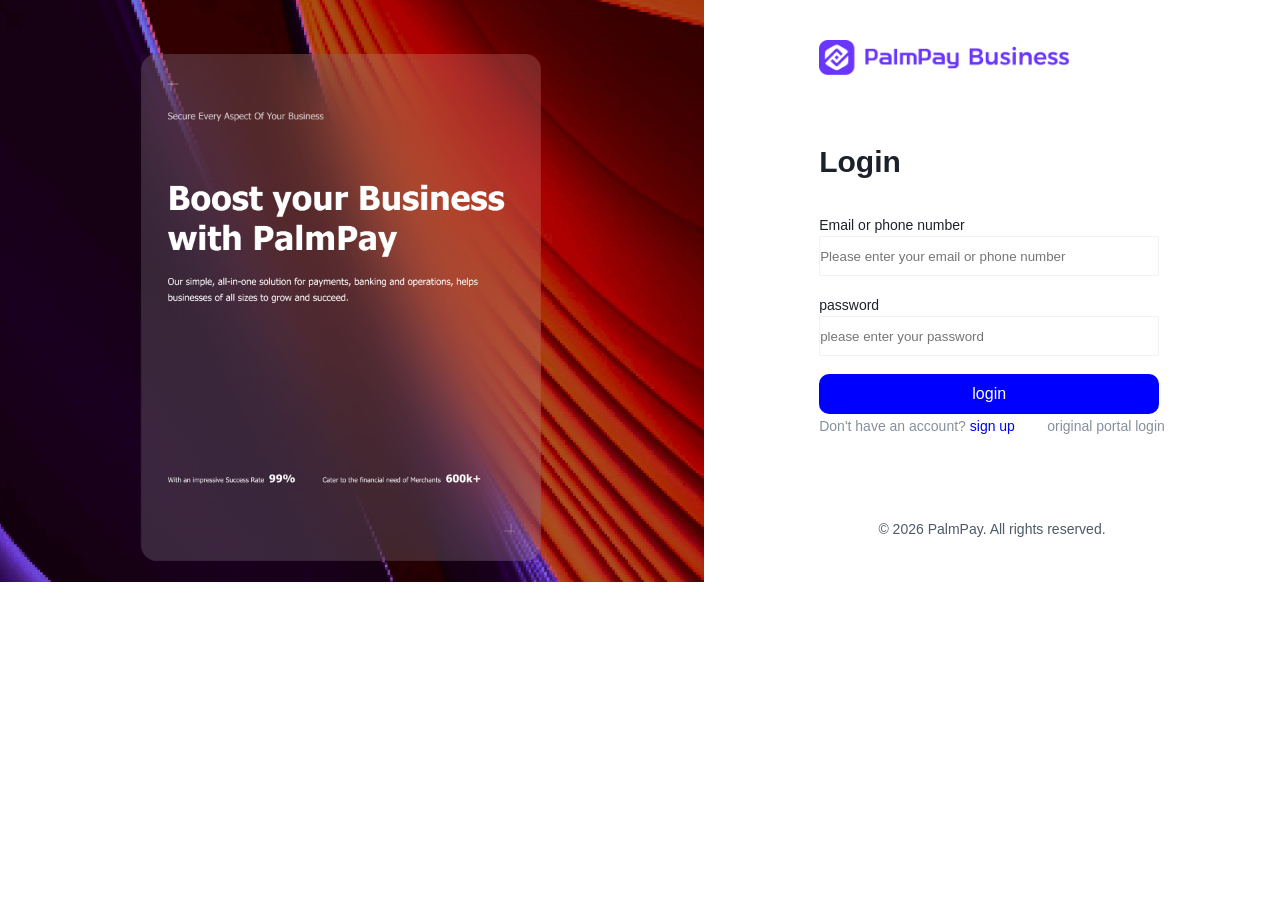
<file: login.html>
<!DOCTYPE html>
<html lang="en">

<head>
    <meta charset="UTF-8">
    <meta name="viewport" content="width=device-width, initial-scale=1.0">
    <title>login page</title>
     <link rel="shortcut icon" href="MULTIMEDIA/newwwwwww.png" type="image/x-icon">
    <link rel="stylesheet" href="CSS/login.css">

</head>

<body>
    <div class="allllllllll">
        <section>
            <div class="inside">
                <img src="MULTIMEDIA/bg349ef3360-6910-41.png" alt="">
            </div>
        </section>
        <aside>
            <div class="all-aside">
                <a href="index.html"><img src="MULTIMEDIA/logoad9f2b6e-f844-42.png" alt=""></a>
                <h2>Login</h2>
                <label for="Email or phone number">Email or phone number</label> <br> 
                <input type="Email or phone number" id="Email or phone number" placeholder="Please enter your email or phone number"> <br> <br>

                <label for="password">password</label><br>
                <input type="password" id="password" placeholder="please enter your password"><br> <br>

                <button>login</button> <br>
                <div class="p-allll">
                    <p>Don't have an account? <span style="color: blue;">sign up</span></p>
                    <p><u>original portal login</u></p>

                    
                </div>
                <h5>© 2026 PalmPay. All rights reserved.</h5>
            </div>
        </aside>
    </div>
</body>

</html>
</file>
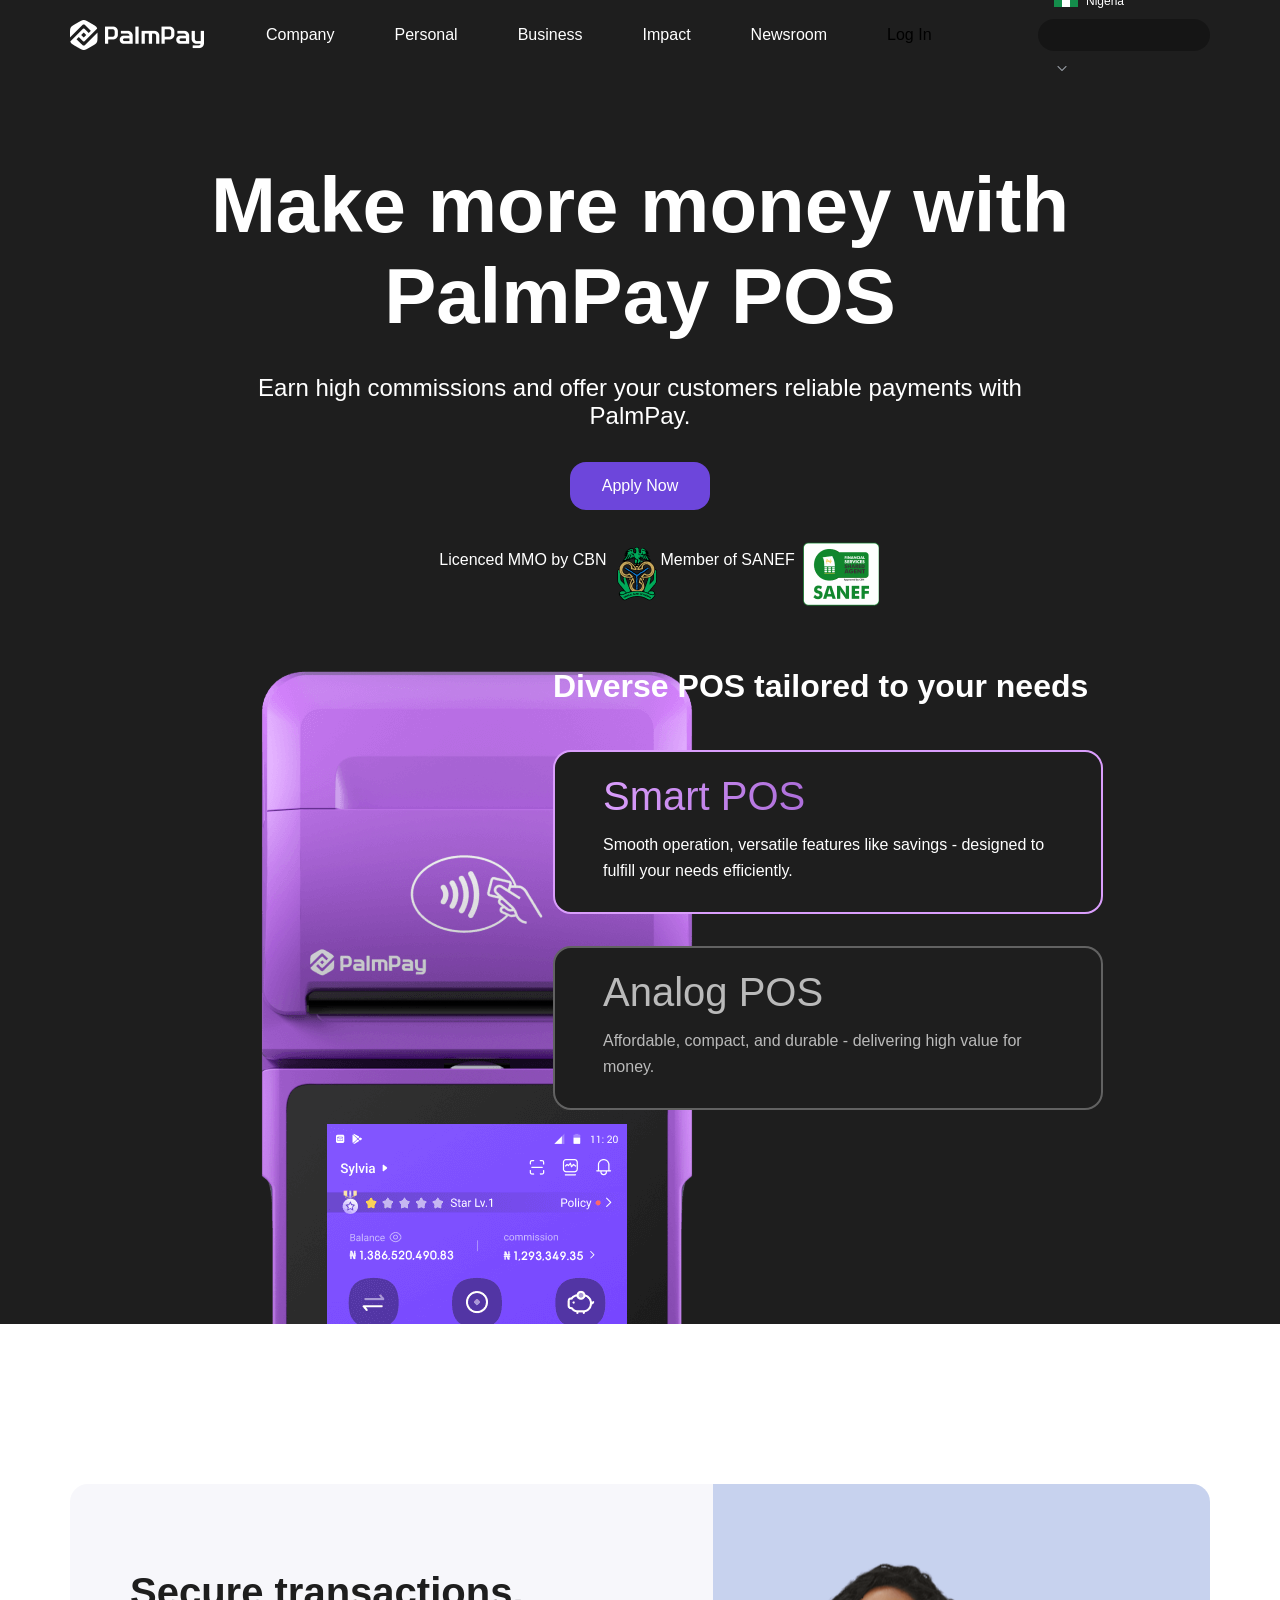
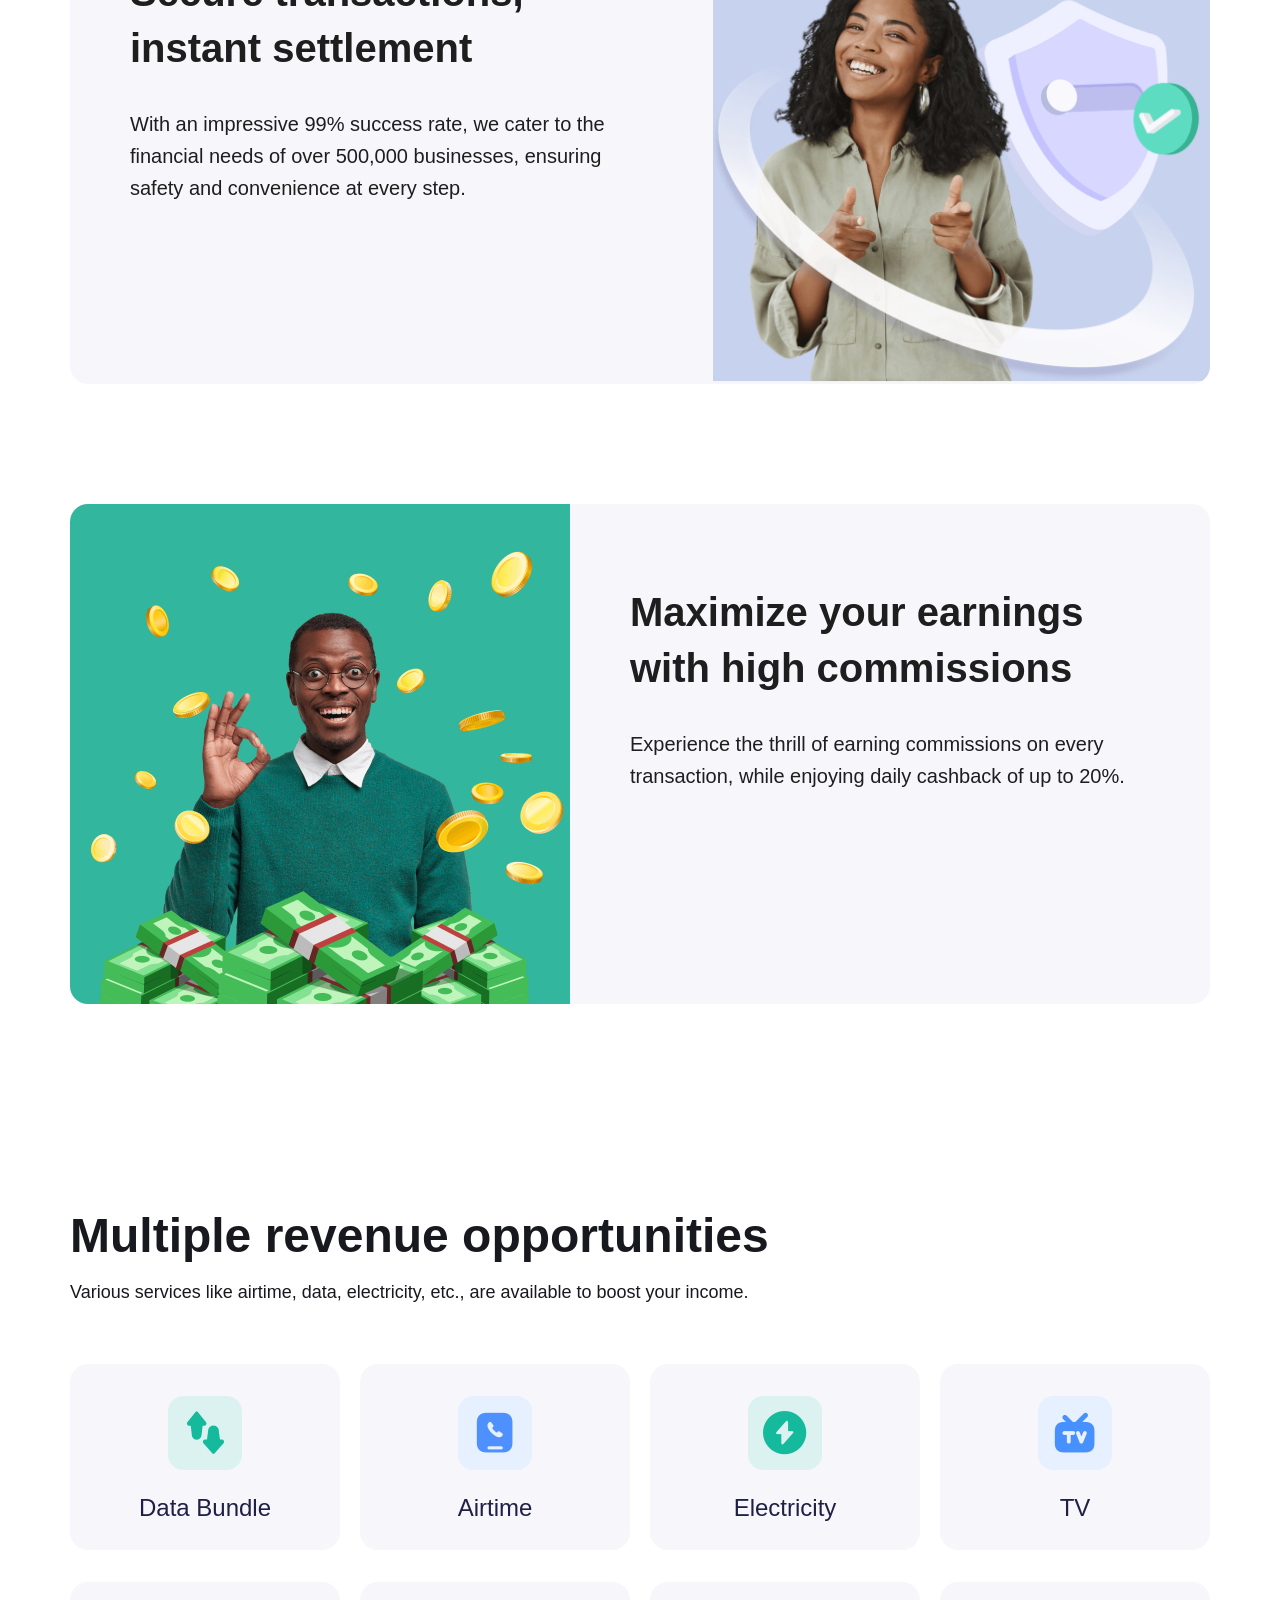
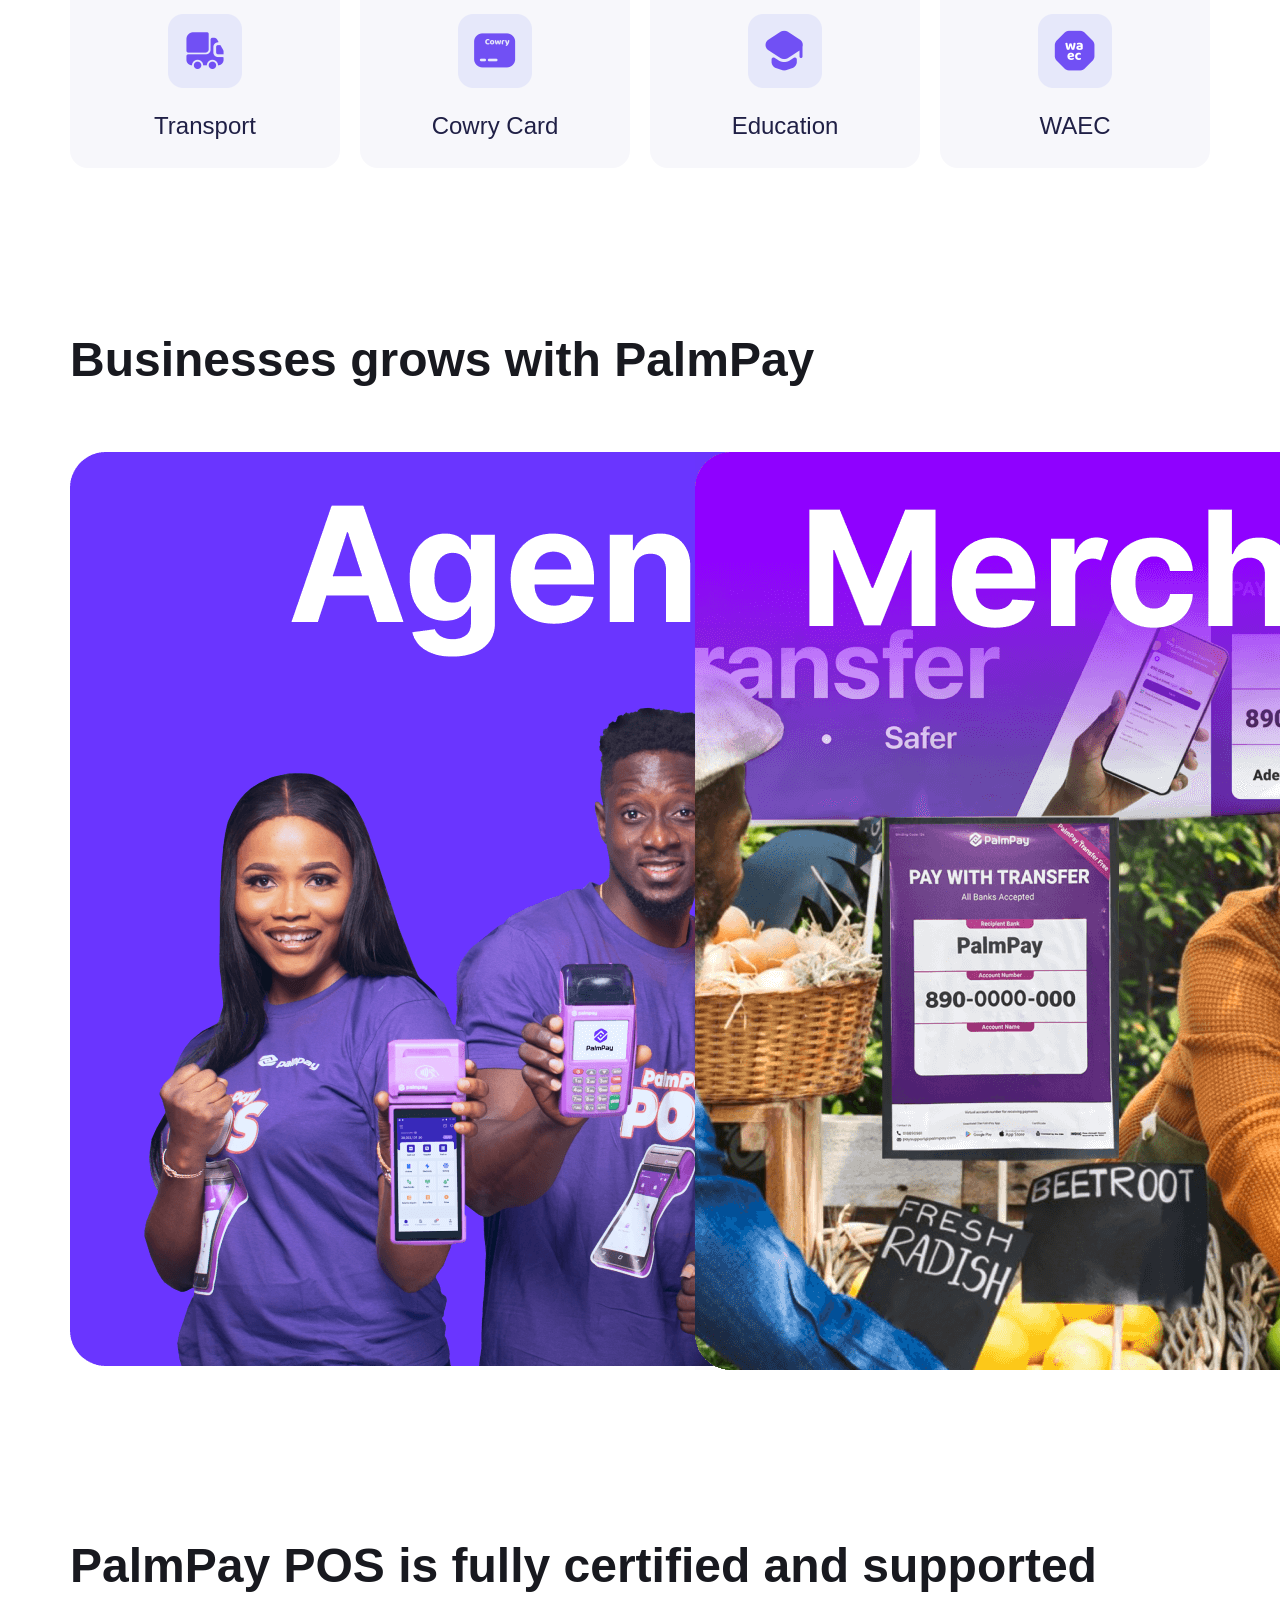
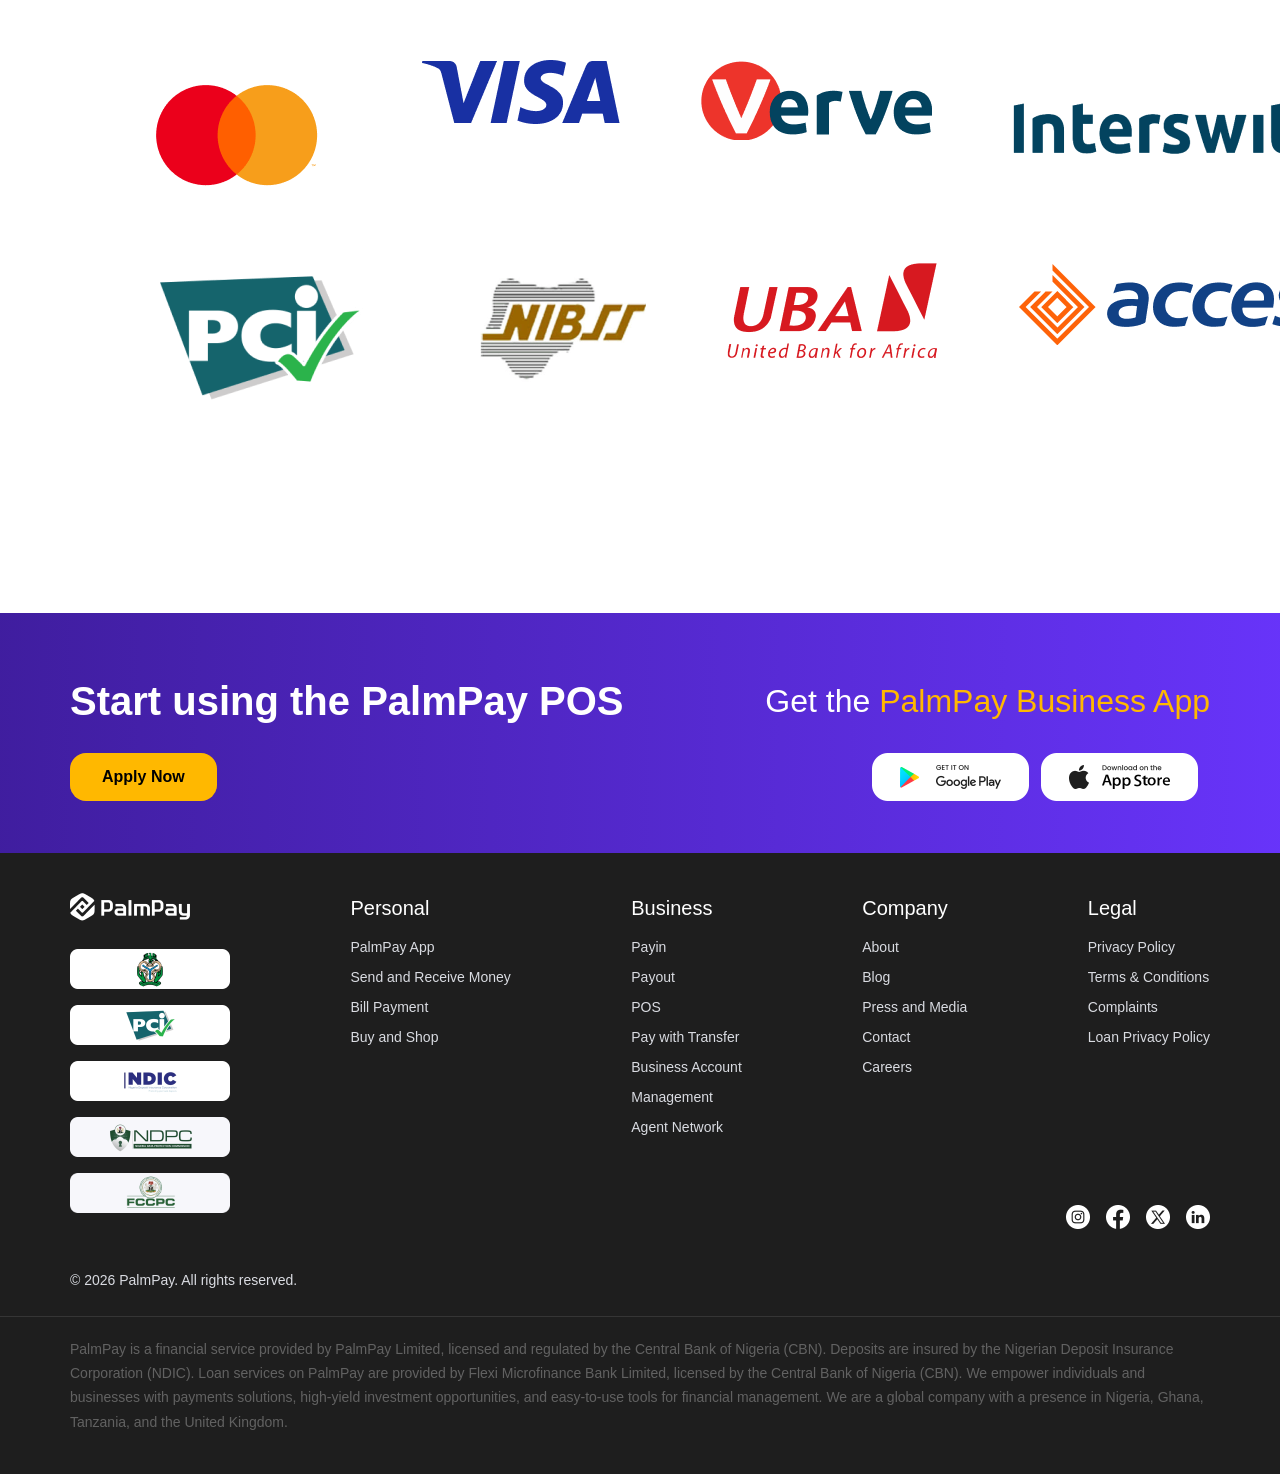
<file: MULTIMEDIA/black terminal.html>
<!DOCTYPE html>
<!-- saved from url=(0037)https://www.palmpay.com/business/pos/ -->
<html><head><meta http-equiv="Content-Type" content="text/html; charset=UTF-8"><link rel="preload" href="./black terminal_files/0sbb0tg55on20.css" as="style"><link rel="preload" href="./black terminal_files/04nw7ppp~89ts.css" as="style"><link rel="stylesheet" href="./black terminal_files/0sbb0tg55on20.css" data-n-g=""><link rel="stylesheet" href="./black terminal_files/04nw7ppp~89ts.css" data-n-p=""><noscript data-n-css=""></noscript><script src="./black terminal_files/0xufsg4jd~ru..js.download" defer=""></script><script src="./black terminal_files/051z~m-pit5ka.js.download" defer=""></script><script src="./black terminal_files/0thzr_0unxp37.js.download" defer=""></script><script src="./black terminal_files/094akei.fyvi-.js.download" defer=""></script><script src="./black terminal_files/0ii0gf~nsjmj0.js.download" defer=""></script><script src="./black terminal_files/turbopack-0u7c7.9niw6w8.js.download" defer=""></script><script src="./black terminal_files/0nu4sr3trkxso.js.download" defer=""></script><script src="./black terminal_files/0fs30y-38ot-1.js.download" defer=""></script><script src="./black terminal_files/0vx.wzb4378xx.js.download" defer=""></script><script src="./black terminal_files/turbopack-0mtc5pghanms3.js.download" defer=""></script><script src="./black terminal_files/_buildManifest.js.download" defer=""></script><script src="./black terminal_files/_ssgManifest.js.download" defer=""></script><script src="./black terminal_files/_clientMiddlewareManifest.js.download" defer=""></script><script src="./black terminal_files/0z_wj3mh1x5x0.js.download"></script><script src="./black terminal_files/0wl5v8w8n5a_o.js.download"></script><link rel="stylesheet" href="./black terminal_files/0bq5y5f5~5~n9.css"><link rel="stylesheet" href="./black terminal_files/0ye~jnqwel84f.css"><link rel="stylesheet" href="./black terminal_files/072a-ptkrrt0g.css"><script src="./black terminal_files/0f~ph2_z461xy.js.download"></script><link rel="stylesheet" href="./black terminal_files/0t609cw1zcjdt.css"><script src="./black terminal_files/0ewl5obj85odl.js.download"></script><link rel="stylesheet" href="./black terminal_files/0k1v7wayf7exc.css"><link rel="stylesheet" href="./black terminal_files/0j8i55kf-v7xp.css"><script src="./black terminal_files/0f3_.jq2hm37b.js.download"></script><script src="./black terminal_files/0yriphh83ld13.js.download"></script><link rel="stylesheet" href="./black terminal_files/0_kk1o3awz-e1.css"><title>PalmPay | Say yes to more</title><script src="./black terminal_files/04fc_61zmofgz.js.download"></script><script src="./black terminal_files/0ofzg5x1j59y0.js.download"></script><script src="./black terminal_files/0bt0p7~xjz00v.js.download"></script><link rel="stylesheet" href="./black terminal_files/13gt~w~ic7mpz.css"><style data-styled="active" data-styled-version="6.4.0"></style><script src="./black terminal_files/0t5wp-6-pmq-e.js.download"></script><script src="./black terminal_files/turbopack-11.m-52u162-n.js.download"></script><link as="script" rel="prefetch" href="./black terminal_files/0pn~wwmf-4gpu.js.download"><link rel="stylesheet" href="./black terminal_files/0g_1qa06ilxft.css"><script src="./black terminal_files/17l1jrf5m8ohm.js.download"></script><link rel="stylesheet" href="./black terminal_files/0c6uj.77b6k-r.css"><script src="./black terminal_files/0whu1obenn2cl.js.download"></script><link rel="stylesheet" href="./black terminal_files/17txp8bw7dvkl.css"><script src="./black terminal_files/0_4lk8c.~z10~.js.download"></script><script src="./black terminal_files/120j7hn8~cdu2.js.download"></script><script type="text/javascript" async="" src="./black terminal_files/f.txt"></script><script attributionsrc="" type="text/javascript" async="" src="./black terminal_files/f(1).txt"></script><script src="./black terminal_files/0eahh47ya-1k3.js.download"></script><script src="./black terminal_files/turbopack-0993tz72j.a1a.js.download"></script><script src="./black terminal_files/09o7uzig9v5y6.js.download"></script><script src="./black terminal_files/turbopack-02-i~o4ci5f7p.js.download"></script><script src="./black terminal_files/0hc-3wk880i4g.js.download"></script><link rel="stylesheet" href="./black terminal_files/0q.upy_klxakb.css"><script src="./black terminal_files/0c-0-5qirst60.js.download"></script><link rel="stylesheet" href="./black terminal_files/0-..reb096boj.css"><script src="./black terminal_files/0ikmcia-ube4e.js.download"></script><link rel="stylesheet" href="./black terminal_files/0b63v5x7ef.lt.css"><script src="./black terminal_files/0xss5-n-zb7zi.js.download"></script><meta name="google-site-verification" content="G-mOR9HzOfsQPKuwsF3Y5yyf0EwzRpsT60dkrhblV5E" data-next-head=""><meta name="viewport" content="initial-scale=1, maximum-scale=1, user-scalable=no, width=device-width" data-next-head=""><meta property="og:title" content="PalmPay | Say yes to more" data-next-head=""><meta property="og:description" content="Seamlessly send and receive money, effortlessly pay your bills, shop anywhere with ease, and take full control of your finances - all in PalmPay" data-next-head=""><link href="./black terminal_files/css2" rel="stylesheet" data-next-head=""><link rel="canonical" href="https://www.palmpay.com/" data-baseprotocol="https:" data-basehost="www.palmpay.com/" data-next-head=""><link rel="icon" href="https://www.palmpay.com/favicon.ico" data-next-head=""><link rel="preconnect" href="https://fonts.googleapis.com/" data-next-head=""><link rel="preconnect" href="https://fonts.gstatic.com/" data-next-head=""><link href="./black terminal_files/css2" rel="stylesheet" data-next-head=""><link rel="preconnect" href="https://fonts.googleapis.com/" data-next-head=""><link rel="preconnect" href="https://fonts.gstatic.com/" data-next-head=""><link href="./black terminal_files/css2(1)" rel="stylesheet" data-next-head=""><link rel="stylesheet" href="./black terminal_files/12fnc-rjdp1xh.css"><script src="./black terminal_files/0fa.895r0gmww.js.download"></script><script src="./black terminal_files/0s.ulie365fk9.js.download"></script><script src="./black terminal_files/0pccd45zzqdvm.js.download"></script><link rel="stylesheet" href="./black terminal_files/01t9z7~ru.q9-.css"><script src="./black terminal_files/155__4y~3io.x.js.download"></script><script src="./black terminal_files/0uuex5jfhew.~.js.download"></script><script src="./black terminal_files/17ungl4rvipjf.js.download"></script><script src="./black terminal_files/0zw74sbnj.ers.js.download"></script><script attributionsrc="" type="text/javascript" async="" src="./black terminal_files/f(2).txt"></script><script attributionsrc="" type="text/javascript" async="" src="./black terminal_files/f(3).txt"></script><script attributionsrc="" type="text/javascript" async="" src="./black terminal_files/f(4).txt"></script><script attributionsrc="" type="text/javascript" async="" src="./black terminal_files/f(5).txt"></script><script attributionsrc="" type="text/javascript" async="" src="./black terminal_files/f(6).txt"></script><link as="script" rel="prefetch" href="https://www.palmpay.com/_next/static/chunks/0wdjbu~tgo~.1.js"></head><body><div id="__next"><div class="pcNavBar-module-scss-module__R9hZEq__navbarWrapper bgBlack"><div class="pcNavBar-module-scss-module__R9hZEq__navbarContainer"><div class="pcNavBar-module-scss-module__R9hZEq__logoWrapper" data-log="{&quot;id&quot;:&quot;Logo&quot;,&quot;name&quot;:&quot;Logo&quot;,&quot;type&quot;:&quot;Icon&quot;}"><a href="https://www.palmpay.com/ng/index/"><img alt="" loading="lazy" width="136" height="32" decoding="async" data-nimg="1" src="./black terminal_files/logoWhite.07v5zy-qy62ju.png" style="color: transparent;"></a></div><div class="pcNavBar-module-scss-module__R9hZEq__menuWrapper"><div class="pcNavBar-module-scss-module__R9hZEq__menuItem colorWhite">Company</div><div class="pcNavBar-module-scss-module__R9hZEq__menuItem colorWhite">Personal</div><div class="pcNavBar-module-scss-module__R9hZEq__menuItem colorWhite">Business</div><div class="pcNavBar-module-scss-module__R9hZEq__menuItem colorWhite">Impact</div><div class="pcNavBar-module-scss-module__R9hZEq__menuItem colorWhite">Newsroom</div></div><span class="sc-jSFhYz jiRjdu">Log In</span><div class="pcNavBar-module-scss-module__R9hZEq__countryWrapper pcNavBar-module-scss-module__R9hZEq__countryBgBlack"><div style="position: relative;"><div class="pcNavBar-module-scss-module__R9hZEq__countryIcon"><img alt="" loading="lazy" width="24" height="16" decoding="async" data-nimg="1" src="./black terminal_files/NG.png" style="color: transparent;"></div><div class="pcNavBar-module-scss-module__R9hZEq__countryName colorWhite">Nigeria</div><div class="sc-gKzYWW bWaJDK"><img alt="" loading="lazy" width="16" height="16" decoding="async" data-nimg="1" src="./black terminal_files/Frame.0mx3a2dj71q2l.png" style="color: transparent;"></div></div></div></div></div><div class="layoutMain"><main><div class="index-module-scss-module__FAYFUq__topCard"><div class="index-module-scss-module__FAYFUq__title">Make more money with PalmPay POS</div><div class="index-module-scss-module__FAYFUq__desc">Earn high commissions and offer your customers reliable payments with PalmPay.</div><div class="index-module-scss-module__0IBqaW__buttonWrapper index-module-scss-module__FAYFUq__btnApply">Apply Now</div><div class="index-module-scss-module__FAYFUq__organizeWrapper"><div class="index-module-scss-module__FAYFUq__cell">Licenced MMO by CBN</div><div class="index-module-scss-module__FAYFUq__bankLogo"><img alt="" loading="lazy" width="44" height="56" decoding="async" data-nimg="1" src="./black terminal_files/CentralBank.01w~x.divd9bb.png" style="color: transparent;"></div><div class="index-module-scss-module__FAYFUq__cell">Member of SANEF</div><div class="index-module-scss-module__FAYFUq__sanefLogo"><img alt="" loading="lazy" width="76" height="64" decoding="async" data-nimg="1" src="./black terminal_files/SANEF.11iyoqf~.n6v5.png" style="color: transparent;"></div></div><div class="index-module-scss-module__FAYFUq__cardBox"><div class="index-module-scss-module__FAYFUq__posImage"><img alt="" loading="lazy" width="600" height="1160" decoding="async" data-nimg="1" src="./black terminal_files/SmartPOS.15iw7kzk43vfv.png" style="color: transparent;"></div><div class="index-module-scss-module__FAYFUq__posInfo"><div class="index-module-scss-module__FAYFUq__posTitle">Diverse POS tailored to your needs</div><div class="index-module-scss-module__FAYFUq__posCard"><div class="index-module-scss-module__FAYFUq__cardTitle index-module-scss-module__FAYFUq__purple">Smart POS</div><div class="index-module-scss-module__FAYFUq__cardDesc">Smooth operation, versatile features like savings - designed to fulfill your needs efficiently.</div></div><div class="index-module-scss-module__FAYFUq__posCard index-module-scss-module__FAYFUq__disabledCard"><div class="index-module-scss-module__FAYFUq__cardTitle index-module-scss-module__FAYFUq__disabled">Analog POS</div><div class="index-module-scss-module__FAYFUq__cardDesc index-module-scss-module__FAYFUq__disabled">Affordable, compact, and durable - delivering high value for money.</div></div></div></div></div><div class="index-module-scss-module__jTLzKa__middleCard"><div class="index-module-scss-module__RlFcdG__cardWrapper undefined"><div class="index-module-scss-module__RlFcdG__cardContent undefined"><div class="index-module-scss-module__RlFcdG__cardTitle undefined">Secure transactions, </div><div class="index-module-scss-module__RlFcdG__cardTitle undefined">instant settlement</div><div class="index-module-scss-module__RlFcdG__cardParagraph undefined">With an impressive 99% success rate, we cater to the financial needs of over 500,000 businesses, ensuring safety and convenience at every step.</div></div><div class="index-module-scss-module__RlFcdG__cardImage undefined"><img alt="" loading="lazy" width="1006" height="1002" decoding="async" data-nimg="1" src="./black terminal_files/SecureTransactions.13u4b1z~zum-j.png" style="color: transparent;"></div></div><div class="index-module-scss-module__RlFcdG__cardWrapper mt120"><div class="index-module-scss-module__RlFcdG__cardImage undefined"><img alt="" loading="lazy" width="1000" height="1000" decoding="async" data-nimg="1" src="./black terminal_files/HighCommissions.0ly7.x2klcoq-.png" style="color: transparent;"></div><div class="index-module-scss-module__RlFcdG__cardContent undefined"><div class="index-module-scss-module__RlFcdG__cardTitle undefined">Maximize your earnings</div><div class="index-module-scss-module__RlFcdG__cardTitle undefined">with high commissions</div><div class="index-module-scss-module__RlFcdG__cardParagraph undefined">Experience the thrill of earning commissions on every transaction, while enjoying daily cashback of up to 20%.</div></div></div><div class="index-module-scss-module__jTLzKa__title">Multiple revenue opportunities</div><div class="index-module-scss-module__jTLzKa__desc">Various services like airtime, data, electricity, etc., are available to boost your income.</div><div class="index-module-scss-module__Wy1c0G__serviceWrapper undefined"><div class="index-module-scss-module__Wy1c0G__productItem"><div class="index-module-scss-module__Wy1c0G__productLogo"><img alt="" loading="lazy" width="148" height="148" decoding="async" data-nimg="1" src="./black terminal_files/DataBundle.160g~uu_l0tb1.png" style="color: transparent;"></div><div class="index-module-scss-module__Wy1c0G__productTitle">Data Bundle</div></div><div class="index-module-scss-module__Wy1c0G__productItem"><div class="index-module-scss-module__Wy1c0G__productLogo"><img alt="" loading="lazy" width="148" height="148" decoding="async" data-nimg="1" src="./black terminal_files/Airtime.11qimgilqw~ld.png" style="color: transparent;"></div><div class="index-module-scss-module__Wy1c0G__productTitle">Airtime</div></div><div class="index-module-scss-module__Wy1c0G__productItem"><div class="index-module-scss-module__Wy1c0G__productLogo"><img alt="" loading="lazy" width="148" height="148" decoding="async" data-nimg="1" src="./black terminal_files/Electricity.04jefpx8wnrw1.png" style="color: transparent;"></div><div class="index-module-scss-module__Wy1c0G__productTitle">Electricity</div></div><div class="index-module-scss-module__Wy1c0G__productItem"><div class="index-module-scss-module__Wy1c0G__productLogo"><img alt="" loading="lazy" width="148" height="148" decoding="async" data-nimg="1" src="./black terminal_files/TV.0gwq.s2de2f-e.png" style="color: transparent;"></div><div class="index-module-scss-module__Wy1c0G__productTitle">TV</div></div><div class="index-module-scss-module__Wy1c0G__productItem"><div class="index-module-scss-module__Wy1c0G__productLogo"><img alt="" loading="lazy" width="148" height="148" decoding="async" data-nimg="1" src="./black terminal_files/Transport.04fgy51-v64ed.png" style="color: transparent;"></div><div class="index-module-scss-module__Wy1c0G__productTitle">Transport</div></div><div class="index-module-scss-module__Wy1c0G__productItem"><div class="index-module-scss-module__Wy1c0G__productLogo"><img alt="" loading="lazy" width="148" height="148" decoding="async" data-nimg="1" src="./black terminal_files/CowryCard.0~cb7a_dlwx09.png" style="color: transparent;"></div><div class="index-module-scss-module__Wy1c0G__productTitle">Cowry Card</div></div><div class="index-module-scss-module__Wy1c0G__productItem"><div class="index-module-scss-module__Wy1c0G__productLogo"><img alt="" loading="lazy" width="148" height="148" decoding="async" data-nimg="1" src="./black terminal_files/Education.0q9ntvpmp.kgs.png" style="color: transparent;"></div><div class="index-module-scss-module__Wy1c0G__productTitle">Education</div></div><div class="index-module-scss-module__Wy1c0G__productItem"><div class="index-module-scss-module__Wy1c0G__productLogo"><img alt="" loading="lazy" width="148" height="148" decoding="async" data-nimg="1" src="./black terminal_files/WAEC.0slxz-t-6spfw.png" style="color: transparent;"></div><div class="index-module-scss-module__Wy1c0G__productTitle">WAEC</div></div></div></div><div class="index-module-scss-module__pWDPxW__bottomCard"><div class="index-module-scss-module__pWDPxW__title">Businesses grows with PalmPay</div><div class="index-module-scss-module__pWDPxW__imageBox"><div class="index-module-scss-module__pWDPxW__imageWrapper"><img alt="" loading="lazy" width="1030" height="914" decoding="async" data-nimg="1" src="./black terminal_files/Agents.0mfajve_mufff.png" style="color: transparent;"></div><div class="index-module-scss-module__pWDPxW__imageWrapper"><img alt="" loading="lazy" width="1030" height="918" decoding="async" data-nimg="1" src="./black terminal_files/Merchants.0w4fdkuxwy-fy.png" style="color: transparent;"></div></div><div class="index-module-scss-module__pWDPxW__title mt160">PalmPay POS is fully certified and supported</div><div class="index-module-scss-module__pWDPxW__partnerBox"><div class="index-module-scss-module__pWDPxW__partnerListBox"><div class="index-module-scss-module__pWDPxW__logoWrapper"><img alt="" loading="lazy" width="212" height="151" decoding="async" data-nimg="1" src="./black terminal_files/Partner1.0~t01p1-q-85l.png" style="color: transparent;"></div><div class="index-module-scss-module__pWDPxW__logoWrapper"><img alt="" loading="lazy" width="198" height="64" decoding="async" data-nimg="1" src="./black terminal_files/Partner2.0cy3nvh7zkgoo.png" style="color: transparent;"></div><div class="index-module-scss-module__pWDPxW__logoWrapper"><img alt="" loading="lazy" width="232" height="80" decoding="async" data-nimg="1" src="./black terminal_files/Partner3.0~n6e-fbz2ayq.png" style="color: transparent;"></div><div class="index-module-scss-module__pWDPxW__logoWrapper"><img alt="" loading="lazy" width="443" height="122" decoding="async" data-nimg="1" src="./black terminal_files/Partner4.06l03_xy-5vfe.png" style="color: transparent;"></div><div class="index-module-scss-module__pWDPxW__logoWrapper"><img alt="" loading="lazy" width="98" height="130" decoding="async" data-nimg="1" src="./black terminal_files/Partner5.0s9~0pi4ke8yn.png" style="color: transparent;"></div></div><div class="index-module-scss-module__pWDPxW__partnerListBox"><div class="index-module-scss-module__pWDPxW__logoWrapper"><img alt="" loading="lazy" width="255" height="142" decoding="async" data-nimg="1" src="./black terminal_files/Partner6.0m23to3dax~5z.png" style="color: transparent;"></div><div class="index-module-scss-module__pWDPxW__logoWrapper"><img alt="" loading="lazy" width="181" height="135" decoding="async" data-nimg="1" src="./black terminal_files/Partner7.10katph9_h6j_.png" style="color: transparent;"></div><div class="index-module-scss-module__pWDPxW__logoWrapper"><img alt="" loading="lazy" width="211" height="95" decoding="async" data-nimg="1" src="./black terminal_files/Partner8.0hjafi0g9v6z1.png" style="color: transparent;"></div><div class="index-module-scss-module__pWDPxW__logoWrapper"><img alt="" loading="lazy" width="331" height="82" decoding="async" data-nimg="1" src="./black terminal_files/Partner9.189.ehgm38sfy.png" style="color: transparent;"></div><div class="index-module-scss-module__pWDPxW__logoWrapper"><img alt="" loading="lazy" width="138" height="116" decoding="async" data-nimg="1" src="./black terminal_files/Partner10.005psjr.z9oj1.png" style="color: transparent;"></div></div></div></div></main></div><footer id="palmpay_footer" class="index-module-scss-module__bCOKRa__footerWrapper"><div class="index-module-scss-module__bCOKRa__businessFooter undefined"><div class="index-module-scss-module__bCOKRa__left"><div class="index-module-scss-module__bCOKRa__title">Start using the PalmPay POS</div><div class="index-module-scss-module__0IBqaW__buttonWrapper index-module-scss-module__bCOKRa__btnApply">Apply Now</div></div><div class="index-module-scss-module__bCOKRa__right"><div class="index-module-scss-module__bCOKRa__title">Get the <span>PalmPay Business App</span></div><div class="index-module-scss-module__GQU0eW__downloadWrapper index-module-scss-module__bCOKRa__downloadApp"><div class="index-module-scss-module__GQU0eW__storeWrapper"><a class="index-module-scss-module__GQU0eW__downloadBox" href="https://play.google.com/store/apps/details?id=com.transsnet.palmpartner&amp;hl=en_US&amp;gl=US" target="_blank" rel="noreferrer" data-log="{&quot;id&quot;:&quot;Google Play&quot;,&quot;name&quot;:&quot;Google Play&quot;,&quot;type&quot;:&quot;Button&quot;}"><img alt="" loading="lazy" width="314" height="96" decoding="async" data-nimg="1" src="./black terminal_files/googlePlay.10a42l7j6egjk.png" style="color: transparent;"></a><a class="index-module-scss-module__GQU0eW__downloadBox" href="https://apps.apple.com/us/app/id1495013833" target="_blank" rel="noreferrer" data-log="{&quot;id&quot;:&quot;App Store&quot;,&quot;name&quot;:&quot;App Store&quot;,&quot;type&quot;:&quot;Button&quot;}"><img alt="" loading="lazy" width="314" height="96" decoding="async" data-nimg="1" src="./black terminal_files/appStore.13rh-5r8ebl.b.png" style="color: transparent;"></a></div></div></div></div><div class="index-module-scss-module__bCOKRa__footerContent"><div class="index-module-scss-module__bCOKRa__linkWrapper"><div class="index-module-scss-module__bCOKRa__linkBox"><div class="index-module-scss-module__bCOKRa__logo"><img alt="" loading="lazy" width="120" height="32" decoding="async" data-nimg="1" src="./black terminal_files/logoLight.03t~axsww.wio.png" style="color: transparent;"></div><div class="index-module-scss-module__bCOKRa__bankItem"><img alt="" loading="lazy" width="160" height="40" decoding="async" data-nimg="1" src="./black terminal_files/centralBank.06l989er.04u6.png" style="color: transparent;"></div><div class="index-module-scss-module__bCOKRa__bankItem"><img alt="" loading="lazy" width="160" height="40" decoding="async" data-nimg="1" src="./black terminal_files/PCI.0w5q6fm.2bxmb.png" style="color: transparent;"></div><div class="index-module-scss-module__bCOKRa__bankItem"><img alt="" loading="lazy" width="160" height="40" decoding="async" data-nimg="1" src="./black terminal_files/NDIC.0bs_dau9n0-75.png" style="color: transparent;"></div><div class="index-module-scss-module__bCOKRa__bankItem"><img alt="" loading="lazy" width="160" height="40" decoding="async" data-nimg="1" src="./black terminal_files/NDPC.0154fag4w-0ns.png" style="color: transparent;"></div><div class="index-module-scss-module__bCOKRa__bankItem"><img alt="" loading="lazy" width="160" height="40" decoding="async" data-nimg="1" src="./black terminal_files/fccpc.0y3b.s2nlhbue.png" style="color: transparent;"></div></div><div class="index-module-scss-module__bCOKRa__linkBox"><div class="index-module-scss-module__bCOKRa__title">Personal</div><div class="index-module-scss-module__bCOKRa__linkItem">PalmPay App</div><div class="index-module-scss-module__bCOKRa__linkItem">Send and Receive Money</div><div class="index-module-scss-module__bCOKRa__linkItem">Bill Payment</div><div class="index-module-scss-module__bCOKRa__linkItem">Buy and Shop</div></div><div class="index-module-scss-module__bCOKRa__linkBox"><div class="index-module-scss-module__bCOKRa__title">Business</div><div class="index-module-scss-module__bCOKRa__linkItem">Payin</div><div class="index-module-scss-module__bCOKRa__linkItem">Payout</div><div class="index-module-scss-module__bCOKRa__linkItem">POS</div><div class="index-module-scss-module__bCOKRa__linkItem">Pay with Transfer</div><div class="index-module-scss-module__bCOKRa__linkItem">Business Account</div><div class="index-module-scss-module__bCOKRa__linkItem">Management</div><div class="index-module-scss-module__bCOKRa__linkItem">Agent Network</div></div><div class="index-module-scss-module__bCOKRa__linkBox"><div class="index-module-scss-module__bCOKRa__title">Company</div><div class="index-module-scss-module__bCOKRa__linkItem">About</div><div class="index-module-scss-module__bCOKRa__linkItem">Blog</div><div class="index-module-scss-module__bCOKRa__linkItem">Press and Media</div><div class="index-module-scss-module__bCOKRa__linkItem">Contact</div><div class="index-module-scss-module__bCOKRa__linkItem">Careers</div></div><div class="index-module-scss-module__bCOKRa__linkBox"><div class="index-module-scss-module__bCOKRa__title">Legal</div><div class="index-module-scss-module__bCOKRa__linkItem">Privacy Policy</div><div class="index-module-scss-module__bCOKRa__linkItem">Terms &amp; Conditions</div><div class="index-module-scss-module__bCOKRa__linkItem">Complaints</div><div class="index-module-scss-module__bCOKRa__linkItem">Loan Privacy Policy</div></div></div><div class="index-module-scss-module__bCOKRa__socialWrapper"><a href="https://www.instagram.com/palmpayapp_ng/" target="_blank" rel="noreferrer"><div class="index-module-scss-module__bCOKRa__socialIcon"><img alt="" loading="lazy" width="24" height="24" decoding="async" data-nimg="1" src="./black terminal_files/Instagram.0qexvee4uptuz.png" style="color: transparent;"></div></a><a href="https://www.facebook.com/palmpayapp.ng" target="_blank" rel="noreferrer"><div class="index-module-scss-module__bCOKRa__socialIcon"><img alt="" loading="lazy" width="24" height="24" decoding="async" data-nimg="1" src="./black terminal_files/Facebook.0~6b8u1cml9r1.png" style="color: transparent;"></div></a><a href="https://twitter.com/palmpay_ng" target="_blank" rel="noreferrer"><div class="index-module-scss-module__bCOKRa__socialIcon"><img alt="" loading="lazy" width="24" height="24" decoding="async" data-nimg="1" src="./black terminal_files/XCorp.09ny3zlbgmy9r.png" style="color: transparent;"></div></a><a href="https://www.linkedin.com/palmpay/" target="_blank" rel="noreferrer"><div class="index-module-scss-module__bCOKRa__socialIcon"><img alt="" loading="lazy" width="24" height="24" decoding="async" data-nimg="1" src="./black terminal_files/LinkedIn.0cv9kyd6~li6..png" style="color: transparent;"></div></a></div></div><div class="index-module-scss-module__bCOKRa__footerBottom"><div class="index-module-scss-module__bCOKRa__rights">© 2026 PalmPay. All rights reserved.</div><div class="index-module-scss-module__bCOKRa__rightsDesc">PalmPay is a financial service provided by PalmPay Limited, licensed and regulated by the Central Bank of Nigeria (CBN). Deposits are insured by the Nigerian Deposit Insurance Corporation (NDIC). Loan services on PalmPay are provided by Flexi Microfinance Bank Limited, licensed by the Central Bank of Nigeria (CBN). We empower individuals and businesses with payments solutions, high-yield investment opportunities, and easy-to-use tools for financial management. We are a global company with a presence in Nigeria, Ghana, Tanzania, and the United Kingdom.</div></div><div class="index-module-scss-module__bCOKRa__iframe_container" style="display: none;"><h1 class="index-module-scss-module__bCOKRa__title"></h1><svg class="index-module-scss-module__bCOKRa__closeIcon" viewBox="0 0 1024 1024" version="1.1" xmlns="http://www.w3.org/2000/svg" p-id="2266" width="200" height="200"><path d="M831.633 244.006L765.925 178.3l-262.83 262.829-262.83-262.83-65.706 65.707 262.829 262.83-262.83 262.83 65.707 65.708 262.83-262.83 262.83 262.83 65.708-65.708-262.83-262.83z" p-id="2267"></path></svg><iframe class="index-module-scss-module__bCOKRa__iframe" src="./black terminal_files/saved_resource.html"></iframe></div></footer></div><script id="__NEXT_DATA__" type="application/json">{"props":{"pageProps":{}},"page":"/","query":{},"buildId":"QVXegtAIdAZDDCRh5g_OF","nextExport":true,"autoExport":true,"isFallback":false,"scriptLoader":[]}</script><next-route-announcer><p aria-live="assertive" id="__next-route-announcer__" role="alert" style="border: 0px; clip: rect(0px, 0px, 0px, 0px); height: 1px; margin: -1px; overflow: hidden; padding: 0px; position: absolute; top: 0px; width: 1px; white-space: nowrap; overflow-wrap: normal;">PalmPay | Say yes to more</p></next-route-announcer><script src="./black terminal_files/14_ossom6296f.js.download"></script><iframe allow="join-ad-interest-group" data-tagging-id="AW-11102508313" data-load-time="1781044983918" height="0" width="0" src="./black terminal_files/11102508313.html" style="display: none; visibility: hidden;"></iframe><iframe allow="join-ad-interest-group" data-tagging-id="AW-11102508313/NeeSCL7rmKEYEJmqi64p" data-load-time="1781045571811" height="0" width="0" src="./black terminal_files/11102508313(1).html" style="display: none; visibility: hidden;"></iframe><script src="./black terminal_files/googletagmanager.js.download"></script><script src="./black terminal_files/0pn~wwmf-4gpu.js.download"></script><script src="./black terminal_files/0eyer9p42gg7l.js.download"></script></body></html>
</file>
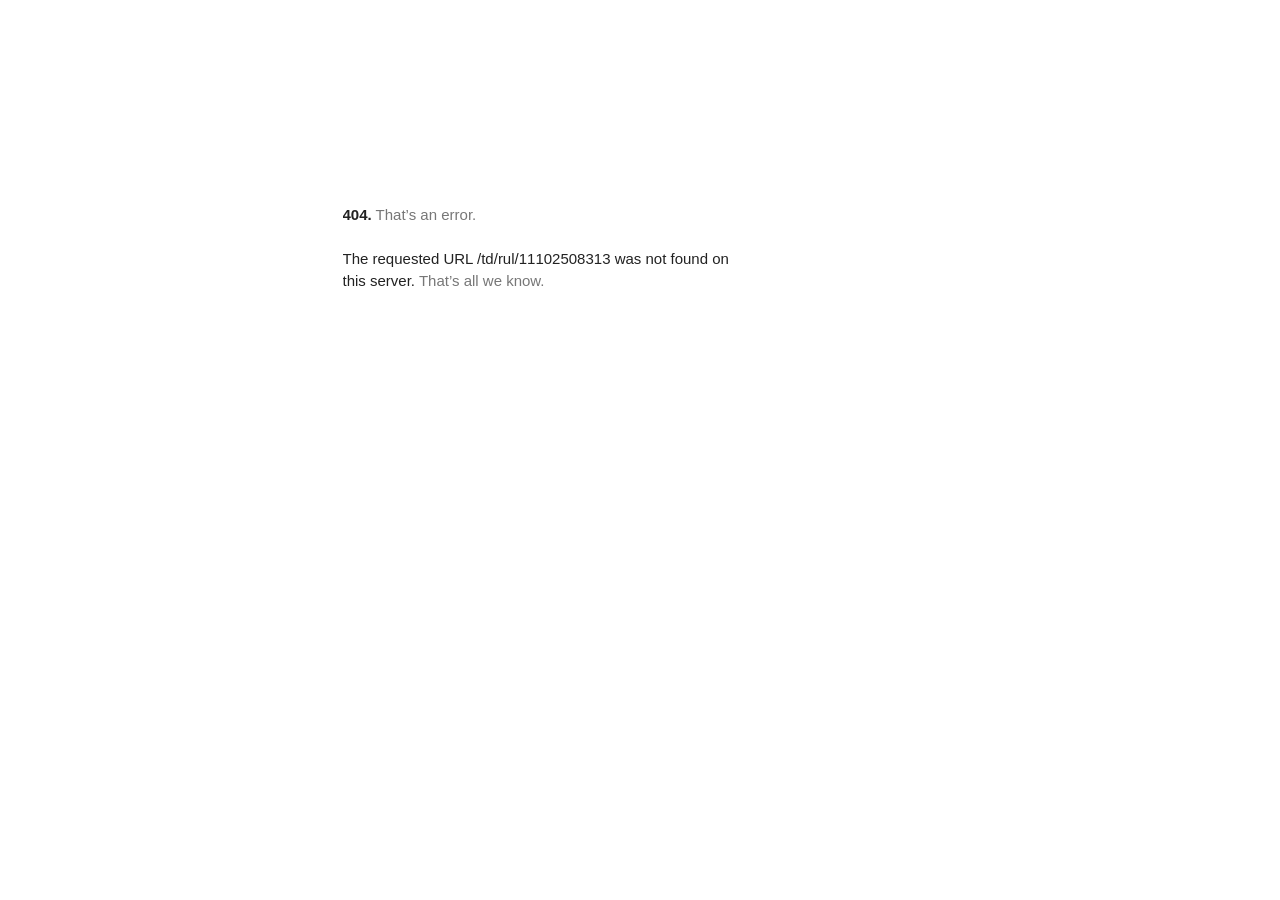
<file: MULTIMEDIA/black terminal_files/11102508313(1).html>
<!DOCTYPE html>
<!-- saved from url=(0561)https://td.doubleclick.net/td/rul/11102508313?random=1781045571808&cv=11&fst=1781045571808&fmt=3&bg=ffffff&guid=ON&async=1&gtm=45be35h0&u_w=1280&u_h=720&url=https%3A%2F%2Fwww.palmpay.com%2Fbusiness%2Fpos%2F&ref=https%3A%2F%2Fwww.google.com%2F&label=NeeSCL7rmKEYEJmqi64p&hn=www.googleadservices.com&frm=0&tiba=PalmPay%20%7C%20Say%20yes%20to%20more&capi=1&auid=2094942168.1779782581&fledge=1&uaa=x86&uab=64&uafvl=Google%2520Chrome%3B149.0.7827.54%7CChromium%3B149.0.7827.54%7CNot)A%253BBrand%3B24.0.0.0&uamb=0&uap=Windows&uapv=19.0.0&uaw=0&data=event%3Dconversion -->
<html lang="en"><head><meta http-equiv="Content-Type" content="text/html; charset=UTF-8">
  <meta name="viewport" content="initial-scale=1, minimum-scale=1, width=device-width">
  <title>Error 404 (Not Found)!!1</title>
  <style>
    *{margin:0;padding:0}html,code{font:15px/22px arial,sans-serif}html{background:#fff;color:#222;padding:15px}body{margin:7% auto 0;max-width:390px;min-height:180px;padding:30px 0 15px}* > body{background:url(//www.google.com/images/errors/robot.png) 100% 5px no-repeat;padding-right:205px}p{margin:11px 0 22px;overflow:hidden}ins{color:#777;text-decoration:none}a img{border:0}@media screen and (max-width:772px){body{background:none;margin-top:0;max-width:none;padding-right:0}}#logo{background:url(//www.google.com/images/branding/googlelogo/1x/googlelogo_color_150x54dp.png) no-repeat;margin-left:-5px}@media only screen and (min-resolution:192dpi){#logo{background:url(//www.google.com/images/branding/googlelogo/2x/googlelogo_color_150x54dp.png) no-repeat 0% 0%/100% 100%;-moz-border-image:url(//www.google.com/images/branding/googlelogo/2x/googlelogo_color_150x54dp.png) 0}}@media only screen and (-webkit-min-device-pixel-ratio:2){#logo{background:url(//www.google.com/images/branding/googlelogo/2x/googlelogo_color_150x54dp.png) no-repeat;-webkit-background-size:100% 100%}}#logo{display:inline-block;height:54px;width:150px}
  </style>
  </head><body><a href="https://www.google.com/"><span id="logo" aria-label="Google"></span></a>
  <p><b>404.</b> <ins>That’s an error.</ins>
  </p><p>The requested URL <code>/td/rul/11102508313</code> was not found on this server.  <ins>That’s all we know.</ins>
</p></body></html>
</file>
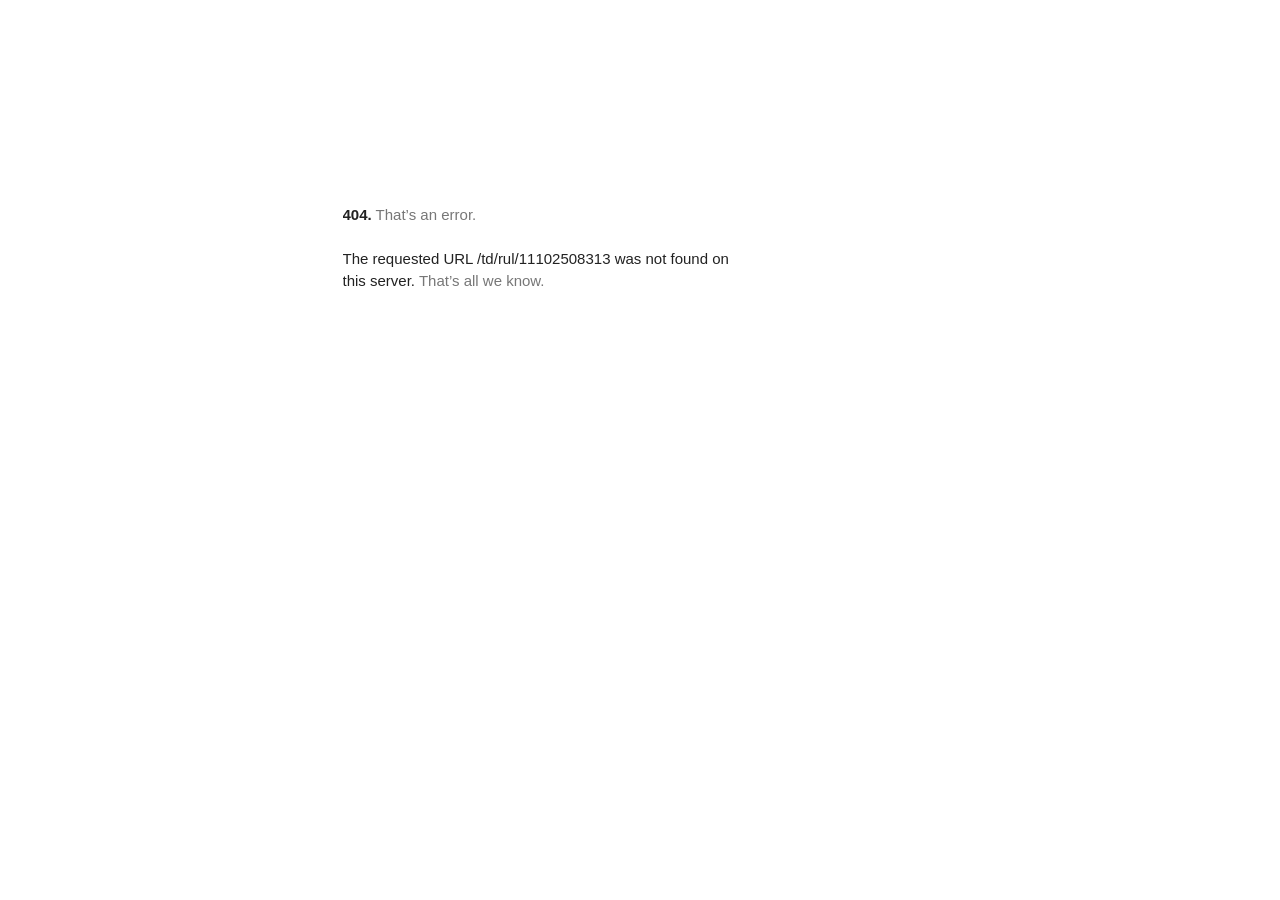
<file: MULTIMEDIA/black terminal_files/11102508313.html>
<!DOCTYPE html>
<!-- saved from url=(0373)https://td.doubleclick.net/td/rul/11102508313?random=1781044983892&cv=11&fst=1781044983892&fmt=3&bg=ffffff&guid=ON&async=1&gtm=45be35h0&u_w=1280&u_h=720&url=https%3A%2F%2Fwww.palmpay.com%2Fnigeria%2F&ref=https%3A%2F%2Fwww.google.com%2F&hn=www.googleadservices.com&frm=0&tiba=PalmPay%20%7C%20Say%20yes%20to%20more&auid=2094942168.1779782581&fledge=1&data=event%3Dgtag.config -->
<html lang="en"><head><meta http-equiv="Content-Type" content="text/html; charset=UTF-8">
  <meta name="viewport" content="initial-scale=1, minimum-scale=1, width=device-width">
  <title>Error 404 (Not Found)!!1</title>
  <style>
    *{margin:0;padding:0}html,code{font:15px/22px arial,sans-serif}html{background:#fff;color:#222;padding:15px}body{margin:7% auto 0;max-width:390px;min-height:180px;padding:30px 0 15px}* > body{background:url(//www.google.com/images/errors/robot.png) 100% 5px no-repeat;padding-right:205px}p{margin:11px 0 22px;overflow:hidden}ins{color:#777;text-decoration:none}a img{border:0}@media screen and (max-width:772px){body{background:none;margin-top:0;max-width:none;padding-right:0}}#logo{background:url(//www.google.com/images/branding/googlelogo/1x/googlelogo_color_150x54dp.png) no-repeat;margin-left:-5px}@media only screen and (min-resolution:192dpi){#logo{background:url(//www.google.com/images/branding/googlelogo/2x/googlelogo_color_150x54dp.png) no-repeat 0% 0%/100% 100%;-moz-border-image:url(//www.google.com/images/branding/googlelogo/2x/googlelogo_color_150x54dp.png) 0}}@media only screen and (-webkit-min-device-pixel-ratio:2){#logo{background:url(//www.google.com/images/branding/googlelogo/2x/googlelogo_color_150x54dp.png) no-repeat;-webkit-background-size:100% 100%}}#logo{display:inline-block;height:54px;width:150px}
  </style>
  </head><body><a href="https://www.google.com/"><span id="logo" aria-label="Google"></span></a>
  <p><b>404.</b> <ins>That’s an error.</ins>
  </p><p>The requested URL <code>/td/rul/11102508313</code> was not found on this server.  <ins>That’s all we know.</ins>
</p></body></html>
</file>
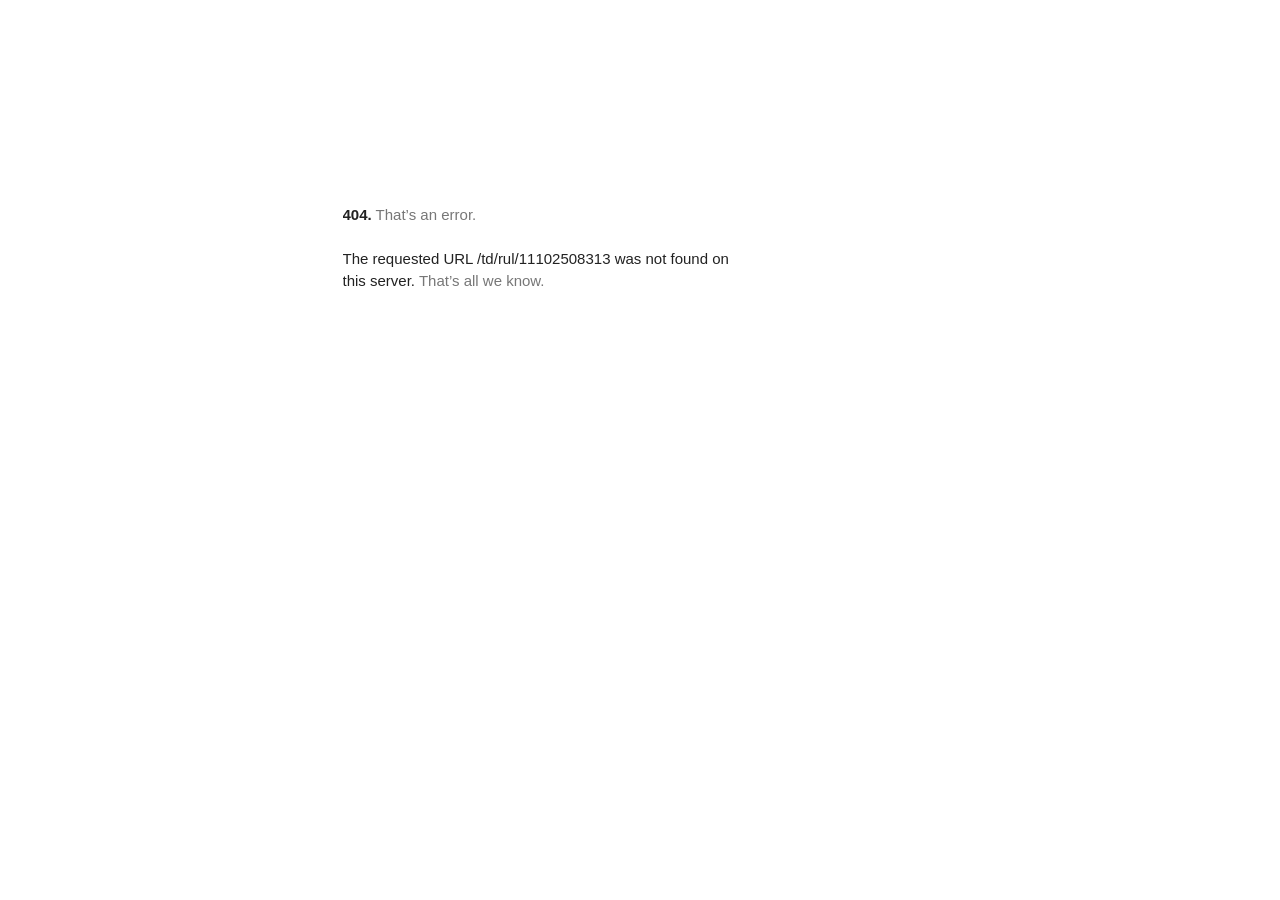
<file: MULTIMEDIA/tanzania_files/11102508313(1).html>
<!DOCTYPE html>
<!-- saved from url=(0396)https://td.doubleclick.net/td/rul/11102508313?random=1781085257768&cv=11&fst=1781085257768&fmt=3&bg=ffffff&guid=ON&async=1&gtm=45be35h0&u_w=1280&u_h=720&url=https%3A%2F%2Fwww.palmpay.com%2F&ref=https%3A%2F%2Fwww.google.com%2F&label=NeeSCL7rmKEYEJmqi64p&hn=www.googleadservices.com&frm=0&tiba=PalmPay%20%7C%20Say%20yes%20to%20more&capi=1&auid=2094942168.1779782581&fledge=1&data=event%3Dconversion -->
<html lang="en"><head><meta http-equiv="Content-Type" content="text/html; charset=UTF-8">
  <meta name="viewport" content="initial-scale=1, minimum-scale=1, width=device-width">
  <title>Error 404 (Not Found)!!1</title>
  <style>
    *{margin:0;padding:0}html,code{font:15px/22px arial,sans-serif}html{background:#fff;color:#222;padding:15px}body{margin:7% auto 0;max-width:390px;min-height:180px;padding:30px 0 15px}* > body{background:url(//www.google.com/images/errors/robot.png) 100% 5px no-repeat;padding-right:205px}p{margin:11px 0 22px;overflow:hidden}ins{color:#777;text-decoration:none}a img{border:0}@media screen and (max-width:772px){body{background:none;margin-top:0;max-width:none;padding-right:0}}#logo{background:url(//www.google.com/images/branding/googlelogo/1x/googlelogo_color_150x54dp.png) no-repeat;margin-left:-5px}@media only screen and (min-resolution:192dpi){#logo{background:url(//www.google.com/images/branding/googlelogo/2x/googlelogo_color_150x54dp.png) no-repeat 0% 0%/100% 100%;-moz-border-image:url(//www.google.com/images/branding/googlelogo/2x/googlelogo_color_150x54dp.png) 0}}@media only screen and (-webkit-min-device-pixel-ratio:2){#logo{background:url(//www.google.com/images/branding/googlelogo/2x/googlelogo_color_150x54dp.png) no-repeat;-webkit-background-size:100% 100%}}#logo{display:inline-block;height:54px;width:150px}
  </style>
  </head><body><a href="https://www.google.com/"><span id="logo" aria-label="Google"></span></a>
  <p><b>404.</b> <ins>That’s an error.</ins>
  </p><p>The requested URL <code>/td/rul/11102508313</code> was not found on this server.  <ins>That’s all we know.</ins>
</p></body></html>
</file>
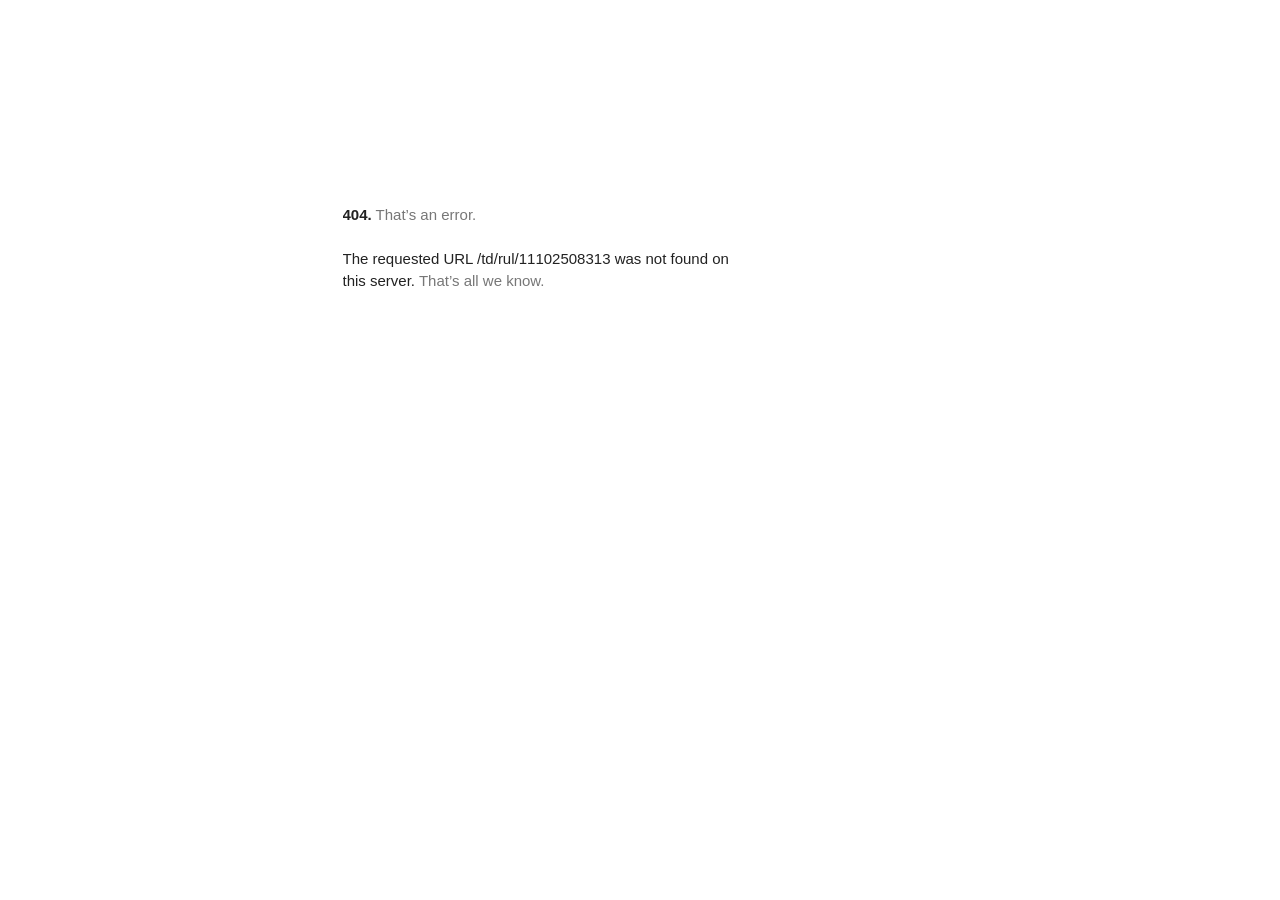
<file: MULTIMEDIA/tanzania_files/11102508313.html>
<!DOCTYPE html>
<!-- saved from url=(0363)https://td.doubleclick.net/td/rul/11102508313?random=1781085257754&cv=11&fst=1781085257754&fmt=3&bg=ffffff&guid=ON&async=1&gtm=45be35h0&u_w=1280&u_h=720&url=https%3A%2F%2Fwww.palmpay.com%2F&ref=https%3A%2F%2Fwww.google.com%2F&hn=www.googleadservices.com&frm=0&tiba=PalmPay%20%7C%20Say%20yes%20to%20more&auid=2094942168.1779782581&fledge=1&data=event%3Dgtag.config -->
<html lang="en"><head><meta http-equiv="Content-Type" content="text/html; charset=UTF-8">
  <meta name="viewport" content="initial-scale=1, minimum-scale=1, width=device-width">
  <title>Error 404 (Not Found)!!1</title>
  <style>
    *{margin:0;padding:0}html,code{font:15px/22px arial,sans-serif}html{background:#fff;color:#222;padding:15px}body{margin:7% auto 0;max-width:390px;min-height:180px;padding:30px 0 15px}* > body{background:url(//www.google.com/images/errors/robot.png) 100% 5px no-repeat;padding-right:205px}p{margin:11px 0 22px;overflow:hidden}ins{color:#777;text-decoration:none}a img{border:0}@media screen and (max-width:772px){body{background:none;margin-top:0;max-width:none;padding-right:0}}#logo{background:url(//www.google.com/images/branding/googlelogo/1x/googlelogo_color_150x54dp.png) no-repeat;margin-left:-5px}@media only screen and (min-resolution:192dpi){#logo{background:url(//www.google.com/images/branding/googlelogo/2x/googlelogo_color_150x54dp.png) no-repeat 0% 0%/100% 100%;-moz-border-image:url(//www.google.com/images/branding/googlelogo/2x/googlelogo_color_150x54dp.png) 0}}@media only screen and (-webkit-min-device-pixel-ratio:2){#logo{background:url(//www.google.com/images/branding/googlelogo/2x/googlelogo_color_150x54dp.png) no-repeat;-webkit-background-size:100% 100%}}#logo{display:inline-block;height:54px;width:150px}
  </style>
  </head><body><a href="https://www.google.com/"><span id="logo" aria-label="Google"></span></a>
  <p><b>404.</b> <ins>That’s an error.</ins>
  </p><p>The requested URL <code>/td/rul/11102508313</code> was not found on this server.  <ins>That’s all we know.</ins>
</p></body></html>
</file>
<file: CSS/login.css>
* {
  padding: 0;
  margin: 0;
  text-decoration: none;
  list-style: none;
  box-sizing: border-box;
}
.allllllllll {
  display: flex;
}
section {
  width: 55%;
  background-image: url(../MULTIMEDIA/bg158dc88aa-0927-4f.png);
  height: 582px;
  transition: all 1s ease-in-out;
}
.inside img {
  position: absolute;
  top: 6%;
  left: 11%;
  width: 400px;
  opacity: 1;
  backdrop-filter: blur(40px);
}
section:hover {
  background-image: url(../MULTIMEDIA/bg28ca038bc-eeee-49.png);
  /* transition: all 1s xvease-in-out; */
}
aside {
  width: 45%;
  /* background-color: black; */
  height: 582px;
}
.all-aside {
  width: 60%;
  height: 550px;
  margin: auto;
  padding-top: 40px;
  /* background-color: yellow; */
}
.all-aside img {
  width: 250px;
}
.all-aside h2 {
  font-family:
    -apple-system, SXText, BlinkMacSystemFont, "Segoe UI", Roboto,
    "Helvetica Neue", Arial, "Noto Sans", sans-serif, "Apple Color Emoji",
    "Segoe UI Emoji", "Segoe UI Symbol", "Noto Color Emoji";
  font-size: 30px;
  font-weight: 700;
  line-height: 45px;
  color: rgb(29, 33, 41);
  margin-top: 60px;
  margin-bottom: 30px;
}
.all-aside input {
  width: 340px;
  height: 40px;
  outline: none;
  border: 1px solid #f0f2f5;
}
.all-aside label {
  font-family:
    -apple-system, SXText, BlinkMacSystemFont, "Segoe UI", Roboto,
    "Helvetica Neue", Arial, "Noto Sans", sans-serif, "Apple Color Emoji",
    "Segoe UI Emoji", "Segoe UI Symbol", "Noto Color Emoji";
  font-size: 14px;
  font-weight: 500;
  line-height: 22px;
  color: rgb(29, 33, 41);
}
.all-aside button {
  width: 340px;
  height: 40px;
  background-color: blue;
  color: white;
  border: none;
  border-radius: 10px;
  font-family:
    -apple-system, SXText, BlinkMacSystemFont, "Segoe UI", Roboto,
    "Helvetica Neue", Arial, "Noto Sans", sans-serif, "Apple Color Emoji",
    "Segoe UI Emoji", "Segoe UI Symbol", "Noto Color Emoji";
  font-size: 16px;
  font-weight: 400;
  line-height: 24px;
  color: rgb(255, 255, 255);
}
.p-allll {
  display: flex;
  align-items: center;
  justify-content: space-between;
}
.p-allll p {
  font-family:
    -apple-system, SXText, BlinkMacSystemFont, "Segoe UI", Roboto,
    "Helvetica Neue", Arial, "Noto Sans", sans-serif, "Apple Color Emoji",
    "Segoe UI Emoji", "Segoe UI Symbol", "Noto Color Emoji";
  font-size: 14px;
  font-weight: 400;
  line-height: 24px;
  color: rgb(134, 144, 156);
}
.all-aside h5 {
  font-family:
    -apple-system, SXText, BlinkMacSystemFont, "Segoe UI", Roboto,
    "Helvetica Neue", Arial, "Noto Sans", sans-serif, "Apple Color Emoji",
    "Segoe UI Emoji", "Segoe UI Symbol", "Noto Color Emoji";
  font-size: 14px;
  font-weight: 400;
  line-height: 22px;
  color: rgb(78, 89, 105);
  text-align: center;
  margin-top: 80px;
}
.all-aside input:hover {
  border: 2px solid blue;
}

@media (max-width: 769px) {
  section {
    display: none;
  }
  aside {
    width: 90%;
  }
  .all-aside {
    width: 80%;
    height: auto;
    margin-top: 60px;
  }
  .all-aside input {
    width: 100%;
    height: auto;
    max-height: 50px;
  }
  .all-aside button {
    width: 100%;
    height: auto;
  }
  .all-aside img {
    width: 100%;
    height: auto;
  }
}
</file>
<file: MULTIMEDIA/black terminal_files/0sbb0tg55on20.css>
html,body,p{margin:0;padding:0;font-family:Poppins,sans-serif!important}a{color:inherit;vertical-align:middle;line-height:100%;text-decoration:none}*{box-sizing:border-box}
.pageWrapper{width:100%;overflow:hidden}.layoutMain{padding-top:70px}@media screen and (max-width:768px){.layoutMain{padding-top:60px}}.bgBlack{background:#1e1e1e!important}.darkBlack{background:#000!important}.colorWhite{color:#fff!important}.colorGrey{color:#9ca2aa!important}.colorBlue{color:#8f00ff!important}.mt28{margin-top:28px}.mt32{margin-top:32px}.mt45{margin-top:45px}.mt48{margin-top:48px}.mt56{margin-top:56px}.mt120{margin-top:120px!important}@media screen and (max-width:768px){.mt120{margin-top:52px!important}}.mt140{margin-top:140px!important}@media screen and (max-width:768px){.mt140{margin-top:52px!important}}.mt160{margin-top:160px}@media screen and (max-width:768px){.mt160{margin-top:80px!important}}.mt200{margin-top:200px}@media screen and (max-width:768px){.mt200{margin-top:130px}}.noTouch{cursor:none!important}
</file>
<file: MULTIMEDIA/black terminal_files/04nw7ppp~89ts.css>
.homeCard-module-scss-module__CY1xOW__headerCard{background:linear-gradient(135deg,#e8d5ff 0%,#f0e6ff 100%);flex-direction:column;justify-content:center;align-items:center;min-height:600px;padding-bottom:50px;display:flex;position:relative;font-family:Poppins,sans-serif!important}.homeCard-module-scss-module__CY1xOW__headerCard .homeCard-module-scss-module__CY1xOW__contentWrapper{grid-template-columns:1fr 2fr;align-items:center;gap:20px;width:100%;max-width:1200px;display:grid}.homeCard-module-scss-module__CY1xOW__headerCard .homeCard-module-scss-module__CY1xOW__contentWrapper img{width:1200px}.homeCard-module-scss-module__CY1xOW__headerCard .homeCard-module-scss-module__CY1xOW__textContent{margin-top:70px;padding-left:40px}.homeCard-module-scss-module__CY1xOW__headerCard .homeCard-module-scss-module__CY1xOW__logoImageWrapper{color:#4c1d95;justify-content:center;align-items:center;width:220px;margin-top:8px;font-size:12px;line-height:1.6;display:flex}.homeCard-module-scss-module__CY1xOW__headerCard .homeCard-module-scss-module__CY1xOW__heroImageWrapper{position:relative;top:60px}.homeCard-module-scss-module__CY1xOW__headerCard .homeCard-module-scss-module__CY1xOW__mainTitle{color:#4c1d95;margin:0 0 24px;font-size:58px;font-weight:700;line-height:1.2}.homeCard-module-scss-module__CY1xOW__headerCard .homeCard-module-scss-module__CY1xOW__subtitle{color:#490181;width:300px;margin:0 0 32px;font-size:18px;font-weight:700;line-height:1.6}.homeCard-module-scss-module__CY1xOW__headerCard .homeCard-module-scss-module__CY1xOW__ctaButton{color:#fff;cursor:pointer;background:#8800f3;border:none;border-radius:45px;justify-content:center;align-items:center;width:220px;height:58px;padding:16px 32px;font-size:16px;font-weight:600;transition:all .3s;display:flex}.homeCard-module-scss-module__CY1xOW__headerCard .homeCard-module-scss-module__CY1xOW__ctaButton:hover{background:#6d28d9;transform:translateY(-2px);box-shadow:0 8px 25px #7c3aed4d}.homeCard-module-scss-module__CY1xOW__headerCard .homeCard-module-scss-module__CY1xOW__imageContent{justify-content:center;align-items:center;display:flex}.homeCard-module-scss-module__CY1xOW__headerCard .homeCard-module-scss-module__CY1xOW__heroImage{border-radius:20px;max-width:100%;height:auto}@media (max-width:768px){.homeCard-module-scss-module__CY1xOW__headerCard .homeCard-module-scss-module__CY1xOW__headerCard{padding:40px 16px}.homeCard-module-scss-module__CY1xOW__headerCard .homeCard-module-scss-module__CY1xOW__contentWrapper{text-align:center;grid-template-columns:1fr;gap:0}.homeCard-module-scss-module__CY1xOW__headerCard .homeCard-module-scss-module__CY1xOW__textContent{flex-direction:column;justify-content:center;align-items:center;margin-bottom:0;padding-left:0;display:flex}.homeCard-module-scss-module__CY1xOW__headerCard .homeCard-module-scss-module__CY1xOW__ctaButton{justify-content:center;align-items:center;width:136px;height:35px;padding:0;font-size:12px;display:flex}.homeCard-module-scss-module__CY1xOW__headerCard .homeCard-module-scss-module__CY1xOW__mainTitle{max-width:300px;font-size:44px}.homeCard-module-scss-module__CY1xOW__headerCard .homeCard-module-scss-module__CY1xOW__subtitle{justify-self:center;align-items:center;font-size:16px;display:flex}}.homeCard-module-scss-module__CY1xOW__headerCard .homeCard-module-scss-module__CY1xOW__bottomBar{background-color:#490181;justify-content:center;align-items:center;width:100%;height:125px;display:flex;position:relative;top:50px}.homeCard-module-scss-module__CY1xOW__headerCard .homeCard-module-scss-module__CY1xOW__bottomBarContent{width:1200px;display:flex}.homeCard-module-scss-module__CY1xOW__headerCard .homeCard-module-scss-module__CY1xOW__bottomBarContentImage{margin-left:46px}@media screen and (max-width:768px){.homeCard-module-scss-module__CY1xOW__headerCard .homeCard-module-scss-module__CY1xOW__bottomBar{justify-content:center;align-items:center;height:79px;display:flex}.homeCard-module-scss-module__CY1xOW__headerCard .homeCard-module-scss-module__CY1xOW__bottomBarContent{width:300px}}.homeCard-module-scss-module__CY1xOW__bodyCard1{background:#fff url(https://static.chuanyinet.com/gaiaxTemplete/MarketPartBG174efdfc-1f63-4e.png);min-height:600px;padding-top:48px;font-family:Poppins,sans-serif!important}.homeCard-module-scss-module__CY1xOW__bodyCard1 .homeCard-module-scss-module__CY1xOW__bodyContentWrapper{align-items:center;gap:80px;max-width:1200px;margin:0 auto;display:flex}.homeCard-module-scss-module__CY1xOW__bodyCard1 .homeCard-module-scss-module__CY1xOW__bodyCard1Title{flex-direction:column;justify-content:center;align-items:center;margin-bottom:28px;display:flex}.homeCard-module-scss-module__CY1xOW__bodyCard1 .homeCard-module-scss-module__CY1xOW__bodyCard1Title .homeCard-module-scss-module__CY1xOW__bodyCard1TitleMain{color:#490181;font-size:50px;font-weight:700}.homeCard-module-scss-module__CY1xOW__bodyCard1 .homeCard-module-scss-module__CY1xOW__bodyCard1Title .homeCard-module-scss-module__CY1xOW__bodyCard1TitleSub{color:#8f00ff;font-size:28px}.homeCard-module-scss-module__CY1xOW__bodyCard1 .homeCard-module-scss-module__CY1xOW__bodyTextSection{padding-right:40px}.homeCard-module-scss-module__CY1xOW__bodyCard1 .homeCard-module-scss-module__CY1xOW__bodyHeader{text-align:left;margin-bottom:60px}.homeCard-module-scss-module__CY1xOW__bodyCard1 .homeCard-module-scss-module__CY1xOW__logoIcon{background:linear-gradient(135deg,#ff4081 0%,#e91e63 100%);border-radius:50%;justify-content:center;align-items:center;width:60px;height:60px;margin-bottom:32px;display:flex}.homeCard-module-scss-module__CY1xOW__bodyCard1 .homeCard-module-scss-module__CY1xOW__dollarSign{color:#fff;font-size:28px;font-weight:700}.homeCard-module-scss-module__CY1xOW__bodyCard1 .homeCard-module-scss-module__CY1xOW__bodyTitle{color:#4c1d95;margin:0 0 16px;font-size:42px;font-weight:700;line-height:1.2}.homeCard-module-scss-module__CY1xOW__bodyCard1 .homeCard-module-scss-module__CY1xOW__bodySubtitle{color:#7c3aed;margin:0;font-size:18px;line-height:1.6}.homeCard-module-scss-module__CY1xOW__bodyCard1 .homeCard-module-scss-module__CY1xOW__featureCards{flex-direction:column;gap:24px;display:flex}.homeCard-module-scss-module__CY1xOW__bodyCard1 .homeCard-module-scss-module__CY1xOW__featureCard{z-index:20;background-color:#ffd74c;border-radius:20px;align-items:center;gap:20px;padding:24px;transition:transform .3s,box-shadow .3s;display:flex;position:relative;box-shadow:0 8px 32px #7c3aed33}.homeCard-module-scss-module__CY1xOW__bodyCard1 .homeCard-module-scss-module__CY1xOW__featureCard:hover{transform:translateY(-4px);box-shadow:0 12px 40px #7c3aed4d}.homeCard-module-scss-module__CY1xOW__bodyCard1 .homeCard-module-scss-module__CY1xOW__featureCard .homeCard-module-scss-module__CY1xOW__featureCardBg{z-index:-1;background:#490181;border-radius:20px;width:100%;height:100%;position:absolute;top:-8px;left:-8px}.homeCard-module-scss-module__CY1xOW__bodyCard1 .homeCard-module-scss-module__CY1xOW__cardIcon{background:#fff3;border-radius:12px;flex-shrink:0;justify-content:center;align-items:center;width:60px;height:60px;display:flex;position:relative;bottom:8px}.homeCard-module-scss-module__CY1xOW__bodyCard1 .homeCard-module-scss-module__CY1xOW__cardContent{flex:1;position:relative;bottom:8px}.homeCard-module-scss-module__CY1xOW__bodyCard1 .homeCard-module-scss-module__CY1xOW__cardTitle{color:#fff;margin:0 0 8px;font-size:20px;font-weight:600}.homeCard-module-scss-module__CY1xOW__bodyCard1 .homeCard-module-scss-module__CY1xOW__cardDesc{color:#ffffffe6;margin:0;font-size:14px;line-height:1.5}.homeCard-module-scss-module__CY1xOW__bodyCard1 .homeCard-module-scss-module__CY1xOW__bodyImageSection{justify-content:center;align-items:center;display:flex;position:relative}.homeCard-module-scss-module__CY1xOW__bodyCard1 .homeCard-module-scss-module__CY1xOW__bodyImage{border-radius:20px;max-width:100%;height:auto}@media (max-width:768px){.homeCard-module-scss-module__CY1xOW__bodyCard1 .homeCard-module-scss-module__CY1xOW__bodyCard1TitleMain{font-size:25px!important}.homeCard-module-scss-module__CY1xOW__bodyCard1 .homeCard-module-scss-module__CY1xOW__bodyCard1TitleSub{font-size:12px!important}.homeCard-module-scss-module__CY1xOW__bodyCard1 .homeCard-module-scss-module__CY1xOW__bodyCard1{padding:60px 16px}.homeCard-module-scss-module__CY1xOW__bodyCard1 .homeCard-module-scss-module__CY1xOW__bodyContentWrapper{text-align:center;flex-direction:column;display:flex}.homeCard-module-scss-module__CY1xOW__bodyCard1 .homeCard-module-scss-module__CY1xOW__bodyTextSection{padding-right:0}.homeCard-module-scss-module__CY1xOW__bodyCard1 .homeCard-module-scss-module__CY1xOW__bodyHeader{margin-bottom:40px}.homeCard-module-scss-module__CY1xOW__bodyCard1 .homeCard-module-scss-module__CY1xOW__bodyTitle{font-size:32px}.homeCard-module-scss-module__CY1xOW__bodyCard1 .homeCard-module-scss-module__CY1xOW__bodySubtitle{font-size:16px}.homeCard-module-scss-module__CY1xOW__bodyCard1 .homeCard-module-scss-module__CY1xOW__featureCard{width:294px;height:90px;padding:20px}.homeCard-module-scss-module__CY1xOW__bodyCard1 .homeCard-module-scss-module__CY1xOW__cardIcon{width:50px;height:50px}.homeCard-module-scss-module__CY1xOW__bodyCard1 .homeCard-module-scss-module__CY1xOW__cardTitle{font-size:14px}.homeCard-module-scss-module__CY1xOW__bodyCard1 .homeCard-module-scss-module__CY1xOW__cardDesc{font-size:12px}}.homeCard-module-scss-module__CY1xOW__bodyCard2{background:#8800f3;justify-content:center;align-items:center;min-height:800px;display:flex;font-family:Poppins,sans-serif!important}.homeCard-module-scss-module__CY1xOW__bodyCard2 .homeCard-module-scss-module__CY1xOW__bodyCard2Wrapper{flex-direction:column;align-items:center;width:100%;max-width:1200px;display:flex}.homeCard-module-scss-module__CY1xOW__bodyCard2 .homeCard-module-scss-module__CY1xOW__bodyCard2ImageSection{justify-content:center;align-items:center;margin-top:30px;display:flex}.homeCard-module-scss-module__CY1xOW__bodyCard2 .homeCard-module-scss-module__CY1xOW__phonesImage{border-radius:20px;max-width:100%;height:auto}.homeCard-module-scss-module__CY1xOW__bodyCard2 .homeCard-module-scss-module__CY1xOW__bodyCard2Content{text-align:center;width:100%}.homeCard-module-scss-module__CY1xOW__bodyCard2 .homeCard-module-scss-module__CY1xOW__bodyCard2Title{color:#fff;text-align:center;margin:24px 0;font-size:45px;font-weight:700;line-height:1.2}.homeCard-module-scss-module__CY1xOW__bodyCard2 .homeCard-module-scss-module__CY1xOW__stepsContainer{grid-template-columns:repeat(4,1fr);gap:20px;max-width:1000px;margin:0 auto;display:grid}.homeCard-module-scss-module__CY1xOW__bodyCard2 .homeCard-module-scss-module__CY1xOW__stepCard{-webkit-backdrop-filter:blur(10px);backdrop-filter:blur(10px);text-align:center;background:#f0f0ff;border:1px solid #fff3;border-radius:20px;flex-direction:column;justify-content:space-evenly;align-items:center;width:249px;height:248px;padding:20px;transition:all .3s;display:flex}.homeCard-module-scss-module__CY1xOW__bodyCard2 .homeCard-module-scss-module__CY1xOW__stepNumber{color:#fff;background:#8800f3;border-radius:50%;flex-shrink:0;justify-content:center;align-items:center;width:40px;height:40px;margin:0;font-size:18px;font-weight:700;display:flex}.homeCard-module-scss-module__CY1xOW__bodyCard2 .homeCard-module-scss-module__CY1xOW__stepContent{text-align:center;flex-direction:column;flex:1;justify-content:center;align-items:center;display:flex}.homeCard-module-scss-module__CY1xOW__bodyCard2 .homeCard-module-scss-module__CY1xOW__stepTitle{color:#490181;text-align:center;flex:1;justify-content:center;align-items:center;margin:0;font-size:20px;font-weight:700;line-height:1.3;display:flex}.homeCard-module-scss-module__CY1xOW__bodyCard2 .homeCard-module-scss-module__CY1xOW__stepDesc{color:#000;flex:1;align-items:center;margin:0;font-size:14px;line-height:1.5;display:flex}@media (max-width:768px){.homeCard-module-scss-module__CY1xOW__bodyCard2 .homeCard-module-scss-module__CY1xOW__bodyCard2{min-height:600px;padding:60px 16px}.homeCard-module-scss-module__CY1xOW__bodyCard2 .homeCard-module-scss-module__CY1xOW__bodyCard2ImageSection{display:none}.homeCard-module-scss-module__CY1xOW__bodyCard2 .homeCard-module-scss-module__CY1xOW__bodyCard2Content{margin-bottom:20px}.homeCard-module-scss-module__CY1xOW__bodyCard2 .homeCard-module-scss-module__CY1xOW__bodyCard2Wrapper{gap:40px}.homeCard-module-scss-module__CY1xOW__bodyCard2 .homeCard-module-scss-module__CY1xOW__bodyCard2Title{margin-top:100px;margin-bottom:40px;font-size:25px}.homeCard-module-scss-module__CY1xOW__bodyCard2 .homeCard-module-scss-module__CY1xOW__stepsContainer{flex-direction:column;justify-content:center;align-items:center;display:flex}.homeCard-module-scss-module__CY1xOW__bodyCard2 .homeCard-module-scss-module__CY1xOW__stepCard{padding:20px}.homeCard-module-scss-module__CY1xOW__bodyCard2 .homeCard-module-scss-module__CY1xOW__stepTitle{font-size:16px}.homeCard-module-scss-module__CY1xOW__bodyCard2 .homeCard-module-scss-module__CY1xOW__stepDesc{font-size:13px}}.homeCard-module-scss-module__CY1xOW__bodyCard3{text-align:center;background:#490181;justify-content:center;align-items:center;min-height:400px;padding:80px 20px;display:flex}.homeCard-module-scss-module__CY1xOW__bodyCard3 .homeCard-module-scss-module__CY1xOW__bodyCard3Wrapper{width:100%;max-width:1200px}.homeCard-module-scss-module__CY1xOW__bodyCard3 .homeCard-module-scss-module__CY1xOW__bodyCard3Content{color:#fff}.homeCard-module-scss-module__CY1xOW__bodyCard3 .homeCard-module-scss-module__CY1xOW__bodyCard3Title{color:#fff;margin-bottom:67px;font-size:50px;font-weight:700;line-height:1.2}.homeCard-module-scss-module__CY1xOW__bodyCard3 .homeCard-module-scss-module__CY1xOW__bodyCard3Subtitle{color:#fffffff2;max-width:1000px;font-size:30px;line-height:1.6;font-weight:normal strong;font-weight-color:#fff;font-weight-font-weight:600;margin:0 auto 40px}.homeCard-module-scss-module__CY1xOW__bodyCard3 .homeCard-module-scss-module__CY1xOW__contactButton{color:#fff;cursor:pointer;background:#8800f3;border:none;border-radius:64px;padding:16px 32px;font-size:22px;transition:all .3s}@media (max-width:768px){.homeCard-module-scss-module__CY1xOW__bodyCard3 .homeCard-module-scss-module__CY1xOW__bodyCard3{min-height:300px;padding:60px 16px}.homeCard-module-scss-module__CY1xOW__bodyCard3 .homeCard-module-scss-module__CY1xOW__bodyCard3Title{margin-bottom:20px;font-size:32px}.homeCard-module-scss-module__CY1xOW__bodyCard3 .homeCard-module-scss-module__CY1xOW__bodyCard3Subtitle{margin-bottom:32px;font-size:16px}.homeCard-module-scss-module__CY1xOW__bodyCard3 .homeCard-module-scss-module__CY1xOW__contactButton{padding:14px 28px;font-size:15px}}.homeCard-module-scss-module__CY1xOW__bodyCard4{background:#f8fafc url(https://static.chuanyinet.com/gaiaxTemplete/MarketPartBG174efdfc-1f63-4e.png) 50%/cover no-repeat;justify-content:center;align-items:center;min-height:500px;padding:80px 20px;display:flex;font-family:Poppins,sans-serif!important}.homeCard-module-scss-module__CY1xOW__bodyCard4 .homeCard-module-scss-module__CY1xOW__bodyCard4Wrapper{width:100%;max-width:1200px}.homeCard-module-scss-module__CY1xOW__bodyCard4 .homeCard-module-scss-module__CY1xOW__bodyCard4Content{grid-template-columns:1fr 1.2fr;align-items:stretch;gap:0;height:100%;display:grid}.homeCard-module-scss-module__CY1xOW__bodyCard4 .homeCard-module-scss-module__CY1xOW__bodyCard4TextSection{flex-direction:column;justify-content:center;align-items:flex-start;display:flex}.homeCard-module-scss-module__CY1xOW__bodyCard4 .homeCard-module-scss-module__CY1xOW__bodyCard4Title{color:#490181;margin:0;font-size:59px;font-weight:700;line-height:1.2}.homeCard-module-scss-module__CY1xOW__bodyCard4 .homeCard-module-scss-module__CY1xOW__bodyCard4Description{color:#4c1d95;margin:50px 0;font-size:25px;font-weight:700;line-height:1.6}.homeCard-module-scss-module__CY1xOW__bodyCard4 .homeCard-module-scss-module__CY1xOW__bodyCard4ImageSection{justify-content:center;align-items:center;max-width:800px;display:flex}.homeCard-module-scss-module__CY1xOW__bodyCard4 .homeCard-module-scss-module__CY1xOW__bodyCard4Image{border-radius:20px;max-width:100%;height:auto;box-shadow:0 20px 40px #0000001a}@media (max-width:768px){.homeCard-module-scss-module__CY1xOW__bodyCard4 .homeCard-module-scss-module__CY1xOW__bodyCard4{min-height:400px;padding:60px 16px}.homeCard-module-scss-module__CY1xOW__bodyCard4 .homeCard-module-scss-module__CY1xOW__bodyCard4Content{text-align:center;grid-template-columns:1fr;gap:40px}.homeCard-module-scss-module__CY1xOW__bodyCard4 .homeCard-module-scss-module__CY1xOW__bodyCard4TextSection{order:2;justify-content:center;align-items:center;padding-right:0;font-size:34px;display:flex}.homeCard-module-scss-module__CY1xOW__bodyCard4 .homeCard-module-scss-module__CY1xOW__bodyCard4ImageSection{order:1}.homeCard-module-scss-module__CY1xOW__bodyCard4 .homeCard-module-scss-module__CY1xOW__bodyCard4Title{font-size:32px}.homeCard-module-scss-module__CY1xOW__bodyCard4 .homeCard-module-scss-module__CY1xOW__bodyCard4Description{margin:25px 0 0;font-size:12px}}.homeCard-module-scss-module__CY1xOW__platformPartBG{background-color:#f8f8ff;font-family:Poppins,sans-serif!important}.homeCard-module-scss-module__CY1xOW__platformPartBG .homeCard-module-scss-module__CY1xOW__platformPart{align-items:flex-end;gap:60px;max-width:1200px;margin:0 auto;padding:10px 0 0;display:flex}@media screen and (max-width:768px){.homeCard-module-scss-module__CY1xOW__platformPartBG .homeCard-module-scss-module__CY1xOW__platformPart{flex-direction:column;align-items:center;gap:20px;padding:30px 40px 0}}.homeCard-module-scss-module__CY1xOW__platformPartBG .homeCard-module-scss-module__CY1xOW__platformPart .homeCard-module-scss-module__CY1xOW__platformContent{flex:1.3}.homeCard-module-scss-module__CY1xOW__platformPartBG .homeCard-module-scss-module__CY1xOW__platformPart .homeCard-module-scss-module__CY1xOW__platformContent .homeCard-module-scss-module__CY1xOW__Title{margin-bottom:24px;font-weight:600}@media screen and (max-width:768px){.homeCard-module-scss-module__CY1xOW__platformPartBG .homeCard-module-scss-module__CY1xOW__platformPart .homeCard-module-scss-module__CY1xOW__platformContent .homeCard-module-scss-module__CY1xOW__Title{text-align:left;margin-bottom:25px}}.homeCard-module-scss-module__CY1xOW__platformPartBG .homeCard-module-scss-module__CY1xOW__platformPart .homeCard-module-scss-module__CY1xOW__platformContent .homeCard-module-scss-module__CY1xOW__Title span{color:#490181;white-space:nowrap;margin-bottom:50px;font-size:36px;font-family:Poppins,sans-serif!important}@media screen and (max-width:768px){.homeCard-module-scss-module__CY1xOW__platformPartBG .homeCard-module-scss-module__CY1xOW__platformPart .homeCard-module-scss-module__CY1xOW__platformContent .homeCard-module-scss-module__CY1xOW__Title span{white-space:normal;font-size:22px}}.homeCard-module-scss-module__CY1xOW__platformPartBG .homeCard-module-scss-module__CY1xOW__platformPart .homeCard-module-scss-module__CY1xOW__platformContent .homeCard-module-scss-module__CY1xOW__desc{margin-bottom:32px}@media screen and (max-width:768px){.homeCard-module-scss-module__CY1xOW__platformPartBG .homeCard-module-scss-module__CY1xOW__platformPart .homeCard-module-scss-module__CY1xOW__platformContent .homeCard-module-scss-module__CY1xOW__desc{width:94%}}.homeCard-module-scss-module__CY1xOW__platformPartBG .homeCard-module-scss-module__CY1xOW__platformPart .homeCard-module-scss-module__CY1xOW__platformContent .homeCard-module-scss-module__CY1xOW__desc span{color:#490181;margin-bottom:14px;font-size:16px;font-weight:400;line-height:1.6;display:block;font-family:Poppins,sans-serif!important}@media screen and (max-width:768px){.homeCard-module-scss-module__CY1xOW__platformPartBG .homeCard-module-scss-module__CY1xOW__platformPart .homeCard-module-scss-module__CY1xOW__platformContent .homeCard-module-scss-module__CY1xOW__desc span{text-align:left;margin-bottom:-6px;font-size:12px;line-height:1.4}}.homeCard-module-scss-module__CY1xOW__platformPartBG .homeCard-module-scss-module__CY1xOW__platformPart .homeCard-module-scss-module__CY1xOW__platformContent .homeCard-module-scss-module__CY1xOW__desc span:last-child{margin-bottom:0}.homeCard-module-scss-module__CY1xOW__platformPartBG .homeCard-module-scss-module__CY1xOW__platformPart .homeCard-module-scss-module__CY1xOW__platformContent .homeCard-module-scss-module__CY1xOW__marketsPar{margin-bottom:30px}@media screen and (max-width:768px){.homeCard-module-scss-module__CY1xOW__platformPartBG .homeCard-module-scss-module__CY1xOW__platformPart .homeCard-module-scss-module__CY1xOW__platformContent .homeCard-module-scss-module__CY1xOW__marketsPar{margin-top:0;margin-bottom:25px}}.homeCard-module-scss-module__CY1xOW__platformPartBG .homeCard-module-scss-module__CY1xOW__platformPart .homeCard-module-scss-module__CY1xOW__platformContent .homeCard-module-scss-module__CY1xOW__marketsPar .homeCard-module-scss-module__CY1xOW__marketsTitle{margin-top:30px;margin-bottom:30px}@media screen and (max-width:768px){.homeCard-module-scss-module__CY1xOW__platformPartBG .homeCard-module-scss-module__CY1xOW__platformPart .homeCard-module-scss-module__CY1xOW__platformContent .homeCard-module-scss-module__CY1xOW__marketsPar .homeCard-module-scss-module__CY1xOW__marketsTitle{text-align:left;margin-top:-10px;margin-bottom:15px}}.homeCard-module-scss-module__CY1xOW__platformPartBG .homeCard-module-scss-module__CY1xOW__platformPart .homeCard-module-scss-module__CY1xOW__platformContent .homeCard-module-scss-module__CY1xOW__marketsPar .homeCard-module-scss-module__CY1xOW__marketsTitle span{color:#490181;font-size:24px;font-weight:600;font-family:Poppins,sans-serif!important}@media screen and (max-width:768px){.homeCard-module-scss-module__CY1xOW__platformPartBG .homeCard-module-scss-module__CY1xOW__platformPart .homeCard-module-scss-module__CY1xOW__platformContent .homeCard-module-scss-module__CY1xOW__marketsPar .homeCard-module-scss-module__CY1xOW__marketsTitle span{font-size:12px}}.homeCard-module-scss-module__CY1xOW__platformPartBG .homeCard-module-scss-module__CY1xOW__platformPart .homeCard-module-scss-module__CY1xOW__platformContent .homeCard-module-scss-module__CY1xOW__marketsPar>div{flex-wrap:wrap;gap:18px;display:flex}@media screen and (max-width:768px){.homeCard-module-scss-module__CY1xOW__platformPartBG .homeCard-module-scss-module__CY1xOW__platformPart .homeCard-module-scss-module__CY1xOW__platformContent .homeCard-module-scss-module__CY1xOW__marketsPar>div{justify-content:flex-start;gap:12px}}.homeCard-module-scss-module__CY1xOW__platformPartBG .homeCard-module-scss-module__CY1xOW__platformPart .homeCard-module-scss-module__CY1xOW__platformContent .homeCard-module-scss-module__CY1xOW__marketsPar>div .homeCard-module-scss-module__CY1xOW__marketsItem{cursor:pointer;background-color:#ececff;border-radius:50px;align-items:center;gap:8px;padding:10px 25px;text-decoration:none;display:flex}@media screen and (max-width:768px){.homeCard-module-scss-module__CY1xOW__platformPartBG .homeCard-module-scss-module__CY1xOW__platformPart .homeCard-module-scss-module__CY1xOW__platformContent .homeCard-module-scss-module__CY1xOW__marketsPar>div .homeCard-module-scss-module__CY1xOW__marketsItem{gap:6px;margin-bottom:5px;padding:5px 10px}}.homeCard-module-scss-module__CY1xOW__platformPartBG .homeCard-module-scss-module__CY1xOW__platformPart .homeCard-module-scss-module__CY1xOW__platformContent .homeCard-module-scss-module__CY1xOW__marketsPar>div .homeCard-module-scss-module__CY1xOW__marketsItem span{color:#490181;align-items:center;font-size:17px;font-weight:500;display:flex;font-family:Poppins,sans-serif!important}@media screen and (max-width:768px){.homeCard-module-scss-module__CY1xOW__platformPartBG .homeCard-module-scss-module__CY1xOW__platformPart .homeCard-module-scss-module__CY1xOW__platformContent .homeCard-module-scss-module__CY1xOW__marketsPar>div .homeCard-module-scss-module__CY1xOW__marketsItem span{font-size:8px}}.homeCard-module-scss-module__CY1xOW__platformPartBG .homeCard-module-scss-module__CY1xOW__platformPart .homeCard-module-scss-module__CY1xOW__platformContent .homeCard-module-scss-module__CY1xOW__marketsPar>div .homeCard-module-scss-module__CY1xOW__marketsItem .homeCard-module-scss-module__CY1xOW__marketsIconWrapper{justify-content:center;align-items:center;width:22px;height:22px;display:flex}@media screen and (max-width:768px){.homeCard-module-scss-module__CY1xOW__platformPartBG .homeCard-module-scss-module__CY1xOW__platformPart .homeCard-module-scss-module__CY1xOW__platformContent .homeCard-module-scss-module__CY1xOW__marketsPar>div .homeCard-module-scss-module__CY1xOW__marketsItem .homeCard-module-scss-module__CY1xOW__marketsIconWrapper{width:10px;height:10px}}.homeCard-module-scss-module__CY1xOW__platformPartBG .homeCard-module-scss-module__CY1xOW__platformPart .homeCard-module-scss-module__CY1xOW__platformContent .homeCard-module-scss-module__CY1xOW__marketsPar>div .homeCard-module-scss-module__CY1xOW__marketsItem .homeCard-module-scss-module__CY1xOW__marketsIconWrapper img{-o-object-fit:contain;object-fit:contain;width:100%;height:100%}.homeCard-module-scss-module__CY1xOW__platformPartBG .homeCard-module-scss-module__CY1xOW__platformPart .homeCard-module-scss-module__CY1xOW__platformImg{flex:1;margin-right:-90px}@media screen and (max-width:768px){.homeCard-module-scss-module__CY1xOW__platformPartBG .homeCard-module-scss-module__CY1xOW__platformPart .homeCard-module-scss-module__CY1xOW__platformImg{margin-right:0}}.homeCard-module-scss-module__CY1xOW__platformPartBG .homeCard-module-scss-module__CY1xOW__platformPart .homeCard-module-scss-module__CY1xOW__platformImg .homeCard-module-scss-module__CY1xOW__platformImgWrapper{width:65%}@media screen and (max-width:768px){.homeCard-module-scss-module__CY1xOW__platformPartBG .homeCard-module-scss-module__CY1xOW__platformPart .homeCard-module-scss-module__CY1xOW__platformImg .homeCard-module-scss-module__CY1xOW__platformImgWrapper{width:60%;max-width:300px;margin:-20px auto 0}}.homeCard-module-scss-module__CY1xOW__platformPartBG .homeCard-module-scss-module__CY1xOW__platformPart .homeCard-module-scss-module__CY1xOW__platformImg .homeCard-module-scss-module__CY1xOW__platformImgWrapper img{width:100%;height:auto;display:block}.homeCard-module-scss-module__CY1xOW__bodyCard7{background:url(https://static.chuanyinet.com/gaiaxTemplete/MarketPartBG174efdfc-1f63-4e.png);justify-content:center;align-items:center;min-height:500px;padding:80px 20px;display:flex}.homeCard-module-scss-module__CY1xOW__bodyCard7 .homeCard-module-scss-module__CY1xOW__bodyCard7Wrapper{text-align:center;width:100%;max-width:1200px}.homeCard-module-scss-module__CY1xOW__bodyCard7 .homeCard-module-scss-module__CY1xOW__bodyCard7Header{margin-bottom:60px}.homeCard-module-scss-module__CY1xOW__bodyCard7 .homeCard-module-scss-module__CY1xOW__bodyCard7Title{color:#490181;margin:0;font-size:50px;font-weight:700;line-height:1.2}.homeCard-module-scss-module__CY1xOW__bodyCard7 .homeCard-module-scss-module__CY1xOW__securityCards{justify-content:space-between;align-items:flex-start;max-width:1000px;margin:0 auto;display:flex}.homeCard-module-scss-module__CY1xOW__bodyCard7 .homeCard-module-scss-module__CY1xOW__securityCard{text-align:center;background:0 0;flex:1;padding:40px 30px;position:relative}.homeCard-module-scss-module__CY1xOW__bodyCard7 .homeCard-module-scss-module__CY1xOW__securityCard:not(:last-child):after{content:"";background-color:#4901814d;width:1px;position:absolute;top:20%;bottom:20%;right:0}.homeCard-module-scss-module__CY1xOW__bodyCard7 .homeCard-module-scss-module__CY1xOW__securityCardIcon{background:0 0;border-radius:50%;justify-content:center;align-items:center;width:80px;height:80px;margin:0 auto 24px;display:flex}.homeCard-module-scss-module__CY1xOW__bodyCard7 .homeCard-module-scss-module__CY1xOW__securityCardTitle{color:#490181;margin:0 0 16px;font-size:24px;font-weight:700;line-height:1.3}.homeCard-module-scss-module__CY1xOW__bodyCard7 .homeCard-module-scss-module__CY1xOW__securityCardDesc{color:#490181;margin:0;font-size:16px;line-height:1.6}@media (max-width:768px){.homeCard-module-scss-module__CY1xOW__bodyCard7 .homeCard-module-scss-module__CY1xOW__bodyCard7{min-height:400px;padding:60px 16px}.homeCard-module-scss-module__CY1xOW__bodyCard7 .homeCard-module-scss-module__CY1xOW__bodyCard7Header{margin-bottom:40px}.homeCard-module-scss-module__CY1xOW__bodyCard7 .homeCard-module-scss-module__CY1xOW__bodyCard7Title{font-size:23px}.homeCard-module-scss-module__CY1xOW__bodyCard7 .homeCard-module-scss-module__CY1xOW__securityCardIcon{display:none}.homeCard-module-scss-module__CY1xOW__bodyCard7 .homeCard-module-scss-module__CY1xOW__securityCards{flex-direction:column;gap:30px}.homeCard-module-scss-module__CY1xOW__bodyCard7 .homeCard-module-scss-module__CY1xOW__securityCard{padding:20px}.homeCard-module-scss-module__CY1xOW__bodyCard7 .homeCard-module-scss-module__CY1xOW__securityCard:not(:last-child):after{display:none}.homeCard-module-scss-module__CY1xOW__bodyCard7 .homeCard-module-scss-module__CY1xOW__securityCardIcon{width:60px;height:60px;margin-bottom:20px}.homeCard-module-scss-module__CY1xOW__bodyCard7 .homeCard-module-scss-module__CY1xOW__securityCardTitle{margin-bottom:12px;font-size:26px;font-weight:700}.homeCard-module-scss-module__CY1xOW__bodyCard7 .homeCard-module-scss-module__CY1xOW__securityCardDesc{font-size:18px}}.homeCard-module-scss-module__CY1xOW__investorPart{flex-direction:column;place-items:center;max-width:1200px;margin:0 auto 50px;padding-top:50px;padding-bottom:70px;display:flex}@media screen and (max-width:768px){.homeCard-module-scss-module__CY1xOW__investorPart{width:92%;margin:-20px auto 35px;padding:0 20px}}.homeCard-module-scss-module__CY1xOW__investorPart .homeCard-module-scss-module__CY1xOW__title{justify-content:center;align-items:center;margin-bottom:40px;font-size:50px;font-weight:700;display:flex}@media screen and (max-width:768px){.homeCard-module-scss-module__CY1xOW__investorPart .homeCard-module-scss-module__CY1xOW__title{margin-bottom:30px;display:flex}}.homeCard-module-scss-module__CY1xOW__investorPart .homeCard-module-scss-module__CY1xOW__title span{color:#490181;text-align:center;font-weight:700;font-family:Poppins,sans-serif!important}@media screen and (max-width:768px){.homeCard-module-scss-module__CY1xOW__investorPart .homeCard-module-scss-module__CY1xOW__title span{font-size:24px}}.homeCard-module-scss-module__CY1xOW__investorPart .homeCard-module-scss-module__CY1xOW__investorImageWrapper{justify-content:center;align-items:center;gap:120px;width:80%;display:flex}.homeCard-module-scss-module__CY1xOW__investorPart .homeCard-module-scss-module__CY1xOW__investorImageWrapper img{max-width:80%;height:auto;display:block}@media screen and (max-width:768px){.homeCard-module-scss-module__CY1xOW__investorPart .homeCard-module-scss-module__CY1xOW__investorImageWrapper{text-align:left;flex-direction:column;gap:40px;width:50%;margin-left:0}}.homeCard-module-scss-module__CY1xOW__bodyCard9{text-align:center;background:#f8f8ff;justify-content:center;align-items:center;min-height:400px;padding:80px 20px;display:flex}.homeCard-module-scss-module__CY1xOW__bodyCard9Wrapper{width:100%;max-width:1140px}.homeCard-module-scss-module__CY1xOW__bodyCard9Content{color:#490181}.homeCard-module-scss-module__CY1xOW__bodyCard9Title{color:#490181;margin:0 0 40px;font-size:40px;font-weight:700;line-height:1.2}.homeCard-module-scss-module__CY1xOW__bodyCard9Subtitle{color:#490181;max-width:1000px;margin:0 auto 60px;font-size:20px;line-height:1.6}.homeCard-module-scss-module__CY1xOW__ctaButtons{flex-wrap:wrap;justify-content:center;align-items:center;gap:20px;display:flex}.homeCard-module-scss-module__CY1xOW__ctaButtonPrimary,.homeCard-module-scss-module__CY1xOW__ctaButtonSecondary,.homeCard-module-scss-module__CY1xOW__ctaButtonTertiary{cursor:pointer;border:none;border-radius:25px;padding:16px 32px;font-size:16px;font-weight:600;text-decoration:none;transition:all .3s;display:inline-block}.homeCard-module-scss-module__CY1xOW__ctaButtonPrimary{color:#fff;background:#8800f3;border-radius:50px;padding:18px 48px;font-size:22px}@media (max-width:768px){.homeCard-module-scss-module__CY1xOW__bodyCard9{min-height:300px;padding:60px 16px}.homeCard-module-scss-module__CY1xOW__bodyCard9Title{margin-bottom:20px;font-size:16px}.homeCard-module-scss-module__CY1xOW__bodyCard9Subtitle{margin-bottom:32px;font-size:12px}.homeCard-module-scss-module__CY1xOW__ctaButtons{flex-direction:row;display:flex}.homeCard-module-scss-module__CY1xOW__ctaButtonPrimary,.homeCard-module-scss-module__CY1xOW__ctaButtonSecondary,.homeCard-module-scss-module__CY1xOW__ctaButtonTertiary{width:100%;max-width:280px;padding:14px 28px;font-size:15px}}.homeCard-module-scss-module__CY1xOW__heroPartBottom{background-color:#6f06c0;justify-content:center;align-items:center;padding:20px 0;display:flex}@media screen and (max-width:768px){.homeCard-module-scss-module__CY1xOW__heroPartBottom{height:auto;max-height:150px;padding:15px 0}}.homeCard-module-scss-module__CY1xOW__heroPartBottom .homeCard-module-scss-module__CY1xOW__logoWrapper{justify-content:center;align-items:center;width:55%;max-width:800px;display:flex}@media screen and (max-width:768px){.homeCard-module-scss-module__CY1xOW__heroPartBottom .homeCard-module-scss-module__CY1xOW__logoWrapper{width:75%;margin:0 auto}}.homeCard-module-scss-module__CY1xOW__heroPartBottom .homeCard-module-scss-module__CY1xOW__logoWrapper img{max-width:70%;height:auto}.homeCard-module-scss-module__CY1xOW__bodyCard10{text-align:center;background:#490181;justify-content:center;align-items:center;min-height:400px;padding:80px 20px;display:flex}.homeCard-module-scss-module__CY1xOW__bodyCard10 .homeCard-module-scss-module__CY1xOW__bodyCard10Wrapper{width:100%;max-width:1200px}.homeCard-module-scss-module__CY1xOW__bodyCard10 .homeCard-module-scss-module__CY1xOW__bodyCard10Content{color:#fff}.homeCard-module-scss-module__CY1xOW__bodyCard10 .homeCard-module-scss-module__CY1xOW__bodyCard10Title{color:#fff;margin-bottom:50px;font-size:50px;font-weight:700;line-height:1.2}.homeCard-module-scss-module__CY1xOW__bodyCard10 .homeCard-module-scss-module__CY1xOW__bodyCard10Info{max-width:800px;margin:0 auto}.homeCard-module-scss-module__CY1xOW__bodyCard10 .homeCard-module-scss-module__CY1xOW__bodyCard10InfoItem{color:#fffffff2;margin:0 0 20px;font-size:20px;line-height:1.8}.homeCard-module-scss-module__CY1xOW__bodyCard10 .homeCard-module-scss-module__CY1xOW__bodyCard10InfoItem strong{color:#fff;font-weight:600}@media (max-width:768px){.homeCard-module-scss-module__CY1xOW__bodyCard10 .homeCard-module-scss-module__CY1xOW__bodyCard10{min-height:300px;padding:60px 16px}.homeCard-module-scss-module__CY1xOW__bodyCard10 .homeCard-module-scss-module__CY1xOW__bodyCard10Title{margin-bottom:30px;font-size:32px}.homeCard-module-scss-module__CY1xOW__bodyCard10 .homeCard-module-scss-module__CY1xOW__bodyCard10InfoItem{margin-bottom:16px;font-size:14px}}
.homeCard-module-scss-module__lCB1sW__headerCard{background:linear-gradient(135deg,#e8d5ff 0%,#f0e6ff 100%);flex-direction:column;justify-content:center;align-items:center;min-height:600px;padding-bottom:50px;display:flex;position:relative;font-family:Poppins,sans-serif!important}.homeCard-module-scss-module__lCB1sW__headerCard .homeCard-module-scss-module__lCB1sW__contentWrapper{grid-template-columns:1fr 2fr;align-items:center;gap:20px;width:100%;max-width:1140px;display:grid}.homeCard-module-scss-module__lCB1sW__headerCard .homeCard-module-scss-module__lCB1sW__textContent{margin-top:70px;padding-left:0}.homeCard-module-scss-module__lCB1sW__headerCard .homeCard-module-scss-module__lCB1sW__logoImageWrapper{justify-content:left;align-items:center;margin-top:20px;display:flex}.homeCard-module-scss-module__lCB1sW__headerCard .homeCard-module-scss-module__lCB1sW__heroImageWrapper{width:80%;margin-left:70px;position:relative;top:60px}@media screen and (max-width:768px){.homeCard-module-scss-module__lCB1sW__headerCard .homeCard-module-scss-module__lCB1sW__heroImageWrapper{margin-left:40px}}.homeCard-module-scss-module__lCB1sW__headerCard .homeCard-module-scss-module__lCB1sW__mainTitle{color:#4c1d95;margin:0 0 24px;font-size:58px;font-weight:700;line-height:1.2}.homeCard-module-scss-module__lCB1sW__headerCard .homeCard-module-scss-module__lCB1sW__subtitle{color:#490181;width:300px;margin:0 0 32px;font-size:18px;font-weight:700;line-height:1.6}.homeCard-module-scss-module__lCB1sW__headerCard .homeCard-module-scss-module__lCB1sW__ctaButton{color:#fff;cursor:pointer;background:#8800f3;border:none;border-radius:10px;justify-content:center;align-items:center;width:220px;height:58px;padding:16px 32px;font-size:16px;font-weight:600;transition:all .3s;display:flex}.homeCard-module-scss-module__lCB1sW__headerCard .homeCard-module-scss-module__lCB1sW__ctaButton:hover{background:#6d28d9;transform:translateY(-2px);box-shadow:0 8px 25px #7c3aed4d}.homeCard-module-scss-module__lCB1sW__headerCard .homeCard-module-scss-module__lCB1sW__imageContent{justify-content:center;align-items:center;display:flex}.homeCard-module-scss-module__lCB1sW__headerCard .homeCard-module-scss-module__lCB1sW__heroImage{border-radius:20px;max-width:100%;height:auto}@media (max-width:768px){.homeCard-module-scss-module__lCB1sW__headerCard .homeCard-module-scss-module__lCB1sW__contentWrapper{text-align:center;grid-template-columns:1fr;gap:0}.homeCard-module-scss-module__lCB1sW__headerCard .homeCard-module-scss-module__lCB1sW__textContent{flex-direction:column;justify-content:center;align-items:center;margin-top:30px;margin-bottom:0;padding-left:0;display:flex}.homeCard-module-scss-module__lCB1sW__headerCard .homeCard-module-scss-module__lCB1sW__heroImageWrapper{top:0}.homeCard-module-scss-module__lCB1sW__headerCard .homeCard-module-scss-module__lCB1sW__ctaButton{justify-content:center;align-items:center;width:136px;height:35px;padding:0;font-size:12px;display:flex}.homeCard-module-scss-module__lCB1sW__headerCard .homeCard-module-scss-module__lCB1sW__mainTitle{max-width:300px;font-size:44px}.homeCard-module-scss-module__lCB1sW__headerCard .homeCard-module-scss-module__lCB1sW__subtitle{justify-self:center;align-items:center;margin:0 0 28px;font-size:16px;display:flex}}.homeCard-module-scss-module__lCB1sW__headerCard .homeCard-module-scss-module__lCB1sW__bottomBar{background-color:#490181;justify-content:center;align-items:center;width:100%;height:125px;display:flex;position:relative;top:50px}.homeCard-module-scss-module__lCB1sW__headerCard .homeCard-module-scss-module__lCB1sW__bottomBarContent{width:1140px;display:flex}.homeCard-module-scss-module__lCB1sW__headerCard .homeCard-module-scss-module__lCB1sW__bottomBarContentImage{transform-origin:0 0;margin-left:46px;transform:scale(1.14)}@media screen and (max-width:768px){.homeCard-module-scss-module__lCB1sW__headerCard .homeCard-module-scss-module__lCB1sW__bottomBar{justify-content:center;align-items:center;height:79px;margin-top:-10px;display:flex;top:0}.homeCard-module-scss-module__lCB1sW__headerCard .homeCard-module-scss-module__lCB1sW__bottomBarContent{width:300px}}@media (max-width:768px){.homeCard-module-scss-module__lCB1sW__headerCard{padding-bottom:0}}.homeCard-module-scss-module__lCB1sW__bodyCard1{background:#fff url(https://static.chuanyinet.com/gaiaxTemplete/MarketPartBG174efdfc-1f63-4e.png);min-height:600px;padding-top:48px;font-family:Poppins,sans-serif!important}.homeCard-module-scss-module__lCB1sW__bodyCard1 .homeCard-module-scss-module__lCB1sW__bodyContentWrapper{align-items:center;gap:55px;max-width:1140px;margin:0 auto;display:flex}.homeCard-module-scss-module__lCB1sW__bodyCard1 .homeCard-module-scss-module__lCB1sW__bodyCard1Title{flex-direction:column;justify-content:center;align-items:center;margin-bottom:28px;display:flex}.homeCard-module-scss-module__lCB1sW__bodyCard1 .homeCard-module-scss-module__lCB1sW__bodyCard1Title .homeCard-module-scss-module__lCB1sW__bodyCard1TitleMain{color:#490181;font-size:50px;font-weight:700}.homeCard-module-scss-module__lCB1sW__bodyCard1 .homeCard-module-scss-module__lCB1sW__bodyCard1Title .homeCard-module-scss-module__lCB1sW__bodyCard1TitleSub{color:#8f00ff;font-size:28px}.homeCard-module-scss-module__lCB1sW__bodyCard1 .homeCard-module-scss-module__lCB1sW__bodyHeader{text-align:left;margin-bottom:60px}.homeCard-module-scss-module__lCB1sW__bodyCard1 .homeCard-module-scss-module__lCB1sW__logoIcon{background:linear-gradient(135deg,#ff4081 0%,#e91e63 100%);border-radius:50%;justify-content:center;align-items:center;width:60px;height:60px;margin-bottom:32px;display:flex}.homeCard-module-scss-module__lCB1sW__bodyCard1 .homeCard-module-scss-module__lCB1sW__dollarSign{color:#fff;font-size:28px;font-weight:700}.homeCard-module-scss-module__lCB1sW__bodyCard1 .homeCard-module-scss-module__lCB1sW__bodyTitle{color:#4c1d95;margin:0 0 16px;font-size:42px;font-weight:700;line-height:1.2}.homeCard-module-scss-module__lCB1sW__bodyCard1 .homeCard-module-scss-module__lCB1sW__bodySubtitle{color:#7c3aed;margin:0;font-size:18px;line-height:1.6}.homeCard-module-scss-module__lCB1sW__bodyCard1 .homeCard-module-scss-module__lCB1sW__featureCards{flex-direction:column;gap:24px;display:flex}.homeCard-module-scss-module__lCB1sW__bodyCard1 .homeCard-module-scss-module__lCB1sW__featureCard{z-index:20;background-color:#ffd74c;border-radius:40px;align-items:center;gap:20px;padding:24px;transition:transform .3s,box-shadow .3s;display:flex;position:relative;box-shadow:0 8px 32px #7c3aed33}.homeCard-module-scss-module__lCB1sW__bodyCard1 .homeCard-module-scss-module__lCB1sW__featureCard:hover{transform:translateY(-4px);box-shadow:0 12px 40px #7c3aed4d}.homeCard-module-scss-module__lCB1sW__bodyCard1 .homeCard-module-scss-module__lCB1sW__featureCard .homeCard-module-scss-module__lCB1sW__featureCardBg{z-index:-1;background:#490181;border-radius:40px;width:100%;height:100%;position:absolute;top:-8px;left:-8px}.homeCard-module-scss-module__lCB1sW__bodyCard1 .homeCard-module-scss-module__lCB1sW__cardIcon{background:#fff3;border-radius:12px;flex-shrink:0;justify-content:center;align-items:center;width:60px;height:60px;display:flex;position:relative;bottom:8px}.homeCard-module-scss-module__lCB1sW__bodyCard1 .homeCard-module-scss-module__lCB1sW__cardContent{flex:1;position:relative;bottom:8px}.homeCard-module-scss-module__lCB1sW__bodyCard1 .homeCard-module-scss-module__lCB1sW__cardTitle{color:#fff;margin:0 0 8px;font-size:20px;font-weight:600}.homeCard-module-scss-module__lCB1sW__bodyCard1 .homeCard-module-scss-module__lCB1sW__cardDesc{color:#ffffffe6;margin:0;font-size:14px;line-height:1.5}.homeCard-module-scss-module__lCB1sW__bodyCard1 .homeCard-module-scss-module__lCB1sW__bodyImageSection{justify-content:center;align-items:center;display:flex;position:relative;top:2px}.homeCard-module-scss-module__lCB1sW__bodyCard1 .homeCard-module-scss-module__lCB1sW__bodyImage{border-radius:20px;max-width:100%;height:auto}@media (max-width:768px){.homeCard-module-scss-module__lCB1sW__bodyCard1 .homeCard-module-scss-module__lCB1sW__bodyCard1TitleMain{font-size:25px!important}.homeCard-module-scss-module__lCB1sW__bodyCard1 .homeCard-module-scss-module__lCB1sW__bodyCard1TitleSub{font-size:12px!important}.homeCard-module-scss-module__lCB1sW__bodyCard1 .homeCard-module-scss-module__lCB1sW__bodyCard1{padding:60px 16px}.homeCard-module-scss-module__lCB1sW__bodyCard1 .homeCard-module-scss-module__lCB1sW__bodyContentWrapper{text-align:center;flex-direction:column;display:flex}.homeCard-module-scss-module__lCB1sW__bodyCard1 .homeCard-module-scss-module__lCB1sW__bodyTextSection{padding-right:0}.homeCard-module-scss-module__lCB1sW__bodyCard1 .homeCard-module-scss-module__lCB1sW__bodyHeader{margin-bottom:40px}.homeCard-module-scss-module__lCB1sW__bodyCard1 .homeCard-module-scss-module__lCB1sW__bodyTitle{font-size:32px}.homeCard-module-scss-module__lCB1sW__bodyCard1 .homeCard-module-scss-module__lCB1sW__bodySubtitle{font-size:16px}.homeCard-module-scss-module__lCB1sW__bodyCard1 .homeCard-module-scss-module__lCB1sW__featureCard{width:294px;height:90px;padding:20px}.homeCard-module-scss-module__lCB1sW__bodyCard1 .homeCard-module-scss-module__lCB1sW__cardIcon{width:50px;height:50px}.homeCard-module-scss-module__lCB1sW__bodyCard1 .homeCard-module-scss-module__lCB1sW__cardTitle{font-size:14px}.homeCard-module-scss-module__lCB1sW__bodyCard1 .homeCard-module-scss-module__lCB1sW__cardDesc{font-size:12px}}.homeCard-module-scss-module__lCB1sW__bodyCard2{background:#8800f3;justify-content:center;align-items:center;min-height:800px;display:flex;font-family:Poppins,sans-serif!important}.homeCard-module-scss-module__lCB1sW__bodyCard2 .homeCard-module-scss-module__lCB1sW__bodyCard2Wrapper{flex-direction:column;align-items:center;width:100%;max-width:1200px;display:flex}.homeCard-module-scss-module__lCB1sW__bodyCard2 .homeCard-module-scss-module__lCB1sW__bodyCard2ImageSection{justify-content:center;align-items:center;margin-top:30px;display:flex}.homeCard-module-scss-module__lCB1sW__bodyCard2 .homeCard-module-scss-module__lCB1sW__phonesImage{border-radius:20px;max-width:100%;height:auto}.homeCard-module-scss-module__lCB1sW__bodyCard2 .homeCard-module-scss-module__lCB1sW__bodyCard2Content{text-align:center;width:100%}.homeCard-module-scss-module__lCB1sW__bodyCard2 .homeCard-module-scss-module__lCB1sW__bodyCard2Title{color:#fff;text-align:center;margin:24px 0;font-size:45px;font-weight:700;line-height:1.2}.homeCard-module-scss-module__lCB1sW__bodyCard2 .homeCard-module-scss-module__lCB1sW__stepsContainer{grid-template-columns:repeat(4,1fr);gap:20px;max-width:1000px;margin:0 auto;display:grid}.homeCard-module-scss-module__lCB1sW__bodyCard2 .homeCard-module-scss-module__lCB1sW__stepCard{-webkit-backdrop-filter:blur(10px);backdrop-filter:blur(10px);text-align:center;background:#f0f0ff;border:1px solid #fff3;border-radius:20px;flex-direction:column;justify-content:space-evenly;align-items:center;width:249px;height:248px;padding:20px;transition:all .3s;display:flex}.homeCard-module-scss-module__lCB1sW__bodyCard2 .homeCard-module-scss-module__lCB1sW__stepNumber{color:#fff;background:#8800f3;border-radius:50%;flex-shrink:0;justify-content:center;align-items:center;width:40px;height:40px;margin:0;font-size:18px;font-weight:700;display:flex}.homeCard-module-scss-module__lCB1sW__bodyCard2 .homeCard-module-scss-module__lCB1sW__stepContent{text-align:center;flex-direction:column;flex:1;justify-content:center;align-items:center;display:flex}.homeCard-module-scss-module__lCB1sW__bodyCard2 .homeCard-module-scss-module__lCB1sW__stepTitle{color:#490181;text-align:center;flex:1;justify-content:center;align-items:center;margin:0;font-size:20px;font-weight:700;line-height:1.3;display:flex}.homeCard-module-scss-module__lCB1sW__bodyCard2 .homeCard-module-scss-module__lCB1sW__stepDesc{color:#000;flex:1;align-items:center;margin:0;font-size:14px;line-height:1.5;display:flex}@media (max-width:768px){.homeCard-module-scss-module__lCB1sW__bodyCard2 .homeCard-module-scss-module__lCB1sW__bodyCard2{min-height:600px;padding:60px 16px}.homeCard-module-scss-module__lCB1sW__bodyCard2 .homeCard-module-scss-module__lCB1sW__bodyCard2ImageSection{display:none}.homeCard-module-scss-module__lCB1sW__bodyCard2 .homeCard-module-scss-module__lCB1sW__bodyCard2Content{margin-bottom:20px}.homeCard-module-scss-module__lCB1sW__bodyCard2 .homeCard-module-scss-module__lCB1sW__bodyCard2Wrapper{gap:40px}.homeCard-module-scss-module__lCB1sW__bodyCard2 .homeCard-module-scss-module__lCB1sW__bodyCard2Title{margin-top:100px;margin-bottom:40px;font-size:25px}.homeCard-module-scss-module__lCB1sW__bodyCard2 .homeCard-module-scss-module__lCB1sW__stepsContainer{flex-direction:column;justify-content:center;align-items:center;display:flex}.homeCard-module-scss-module__lCB1sW__bodyCard2 .homeCard-module-scss-module__lCB1sW__stepCard{padding:20px}.homeCard-module-scss-module__lCB1sW__bodyCard2 .homeCard-module-scss-module__lCB1sW__stepTitle{font-size:16px}.homeCard-module-scss-module__lCB1sW__bodyCard2 .homeCard-module-scss-module__lCB1sW__stepDesc{font-size:13px}}.homeCard-module-scss-module__lCB1sW__bodyCard3{text-align:center;background:#490181;justify-content:center;align-items:center;min-height:400px;padding:80px 20px;display:flex}.homeCard-module-scss-module__lCB1sW__bodyCard3 .homeCard-module-scss-module__lCB1sW__bodyCard3Wrapper{width:100%;max-width:1200px}.homeCard-module-scss-module__lCB1sW__bodyCard3 .homeCard-module-scss-module__lCB1sW__bodyCard3Content{color:#fff}.homeCard-module-scss-module__lCB1sW__bodyCard3 .homeCard-module-scss-module__lCB1sW__bodyCard3Title{color:#fff;margin-bottom:67px;font-size:50px;font-weight:700;line-height:1.2}.homeCard-module-scss-module__lCB1sW__bodyCard3 .homeCard-module-scss-module__lCB1sW__bodyCard3Subtitle{color:#fffffff2;max-width:1000px;font-size:30px;line-height:1.6;font-weight:normal strong;font-weight-color:#fff;font-weight-font-weight:600;margin:0 auto 40px}.homeCard-module-scss-module__lCB1sW__bodyCard3 .homeCard-module-scss-module__lCB1sW__contactButton{color:#fff;cursor:pointer;background:#8800f3;border:none;border-radius:64px;padding:16px 32px;font-size:22px;transition:all .3s}@media (max-width:768px){.homeCard-module-scss-module__lCB1sW__bodyCard3 .homeCard-module-scss-module__lCB1sW__bodyCard3{min-height:300px;padding:60px 16px}.homeCard-module-scss-module__lCB1sW__bodyCard3 .homeCard-module-scss-module__lCB1sW__bodyCard3Title{margin-bottom:20px;font-size:32px}.homeCard-module-scss-module__lCB1sW__bodyCard3 .homeCard-module-scss-module__lCB1sW__bodyCard3Subtitle{margin-bottom:32px;font-size:16px}.homeCard-module-scss-module__lCB1sW__bodyCard3 .homeCard-module-scss-module__lCB1sW__contactButton{padding:14px 28px;font-size:15px}}.homeCard-module-scss-module__lCB1sW__bodyCard4{background:#f8fafc url(https://static.chuanyinet.com/gaiaxTemplete/MarketPartBG174efdfc-1f63-4e.png) 50%/cover no-repeat;justify-content:center;align-items:center;min-height:500px;padding:80px 20px;display:flex;font-family:Poppins,sans-serif!important}.homeCard-module-scss-module__lCB1sW__bodyCard4 .homeCard-module-scss-module__lCB1sW__bodyCard4Wrapper{width:59%;max-width:1140px}.homeCard-module-scss-module__lCB1sW__bodyCard4 .homeCard-module-scss-module__lCB1sW__bodyCard4Content{grid-template-columns:1fr 1.2fr;align-items:stretch;gap:0;height:100%;display:grid}.homeCard-module-scss-module__lCB1sW__bodyCard4 .homeCard-module-scss-module__lCB1sW__bodyCard4TextSection{flex-direction:column;justify-content:center;align-items:flex-start;display:flex}.homeCard-module-scss-module__lCB1sW__bodyCard4 .homeCard-module-scss-module__lCB1sW__bodyCard4Title{color:#490181;margin:0;font-size:59px;font-weight:700;line-height:1.2}.homeCard-module-scss-module__lCB1sW__bodyCard4 .homeCard-module-scss-module__lCB1sW__bodyCard4Description{color:#4c1d95;text-align:center;margin:50px 0;font-size:25px;font-weight:700;line-height:1.6}.homeCard-module-scss-module__lCB1sW__bodyCard4 .homeCard-module-scss-module__lCB1sW__bodyCard4ImageSection{justify-content:center;align-items:center;max-width:800px;display:flex}.homeCard-module-scss-module__lCB1sW__bodyCard4 .homeCard-module-scss-module__lCB1sW__bodyCard4Image{border-radius:20px;max-width:100%;height:auto;box-shadow:0 20px 40px #0000001a}@media (max-width:768px){.homeCard-module-scss-module__lCB1sW__bodyCard4 .homeCard-module-scss-module__lCB1sW__bodyCard4{min-height:400px;padding:60px 16px}.homeCard-module-scss-module__lCB1sW__bodyCard4 .homeCard-module-scss-module__lCB1sW__bodyCard4Content{text-align:center;grid-template-columns:1fr;gap:40px}.homeCard-module-scss-module__lCB1sW__bodyCard4 .homeCard-module-scss-module__lCB1sW__bodyCard4TextSection{order:2;justify-content:center;align-items:center;padding-right:0;font-size:34px;display:flex}.homeCard-module-scss-module__lCB1sW__bodyCard4 .homeCard-module-scss-module__lCB1sW__bodyCard4ImageSection{order:1}.homeCard-module-scss-module__lCB1sW__bodyCard4 .homeCard-module-scss-module__lCB1sW__bodyCard4Title{font-size:32px}.homeCard-module-scss-module__lCB1sW__bodyCard4 .homeCard-module-scss-module__lCB1sW__bodyCard4Description{margin:25px 0 0;font-size:12px}}.homeCard-module-scss-module__lCB1sW__platformPartBG{background-color:#f8f8ff;padding:12px 0;font-family:Poppins,sans-serif!important}.homeCard-module-scss-module__lCB1sW__platformPartBG .homeCard-module-scss-module__lCB1sW__platformPart{align-items:flex-end;gap:60px;max-width:1080px;margin:0 auto;padding:10px 0 0;display:flex}@media screen and (max-width:768px){.homeCard-module-scss-module__lCB1sW__platformPartBG .homeCard-module-scss-module__lCB1sW__platformPart{flex-direction:column;align-items:center;gap:20px;padding:30px 40px 0}}.homeCard-module-scss-module__lCB1sW__platformPartBG .homeCard-module-scss-module__lCB1sW__platformPart .homeCard-module-scss-module__lCB1sW__platformContent{flex:1.3}.homeCard-module-scss-module__lCB1sW__platformPartBG .homeCard-module-scss-module__lCB1sW__platformPart .homeCard-module-scss-module__lCB1sW__platformContent .homeCard-module-scss-module__lCB1sW__Title{margin-bottom:14px;font-weight:600}@media screen and (max-width:768px){.homeCard-module-scss-module__lCB1sW__platformPartBG .homeCard-module-scss-module__lCB1sW__platformPart .homeCard-module-scss-module__lCB1sW__platformContent .homeCard-module-scss-module__lCB1sW__Title{text-align:left;margin-bottom:25px}}.homeCard-module-scss-module__lCB1sW__platformPartBG .homeCard-module-scss-module__lCB1sW__platformPart .homeCard-module-scss-module__lCB1sW__platformContent .homeCard-module-scss-module__lCB1sW__Title span{color:#490181;white-space:nowrap;margin-bottom:50px;font-size:36px;font-family:Poppins,sans-serif!important}@media screen and (max-width:768px){.homeCard-module-scss-module__lCB1sW__platformPartBG .homeCard-module-scss-module__lCB1sW__platformPart .homeCard-module-scss-module__lCB1sW__platformContent .homeCard-module-scss-module__lCB1sW__Title span{white-space:normal;font-size:22px}}.homeCard-module-scss-module__lCB1sW__platformPartBG .homeCard-module-scss-module__lCB1sW__platformPart .homeCard-module-scss-module__lCB1sW__platformContent .homeCard-module-scss-module__lCB1sW__desc{margin-bottom:57px}@media screen and (max-width:768px){.homeCard-module-scss-module__lCB1sW__platformPartBG .homeCard-module-scss-module__lCB1sW__platformPart .homeCard-module-scss-module__lCB1sW__platformContent .homeCard-module-scss-module__lCB1sW__desc{width:94%}}.homeCard-module-scss-module__lCB1sW__platformPartBG .homeCard-module-scss-module__lCB1sW__platformPart .homeCard-module-scss-module__lCB1sW__platformContent .homeCard-module-scss-module__lCB1sW__desc span{color:#490181;margin-bottom:14px;font-size:16px;font-weight:400;line-height:1.6;display:block;font-family:Poppins,sans-serif!important}@media screen and (max-width:768px){.homeCard-module-scss-module__lCB1sW__platformPartBG .homeCard-module-scss-module__lCB1sW__platformPart .homeCard-module-scss-module__lCB1sW__platformContent .homeCard-module-scss-module__lCB1sW__desc span{text-align:left;margin-bottom:-6px;font-size:12px;line-height:1.4}}.homeCard-module-scss-module__lCB1sW__platformPartBG .homeCard-module-scss-module__lCB1sW__platformPart .homeCard-module-scss-module__lCB1sW__platformContent .homeCard-module-scss-module__lCB1sW__desc span:last-child{margin-bottom:0}.homeCard-module-scss-module__lCB1sW__platformPartBG .homeCard-module-scss-module__lCB1sW__platformPart .homeCard-module-scss-module__lCB1sW__platformContent .homeCard-module-scss-module__lCB1sW__marketsPar{margin-bottom:34px}@media screen and (max-width:768px){.homeCard-module-scss-module__lCB1sW__platformPartBG .homeCard-module-scss-module__lCB1sW__platformPart .homeCard-module-scss-module__lCB1sW__platformContent .homeCard-module-scss-module__lCB1sW__marketsPar{margin-top:0;margin-bottom:25px}}.homeCard-module-scss-module__lCB1sW__platformPartBG .homeCard-module-scss-module__lCB1sW__platformPart .homeCard-module-scss-module__lCB1sW__platformContent .homeCard-module-scss-module__lCB1sW__marketsPar .homeCard-module-scss-module__lCB1sW__marketsTitle{margin-top:0;margin-bottom:30px}@media screen and (max-width:768px){.homeCard-module-scss-module__lCB1sW__platformPartBG .homeCard-module-scss-module__lCB1sW__platformPart .homeCard-module-scss-module__lCB1sW__platformContent .homeCard-module-scss-module__lCB1sW__marketsPar .homeCard-module-scss-module__lCB1sW__marketsTitle{text-align:left;margin-top:-10px;margin-bottom:15px}}.homeCard-module-scss-module__lCB1sW__platformPartBG .homeCard-module-scss-module__lCB1sW__platformPart .homeCard-module-scss-module__lCB1sW__platformContent .homeCard-module-scss-module__lCB1sW__marketsPar .homeCard-module-scss-module__lCB1sW__marketsTitle span{color:#490181;font-size:24px;font-weight:600;font-family:Poppins,sans-serif!important}@media screen and (max-width:768px){.homeCard-module-scss-module__lCB1sW__platformPartBG .homeCard-module-scss-module__lCB1sW__platformPart .homeCard-module-scss-module__lCB1sW__platformContent .homeCard-module-scss-module__lCB1sW__marketsPar .homeCard-module-scss-module__lCB1sW__marketsTitle span{font-size:12px}}.homeCard-module-scss-module__lCB1sW__platformPartBG .homeCard-module-scss-module__lCB1sW__platformPart .homeCard-module-scss-module__lCB1sW__platformContent .homeCard-module-scss-module__lCB1sW__marketsPar>div{flex-wrap:wrap;gap:18px;display:flex}@media screen and (max-width:768px){.homeCard-module-scss-module__lCB1sW__platformPartBG .homeCard-module-scss-module__lCB1sW__platformPart .homeCard-module-scss-module__lCB1sW__platformContent .homeCard-module-scss-module__lCB1sW__marketsPar>div{justify-content:flex-start;gap:12px}}.homeCard-module-scss-module__lCB1sW__platformPartBG .homeCard-module-scss-module__lCB1sW__platformPart .homeCard-module-scss-module__lCB1sW__platformContent .homeCard-module-scss-module__lCB1sW__marketsPar>div .homeCard-module-scss-module__lCB1sW__marketsItem{cursor:pointer;background-color:#ececff;border-radius:50px;align-items:center;gap:8px;padding:10px 25px;text-decoration:none;display:flex}@media screen and (max-width:768px){.homeCard-module-scss-module__lCB1sW__platformPartBG .homeCard-module-scss-module__lCB1sW__platformPart .homeCard-module-scss-module__lCB1sW__platformContent .homeCard-module-scss-module__lCB1sW__marketsPar>div .homeCard-module-scss-module__lCB1sW__marketsItem{gap:6px;margin-bottom:5px;padding:5px 10px}}.homeCard-module-scss-module__lCB1sW__platformPartBG .homeCard-module-scss-module__lCB1sW__platformPart .homeCard-module-scss-module__lCB1sW__platformContent .homeCard-module-scss-module__lCB1sW__marketsPar>div .homeCard-module-scss-module__lCB1sW__marketsItem span{color:#490181;align-items:center;font-size:17px;font-weight:500;display:flex;font-family:Poppins,sans-serif!important}@media screen and (max-width:768px){.homeCard-module-scss-module__lCB1sW__platformPartBG .homeCard-module-scss-module__lCB1sW__platformPart .homeCard-module-scss-module__lCB1sW__platformContent .homeCard-module-scss-module__lCB1sW__marketsPar>div .homeCard-module-scss-module__lCB1sW__marketsItem span{font-size:8px}}.homeCard-module-scss-module__lCB1sW__platformPartBG .homeCard-module-scss-module__lCB1sW__platformPart .homeCard-module-scss-module__lCB1sW__platformContent .homeCard-module-scss-module__lCB1sW__marketsPar>div .homeCard-module-scss-module__lCB1sW__marketsItem .homeCard-module-scss-module__lCB1sW__marketsIconWrapper{justify-content:center;align-items:center;width:22px;height:22px;display:flex}@media screen and (max-width:768px){.homeCard-module-scss-module__lCB1sW__platformPartBG .homeCard-module-scss-module__lCB1sW__platformPart .homeCard-module-scss-module__lCB1sW__platformContent .homeCard-module-scss-module__lCB1sW__marketsPar>div .homeCard-module-scss-module__lCB1sW__marketsItem .homeCard-module-scss-module__lCB1sW__marketsIconWrapper{width:10px;height:10px}}.homeCard-module-scss-module__lCB1sW__platformPartBG .homeCard-module-scss-module__lCB1sW__platformPart .homeCard-module-scss-module__lCB1sW__platformContent .homeCard-module-scss-module__lCB1sW__marketsPar>div .homeCard-module-scss-module__lCB1sW__marketsItem .homeCard-module-scss-module__lCB1sW__marketsIconWrapper img{-o-object-fit:contain;object-fit:contain;width:100%;height:100%}.homeCard-module-scss-module__lCB1sW__platformPartBG .homeCard-module-scss-module__lCB1sW__platformPart .homeCard-module-scss-module__lCB1sW__platformImg{flex:1;margin-right:-90px}@media screen and (max-width:768px){.homeCard-module-scss-module__lCB1sW__platformPartBG .homeCard-module-scss-module__lCB1sW__platformPart .homeCard-module-scss-module__lCB1sW__platformImg{margin-right:0}}.homeCard-module-scss-module__lCB1sW__platformPartBG .homeCard-module-scss-module__lCB1sW__platformPart .homeCard-module-scss-module__lCB1sW__platformImg .homeCard-module-scss-module__lCB1sW__platformImgWrapper{justify-content:center;align-items:flex-end;width:80%;display:flex}@media screen and (max-width:768px){.homeCard-module-scss-module__lCB1sW__platformPartBG .homeCard-module-scss-module__lCB1sW__platformPart .homeCard-module-scss-module__lCB1sW__platformImg .homeCard-module-scss-module__lCB1sW__platformImgWrapper{width:60%;max-width:300px;margin:-20px auto 0}}.homeCard-module-scss-module__lCB1sW__platformPartBG .homeCard-module-scss-module__lCB1sW__platformPart .homeCard-module-scss-module__lCB1sW__platformImg .homeCard-module-scss-module__lCB1sW__platformImgWrapper img{width:100%;height:auto;display:block}.homeCard-module-scss-module__lCB1sW__bodyCard7{background:url(https://static.chuanyinet.com/gaiaxTemplete/MarketPartBG174efdfc-1f63-4e.png);justify-content:center;align-items:center;min-height:500px;padding:80px 20px;display:flex}.homeCard-module-scss-module__lCB1sW__bodyCard7 .homeCard-module-scss-module__lCB1sW__bodyCard7Wrapper{text-align:center;width:100%;max-width:1080px}.homeCard-module-scss-module__lCB1sW__bodyCard7 .homeCard-module-scss-module__lCB1sW__bodyCard7Header{margin-bottom:60px}.homeCard-module-scss-module__lCB1sW__bodyCard7 .homeCard-module-scss-module__lCB1sW__bodyCard7Title{color:#490181;margin:0;font-size:50px;font-weight:700;line-height:1.2}.homeCard-module-scss-module__lCB1sW__bodyCard7 .homeCard-module-scss-module__lCB1sW__securityCards{justify-content:space-between;align-items:flex-start;max-width:1200px;margin:0 auto;display:flex}.homeCard-module-scss-module__lCB1sW__bodyCard7 .homeCard-module-scss-module__lCB1sW__securityCard{text-align:center;background:0 0;flex:1;padding:40px 41px;position:relative}.homeCard-module-scss-module__lCB1sW__bodyCard7 .homeCard-module-scss-module__lCB1sW__securityCard:not(:last-child):after{content:"";background-color:#490181;width:2.4px;position:absolute;top:20%;bottom:5%;right:0}.homeCard-module-scss-module__lCB1sW__bodyCard7 .homeCard-module-scss-module__lCB1sW__securityCardIcon{background:0 0;border-radius:50%;justify-content:center;align-items:center;width:80px;height:80px;margin:0 auto 24px;display:flex}.homeCard-module-scss-module__lCB1sW__bodyCard7 .homeCard-module-scss-module__lCB1sW__securityCardTitle{color:#490181;margin:0 0 16px;font-size:24px;font-weight:700;line-height:1.3}.homeCard-module-scss-module__lCB1sW__bodyCard7 .homeCard-module-scss-module__lCB1sW__securityCardDesc{color:#490181;margin:0;font-size:16px;line-height:1.6}@media (max-width:768px){.homeCard-module-scss-module__lCB1sW__bodyCard7 .homeCard-module-scss-module__lCB1sW__bodyCard7{min-height:400px;padding:60px 16px}.homeCard-module-scss-module__lCB1sW__bodyCard7 .homeCard-module-scss-module__lCB1sW__bodyCard7Header{margin-bottom:40px}.homeCard-module-scss-module__lCB1sW__bodyCard7 .homeCard-module-scss-module__lCB1sW__bodyCard7Title{font-size:23px}.homeCard-module-scss-module__lCB1sW__bodyCard7 .homeCard-module-scss-module__lCB1sW__securityCardIcon{display:none}.homeCard-module-scss-module__lCB1sW__bodyCard7 .homeCard-module-scss-module__lCB1sW__securityCards{flex-direction:column;gap:30px}.homeCard-module-scss-module__lCB1sW__bodyCard7 .homeCard-module-scss-module__lCB1sW__securityCard{padding:20px}.homeCard-module-scss-module__lCB1sW__bodyCard7 .homeCard-module-scss-module__lCB1sW__securityCard:not(:last-child):after{display:none}.homeCard-module-scss-module__lCB1sW__bodyCard7 .homeCard-module-scss-module__lCB1sW__securityCardIcon{width:60px;height:60px;margin-bottom:20px}.homeCard-module-scss-module__lCB1sW__bodyCard7 .homeCard-module-scss-module__lCB1sW__securityCardTitle{margin-bottom:12px;font-size:26px;font-weight:700}.homeCard-module-scss-module__lCB1sW__bodyCard7 .homeCard-module-scss-module__lCB1sW__securityCardDesc{font-size:18px}}.homeCard-module-scss-module__lCB1sW__investorPart{flex-direction:column;place-items:center;max-width:1200px;margin:0 auto 50px;padding-top:50px;padding-bottom:70px;display:flex}@media screen and (max-width:768px){.homeCard-module-scss-module__lCB1sW__investorPart{width:92%;margin:-20px auto 35px;padding:0 20px}}.homeCard-module-scss-module__lCB1sW__investorPart .homeCard-module-scss-module__lCB1sW__title{justify-content:center;align-items:center;margin-bottom:40px;font-size:50px;font-weight:700;display:flex}@media screen and (max-width:768px){.homeCard-module-scss-module__lCB1sW__investorPart .homeCard-module-scss-module__lCB1sW__title{margin-bottom:30px;display:flex}}.homeCard-module-scss-module__lCB1sW__investorPart .homeCard-module-scss-module__lCB1sW__title span{color:#490181;text-align:center;font-weight:700;font-family:Poppins,sans-serif!important}@media screen and (max-width:768px){.homeCard-module-scss-module__lCB1sW__investorPart .homeCard-module-scss-module__lCB1sW__title span{font-size:24px}}.homeCard-module-scss-module__lCB1sW__investorPart .homeCard-module-scss-module__lCB1sW__investorImageWrapper{justify-content:center;align-items:center;gap:120px;width:80%;display:flex}.homeCard-module-scss-module__lCB1sW__investorPart .homeCard-module-scss-module__lCB1sW__investorImageWrapper img{max-width:80%;height:auto;display:block}@media screen and (max-width:768px){.homeCard-module-scss-module__lCB1sW__investorPart .homeCard-module-scss-module__lCB1sW__investorImageWrapper{text-align:left;flex-direction:column;gap:40px;width:50%;margin-left:0}}.homeCard-module-scss-module__lCB1sW__bodyCard9{text-align:center;background:#f8f8ff;justify-content:center;align-items:center;min-height:400px;padding:80px 20px;display:flex}.homeCard-module-scss-module__lCB1sW__bodyCard9Wrapper{width:100%;max-width:1200px}.homeCard-module-scss-module__lCB1sW__bodyCard9Content{color:#490181}.homeCard-module-scss-module__lCB1sW__bodyCard9Title{color:#490181;margin:0 0 40px;font-size:40px;font-weight:700;line-height:1.2}.homeCard-module-scss-module__lCB1sW__bodyCard9Subtitle{color:#490181;max-width:1000px;margin:0 auto 60px;font-size:24px;line-height:1.6}.homeCard-module-scss-module__lCB1sW__ctaButtons{flex-wrap:wrap;justify-content:center;align-items:center;gap:70px;display:flex}.homeCard-module-scss-module__lCB1sW__ctaButtonPrimary,.homeCard-module-scss-module__lCB1sW__ctaButtonSecondary,.homeCard-module-scss-module__lCB1sW__ctaButtonTertiary{cursor:pointer;border:none;border-radius:25px;padding:16px 32px;font-size:16px;font-weight:600;text-decoration:none;transition:all .3s;display:inline-block}.homeCard-module-scss-module__lCB1sW__ctaButtonPrimary{color:#fff;background:#8800f3;border-radius:50px;padding:18px 48px;font-size:22px}@media (max-width:768px){.homeCard-module-scss-module__lCB1sW__bodyCard9{min-height:300px;padding:60px 16px}.homeCard-module-scss-module__lCB1sW__bodyCard9Title{margin-bottom:20px;font-size:16px}.homeCard-module-scss-module__lCB1sW__bodyCard9Subtitle{margin-bottom:32px;font-size:12px}.homeCard-module-scss-module__lCB1sW__ctaButtons{flex-direction:row;display:flex}.homeCard-module-scss-module__lCB1sW__ctaButtonPrimary,.homeCard-module-scss-module__lCB1sW__ctaButtonSecondary,.homeCard-module-scss-module__lCB1sW__ctaButtonTertiary{width:100%;max-width:280px;padding:14px 28px;font-size:15px}}.homeCard-module-scss-module__lCB1sW__heroPartBottom{background-color:#6f06c0;justify-content:center;align-items:center;padding:30px 0;display:flex}@media screen and (max-width:768px){.homeCard-module-scss-module__lCB1sW__heroPartBottom{height:auto;max-height:150px;padding:15px 0}}.homeCard-module-scss-module__lCB1sW__heroPartBottom .homeCard-module-scss-module__lCB1sW__logoWrapper{justify-content:flex-start;align-items:center;width:100%;max-width:1080px;display:flex}@media screen and (max-width:768px){.homeCard-module-scss-module__lCB1sW__heroPartBottom .homeCard-module-scss-module__lCB1sW__logoWrapper{width:75%;margin:0 auto}}.homeCard-module-scss-module__lCB1sW__heroPartBottom .homeCard-module-scss-module__lCB1sW__logoWrapper img{max-width:70%;height:auto}
</file>
<file: MULTIMEDIA/black terminal_files/0bq5y5f5~5~n9.css>
.phoneNavBar-module-scss-module__vx_hfW__navbarWrapper{z-index:99;background:#fff;width:100%;height:60px;position:fixed;top:0;left:0}.phoneNavBar-module-scss-module__vx_hfW__navbarWrapper .phoneNavBar-module-scss-module__vx_hfW__navbarContainer{text-align:left;width:100%;height:60px;line-height:60px;display:inline-block;position:relative}.phoneNavBar-module-scss-module__vx_hfW__navbarWrapper .phoneNavBar-module-scss-module__vx_hfW__logoWrapper{vertical-align:top;width:102px;height:24px;line-height:24px;display:inline-block;position:absolute;top:20px;left:16px}.phoneNavBar-module-scss-module__vx_hfW__navbarWrapper .phoneNavBar-module-scss-module__vx_hfW__logoWrapper img{-o-object-fit:contain;object-fit:contain;width:100%;height:100%;display:block}.phoneNavBar-module-scss-module__vx_hfW__navbarWrapper .phoneNavBar-module-scss-module__vx_hfW__backIcon{vertical-align:top;width:24px;height:24px;line-height:24px;display:inline-block;position:absolute;top:10px;left:16px}.phoneNavBar-module-scss-module__vx_hfW__navbarWrapper .phoneNavBar-module-scss-module__vx_hfW__backIcon img{-o-object-fit:contain;object-fit:contain;width:100%;height:100%;display:block}.phoneNavBar-module-scss-module__vx_hfW__navbarWrapper .phoneNavBar-module-scss-module__vx_hfW__expandIconWrapper{vertical-align:top;width:40px;height:40px;line-height:40px;display:inline-block;position:absolute;top:10px;right:16px}.phoneNavBar-module-scss-module__vx_hfW__navbarWrapper .phoneNavBar-module-scss-module__vx_hfW__expandIconWrapper img{-o-object-fit:contain;object-fit:contain;width:100%;height:100%;display:block}.phoneNavBar-module-scss-module__vx_hfW__overlayWrapper{z-index:98;background:#fff;width:100%;height:100%;padding-top:60px;position:fixed;left:0;overflow:hidden auto}.phoneNavBar-module-scss-module__vx_hfW__overlayWrapper .phoneNavBar-module-scss-module__vx_hfW__menuWrapper{padding-top:12px}.phoneNavBar-module-scss-module__vx_hfW__overlayWrapper .phoneNavBar-module-scss-module__vx_hfW__menuWrapper .phoneNavBar-module-scss-module__vx_hfW__menuGroupName{color:#6f7b85;padding-bottom:12px;font-size:12px;font-style:normal;font-weight:500;line-height:normal}.phoneNavBar-module-scss-module__vx_hfW__overlayWrapper .phoneNavBar-module-scss-module__vx_hfW__menuWrapper .phoneNavBar-module-scss-module__vx_hfW__menuTitle{color:#18191f;font-size:20px;font-style:normal;font-weight:500;line-height:24px;position:relative}.phoneNavBar-module-scss-module__vx_hfW__overlayWrapper .phoneNavBar-module-scss-module__vx_hfW__menuWrapper .phoneNavBar-module-scss-module__vx_hfW__menuTitle .phoneNavBar-module-scss-module__vx_hfW__iconArrow{vertical-align:middle;width:24px;height:24px;margin-left:12px;display:inline-block}.phoneNavBar-module-scss-module__vx_hfW__overlayWrapper .phoneNavBar-module-scss-module__vx_hfW__menuWrapper .phoneNavBar-module-scss-module__vx_hfW__menuTitle .phoneNavBar-module-scss-module__vx_hfW__iconArrow img{-o-object-fit:contain;object-fit:contain;width:100%;height:100%;display:block}.phoneNavBar-module-scss-module__vx_hfW__overlayWrapper .phoneNavBar-module-scss-module__vx_hfW__menuWrapper .phoneNavBar-module-scss-module__vx_hfW__menuDesc{color:#6f7b85;padding-top:12px;font-size:14px;font-style:normal;font-weight:400;line-height:normal}.phoneNavBar-module-scss-module__vx_hfW__overlayWrapper .phoneNavBar-module-scss-module__vx_hfW__menuWrapper .phoneNavBar-module-scss-module__vx_hfW__menuItem{padding:24px 16px;position:relative}.phoneNavBar-module-scss-module__vx_hfW__overlayWrapper .phoneNavBar-module-scss-module__vx_hfW__menuWrapper .phoneNavBar-module-scss-module__vx_hfW__menuItem .phoneNavBar-module-scss-module__vx_hfW__menuIcon{width:24px;height:24px;display:inline-block;position:absolute;right:0}.phoneNavBar-module-scss-module__vx_hfW__overlayWrapper .phoneNavBar-module-scss-module__vx_hfW__menuWrapper .phoneNavBar-module-scss-module__vx_hfW__menuItem .phoneNavBar-module-scss-module__vx_hfW__menuIcon img{-o-object-fit:contain;object-fit:contain;width:100%;height:100%;display:block}
</file>
<file: MULTIMEDIA/black terminal_files/0ye~jnqwel84f.css>
.PKLayout-module-scss-module__1y3_Sq__footerContent{background:#1e1e1e;padding-top:80px;padding-bottom:50px;position:relative}.PKLayout-module-scss-module__1y3_Sq__footerContentRight{color:#d9dbe1;padding:0 calc(50% - 570px) 24px;font-size:14px;font-style:normal;font-weight:400;line-height:24px;position:relative}.PKLayout-module-scss-module__1y3_Sq__footerContentRightDesc{color:#ffffff4d;border-top:1px solid #ffffff1a;padding:20px calc(50% - 570px) 40px;font-size:14px;font-style:normal;font-weight:400;line-height:173%}@media screen and (max-width:768px){.PKLayout-module-scss-module__1y3_Sq__footerContent{margin-top:20px;padding-top:30px}.PKLayout-module-scss-module__1y3_Sq__footerContentRight{padding:0 20px}.PKLayout-module-scss-module__1y3_Sq__footerContentRightDesc{padding:0 20px 40px}}
.pcNavBar-module-scss-module__R9hZEq__countryBgBlack{background:#0000004d!important}.pcNavBar-module-scss-module__R9hZEq__navbarWrapper{text-align:center;z-index:99;background:#fff;width:100%;height:70px;position:fixed;top:0;left:0}.pcNavBar-module-scss-module__R9hZEq__navbarWrapper .pcNavBar-module-scss-module__R9hZEq__navbarContainer{text-align:left;width:1140px;height:70px;margin:0 auto;line-height:70px;display:inline-block;position:relative}.pcNavBar-module-scss-module__R9hZEq__navbarWrapper .pcNavBar-module-scss-module__R9hZEq__logoWrapper{cursor:pointer;width:136px;height:32px;line-height:32px;display:inline-block;position:absolute;top:19px;left:0}.pcNavBar-module-scss-module__R9hZEq__navbarWrapper .pcNavBar-module-scss-module__R9hZEq__logoWrapper img{-o-object-fit:contain;object-fit:contain;width:100%;height:100%;display:block}.pcNavBar-module-scss-module__R9hZEq__navbarWrapper .pcNavBar-module-scss-module__R9hZEq__countryWrapper{background:#f7f7fb;border-radius:16px;flex-direction:row;flex-shrink:0;align-items:center;width:172px;height:32px;padding:8px 16px;display:flex;position:absolute;top:19px;right:0}.pcNavBar-module-scss-module__R9hZEq__navbarWrapper .pcNavBar-module-scss-module__R9hZEq__countryWrapper .pcNavBar-module-scss-module__R9hZEq__countryIcon,.pcNavBar-module-scss-module__R9hZEq__navbarWrapper .pcNavBar-module-scss-module__R9hZEq__countryWrapper .pcNavBar-module-scss-module__R9hZEq__countryIcon1{width:24px;display:inline-block;position:relative;top:2px}.pcNavBar-module-scss-module__R9hZEq__navbarWrapper .pcNavBar-module-scss-module__R9hZEq__countryWrapper .pcNavBar-module-scss-module__R9hZEq__countryIcon img,.pcNavBar-module-scss-module__R9hZEq__navbarWrapper .pcNavBar-module-scss-module__R9hZEq__countryWrapper .pcNavBar-module-scss-module__R9hZEq__countryIcon1 img{max-width:100%;height:auto;display:block}.pcNavBar-module-scss-module__R9hZEq__navbarWrapper .pcNavBar-module-scss-module__R9hZEq__countryWrapper .pcNavBar-module-scss-module__R9hZEq__countryIcon1{top:5px}.pcNavBar-module-scss-module__R9hZEq__navbarWrapper .pcNavBar-module-scss-module__R9hZEq__countryWrapper .pcNavBar-module-scss-module__R9hZEq__countryName{color:#202046;padding-left:8px;font-size:12px;font-style:normal;font-weight:500;display:inline-block}.pcNavBar-module-scss-module__R9hZEq__navbarWrapper .pcNavBar-module-scss-module__R9hZEq__menuWrapper{margin-left:196px;display:inline-block}.pcNavBar-module-scss-module__R9hZEq__navbarWrapper .pcNavBar-module-scss-module__R9hZEq__menuWrapper .pcNavBar-module-scss-module__R9hZEq__menuItem{cursor:pointer;color:#18191f;text-align:center;z-index:102;margin-right:60px;font-size:16px;font-style:normal;font-weight:500;line-height:70px;display:inline-block;position:relative}.pcNavBar-module-scss-module__R9hZEq__navbarWrapper .pcNavBar-module-scss-module__R9hZEq__menuWrapper .pcNavBar-module-scss-module__R9hZEq__menuItem .pcNavBar-module-scss-module__R9hZEq__activeItem{background:#8f00ff;flex-shrink:0;width:52px;height:4px;position:absolute;top:66px}.pcNavBar-module-scss-module__R9hZEq__navbarWrapper .pcNavBar-module-scss-module__R9hZEq__menuWrapper .pcNavBar-module-scss-module__R9hZEq__menuItem .pcNavBar-module-scss-module__R9hZEq__dropDownMenuWrapper{text-align:left;background:#fff;border-radius:18px;flex-shrink:0;width:182px;margin-top:14px;padding:16px 32px;position:absolute;top:70px;box-shadow:0 10px 20px #00000040}.pcNavBar-module-scss-module__R9hZEq__navbarWrapper .pcNavBar-module-scss-module__R9hZEq__menuWrapper .pcNavBar-module-scss-module__R9hZEq__menuItem .pcNavBar-module-scss-module__R9hZEq__dropDownMenuWrapper .pcNavBar-module-scss-module__R9hZEq__dropDownMenuItem{cursor:pointer;color:#18191f;padding:16px 0;font-size:14px;font-style:normal;font-weight:400;line-height:normal}.pcNavBar-module-scss-module__R9hZEq__navbarWrapper .pcNavBar-module-scss-module__R9hZEq__dropDownOverlay{background:0 0;width:100%;min-height:250px;position:absolute;top:70px;left:0}.pcNavBar-module-scss-module__R9hZEq__navbarWrapper .pcNavBar-module-scss-module__R9hZEq__overlayWrapper{-webkit-backdrop-filter:blur(14px);backdrop-filter:blur(14px);background:#0003;width:100%;height:100%;position:fixed;top:70px;left:0}.pcNavBar-module-scss-module__R9hZEq__navbarWrapper .pcNavBar-module-scss-module__R9hZEq__overlayWrapper .pcNavBar-module-scss-module__R9hZEq__subMenuWrapper{text-align:center;background:#fff;width:100%;min-height:250px;position:absolute;top:0;left:0}.pcNavBar-module-scss-module__R9hZEq__navbarWrapper .pcNavBar-module-scss-module__R9hZEq__overlayWrapper .pcNavBar-module-scss-module__R9hZEq__subMenuWrapper .pcNavBar-module-scss-module__R9hZEq__subMenuContanier{text-align:left;width:1140px;margin:0 auto;display:inline-block}.pcNavBar-module-scss-module__R9hZEq__navbarWrapper .pcNavBar-module-scss-module__R9hZEq__personalMenu{padding:50px 0;position:relative}.pcNavBar-module-scss-module__R9hZEq__navbarWrapper .pcNavBar-module-scss-module__R9hZEq__personalMenu .pcNavBar-module-scss-module__R9hZEq__menuIntroduce{vertical-align:top;max-width:255px;padding-right:70px;display:inline-block}.pcNavBar-module-scss-module__R9hZEq__navbarWrapper .pcNavBar-module-scss-module__R9hZEq__personalMenu .pcNavBar-module-scss-module__R9hZEq__menuIntroduce .pcNavBar-module-scss-module__R9hZEq__menuTitle{color:#18191f;font-size:22px;font-style:normal;font-weight:600;line-height:30px}.pcNavBar-module-scss-module__R9hZEq__navbarWrapper .pcNavBar-module-scss-module__R9hZEq__personalMenu .pcNavBar-module-scss-module__R9hZEq__menuIntroduce .pcNavBar-module-scss-module__R9hZEq__menuDesc{color:#6f7b85;padding-top:12px;font-size:14px;font-style:normal;font-weight:400;line-height:normal}.pcNavBar-module-scss-module__R9hZEq__navbarWrapper .pcNavBar-module-scss-module__R9hZEq__personalMenu .pcNavBar-module-scss-module__R9hZEq__menuGroup{vertical-align:top;min-width:255px;max-width:270px;margin-right:70px;display:inline-block}.pcNavBar-module-scss-module__R9hZEq__navbarWrapper .pcNavBar-module-scss-module__R9hZEq__personalMenu .pcNavBar-module-scss-module__R9hZEq__menuGroup .pcNavBar-module-scss-module__R9hZEq__linkBox .pcNavBar-module-scss-module__R9hZEq__linkTitle{cursor:pointer;color:#18191f;font-size:18px;font-style:normal;font-weight:500;line-height:normal}.pcNavBar-module-scss-module__R9hZEq__navbarWrapper .pcNavBar-module-scss-module__R9hZEq__personalMenu .pcNavBar-module-scss-module__R9hZEq__menuGroup .pcNavBar-module-scss-module__R9hZEq__linkBox .pcNavBar-module-scss-module__R9hZEq__linkDesc{color:#6f7b85;padding-top:4px;font-size:14px;font-style:normal;font-weight:400;line-height:normal}.pcNavBar-module-scss-module__R9hZEq__navbarWrapper .pcNavBar-module-scss-module__R9hZEq__personalMenu .pcNavBar-module-scss-module__R9hZEq__downloadApp{display:inline-block;position:absolute;top:50px;right:0}.pcNavBar-module-scss-module__R9hZEq__navbarWrapper .pcNavBar-module-scss-module__R9hZEq__businessMenu{padding:32px 0 60px}.pcNavBar-module-scss-module__R9hZEq__navbarWrapper .pcNavBar-module-scss-module__R9hZEq__businessMenu .pcNavBar-module-scss-module__R9hZEq__menuIntroduce .pcNavBar-module-scss-module__R9hZEq__menuTitle{cursor:pointer;color:#18191f;font-size:22px;font-style:normal;font-weight:600;line-height:30px}.pcNavBar-module-scss-module__R9hZEq__navbarWrapper .pcNavBar-module-scss-module__R9hZEq__businessMenu .pcNavBar-module-scss-module__R9hZEq__menuIntroduce .pcNavBar-module-scss-module__R9hZEq__menuTitle .pcNavBar-module-scss-module__R9hZEq__iconArrow{vertical-align:middle;width:24px;height:24px;margin-left:12px;display:inline-block}.pcNavBar-module-scss-module__R9hZEq__navbarWrapper .pcNavBar-module-scss-module__R9hZEq__businessMenu .pcNavBar-module-scss-module__R9hZEq__menuIntroduce .pcNavBar-module-scss-module__R9hZEq__menuTitle .pcNavBar-module-scss-module__R9hZEq__iconArrow img{-o-object-fit:contain;object-fit:contain;width:100%;height:100%;display:block}.pcNavBar-module-scss-module__R9hZEq__navbarWrapper .pcNavBar-module-scss-module__R9hZEq__businessMenu .pcNavBar-module-scss-module__R9hZEq__menuIntroduce .pcNavBar-module-scss-module__R9hZEq__menuDesc{color:#6f7b85;padding-top:12px;font-size:14px;font-style:normal;font-weight:400;line-height:normal}.pcNavBar-module-scss-module__R9hZEq__navbarWrapper .pcNavBar-module-scss-module__R9hZEq__businessMenu .pcNavBar-module-scss-module__R9hZEq__groupList{justify-content:space-between;margin-top:36px;display:flex}.pcNavBar-module-scss-module__R9hZEq__navbarWrapper .pcNavBar-module-scss-module__R9hZEq__businessMenu .pcNavBar-module-scss-module__R9hZEq__groupList .pcNavBar-module-scss-module__R9hZEq__menuGroup{vertical-align:top;min-width:255px;max-width:270px;display:inline-block}.pcNavBar-module-scss-module__R9hZEq__navbarWrapper .pcNavBar-module-scss-module__R9hZEq__businessMenu .pcNavBar-module-scss-module__R9hZEq__groupList .pcNavBar-module-scss-module__R9hZEq__menuGroup .pcNavBar-module-scss-module__R9hZEq__groupName{color:#6f7b85;height:28px;margin-bottom:16px;font-size:14px;font-style:normal;font-weight:600;line-height:28px}.pcNavBar-module-scss-module__R9hZEq__navbarWrapper .pcNavBar-module-scss-module__R9hZEq__businessMenu .pcNavBar-module-scss-module__R9hZEq__groupList .pcNavBar-module-scss-module__R9hZEq__menuGroup .pcNavBar-module-scss-module__R9hZEq__linkBox{position:relative}.pcNavBar-module-scss-module__R9hZEq__navbarWrapper .pcNavBar-module-scss-module__R9hZEq__businessMenu .pcNavBar-module-scss-module__R9hZEq__groupList .pcNavBar-module-scss-module__R9hZEq__menuGroup .pcNavBar-module-scss-module__R9hZEq__linkBox .pcNavBar-module-scss-module__R9hZEq__linkTitle{cursor:pointer;color:#202046;font-size:18px;font-style:normal;font-weight:500;line-height:normal}.pcNavBar-module-scss-module__R9hZEq__navbarWrapper .pcNavBar-module-scss-module__R9hZEq__businessMenu .pcNavBar-module-scss-module__R9hZEq__groupList .pcNavBar-module-scss-module__R9hZEq__menuGroup .pcNavBar-module-scss-module__R9hZEq__linkBox .pcNavBar-module-scss-module__R9hZEq__linkDesc{color:#6f7b85;padding-top:4px;font-size:14px;font-style:normal;font-weight:400;line-height:normal}.pcNavBar-module-scss-module__R9hZEq__navbarWrapper .pcNavBar-module-scss-module__R9hZEq__businessMenu .pcNavBar-module-scss-module__R9hZEq__groupList .pcNavBar-module-scss-module__R9hZEq__menuGroup .pcNavBar-module-scss-module__R9hZEq__linkBox .pcNavBar-module-scss-module__R9hZEq__rightText{color:#9ca2aa;vertical-align:middle;padding-top:0;padding-left:8px;font-size:10px;font-style:normal;font-weight:500;display:inline-block}.pcNavBar-module-scss-module__R9hZEq__phoneCountryWrapper{background:#f7f7fb;border-radius:16px;flex-direction:row;flex-shrink:0;align-items:center;width:60px;height:32px;padding:8px 16px;display:flex;position:absolute;top:16px;right:60px}.pcNavBar-module-scss-module__R9hZEq__phoneCountryWrapper .pcNavBar-module-scss-module__R9hZEq__countryIcon{width:24px;display:inline-block;position:relative;top:2px}.pcNavBar-module-scss-module__R9hZEq__phoneCountryWrapper .pcNavBar-module-scss-module__R9hZEq__countryIcon img{max-width:100%;height:auto;display:block}.pcNavBar-module-scss-module__R9hZEq__phoneCountryWrapper .pcNavBar-module-scss-module__R9hZEq__countryName{color:#202046;padding-left:8px;font-size:12px;font-style:normal;font-weight:500;display:inline-block}
</file>
<file: MULTIMEDIA/black terminal_files/072a-ptkrrt0g.css>
.index-module-scss-module__RrfdNa__topCard{flex-direction:column;padding:0;display:flex}.index-module-scss-module__RrfdNa__topCard .index-module-scss-module__RrfdNa__heroPart{background:url(https://static.chuanyinet.com/gaiaxTemplete/TopBannerBG477fcfb4-e10f-4c.png) 50%/cover;align-items:center;width:100%;height:calc(83.3333vh - 58.3333px);padding:0 0;display:flex}@media screen and (max-width:768px){.index-module-scss-module__RrfdNa__topCard .index-module-scss-module__RrfdNa__heroPart{height:auto;padding:0 10px 10px 0}}.index-module-scss-module__RrfdNa__topCard .index-module-scss-module__RrfdNa__heroPart .index-module-scss-module__RrfdNa__heroPartWrapper{width:100%;max-width:1140px;margin:0 auto;padding-top:0;display:flex}@media screen and (max-width:768px){.index-module-scss-module__RrfdNa__topCard .index-module-scss-module__RrfdNa__heroPart .index-module-scss-module__RrfdNa__heroPartWrapper{text-align:center;flex-direction:column;align-items:center;max-width:1340px;padding:0 15px}}.index-module-scss-module__RrfdNa__topCard .index-module-scss-module__RrfdNa__heroPart .index-module-scss-module__RrfdNa__heroPartWrapper .index-module-scss-module__RrfdNa__heroPartContent{z-index:20;flex-direction:column;justify-content:center;width:65%;padding-left:0;display:flex;position:relative}@media screen and (max-width:768px){.index-module-scss-module__RrfdNa__topCard .index-module-scss-module__RrfdNa__heroPart .index-module-scss-module__RrfdNa__heroPartWrapper .index-module-scss-module__RrfdNa__heroPartContent{text-align:center;width:100%;margin-top:20px;margin-bottom:20px;padding-left:0}}.index-module-scss-module__RrfdNa__topCard .index-module-scss-module__RrfdNa__heroPart .index-module-scss-module__RrfdNa__heroPartWrapper .index-module-scss-module__RrfdNa__heroPartContent .index-module-scss-module__RrfdNa__Title{margin-bottom:4.22vh}@media screen and (max-width:768px){.index-module-scss-module__RrfdNa__topCard .index-module-scss-module__RrfdNa__heroPart .index-module-scss-module__RrfdNa__heroPartWrapper .index-module-scss-module__RrfdNa__heroPartContent .index-module-scss-module__RrfdNa__Title{text-align:center;margin-bottom:26px}}.index-module-scss-module__RrfdNa__topCard .index-module-scss-module__RrfdNa__heroPart .index-module-scss-module__RrfdNa__heroPartWrapper .index-module-scss-module__RrfdNa__heroPartContent .index-module-scss-module__RrfdNa__Title span{color:#fff;font-size:5vw;font-weight:700;line-height:1;font-style:Bold;letter-spacing:1.2px;display:block;font-family:Montserrat,sans-serif!important}@media screen and (max-width:768px){.index-module-scss-module__RrfdNa__topCard .index-module-scss-module__RrfdNa__heroPart .index-module-scss-module__RrfdNa__heroPartWrapper .index-module-scss-module__RrfdNa__heroPartContent .index-module-scss-module__RrfdNa__Title span{text-align:center;white-space:normal;margin-top:20px;margin-bottom:0;font-size:30px;font-weight:700;line-height:15px}}.index-module-scss-module__RrfdNa__topCard .index-module-scss-module__RrfdNa__heroPart .index-module-scss-module__RrfdNa__heroPartWrapper .index-module-scss-module__RrfdNa__heroPartContent .index-module-scss-module__RrfdNa__heroPartDesc{margin-bottom:1.85vh}@media screen and (max-width:768px){.index-module-scss-module__RrfdNa__topCard .index-module-scss-module__RrfdNa__heroPart .index-module-scss-module__RrfdNa__heroPartWrapper .index-module-scss-module__RrfdNa__heroPartContent .index-module-scss-module__RrfdNa__heroPartDesc{width:82%;margin:-5px auto 18px;padding:0 15px}}.index-module-scss-module__RrfdNa__topCard .index-module-scss-module__RrfdNa__heroPart .index-module-scss-module__RrfdNa__heroPartWrapper .index-module-scss-module__RrfdNa__heroPartContent .index-module-scss-module__RrfdNa__heroPartDesc span{color:#fff;letter-spacing:1px;max-width:42.56vw;font-size:1.2vw;font-weight:300;line-height:1.4;display:block;font-family:Montserrat,sans-serif!important}@media screen and (max-width:768px){.index-module-scss-module__RrfdNa__topCard .index-module-scss-module__RrfdNa__heroPart .index-module-scss-module__RrfdNa__heroPartWrapper .index-module-scss-module__RrfdNa__heroPartContent .index-module-scss-module__RrfdNa__heroPartDesc span{text-align:center;letter-spacing:1px;max-width:88%;margin:0 auto;font-size:12px;line-height:1.4}}.index-module-scss-module__RrfdNa__topCard .index-module-scss-module__RrfdNa__heroPart .index-module-scss-module__RrfdNa__heroPartWrapper .index-module-scss-module__RrfdNa__heroPartContent .index-module-scss-module__RrfdNa__heroPartBtn{gap:1.85vw;margin-top:4.63vh;margin-bottom:4.7vh;display:flex}@media screen and (max-width:768px){.index-module-scss-module__RrfdNa__topCard .index-module-scss-module__RrfdNa__heroPart .index-module-scss-module__RrfdNa__heroPartWrapper .index-module-scss-module__RrfdNa__heroPartContent .index-module-scss-module__RrfdNa__heroPartBtn{flex-direction:row;justify-content:center;align-items:center;gap:15px;width:100%;margin-top:0;margin-bottom:20px}}.index-module-scss-module__RrfdNa__topCard .index-module-scss-module__RrfdNa__heroPart .index-module-scss-module__RrfdNa__heroPartWrapper .index-module-scss-module__RrfdNa__heroPartContent .index-module-scss-module__RrfdNa__heroPartBtn .index-module-scss-module__RrfdNa__btnLearnMore{color:#fff;white-space:nowrap;text-align:center;z-index:21;background-color:#8800f3;border-radius:50px;padding:2.2vh 3vw;font-size:1.5vw;font-weight:500;text-decoration:none;transition:all .3s;position:relative;font-family:Poppins,sans-serif!important}.index-module-scss-module__RrfdNa__topCard .index-module-scss-module__RrfdNa__heroPart .index-module-scss-module__RrfdNa__heroPartWrapper .index-module-scss-module__RrfdNa__heroPartContent .index-module-scss-module__RrfdNa__heroPartBtn .index-module-scss-module__RrfdNa__btnLearnMore:hover{background-color:#5a059a;transform:translateY(-2px)}@media screen and (max-width:768px){.index-module-scss-module__RrfdNa__topCard .index-module-scss-module__RrfdNa__heroPart .index-module-scss-module__RrfdNa__heroPartWrapper .index-module-scss-module__RrfdNa__heroPartContent .index-module-scss-module__RrfdNa__heroPartBtn .index-module-scss-module__RrfdNa__btnLearnMore{padding:7px 20px;font-size:12px}}.index-module-scss-module__RrfdNa__topCard .index-module-scss-module__RrfdNa__heroPart .index-module-scss-module__RrfdNa__heroPartWrapper .index-module-scss-module__RrfdNa__heroPartContent .index-module-scss-module__RrfdNa__logoWrapper{gap:2.78vw;width:30vw;margin-bottom:0;display:flex}@media screen and (max-width:768px){.index-module-scss-module__RrfdNa__topCard .index-module-scss-module__RrfdNa__heroPart .index-module-scss-module__RrfdNa__heroPartWrapper .index-module-scss-module__RrfdNa__heroPartContent .index-module-scss-module__RrfdNa__logoWrapper{flex-flow:row;justify-content:center;align-items:center;gap:15px;width:65%;margin:0 auto;display:flex}.index-module-scss-module__RrfdNa__topCard .index-module-scss-module__RrfdNa__heroPart .index-module-scss-module__RrfdNa__heroPartWrapper .index-module-scss-module__RrfdNa__heroPartContent .index-module-scss-module__RrfdNa__logoWrapper img{flex-shrink:0;max-width:45%;height:auto}}.index-module-scss-module__RrfdNa__topCard .index-module-scss-module__RrfdNa__heroPart .index-module-scss-module__RrfdNa__heroPartWrapper .index-module-scss-module__RrfdNa__heroPartContent .index-module-scss-module__RrfdNa__logoWrapper .index-module-scss-module__RrfdNa__PClogo{flex-direction:row;align-items:center;gap:2.78vw;display:flex}@media screen and (max-width:768px){.index-module-scss-module__RrfdNa__topCard .index-module-scss-module__RrfdNa__heroPart .index-module-scss-module__RrfdNa__heroPartWrapper .index-module-scss-module__RrfdNa__heroPartContent .index-module-scss-module__RrfdNa__logoWrapper .index-module-scss-module__RrfdNa__PClogo{display:none}}.index-module-scss-module__RrfdNa__topCard .index-module-scss-module__RrfdNa__heroPart .index-module-scss-module__RrfdNa__heroPartWrapper .index-module-scss-module__RrfdNa__heroPartContent .index-module-scss-module__RrfdNa__logoWrapper .index-module-scss-module__RrfdNa__mediaLogo{display:none}@media screen and (max-width:768px){.index-module-scss-module__RrfdNa__topCard .index-module-scss-module__RrfdNa__heroPart .index-module-scss-module__RrfdNa__heroPartWrapper .index-module-scss-module__RrfdNa__heroPartContent .index-module-scss-module__RrfdNa__logoWrapper .index-module-scss-module__RrfdNa__mediaLogo{flex-direction:row;align-items:center;gap:20px;display:flex}}.index-module-scss-module__RrfdNa__topCard .index-module-scss-module__RrfdNa__heroPart .index-module-scss-module__RrfdNa__heroPartWrapper .index-module-scss-module__RrfdNa__heroPartContent .index-module-scss-module__RrfdNa__logoWrapper .index-module-scss-module__RrfdNa__FTWrapper{z-index:20;background:url(https://static.chuanyinet.com/gaiaxTemplete/FTe0aa5824-6128-41.png) 50%/contain no-repeat;width:12vw;height:8vh;display:block;position:relative}.index-module-scss-module__RrfdNa__topCard .index-module-scss-module__RrfdNa__heroPart .index-module-scss-module__RrfdNa__heroPartWrapper .index-module-scss-module__RrfdNa__heroPartContent .index-module-scss-module__RrfdNa__logoWrapper .index-module-scss-module__RrfdNa__NIDCWrapper{z-index:20;background:url(https://static.chuanyinet.com/images/Group%2010000084745f3ef634-c81d-4e.png) 50%/contain no-repeat;width:12vw;height:8vh;display:block;position:relative}.index-module-scss-module__RrfdNa__topCard .index-module-scss-module__RrfdNa__heroPart .index-module-scss-module__RrfdNa__heroPartWrapper .index-module-scss-module__RrfdNa__heroPartImg{z-index:10;justify-content:flex-end;align-items:center;width:50vw;height:55vh;display:flex}@media screen and (max-width:768px){.index-module-scss-module__RrfdNa__topCard .index-module-scss-module__RrfdNa__heroPart .index-module-scss-module__RrfdNa__heroPartWrapper .index-module-scss-module__RrfdNa__heroPartImg{justify-content:center;align-items:center;width:94%;height:44vh;margin-top:-35px;margin-bottom:-30px}}.index-module-scss-module__RrfdNa__topCard .index-module-scss-module__RrfdNa__heroPart .index-module-scss-module__RrfdNa__heroPartWrapper .index-module-scss-module__RrfdNa__heroPartImg .index-module-scss-module__RrfdNa__heroPartImWrapper{z-index:20;background:url(https://static.chuanyinet.com/gaiaxTemplete/Herobe2f3c0d-6f1b-4e.png) 50%/contain no-repeat;width:140%;height:140%;position:relative}@media screen and (max-width:768px){.index-module-scss-module__RrfdNa__topCard .index-module-scss-module__RrfdNa__heroPart .index-module-scss-module__RrfdNa__heroPartWrapper .index-module-scss-module__RrfdNa__heroPartImg .index-module-scss-module__RrfdNa__heroPartImWrapper{width:95%;max-height:500px;margin:0 auto;display:block}}.index-module-scss-module__RrfdNa__topCard .index-module-scss-module__RrfdNa__heroPart .index-module-scss-module__RrfdNa__heroPartWrapper .index-module-scss-module__RrfdNa__heroPartImg .index-module-scss-module__RrfdNa__heroPartImWrapper img{max-width:100%;height:auto}@media screen and (max-width:768px){.index-module-scss-module__RrfdNa__topCard .index-module-scss-module__RrfdNa__heroPart .index-module-scss-module__RrfdNa__heroPartWrapper .index-module-scss-module__RrfdNa__heroPartImg .index-module-scss-module__RrfdNa__heroPartImWrapper img{max-width:100%;height:auto}}.index-module-scss-module__RrfdNa__topCard .index-module-scss-module__RrfdNa__heroPartBottom{background-color:#6f06c0;justify-content:center;align-items:center;height:calc(16.6667vh - 11.6667px);padding:1.85vh 0;display:flex}@media screen and (max-width:768px){.index-module-scss-module__RrfdNa__topCard .index-module-scss-module__RrfdNa__heroPartBottom{height:auto;max-height:150px;padding:15px 0}}.index-module-scss-module__RrfdNa__topCard .index-module-scss-module__RrfdNa__heroPartBottom .index-module-scss-module__RrfdNa__logoWrapper{background:url(https://static.chuanyinet.com/gaiaxTemplete/bannera8a622c8-5a92-4e.png) 50%/contain no-repeat;justify-content:center;align-items:center;width:54.07vw;height:20vh;display:flex}@media screen and (max-width:768px){.index-module-scss-module__RrfdNa__topCard .index-module-scss-module__RrfdNa__heroPartBottom .index-module-scss-module__RrfdNa__logoWrapper{display:none}}.index-module-scss-module__RrfdNa__topCard .index-module-scss-module__RrfdNa__heroPartBottom .index-module-scss-module__RrfdNa__logoMedia{display:none}@media screen and (max-width:768px){.index-module-scss-module__RrfdNa__topCard .index-module-scss-module__RrfdNa__heroPartBottom .index-module-scss-module__RrfdNa__logoMedia{width:80%;height:auto;display:block}}.index-module-scss-module__RrfdNa__topCard .index-module-scss-module__RrfdNa__heroDescPart{text-align:center;flex-direction:column;justify-content:center;align-items:center;max-width:1140px;margin:0 auto;padding:55px 20px;display:flex}@media screen and (max-width:768px){.index-module-scss-module__RrfdNa__topCard .index-module-scss-module__RrfdNa__heroDescPart{padding:30px 35px}}.index-module-scss-module__RrfdNa__topCard .index-module-scss-module__RrfdNa__heroDescPart span{color:#490181;white-space:nowrap;margin-bottom:12px;font-size:36px;font-weight:600;line-height:.8;display:block;font-family:Poppins,sans-serif!important}.index-module-scss-module__RrfdNa__topCard .index-module-scss-module__RrfdNa__heroDescPart span:last-child{margin-bottom:0}@media screen and (max-width:768px){.index-module-scss-module__RrfdNa__topCard .index-module-scss-module__RrfdNa__heroDescPart span{white-space:nowrap;margin-bottom:0;font-size:12px;line-height:100%;display:inline}}.index-module-scss-module__RrfdNa__topCard .index-module-scss-module__RrfdNa__platformPartBG{background-color:#f8f8ff}.index-module-scss-module__RrfdNa__topCard .index-module-scss-module__RrfdNa__platformPartBG .index-module-scss-module__RrfdNa__platformPart{align-items:flex-end;gap:0;max-width:1140px;height:560px;margin:0 auto;padding:10px 0 0;display:flex}@media screen and (max-width:768px){.index-module-scss-module__RrfdNa__topCard .index-module-scss-module__RrfdNa__platformPartBG .index-module-scss-module__RrfdNa__platformPart{flex-direction:column;align-items:center;gap:20px;height:auto;padding:30px 40px 0}}.index-module-scss-module__RrfdNa__topCard .index-module-scss-module__RrfdNa__platformPartBG .index-module-scss-module__RrfdNa__platformPart .index-module-scss-module__RrfdNa__platformContent{flex-direction:column;flex:1.2;justify-content:center;display:flex}.index-module-scss-module__RrfdNa__topCard .index-module-scss-module__RrfdNa__platformPartBG .index-module-scss-module__RrfdNa__platformPart .index-module-scss-module__RrfdNa__platformContent .index-module-scss-module__RrfdNa__Title{margin-bottom:12px;font-weight:600}@media screen and (max-width:768px){.index-module-scss-module__RrfdNa__topCard .index-module-scss-module__RrfdNa__platformPartBG .index-module-scss-module__RrfdNa__platformPart .index-module-scss-module__RrfdNa__platformContent .index-module-scss-module__RrfdNa__Title{text-align:left;margin-bottom:25px}}.index-module-scss-module__RrfdNa__topCard .index-module-scss-module__RrfdNa__platformPartBG .index-module-scss-module__RrfdNa__platformPart .index-module-scss-module__RrfdNa__platformContent .index-module-scss-module__RrfdNa__Title span{color:#490181;white-space:nowrap;margin-bottom:50px;font-size:36px;font-family:Poppins,sans-serif!important}@media screen and (max-width:768px){.index-module-scss-module__RrfdNa__topCard .index-module-scss-module__RrfdNa__platformPartBG .index-module-scss-module__RrfdNa__platformPart .index-module-scss-module__RrfdNa__platformContent .index-module-scss-module__RrfdNa__Title span{white-space:normal;font-size:22px}}.index-module-scss-module__RrfdNa__topCard .index-module-scss-module__RrfdNa__platformPartBG .index-module-scss-module__RrfdNa__platformPart .index-module-scss-module__RrfdNa__platformContent .index-module-scss-module__RrfdNa__desc{margin-bottom:0}@media screen and (max-width:768px){.index-module-scss-module__RrfdNa__topCard .index-module-scss-module__RrfdNa__platformPartBG .index-module-scss-module__RrfdNa__platformPart .index-module-scss-module__RrfdNa__platformContent .index-module-scss-module__RrfdNa__desc{width:94%}}.index-module-scss-module__RrfdNa__topCard .index-module-scss-module__RrfdNa__platformPartBG .index-module-scss-module__RrfdNa__platformPart .index-module-scss-module__RrfdNa__platformContent .index-module-scss-module__RrfdNa__desc span{color:#490181;margin-bottom:0;font-size:16px;font-weight:400;line-height:1.6;display:block;font-family:Poppins,sans-serif!important}@media screen and (max-width:768px){.index-module-scss-module__RrfdNa__topCard .index-module-scss-module__RrfdNa__platformPartBG .index-module-scss-module__RrfdNa__platformPart .index-module-scss-module__RrfdNa__platformContent .index-module-scss-module__RrfdNa__desc span{text-align:left;margin-bottom:-6px;font-size:14px;line-height:1.4}}.index-module-scss-module__RrfdNa__topCard .index-module-scss-module__RrfdNa__platformPartBG .index-module-scss-module__RrfdNa__platformPart .index-module-scss-module__RrfdNa__platformContent .index-module-scss-module__RrfdNa__desc span:last-child{margin-bottom:0}.index-module-scss-module__RrfdNa__topCard .index-module-scss-module__RrfdNa__platformPartBG .index-module-scss-module__RrfdNa__platformPart .index-module-scss-module__RrfdNa__platformContent .index-module-scss-module__RrfdNa__marketsPar{margin-bottom:40px}@media screen and (max-width:768px){.index-module-scss-module__RrfdNa__topCard .index-module-scss-module__RrfdNa__platformPartBG .index-module-scss-module__RrfdNa__platformPart .index-module-scss-module__RrfdNa__platformContent .index-module-scss-module__RrfdNa__marketsPar{margin-top:0;margin-bottom:25px}}.index-module-scss-module__RrfdNa__topCard .index-module-scss-module__RrfdNa__platformPartBG .index-module-scss-module__RrfdNa__platformPart .index-module-scss-module__RrfdNa__platformContent .index-module-scss-module__RrfdNa__marketsPar .index-module-scss-module__RrfdNa__marketsTitle{margin-top:30px;margin-bottom:20px}@media screen and (max-width:768px){.index-module-scss-module__RrfdNa__topCard .index-module-scss-module__RrfdNa__platformPartBG .index-module-scss-module__RrfdNa__platformPart .index-module-scss-module__RrfdNa__platformContent .index-module-scss-module__RrfdNa__marketsPar .index-module-scss-module__RrfdNa__marketsTitle{text-align:left;margin-top:10px;margin-bottom:15px}}.index-module-scss-module__RrfdNa__topCard .index-module-scss-module__RrfdNa__platformPartBG .index-module-scss-module__RrfdNa__platformPart .index-module-scss-module__RrfdNa__platformContent .index-module-scss-module__RrfdNa__marketsPar .index-module-scss-module__RrfdNa__marketsTitle span{color:#490181;font-size:24px;font-weight:600;font-family:Poppins,sans-serif!important}@media screen and (max-width:768px){.index-module-scss-module__RrfdNa__topCard .index-module-scss-module__RrfdNa__platformPartBG .index-module-scss-module__RrfdNa__platformPart .index-module-scss-module__RrfdNa__platformContent .index-module-scss-module__RrfdNa__marketsPar .index-module-scss-module__RrfdNa__marketsTitle span{font-size:12px}}.index-module-scss-module__RrfdNa__topCard .index-module-scss-module__RrfdNa__platformPartBG .index-module-scss-module__RrfdNa__platformPart .index-module-scss-module__RrfdNa__platformContent .index-module-scss-module__RrfdNa__marketsPar>div{flex-wrap:wrap;gap:20px;display:flex}@media screen and (max-width:768px){.index-module-scss-module__RrfdNa__topCard .index-module-scss-module__RrfdNa__platformPartBG .index-module-scss-module__RrfdNa__platformPart .index-module-scss-module__RrfdNa__platformContent .index-module-scss-module__RrfdNa__marketsPar>div{justify-content:flex-start;gap:12px}}.index-module-scss-module__RrfdNa__topCard .index-module-scss-module__RrfdNa__platformPartBG .index-module-scss-module__RrfdNa__platformPart .index-module-scss-module__RrfdNa__platformContent .index-module-scss-module__RrfdNa__marketsPar>div .index-module-scss-module__RrfdNa__marketsItem{cursor:pointer;background-color:#ececff;border-radius:50px;align-items:center;gap:10px;padding:10px 25px;text-decoration:none;display:flex}@media screen and (max-width:768px){.index-module-scss-module__RrfdNa__topCard .index-module-scss-module__RrfdNa__platformPartBG .index-module-scss-module__RrfdNa__platformPart .index-module-scss-module__RrfdNa__platformContent .index-module-scss-module__RrfdNa__marketsPar>div .index-module-scss-module__RrfdNa__marketsItem{gap:6px;margin-bottom:5px;padding:5px 10px}}.index-module-scss-module__RrfdNa__topCard .index-module-scss-module__RrfdNa__platformPartBG .index-module-scss-module__RrfdNa__platformPart .index-module-scss-module__RrfdNa__platformContent .index-module-scss-module__RrfdNa__marketsPar>div .index-module-scss-module__RrfdNa__marketsItem span{color:#490181;align-items:center;font-size:15px;font-weight:500;display:flex;font-family:Poppins,sans-serif!important}@media screen and (max-width:768px){.index-module-scss-module__RrfdNa__topCard .index-module-scss-module__RrfdNa__platformPartBG .index-module-scss-module__RrfdNa__platformPart .index-module-scss-module__RrfdNa__platformContent .index-module-scss-module__RrfdNa__marketsPar>div .index-module-scss-module__RrfdNa__marketsItem span{font-size:12px}}.index-module-scss-module__RrfdNa__topCard .index-module-scss-module__RrfdNa__platformPartBG .index-module-scss-module__RrfdNa__platformPart .index-module-scss-module__RrfdNa__platformContent .index-module-scss-module__RrfdNa__marketsPar>div .index-module-scss-module__RrfdNa__marketsItem .index-module-scss-module__RrfdNa__marketsIconWrapper{justify-content:center;align-items:center;width:22px;height:22px;display:flex}@media screen and (max-width:768px){.index-module-scss-module__RrfdNa__topCard .index-module-scss-module__RrfdNa__platformPartBG .index-module-scss-module__RrfdNa__platformPart .index-module-scss-module__RrfdNa__platformContent .index-module-scss-module__RrfdNa__marketsPar>div .index-module-scss-module__RrfdNa__marketsItem .index-module-scss-module__RrfdNa__marketsIconWrapper{width:10px;height:10px}}.index-module-scss-module__RrfdNa__topCard .index-module-scss-module__RrfdNa__platformPartBG .index-module-scss-module__RrfdNa__platformPart .index-module-scss-module__RrfdNa__platformContent .index-module-scss-module__RrfdNa__marketsPar>div .index-module-scss-module__RrfdNa__marketsItem .index-module-scss-module__RrfdNa__marketsIconWrapper img{-o-object-fit:contain;object-fit:contain;width:100%;height:100%}.index-module-scss-module__RrfdNa__topCard .index-module-scss-module__RrfdNa__platformPartBG .index-module-scss-module__RrfdNa__platformPart .index-module-scss-module__RrfdNa__platformImg{flex:1}@media screen and (max-width:768px){.index-module-scss-module__RrfdNa__topCard .index-module-scss-module__RrfdNa__platformPartBG .index-module-scss-module__RrfdNa__platformPart .index-module-scss-module__RrfdNa__platformImg{margin-right:0}}.index-module-scss-module__RrfdNa__topCard .index-module-scss-module__RrfdNa__platformPartBG .index-module-scss-module__RrfdNa__platformPart .index-module-scss-module__RrfdNa__platformImg .index-module-scss-module__RrfdNa__platformImgWrapper{width:65%}@media screen and (max-width:768px){.index-module-scss-module__RrfdNa__topCard .index-module-scss-module__RrfdNa__platformPartBG .index-module-scss-module__RrfdNa__platformPart .index-module-scss-module__RrfdNa__platformImg .index-module-scss-module__RrfdNa__platformImgWrapper{width:60%;max-width:300px;margin:-20px auto 0}}.index-module-scss-module__RrfdNa__topCard .index-module-scss-module__RrfdNa__platformPartBG .index-module-scss-module__RrfdNa__platformPart .index-module-scss-module__RrfdNa__platformImg .index-module-scss-module__RrfdNa__platformImgWrapper img{width:100%;height:auto;display:block}
</file>
<file: MULTIMEDIA/black terminal_files/0t609cw1zcjdt.css>
.index-module-scss-module__fHpNXG__middleCard{background-color:#fff;padding:0 calc(50% - 570px)}.index-module-scss-module__fHpNXG__middleCard .index-module-scss-module__fHpNXG__marketsPartBG{text-align:center;background:url(https://static.chuanyinet.com/gaiaxTemplete/MarketPartBG174efdfc-1f63-4e.png) top/cover repeat-x;width:100vw;margin-left:calc(50% - 50vw);margin-right:calc(50% - 50vw);position:relative;overflow:hidden}.index-module-scss-module__fHpNXG__middleCard .index-module-scss-module__fHpNXG__marketsPartBG .index-module-scss-module__fHpNXG__marketsPartWrapper{max-width:1440px;margin:0 auto;padding:0}@media screen and (max-width:768px){.index-module-scss-module__fHpNXG__middleCard .index-module-scss-module__fHpNXG__marketsPartBG .index-module-scss-module__fHpNXG__marketsPartWrapper{padding:0 30px}}.index-module-scss-module__fHpNXG__middleCard .index-module-scss-module__fHpNXG__marketsPartBG .index-module-scss-module__fHpNXG__marketsPartWrapper .index-module-scss-module__fHpNXG__Title{flex-direction:column;align-items:center;margin-top:50px;margin-bottom:30px;display:flex}@media screen and (max-width:768px){.index-module-scss-module__fHpNXG__middleCard .index-module-scss-module__fHpNXG__marketsPartBG .index-module-scss-module__fHpNXG__marketsPartWrapper .index-module-scss-module__fHpNXG__Title{margin-top:30px;margin-bottom:20px}}.index-module-scss-module__fHpNXG__middleCard .index-module-scss-module__fHpNXG__marketsPartBG .index-module-scss-module__fHpNXG__marketsPartWrapper .index-module-scss-module__fHpNXG__Title span{color:#490181;text-align:center;letter-spacing:.8px;margin-bottom:8px;font-size:48px;font-weight:600;line-height:.9;font-family:Poppins,sans-serif!important}@media screen and (max-width:768px){.index-module-scss-module__fHpNXG__middleCard .index-module-scss-module__fHpNXG__marketsPartBG .index-module-scss-module__fHpNXG__marketsPartWrapper .index-module-scss-module__fHpNXG__Title span{margin-bottom:2px;font-size:22px}}.index-module-scss-module__fHpNXG__middleCard .index-module-scss-module__fHpNXG__marketsPartBG .index-module-scss-module__fHpNXG__marketsPartWrapper .index-module-scss-module__fHpNXG__Title span:last-child{margin-bottom:0}.index-module-scss-module__fHpNXG__middleCard .index-module-scss-module__fHpNXG__marketsPartBG .index-module-scss-module__fHpNXG__marketsPartWrapper .index-module-scss-module__fHpNXG__marketsPartContent{justify-content:center;align-items:center;gap:0;display:flex}@media screen and (max-width:768px){.index-module-scss-module__fHpNXG__middleCard .index-module-scss-module__fHpNXG__marketsPartBG .index-module-scss-module__fHpNXG__marketsPartWrapper .index-module-scss-module__fHpNXG__marketsPartContent{flex-direction:column;gap:20px}}.index-module-scss-module__fHpNXG__middleCard .index-module-scss-module__fHpNXG__marketsPartBG .index-module-scss-module__fHpNXG__marketsPartWrapper .index-module-scss-module__fHpNXG__marketsPartContent .index-module-scss-module__fHpNXG__marketsPartImgWrapper{width:90%;position:relative}@media screen and (max-width:768px){.index-module-scss-module__fHpNXG__middleCard .index-module-scss-module__fHpNXG__marketsPartBG .index-module-scss-module__fHpNXG__marketsPartWrapper .index-module-scss-module__fHpNXG__marketsPartContent .index-module-scss-module__fHpNXG__marketsPartImgWrapper{order:2;width:80%}}.index-module-scss-module__fHpNXG__middleCard .index-module-scss-module__fHpNXG__marketsPartBG .index-module-scss-module__fHpNXG__marketsPartWrapper .index-module-scss-module__fHpNXG__marketsPartContent .index-module-scss-module__fHpNXG__marketsPartImgWrapper img{width:100%;height:auto;display:block}.index-module-scss-module__fHpNXG__middleCard .index-module-scss-module__fHpNXG__marketsPartBG .index-module-scss-module__fHpNXG__marketsPartWrapper .index-module-scss-module__fHpNXG__marketsPartContent .index-module-scss-module__fHpNXG__marketsPartTextWrapper{flex:0 0 42%;margin-top:0;margin-right:70px}@media screen and (max-width:768px){.index-module-scss-module__fHpNXG__middleCard .index-module-scss-module__fHpNXG__marketsPartBG .index-module-scss-module__fHpNXG__marketsPartWrapper .index-module-scss-module__fHpNXG__marketsPartContent .index-module-scss-module__fHpNXG__marketsPartTextWrapper{flex:none;order:1;width:100%;margin-right:0}}.index-module-scss-module__fHpNXG__middleCard .index-module-scss-module__fHpNXG__marketsPartBG .index-module-scss-module__fHpNXG__marketsPartWrapper .index-module-scss-module__fHpNXG__marketsPartContent .index-module-scss-module__fHpNXG__marketsPartTextWrapper .index-module-scss-module__fHpNXG__marketsPartText{width:80%;margin-bottom:20px}@media screen and (max-width:768px){.index-module-scss-module__fHpNXG__middleCard .index-module-scss-module__fHpNXG__marketsPartBG .index-module-scss-module__fHpNXG__marketsPartWrapper .index-module-scss-module__fHpNXG__marketsPartContent .index-module-scss-module__fHpNXG__marketsPartTextWrapper .index-module-scss-module__fHpNXG__marketsPartText{flex-direction:column;align-items:center;width:90%;margin-bottom:20px;margin-left:auto;margin-right:auto;display:flex}}.index-module-scss-module__fHpNXG__middleCard .index-module-scss-module__fHpNXG__marketsPartBG .index-module-scss-module__fHpNXG__marketsPartWrapper .index-module-scss-module__fHpNXG__marketsPartContent .index-module-scss-module__fHpNXG__marketsPartTextWrapper .index-module-scss-module__fHpNXG__marketsPartText span{color:#490181;text-align:left;margin-bottom:8px;font-size:16px;line-height:1.5;display:block;font-family:Poppins,sans-serif!important}@media screen and (max-width:768px){.index-module-scss-module__fHpNXG__middleCard .index-module-scss-module__fHpNXG__marketsPartBG .index-module-scss-module__fHpNXG__marketsPartWrapper .index-module-scss-module__fHpNXG__marketsPartContent .index-module-scss-module__fHpNXG__marketsPartTextWrapper .index-module-scss-module__fHpNXG__marketsPartText span{text-align:center;margin-bottom:5px;font-size:12px;font-weight:400}}.index-module-scss-module__fHpNXG__middleCard .index-module-scss-module__fHpNXG__marketsPartBG .index-module-scss-module__fHpNXG__marketsPartWrapper .index-module-scss-module__fHpNXG__marketsPartContent .index-module-scss-module__fHpNXG__marketsPartTextWrapper .index-module-scss-module__fHpNXG__marketsPartText span:last-child{margin-bottom:0}.index-module-scss-module__fHpNXG__middleCard .index-module-scss-module__fHpNXG__marketsPartBG .index-module-scss-module__fHpNXG__marketsPartWrapper .index-module-scss-module__fHpNXG__marketsPartContent .index-module-scss-module__fHpNXG__marketsPartTextWrapper .index-module-scss-module__fHpNXG__marketsPartTextList{flex-direction:column;gap:25px;width:85%;margin-bottom:36px;display:flex}@media screen and (max-width:768px){.index-module-scss-module__fHpNXG__middleCard .index-module-scss-module__fHpNXG__marketsPartBG .index-module-scss-module__fHpNXG__marketsPartWrapper .index-module-scss-module__fHpNXG__marketsPartContent .index-module-scss-module__fHpNXG__marketsPartTextWrapper .index-module-scss-module__fHpNXG__marketsPartTextList{flex-direction:column;align-items:center;gap:16px;width:70%;margin:0 auto;display:flex}}.index-module-scss-module__fHpNXG__middleCard .index-module-scss-module__fHpNXG__marketsPartBG .index-module-scss-module__fHpNXG__marketsPartWrapper .index-module-scss-module__fHpNXG__marketsPartContent .index-module-scss-module__fHpNXG__marketsPartTextWrapper .index-module-scss-module__fHpNXG__marketsPartTextList .index-module-scss-module__fHpNXG__marketsPartTextItem{z-index:0;background-color:#490181;border:.86px solid #490181;border-radius:20px;flex-direction:column;justify-content:center;align-items:center;max-width:370px;height:105px;padding:10px 6px;transition:transform .2s ease-in-out,box-shadow .2s ease-in-out;display:flex;box-shadow:0 9px #4843431a}@media screen and (max-width:768px){.index-module-scss-module__fHpNXG__middleCard .index-module-scss-module__fHpNXG__marketsPartBG .index-module-scss-module__fHpNXG__marketsPartWrapper .index-module-scss-module__fHpNXG__marketsPartContent .index-module-scss-module__fHpNXG__marketsPartTextWrapper .index-module-scss-module__fHpNXG__marketsPartTextList .index-module-scss-module__fHpNXG__marketsPartTextItem{background-color:#490181;border-radius:20px;width:100%;height:70px;margin-left:0;padding:12px 18px 15px;box-shadow:0 5px #0000001a}}.index-module-scss-module__fHpNXG__middleCard .index-module-scss-module__fHpNXG__marketsPartBG .index-module-scss-module__fHpNXG__marketsPartWrapper .index-module-scss-module__fHpNXG__marketsPartContent .index-module-scss-module__fHpNXG__marketsPartTextWrapper .index-module-scss-module__fHpNXG__marketsPartTextList .index-module-scss-module__fHpNXG__marketsPartTextItem:hover{transform:translateY(-2px);box-shadow:0 10px 15px -3px #0000001a,0 4px 6px -2px #0000000d}.index-module-scss-module__fHpNXG__middleCard .index-module-scss-module__fHpNXG__marketsPartBG .index-module-scss-module__fHpNXG__marketsPartWrapper .index-module-scss-module__fHpNXG__marketsPartContent .index-module-scss-module__fHpNXG__marketsPartTextWrapper .index-module-scss-module__fHpNXG__marketsPartTextList .index-module-scss-module__fHpNXG__marketsPartTextItem .index-module-scss-module__fHpNXG__marketsPartTextListTitle{color:#fff;z-index:1;margin-bottom:0;font-size:19px;font-weight:600;font-family:Poppins,sans-serif!important}@media screen and (max-width:768px){.index-module-scss-module__fHpNXG__middleCard .index-module-scss-module__fHpNXG__marketsPartBG .index-module-scss-module__fHpNXG__marketsPartWrapper .index-module-scss-module__fHpNXG__marketsPartContent .index-module-scss-module__fHpNXG__marketsPartTextWrapper .index-module-scss-module__fHpNXG__marketsPartTextList .index-module-scss-module__fHpNXG__marketsPartTextItem .index-module-scss-module__fHpNXG__marketsPartTextListTitle{color:#fff;margin-bottom:2px;font-size:12px}}.index-module-scss-module__fHpNXG__middleCard .index-module-scss-module__fHpNXG__marketsPartBG .index-module-scss-module__fHpNXG__marketsPartWrapper .index-module-scss-module__fHpNXG__marketsPartContent .index-module-scss-module__fHpNXG__marketsPartTextWrapper .index-module-scss-module__fHpNXG__marketsPartTextList .index-module-scss-module__fHpNXG__marketsPartTextItem .index-module-scss-module__fHpNXG__marketsPartTextListDesc{color:#fff;z-index:1;font-size:16px;font-weight:200;font-family:Poppins,sans-serif!important}@media screen and (max-width:768px){.index-module-scss-module__fHpNXG__middleCard .index-module-scss-module__fHpNXG__marketsPartBG .index-module-scss-module__fHpNXG__marketsPartWrapper .index-module-scss-module__fHpNXG__marketsPartContent .index-module-scss-module__fHpNXG__marketsPartTextWrapper .index-module-scss-module__fHpNXG__marketsPartTextList .index-module-scss-module__fHpNXG__marketsPartTextItem .index-module-scss-module__fHpNXG__marketsPartTextListDesc{font-size:10px}}.index-module-scss-module__fHpNXG__middleCard .index-module-scss-module__fHpNXG__bnkingSmartphonePartBG{background-color:#f8f8ff;width:100vw;margin-left:calc(50% - 50vw);margin-right:calc(50% - 50vw);padding:0 0 30px}@media screen and (max-width:768px){.index-module-scss-module__fHpNXG__middleCard .index-module-scss-module__fHpNXG__bnkingSmartphonePartBG{padding-top:20px;padding-bottom:35px}}.index-module-scss-module__fHpNXG__middleCard .index-module-scss-module__fHpNXG__bnkingSmartphonePartBG .index-module-scss-module__fHpNXG__bnkingSmartphoneCommentList{justify-content:center;max-width:1140px;margin:0 auto 40px;padding:0 20px;display:flex}@media screen and (max-width:768px){.index-module-scss-module__fHpNXG__middleCard .index-module-scss-module__fHpNXG__bnkingSmartphonePartBG .index-module-scss-module__fHpNXG__bnkingSmartphoneCommentList{flex-flow:column;width:85%;margin-bottom:30px;margin-left:auto;margin-right:auto}}.index-module-scss-module__fHpNXG__middleCard .index-module-scss-module__fHpNXG__bnkingSmartphonePartBG .index-module-scss-module__fHpNXG__bnkingSmartphoneCommentList .index-module-scss-module__fHpNXG__bnkingSmartphoneCommentItem{text-align:center;background-color:#f4e6ff;flex:1;min-width:0;margin:0 auto;padding-top:41px;padding-bottom:60px}@media screen and (max-width:768px){.index-module-scss-module__fHpNXG__middleCard .index-module-scss-module__fHpNXG__bnkingSmartphonePartBG .index-module-scss-module__fHpNXG__bnkingSmartphoneCommentList .index-module-scss-module__fHpNXG__bnkingSmartphoneCommentItem{text-align:left;max-width:none;padding-top:35px;padding-bottom:30px;padding-left:30px!important;padding-right:30px!important}}.index-module-scss-module__fHpNXG__middleCard .index-module-scss-module__fHpNXG__bnkingSmartphonePartBG .index-module-scss-module__fHpNXG__bnkingSmartphoneCommentList .index-module-scss-module__fHpNXG__bnkingSmartphoneCommentItem:first-child{padding-left:45px;padding-right:45px}.index-module-scss-module__fHpNXG__middleCard .index-module-scss-module__fHpNXG__bnkingSmartphonePartBG .index-module-scss-module__fHpNXG__bnkingSmartphoneCommentList .index-module-scss-module__fHpNXG__bnkingSmartphoneCommentItem:nth-child(2){background-color:#f8f8ff;padding-left:30px;padding-right:30px}.index-module-scss-module__fHpNXG__middleCard .index-module-scss-module__fHpNXG__bnkingSmartphonePartBG .index-module-scss-module__fHpNXG__bnkingSmartphoneCommentList .index-module-scss-module__fHpNXG__bnkingSmartphoneCommentItem:nth-child(3){padding-left:40px;padding-right:40px}.index-module-scss-module__fHpNXG__middleCard .index-module-scss-module__fHpNXG__bnkingSmartphonePartBG .index-module-scss-module__fHpNXG__bnkingSmartphoneCommentList .index-module-scss-module__fHpNXG__bnkingSmartphoneCommentItem .index-module-scss-module__fHpNXG__bnkingSmartphoneCommentItemTitle{margin-bottom:15px}@media screen and (max-width:768px){.index-module-scss-module__fHpNXG__middleCard .index-module-scss-module__fHpNXG__bnkingSmartphonePartBG .index-module-scss-module__fHpNXG__bnkingSmartphoneCommentList .index-module-scss-module__fHpNXG__bnkingSmartphoneCommentItem .index-module-scss-module__fHpNXG__bnkingSmartphoneCommentItemTitle{text-align:left;margin-bottom:3px}}.index-module-scss-module__fHpNXG__middleCard .index-module-scss-module__fHpNXG__bnkingSmartphonePartBG .index-module-scss-module__fHpNXG__bnkingSmartphoneCommentList .index-module-scss-module__fHpNXG__bnkingSmartphoneCommentItem .index-module-scss-module__fHpNXG__bnkingSmartphoneCommentItemTitle span{color:#490181;font-size:23px;font-weight:600;line-height:15px;font-family:Poppins SemiBold,sans-serif!important}@media screen and (max-width:768px){.index-module-scss-module__fHpNXG__middleCard .index-module-scss-module__fHpNXG__bnkingSmartphonePartBG .index-module-scss-module__fHpNXG__bnkingSmartphoneCommentList .index-module-scss-module__fHpNXG__bnkingSmartphoneCommentItem .index-module-scss-module__fHpNXG__bnkingSmartphoneCommentItemTitle span{font-size:17px;line-height:0}}.index-module-scss-module__fHpNXG__middleCard .index-module-scss-module__fHpNXG__bnkingSmartphonePartBG .index-module-scss-module__fHpNXG__bnkingSmartphoneCommentList .index-module-scss-module__fHpNXG__bnkingSmartphoneCommentItem .index-module-scss-module__fHpNXG__bnkingSmartphoneCommentItemDesc span{color:#490181;font-size:16px;line-height:1.2;font-family:Poppins,sans-serif!important}@media screen and (max-width:768px){.index-module-scss-module__fHpNXG__middleCard .index-module-scss-module__fHpNXG__bnkingSmartphonePartBG .index-module-scss-module__fHpNXG__bnkingSmartphoneCommentList .index-module-scss-module__fHpNXG__bnkingSmartphoneCommentItem .index-module-scss-module__fHpNXG__bnkingSmartphoneCommentItemDesc span{margin-bottom:0;font-size:15px;line-height:0!important}}.index-module-scss-module__fHpNXG__middleCard .index-module-scss-module__fHpNXG__bnkingSmartphonePartBG .index-module-scss-module__fHpNXG__bnkingSmartphonePartContent{max-width:1140px;margin:0 auto}@media screen and (max-width:768px){.index-module-scss-module__fHpNXG__middleCard .index-module-scss-module__fHpNXG__bnkingSmartphonePartBG .index-module-scss-module__fHpNXG__bnkingSmartphonePartContent{padding:0 30px}}.index-module-scss-module__fHpNXG__middleCard .index-module-scss-module__fHpNXG__bnkingSmartphonePartBG .index-module-scss-module__fHpNXG__bnkingSmartphonePartContent .index-module-scss-module__fHpNXG__TitlePart{text-align:center;margin-bottom:30px}@media screen and (max-width:768px){.index-module-scss-module__fHpNXG__middleCard .index-module-scss-module__fHpNXG__bnkingSmartphonePartBG .index-module-scss-module__fHpNXG__bnkingSmartphonePartContent .index-module-scss-module__fHpNXG__TitlePart{margin-top:20px;margin-bottom:20px}}.index-module-scss-module__fHpNXG__middleCard .index-module-scss-module__fHpNXG__bnkingSmartphonePartBG .index-module-scss-module__fHpNXG__bnkingSmartphonePartContent .index-module-scss-module__fHpNXG__TitlePart span{font-style:"SemiBold";color:#490181;font-size:40px;font-weight:600;line-height:54px;font-family:Poppins,sans-serif!important}@media screen and (max-width:768px){.index-module-scss-module__fHpNXG__middleCard .index-module-scss-module__fHpNXG__bnkingSmartphonePartBG .index-module-scss-module__fHpNXG__bnkingSmartphonePartContent .index-module-scss-module__fHpNXG__TitlePart span{font-size:22px;line-height:1.2}}.index-module-scss-module__fHpNXG__middleCard .index-module-scss-module__fHpNXG__bnkingSmartphonePartBG .index-module-scss-module__fHpNXG__bnkingSmartphonePartContent .index-module-scss-module__fHpNXG__contentWrapper{justify-content:flex-start;align-items:center;gap:80px;display:flex}@media screen and (max-width:768px){.index-module-scss-module__fHpNXG__middleCard .index-module-scss-module__fHpNXG__bnkingSmartphonePartBG .index-module-scss-module__fHpNXG__bnkingSmartphonePartContent .index-module-scss-module__fHpNXG__contentWrapper{flex-direction:column;gap:20px}}.index-module-scss-module__fHpNXG__middleCard .index-module-scss-module__fHpNXG__bnkingSmartphonePartBG .index-module-scss-module__fHpNXG__bnkingSmartphonePartContent .index-module-scss-module__fHpNXG__contentWrapper .index-module-scss-module__fHpNXG__content{flex:0 0 45%;margin-top:20px}@media screen and (max-width:768px){.index-module-scss-module__fHpNXG__middleCard .index-module-scss-module__fHpNXG__bnkingSmartphonePartBG .index-module-scss-module__fHpNXG__bnkingSmartphonePartContent .index-module-scss-module__fHpNXG__contentWrapper .index-module-scss-module__fHpNXG__content{flex:none;width:90%;margin-top:0}}.index-module-scss-module__fHpNXG__middleCard .index-module-scss-module__fHpNXG__bnkingSmartphonePartBG .index-module-scss-module__fHpNXG__bnkingSmartphonePartContent .index-module-scss-module__fHpNXG__contentWrapper .index-module-scss-module__fHpNXG__content span{font-style:"Regular";color:#490181;margin-bottom:20px;font-size:18px;line-height:32px;display:block;font-family:Poppins,sans-serif!important}@media screen and (max-width:768px){.index-module-scss-module__fHpNXG__middleCard .index-module-scss-module__fHpNXG__bnkingSmartphonePartBG .index-module-scss-module__fHpNXG__bnkingSmartphonePartContent .index-module-scss-module__fHpNXG__contentWrapper .index-module-scss-module__fHpNXG__content span{text-align:left;margin-bottom:10px;font-size:14px;line-height:1.4}}.index-module-scss-module__fHpNXG__middleCard .index-module-scss-module__fHpNXG__bnkingSmartphonePartBG .index-module-scss-module__fHpNXG__bnkingSmartphonePartContent .index-module-scss-module__fHpNXG__contentWrapper .index-module-scss-module__fHpNXG__content ul{margin-bottom:59px;padding:0;list-style:none}@media screen and (max-width:768px){.index-module-scss-module__fHpNXG__middleCard .index-module-scss-module__fHpNXG__bnkingSmartphonePartBG .index-module-scss-module__fHpNXG__bnkingSmartphonePartContent .index-module-scss-module__fHpNXG__contentWrapper .index-module-scss-module__fHpNXG__content ul{margin-top:0;margin-bottom:20px}}.index-module-scss-module__fHpNXG__middleCard .index-module-scss-module__fHpNXG__bnkingSmartphonePartBG .index-module-scss-module__fHpNXG__bnkingSmartphonePartContent .index-module-scss-module__fHpNXG__contentWrapper .index-module-scss-module__fHpNXG__content ul li{font-style:"Regular";color:#490181;margin-bottom:0;padding-left:25px;font-size:18px;line-height:32px;position:relative;font-family:Poppins,sans-serif!important}@media screen and (max-width:768px){.index-module-scss-module__fHpNXG__middleCard .index-module-scss-module__fHpNXG__bnkingSmartphonePartBG .index-module-scss-module__fHpNXG__bnkingSmartphonePartContent .index-module-scss-module__fHpNXG__contentWrapper .index-module-scss-module__fHpNXG__content ul li{text-align:left;margin-bottom:2px;padding-left:20px;font-size:14px;line-height:1.3}}.index-module-scss-module__fHpNXG__middleCard .index-module-scss-module__fHpNXG__bnkingSmartphonePartBG .index-module-scss-module__fHpNXG__bnkingSmartphonePartContent .index-module-scss-module__fHpNXG__contentWrapper .index-module-scss-module__fHpNXG__content ul li:before{content:"•";color:#490181;font-weight:700;position:absolute;left:0}.index-module-scss-module__fHpNXG__middleCard .index-module-scss-module__fHpNXG__bnkingSmartphonePartBG .index-module-scss-module__fHpNXG__bnkingSmartphonePartContent .index-module-scss-module__fHpNXG__contentWrapper .index-module-scss-module__fHpNXG__content .index-module-scss-module__fHpNXG__shareIconWrapper{cursor:pointer;justify-content:flex-start;align-items:center;display:flex}@media screen and (max-width:768px){.index-module-scss-module__fHpNXG__middleCard .index-module-scss-module__fHpNXG__bnkingSmartphonePartBG .index-module-scss-module__fHpNXG__bnkingSmartphonePartContent .index-module-scss-module__fHpNXG__contentWrapper .index-module-scss-module__fHpNXG__content .index-module-scss-module__fHpNXG__shareIconWrapper{justify-content:flex-start}}.index-module-scss-module__fHpNXG__middleCard .index-module-scss-module__fHpNXG__bnkingSmartphonePartBG .index-module-scss-module__fHpNXG__bnkingSmartphonePartContent .index-module-scss-module__fHpNXG__contentWrapper .index-module-scss-module__fHpNXG__content .index-module-scss-module__fHpNXG__shareIconWrapper a{color:#490181;margin-bottom:0;margin-right:12px;font-size:24px;font-weight:600;line-height:32px;-webkit-text-decoration:underline;text-decoration:underline;font-family:Poppins SemiBold,sans-serif!important}@media screen and (max-width:768px){.index-module-scss-module__fHpNXG__middleCard .index-module-scss-module__fHpNXG__bnkingSmartphonePartBG .index-module-scss-module__fHpNXG__bnkingSmartphonePartContent .index-module-scss-module__fHpNXG__contentWrapper .index-module-scss-module__fHpNXG__content .index-module-scss-module__fHpNXG__shareIconWrapper a{text-align:left;font-size:14px}}.index-module-scss-module__fHpNXG__middleCard .index-module-scss-module__fHpNXG__bnkingSmartphonePartBG .index-module-scss-module__fHpNXG__bnkingSmartphonePartContent .index-module-scss-module__fHpNXG__contentWrapper .index-module-scss-module__fHpNXG__content .index-module-scss-module__fHpNXG__shareIconWrapper .index-module-scss-module__fHpNXG__IconWrapper{max-width:24px;vertical-align:end;margin-top:10px}@media screen and (max-width:768px){.index-module-scss-module__fHpNXG__middleCard .index-module-scss-module__fHpNXG__bnkingSmartphonePartBG .index-module-scss-module__fHpNXG__bnkingSmartphonePartContent .index-module-scss-module__fHpNXG__contentWrapper .index-module-scss-module__fHpNXG__content .index-module-scss-module__fHpNXG__shareIconWrapper .index-module-scss-module__fHpNXG__IconWrapper{max-width:14px;margin-top:0}}.index-module-scss-module__fHpNXG__middleCard .index-module-scss-module__fHpNXG__bnkingSmartphonePartBG .index-module-scss-module__fHpNXG__bnkingSmartphonePartContent .index-module-scss-module__fHpNXG__contentWrapper .index-module-scss-module__fHpNXG__ImageWrapper{flex:0 0 33%}@media screen and (max-width:768px){.index-module-scss-module__fHpNXG__middleCard .index-module-scss-module__fHpNXG__bnkingSmartphonePartBG .index-module-scss-module__fHpNXG__bnkingSmartphonePartContent .index-module-scss-module__fHpNXG__contentWrapper .index-module-scss-module__fHpNXG__ImageWrapper{flex:none;order:-1;width:80%;margin:0 auto}}.index-module-scss-module__fHpNXG__middleCard .index-module-scss-module__fHpNXG__bnkingSmartphonePartBG .index-module-scss-module__fHpNXG__bnkingSmartphonePartContent .index-module-scss-module__fHpNXG__contentWrapper .index-module-scss-module__fHpNXG__ImageWrapper img{border-radius:16px;width:100%;height:auto}.index-module-scss-module__fHpNXG__middleCard .index-module-scss-module__fHpNXG__infrastructurePartBG{background-color:#fff;justify-content:center;align-items:flex-end;width:100vw;margin-left:calc(50% - 50vw);margin-right:calc(50% - 50vw);padding:50px 0 0;display:flex}@media screen and (max-width:768px){.index-module-scss-module__fHpNXG__middleCard .index-module-scss-module__fHpNXG__infrastructurePartBG{flex-direction:column;align-items:center;max-width:100%;margin:0;padding:40px 0 0}}.index-module-scss-module__fHpNXG__middleCard .index-module-scss-module__fHpNXG__infrastructurePartBG .index-module-scss-module__fHpNXG__infrastructureContent{flex-direction:column;flex:0 0 50%;align-items:flex-start;max-width:600px;padding:0 28px;display:flex}@media screen and (max-width:768px){.index-module-scss-module__fHpNXG__middleCard .index-module-scss-module__fHpNXG__infrastructurePartBG .index-module-scss-module__fHpNXG__infrastructureContent{text-align:center;flex:1;align-items:center;width:100%;padding:0 25px 0 45px}}.index-module-scss-module__fHpNXG__middleCard .index-module-scss-module__fHpNXG__infrastructurePartBG .index-module-scss-module__fHpNXG__infrastructureContent .index-module-scss-module__fHpNXG__TitlePart{text-align:left;width:100%;margin-bottom:29px}@media screen and (max-width:768px){.index-module-scss-module__fHpNXG__middleCard .index-module-scss-module__fHpNXG__infrastructurePartBG .index-module-scss-module__fHpNXG__infrastructureContent .index-module-scss-module__fHpNXG__TitlePart{text-align:left;margin-bottom:20px;padding-top:30px}}.index-module-scss-module__fHpNXG__middleCard .index-module-scss-module__fHpNXG__infrastructurePartBG .index-module-scss-module__fHpNXG__infrastructureContent .index-module-scss-module__fHpNXG__TitlePart span{color:#490181;white-space:nowrap;font-size:36px;font-weight:600;line-height:1.1;font-style:"SemiBold";margin-bottom:8px;display:block;font-family:Poppins,sans-serif!important}@media screen and (max-width:768px){.index-module-scss-module__fHpNXG__middleCard .index-module-scss-module__fHpNXG__infrastructurePartBG .index-module-scss-module__fHpNXG__infrastructureContent .index-module-scss-module__fHpNXG__TitlePart span{white-space:normal;margin-bottom:8px;font-size:22px;line-height:1}}.index-module-scss-module__fHpNXG__middleCard .index-module-scss-module__fHpNXG__infrastructurePartBG .index-module-scss-module__fHpNXG__infrastructureContent .index-module-scss-module__fHpNXG__DescPart{width:98%;margin-bottom:30px}@media screen and (max-width:768px){.index-module-scss-module__fHpNXG__middleCard .index-module-scss-module__fHpNXG__infrastructurePartBG .index-module-scss-module__fHpNXG__infrastructureContent .index-module-scss-module__fHpNXG__DescPart{text-align:left;align-self:flex-start;width:90%;margin-bottom:15px}}.index-module-scss-module__fHpNXG__middleCard .index-module-scss-module__fHpNXG__infrastructurePartBG .index-module-scss-module__fHpNXG__infrastructureContent .index-module-scss-module__fHpNXG__DescPart span{color:#490181;margin-bottom:30px;font-size:16px;line-height:2;display:block;font-family:Poppins,sans-serif!important}@media screen and (max-width:768px){.index-module-scss-module__fHpNXG__middleCard .index-module-scss-module__fHpNXG__infrastructurePartBG .index-module-scss-module__fHpNXG__infrastructureContent .index-module-scss-module__fHpNXG__DescPart span{text-align:left;margin-bottom:20px;font-size:14px;line-height:1.4}}.index-module-scss-module__fHpNXG__middleCard .index-module-scss-module__fHpNXG__infrastructurePartBG .index-module-scss-module__fHpNXG__infrastructureContent .index-module-scss-module__fHpNXG__DescPart ul{text-align:left;margin:0;padding:0;list-style:none}@media screen and (max-width:768px){.index-module-scss-module__fHpNXG__middleCard .index-module-scss-module__fHpNXG__infrastructurePartBG .index-module-scss-module__fHpNXG__infrastructureContent .index-module-scss-module__fHpNXG__DescPart ul{margin-top:0}}.index-module-scss-module__fHpNXG__middleCard .index-module-scss-module__fHpNXG__infrastructurePartBG .index-module-scss-module__fHpNXG__infrastructureContent .index-module-scss-module__fHpNXG__DescPart ul li{color:#490181;margin-bottom:12px;padding-left:25px;font-size:16px;line-height:1.2;position:relative;font-family:Poppins,sans-serif!important}@media screen and (max-width:768px){.index-module-scss-module__fHpNXG__middleCard .index-module-scss-module__fHpNXG__infrastructurePartBG .index-module-scss-module__fHpNXG__infrastructureContent .index-module-scss-module__fHpNXG__DescPart ul li{text-align:left;margin-bottom:8px;padding-left:20px;font-size:14px}}.index-module-scss-module__fHpNXG__middleCard .index-module-scss-module__fHpNXG__infrastructurePartBG .index-module-scss-module__fHpNXG__infrastructureContent .index-module-scss-module__fHpNXG__DescPart ul li:before{content:"•";color:#490181;font-weight:700;position:absolute;left:0}@media screen and (max-width:768px){.index-module-scss-module__fHpNXG__middleCard .index-module-scss-module__fHpNXG__infrastructurePartBG .index-module-scss-module__fHpNXG__infrastructureContent .index-module-scss-module__fHpNXG__DescPart ul li:before{font-size:16px}}.index-module-scss-module__fHpNXG__middleCard .index-module-scss-module__fHpNXG__infrastructurePartBG .index-module-scss-module__fHpNXG__infrastructureContent .index-module-scss-module__fHpNXG__IconPart{gap:20px;margin-top:auto;margin-bottom:130px;display:flex}@media screen and (max-width:768px){.index-module-scss-module__fHpNXG__middleCard .index-module-scss-module__fHpNXG__infrastructurePartBG .index-module-scss-module__fHpNXG__infrastructureContent .index-module-scss-module__fHpNXG__IconPart{justify-content:flex-start;align-self:flex-start;gap:12px;margin-top:0;margin-bottom:20px}}.index-module-scss-module__fHpNXG__middleCard .index-module-scss-module__fHpNXG__infrastructurePartBG .index-module-scss-module__fHpNXG__infrastructureContent .index-module-scss-module__fHpNXG__IconPart .index-module-scss-module__fHpNXG__IconItem{background-color:#f7f7f7;border-radius:50%;justify-content:center;align-items:center;width:50px;height:50px;display:flex}@media screen and (max-width:768px){.index-module-scss-module__fHpNXG__middleCard .index-module-scss-module__fHpNXG__infrastructurePartBG .index-module-scss-module__fHpNXG__infrastructureContent .index-module-scss-module__fHpNXG__IconPart .index-module-scss-module__fHpNXG__IconItem{width:30px;height:30px}}.index-module-scss-module__fHpNXG__middleCard .index-module-scss-module__fHpNXG__infrastructurePartBG .index-module-scss-module__fHpNXG__infrastructureContent .index-module-scss-module__fHpNXG__IconPart .index-module-scss-module__fHpNXG__IconWrapper{justify-content:center;align-items:center;width:24px;height:auto;display:flex}@media screen and (max-width:768px){.index-module-scss-module__fHpNXG__middleCard .index-module-scss-module__fHpNXG__infrastructurePartBG .index-module-scss-module__fHpNXG__infrastructureContent .index-module-scss-module__fHpNXG__IconPart .index-module-scss-module__fHpNXG__IconWrapper{width:15px}}.index-module-scss-module__fHpNXG__middleCard .index-module-scss-module__fHpNXG__infrastructurePartBG .index-module-scss-module__fHpNXG__infrastructureContent .index-module-scss-module__fHpNXG__IconPart .index-module-scss-module__fHpNXG__IconWrapper img{width:100%;height:auto;display:block}.index-module-scss-module__fHpNXG__middleCard .index-module-scss-module__fHpNXG__infrastructurePartBG .index-module-scss-module__fHpNXG__infrastructureContent .index-module-scss-module__fHpNXG__securityTitle{display:none}@media screen and (max-width:768px){.index-module-scss-module__fHpNXG__middleCard .index-module-scss-module__fHpNXG__infrastructurePartBG .index-module-scss-module__fHpNXG__infrastructureContent .index-module-scss-module__fHpNXG__securityTitle{text-align:center;width:100%;margin:0 auto 20px -12px;display:block;position:relative}.index-module-scss-module__fHpNXG__middleCard .index-module-scss-module__fHpNXG__infrastructurePartBG .index-module-scss-module__fHpNXG__infrastructureContent .index-module-scss-module__fHpNXG__securityTitle span{color:#490181;font-size:22px;font-weight:600;display:inline-block;font-family:Poppins,sans-serif!important}}.index-module-scss-module__fHpNXG__middleCard .index-module-scss-module__fHpNXG__infrastructurePartBG .index-module-scss-module__fHpNXG__infrastructureImagePart{flex:0 0 50%;order:2;justify-content:end;align-items:flex-end;max-width:590px;margin-bottom:-5px;display:flex}@media screen and (max-width:768px){.index-module-scss-module__fHpNXG__middleCard .index-module-scss-module__fHpNXG__infrastructurePartBG .index-module-scss-module__fHpNXG__infrastructureImagePart{flex:1;order:-1;justify-content:center;align-items:center;width:100%;max-width:none;margin-bottom:0;padding:0 20px}}.index-module-scss-module__fHpNXG__middleCard .index-module-scss-module__fHpNXG__infrastructurePartBG .index-module-scss-module__fHpNXG__infrastructureImagePart .index-module-scss-module__fHpNXG__infrastructureImageWrapper{width:100%;height:auto}.index-module-scss-module__fHpNXG__middleCard .index-module-scss-module__fHpNXG__infrastructurePartBG .index-module-scss-module__fHpNXG__infrastructureImagePart .index-module-scss-module__fHpNXG__infrastructureImageWrapper img{border-radius:16px;width:100%;height:auto;display:block}@media screen and (max-width:768px){.index-module-scss-module__fHpNXG__middleCard .index-module-scss-module__fHpNXG__infrastructurePartBG .index-module-scss-module__fHpNXG__infrastructureImagePart .index-module-scss-module__fHpNXG__infrastructureImageWrapper{width:90%}}.index-module-scss-module__fHpNXG__middleCard .index-module-scss-module__fHpNXG__securityPartBG{background-color:#f8f8ff;flex-direction:column;justify-content:center;align-items:center;width:100vw;margin-left:calc(50% - 50vw);margin-right:calc(50% - 50vw);padding:50px 0 58px;display:flex}@media screen and (max-width:768px){.index-module-scss-module__fHpNXG__middleCard .index-module-scss-module__fHpNXG__securityPartBG{padding:23px 40px 25px}}.index-module-scss-module__fHpNXG__middleCard .index-module-scss-module__fHpNXG__securityPartBG .index-module-scss-module__fHpNXG__securityPartWrapper{background:#fff;border:1px solid #490181;border-radius:45px;flex-direction:column;width:100%;max-width:1000px;padding:25px 10px;display:flex}@media screen and (max-width:768px){.index-module-scss-module__fHpNXG__middleCard .index-module-scss-module__fHpNXG__securityPartBG .index-module-scss-module__fHpNXG__securityPartWrapper{border-radius:15px;padding:15px 5px}}.index-module-scss-module__fHpNXG__middleCard .index-module-scss-module__fHpNXG__securityPartBG .index-module-scss-module__fHpNXG__TitlePart{text-align:center;margin-bottom:26px}@media screen and (max-width:768px){.index-module-scss-module__fHpNXG__middleCard .index-module-scss-module__fHpNXG__securityPartBG .index-module-scss-module__fHpNXG__TitlePart{margin-bottom:0;display:none}}.index-module-scss-module__fHpNXG__middleCard .index-module-scss-module__fHpNXG__securityPartBG .index-module-scss-module__fHpNXG__TitlePart span{color:#490181;font-size:50px;font-weight:600;font-family:Poppins,sans-serif!important}@media screen and (max-width:768px){.index-module-scss-module__fHpNXG__middleCard .index-module-scss-module__fHpNXG__securityPartBG .index-module-scss-module__fHpNXG__TitlePart span{font-size:14px}}.index-module-scss-module__fHpNXG__middleCard .index-module-scss-module__fHpNXG__securityPartBG .index-module-scss-module__fHpNXG__iconPart{grid-template-rows:repeat(2,1fr);grid-template-columns:repeat(3,1fr);height:100%;display:grid;position:relative}@media screen and (max-width:768px){.index-module-scss-module__fHpNXG__middleCard .index-module-scss-module__fHpNXG__securityPartBG .index-module-scss-module__fHpNXG__iconPart{grid-template-rows:repeat(3,1fr);grid-template-columns:repeat(2,1fr)}}.index-module-scss-module__fHpNXG__middleCard .index-module-scss-module__fHpNXG__securityPartBG .index-module-scss-module__fHpNXG__iconPart .index-module-scss-module__fHpNXG__horizontalDivider{z-index:1;background-color:#490181;height:1px;position:absolute;top:50%;left:80px;right:80px}.index-module-scss-module__fHpNXG__middleCard .index-module-scss-module__fHpNXG__securityPartBG .index-module-scss-module__fHpNXG__horizontalDivider1{display:none}.index-module-scss-module__fHpNXG__middleCard .index-module-scss-module__fHpNXG__securityPartBG .index-module-scss-module__fHpNXG__iconPart:before,.index-module-scss-module__fHpNXG__middleCard .index-module-scss-module__fHpNXG__securityPartBG .index-module-scss-module__fHpNXG__iconPart:after{content:"";z-index:1;background-color:#490181;width:1px;position:absolute;top:50px;bottom:20px}.index-module-scss-module__fHpNXG__middleCard .index-module-scss-module__fHpNXG__securityPartBG .index-module-scss-module__fHpNXG__iconPart:before{left:33.33%}@media screen and (max-width:768px){.index-module-scss-module__fHpNXG__middleCard .index-module-scss-module__fHpNXG__securityPartBG .index-module-scss-module__fHpNXG__iconPart:before{width:.5px;display:block;top:0;bottom:0;left:50%}}.index-module-scss-module__fHpNXG__middleCard .index-module-scss-module__fHpNXG__securityPartBG .index-module-scss-module__fHpNXG__iconPart:after{left:66.66%}@media screen and (max-width:768px){.index-module-scss-module__fHpNXG__middleCard .index-module-scss-module__fHpNXG__securityPartBG .index-module-scss-module__fHpNXG__iconPart:after{content:"";z-index:1;background-color:#490181;height:.5px;display:block;position:absolute;top:33.33%;left:0;right:0}.index-module-scss-module__fHpNXG__middleCard .index-module-scss-module__fHpNXG__securityPartBG .index-module-scss-module__fHpNXG__iconPart .index-module-scss-module__fHpNXG__horizontalDivider{z-index:1;background-color:#490181;height:.5px;display:block;position:absolute;top:66.66%;left:0;right:0}.index-module-scss-module__fHpNXG__middleCard .index-module-scss-module__fHpNXG__securityPartBG .index-module-scss-module__fHpNXG__iconPart .index-module-scss-module__fHpNXG__horizontalDivider1{z-index:1;background-color:#490181;height:.5px;display:block;position:absolute;top:33.33%;left:0;right:0}}.index-module-scss-module__fHpNXG__middleCard .index-module-scss-module__fHpNXG__securityPartBG .index-module-scss-module__fHpNXG__iconItem{text-align:center;background-color:#fff;flex-direction:column;align-items:center;padding:27px 30px;display:flex;position:relative;overflow:hidden}@media screen and (max-width:768px){.index-module-scss-module__fHpNXG__middleCard .index-module-scss-module__fHpNXG__securityPartBG .index-module-scss-module__fHpNXG__iconItem{padding:10px 30px}}.index-module-scss-module__fHpNXG__middleCard .index-module-scss-module__fHpNXG__securityPartBG .index-module-scss-module__fHpNXG__iconWrapper{justify-content:center;align-items:center;width:51px;height:51px;margin-bottom:25px;display:flex}@media screen and (max-width:768px){.index-module-scss-module__fHpNXG__middleCard .index-module-scss-module__fHpNXG__securityPartBG .index-module-scss-module__fHpNXG__iconWrapper{width:30px;height:30px;margin-bottom:8px}}.index-module-scss-module__fHpNXG__middleCard .index-module-scss-module__fHpNXG__securityPartBG .index-module-scss-module__fHpNXG__iconWrapper img{width:100%;height:auto;display:block}.index-module-scss-module__fHpNXG__middleCard .index-module-scss-module__fHpNXG__securityPartBG .index-module-scss-module__fHpNXG__iconTitle{color:#490181;margin-bottom:15px;font-size:16px;font-weight:600;line-height:1.7;font-family:Poppins,sans-serif!important}@media screen and (max-width:768px){.index-module-scss-module__fHpNXG__middleCard .index-module-scss-module__fHpNXG__securityPartBG .index-module-scss-module__fHpNXG__iconTitle{margin-bottom:4px;font-size:10px;line-height:1.4}}.index-module-scss-module__fHpNXG__middleCard .index-module-scss-module__fHpNXG__securityPartBG .index-module-scss-module__fHpNXG__iconDesc{color:#490181;white-space:pre-line;font-size:14px;line-height:1.5;font-family:Poppins,sans-serif!important}@media screen and (max-width:768px){.index-module-scss-module__fHpNXG__middleCard .index-module-scss-module__fHpNXG__securityPartBG .index-module-scss-module__fHpNXG__iconDesc{width:90%;white-space:none;font-size:10px;line-height:1.3}}
</file>
<file: MULTIMEDIA/black terminal_files/0k1v7wayf7exc.css>
.index-module-scss-module__E-UZ5W__bottomCard{background-color:#fff;padding:0 calc(50% - 520px)}@media screen and (max-width:768px){.index-module-scss-module__E-UZ5W__bottomCard{padding:0 20px}}.index-module-scss-module__E-UZ5W__bottomCard .index-module-scss-module__E-UZ5W__impactPartBG{background-image:url(https://static.chuanyinet.com/gaiaxTemplete/ImpactBGe3c410f1-30bf-4a.png);background-position:50%;background-size:cover;flex-direction:column;align-items:center;width:100vw;margin-left:calc(50% - 50vw);margin-right:calc(50% - 50vw);padding:80px;display:flex}@media screen and (max-width:768px){.index-module-scss-module__E-UZ5W__bottomCard .index-module-scss-module__E-UZ5W__impactPartBG{padding:10px 40px}.index-module-scss-module__E-UZ5W__bottomCard .index-module-scss-module__E-UZ5W__impactPartBG .index-module-scss-module__E-UZ5W__PC{display:none}}.index-module-scss-module__E-UZ5W__bottomCard .index-module-scss-module__E-UZ5W__impactPartBG .index-module-scss-module__E-UZ5W__PC .index-module-scss-module__E-UZ5W__impactPartTitle{text-align:center;margin-bottom:20px}.index-module-scss-module__E-UZ5W__bottomCard .index-module-scss-module__E-UZ5W__impactPartBG .index-module-scss-module__E-UZ5W__PC .index-module-scss-module__E-UZ5W__impactPartTitle span{color:#490181;font-size:50px;font-weight:600;font-family:Poppins,sans-serif!important}@media screen and (max-width:768px){.index-module-scss-module__E-UZ5W__bottomCard .index-module-scss-module__E-UZ5W__impactPartBG .index-module-scss-module__E-UZ5W__PC .index-module-scss-module__E-UZ5W__impactPartTitle{margin-bottom:12px}.index-module-scss-module__E-UZ5W__bottomCard .index-module-scss-module__E-UZ5W__impactPartBG .index-module-scss-module__E-UZ5W__PC .index-module-scss-module__E-UZ5W__impactPartTitle span{font-size:12px}}.index-module-scss-module__E-UZ5W__bottomCard .index-module-scss-module__E-UZ5W__impactPartBG .index-module-scss-module__E-UZ5W__PC .index-module-scss-module__E-UZ5W__imageContentWrapper{width:100%;max-width:1000px;margin:0 auto;display:flex}@media screen and (max-width:768px){.index-module-scss-module__E-UZ5W__bottomCard .index-module-scss-module__E-UZ5W__impactPartBG .index-module-scss-module__E-UZ5W__PC .index-module-scss-module__E-UZ5W__imageContentWrapper{flex-wrap:wrap;justify-content:flex-start}}.index-module-scss-module__E-UZ5W__bottomCard .index-module-scss-module__E-UZ5W__impactPartBG .index-module-scss-module__E-UZ5W__PC .index-module-scss-module__E-UZ5W__imageContentWrapper .index-module-scss-module__E-UZ5W__leftPart{flex-direction:column;flex:0 0 calc(50% + 55px);gap:0;display:flex}@media screen and (max-width:768px){.index-module-scss-module__E-UZ5W__bottomCard .index-module-scss-module__E-UZ5W__impactPartBG .index-module-scss-module__E-UZ5W__PC .index-module-scss-module__E-UZ5W__imageContentWrapper .index-module-scss-module__E-UZ5W__leftPart{flex:0 0 55%;max-width:55%}}.index-module-scss-module__E-UZ5W__bottomCard .index-module-scss-module__E-UZ5W__impactPartBG .index-module-scss-module__E-UZ5W__PC .index-module-scss-module__E-UZ5W__imageContentWrapper .index-module-scss-module__E-UZ5W__leftPart .index-module-scss-module__E-UZ5W__textWrapper{background-color:#e1c4f8;border-radius:40px;padding:40px 70px 20px 35px;position:relative}@media screen and (max-width:768px){.index-module-scss-module__E-UZ5W__bottomCard .index-module-scss-module__E-UZ5W__impactPartBG .index-module-scss-module__E-UZ5W__PC .index-module-scss-module__E-UZ5W__imageContentWrapper .index-module-scss-module__E-UZ5W__leftPart .index-module-scss-module__E-UZ5W__textWrapper{border-radius:20px;padding:15px 20px 15px 15px}}.index-module-scss-module__E-UZ5W__bottomCard .index-module-scss-module__E-UZ5W__impactPartBG .index-module-scss-module__E-UZ5W__PC .index-module-scss-module__E-UZ5W__imageContentWrapper .index-module-scss-module__E-UZ5W__leftPart .index-module-scss-module__E-UZ5W__textWrapper .index-module-scss-module__E-UZ5W__textTitle{align-items:left;flex-direction:column;margin-bottom:20px;display:flex}@media screen and (max-width:768px){.index-module-scss-module__E-UZ5W__bottomCard .index-module-scss-module__E-UZ5W__impactPartBG .index-module-scss-module__E-UZ5W__PC .index-module-scss-module__E-UZ5W__imageContentWrapper .index-module-scss-module__E-UZ5W__leftPart .index-module-scss-module__E-UZ5W__textWrapper .index-module-scss-module__E-UZ5W__textTitle{margin-bottom:10px}}.index-module-scss-module__E-UZ5W__bottomCard .index-module-scss-module__E-UZ5W__impactPartBG .index-module-scss-module__E-UZ5W__PC .index-module-scss-module__E-UZ5W__imageContentWrapper .index-module-scss-module__E-UZ5W__leftPart .index-module-scss-module__E-UZ5W__textWrapper .index-module-scss-module__E-UZ5W__textTitle .index-module-scss-module__E-UZ5W__percentageWrapper{align-items:baseline;display:flex}.index-module-scss-module__E-UZ5W__bottomCard .index-module-scss-module__E-UZ5W__impactPartBG .index-module-scss-module__E-UZ5W__PC .index-module-scss-module__E-UZ5W__imageContentWrapper .index-module-scss-module__E-UZ5W__leftPart .index-module-scss-module__E-UZ5W__textWrapper .index-module-scss-module__E-UZ5W__textTitle .index-module-scss-module__E-UZ5W__percentageText{color:#490181;margin-right:15px;font-size:88px;font-weight:600;line-height:.8;font-family:Poppins,sans-serif!important}@media screen and (max-width:768px){.index-module-scss-module__E-UZ5W__bottomCard .index-module-scss-module__E-UZ5W__impactPartBG .index-module-scss-module__E-UZ5W__PC .index-module-scss-module__E-UZ5W__imageContentWrapper .index-module-scss-module__E-UZ5W__leftPart .index-module-scss-module__E-UZ5W__textWrapper .index-module-scss-module__E-UZ5W__textTitle .index-module-scss-module__E-UZ5W__percentageText{margin-right:5px;font-size:30px}}.index-module-scss-module__E-UZ5W__bottomCard .index-module-scss-module__E-UZ5W__impactPartBG .index-module-scss-module__E-UZ5W__PC .index-module-scss-module__E-UZ5W__imageContentWrapper .index-module-scss-module__E-UZ5W__leftPart .index-module-scss-module__E-UZ5W__textWrapper .index-module-scss-module__E-UZ5W__textTitle .index-module-scss-module__E-UZ5W__firstTimeText{color:#490181;font-size:38px;font-weight:600;line-height:1;font-family:Poppins,sans-serif!important}@media screen and (max-width:768px){.index-module-scss-module__E-UZ5W__bottomCard .index-module-scss-module__E-UZ5W__impactPartBG .index-module-scss-module__E-UZ5W__PC .index-module-scss-module__E-UZ5W__imageContentWrapper .index-module-scss-module__E-UZ5W__leftPart .index-module-scss-module__E-UZ5W__textWrapper .index-module-scss-module__E-UZ5W__textTitle .index-module-scss-module__E-UZ5W__firstTimeText{font-size:12px}}.index-module-scss-module__E-UZ5W__bottomCard .index-module-scss-module__E-UZ5W__impactPartBG .index-module-scss-module__E-UZ5W__PC .index-module-scss-module__E-UZ5W__imageContentWrapper .index-module-scss-module__E-UZ5W__leftPart .index-module-scss-module__E-UZ5W__textWrapper .index-module-scss-module__E-UZ5W__textTitle .index-module-scss-module__E-UZ5W__accountHoldersText{color:#490181;text-align:left;font-size:38px;font-weight:600;font-family:Poppins,sans-serif!important}@media screen and (max-width:768px){.index-module-scss-module__E-UZ5W__bottomCard .index-module-scss-module__E-UZ5W__impactPartBG .index-module-scss-module__E-UZ5W__PC .index-module-scss-module__E-UZ5W__imageContentWrapper .index-module-scss-module__E-UZ5W__leftPart .index-module-scss-module__E-UZ5W__textWrapper .index-module-scss-module__E-UZ5W__textTitle .index-module-scss-module__E-UZ5W__accountHoldersText{font-size:12px}}.index-module-scss-module__E-UZ5W__bottomCard .index-module-scss-module__E-UZ5W__impactPartBG .index-module-scss-module__E-UZ5W__PC .index-module-scss-module__E-UZ5W__imageContentWrapper .index-module-scss-module__E-UZ5W__leftPart .index-module-scss-module__E-UZ5W__textWrapper .index-module-scss-module__E-UZ5W__textDesc{align-items:left;flex-direction:column;margin-bottom:0;display:flex}.index-module-scss-module__E-UZ5W__bottomCard .index-module-scss-module__E-UZ5W__impactPartBG .index-module-scss-module__E-UZ5W__PC .index-module-scss-module__E-UZ5W__imageContentWrapper .index-module-scss-module__E-UZ5W__leftPart .index-module-scss-module__E-UZ5W__textWrapper .index-module-scss-module__E-UZ5W__textDesc .index-module-scss-module__E-UZ5W__quoteFirstLine{align-items:center;display:flex}.index-module-scss-module__E-UZ5W__bottomCard .index-module-scss-module__E-UZ5W__impactPartBG .index-module-scss-module__E-UZ5W__PC .index-module-scss-module__E-UZ5W__imageContentWrapper .index-module-scss-module__E-UZ5W__leftPart .index-module-scss-module__E-UZ5W__textWrapper .index-module-scss-module__E-UZ5W__textDesc .index-module-scss-module__E-UZ5W__quoteMark{color:#490181;margin-right:5px;font-size:40px;font-weight:600;line-height:.7;font-family:Poppins,sans-serif!important}.index-module-scss-module__E-UZ5W__bottomCard .index-module-scss-module__E-UZ5W__impactPartBG .index-module-scss-module__E-UZ5W__PC .index-module-scss-module__E-UZ5W__imageContentWrapper .index-module-scss-module__E-UZ5W__leftPart .index-module-scss-module__E-UZ5W__textWrapper .index-module-scss-module__E-UZ5W__textDesc .index-module-scss-module__E-UZ5W__quoteText{color:#490181;letter-spacing:1px;white-space:nowrap;font-size:17px;font-weight:400;line-height:1;font-family:Poppins,sans-serif!important}.index-module-scss-module__E-UZ5W__bottomCard .index-module-scss-module__E-UZ5W__impactPartBG .index-module-scss-module__E-UZ5W__PC .index-module-scss-module__E-UZ5W__imageContentWrapper .index-module-scss-module__E-UZ5W__leftPart .index-module-scss-module__E-UZ5W__textWrapper .index-module-scss-module__E-UZ5W__textDesc .index-module-scss-module__E-UZ5W__otherQuoteText1,.index-module-scss-module__E-UZ5W__bottomCard .index-module-scss-module__E-UZ5W__impactPartBG .index-module-scss-module__E-UZ5W__PC .index-module-scss-module__E-UZ5W__imageContentWrapper .index-module-scss-module__E-UZ5W__leftPart .index-module-scss-module__E-UZ5W__textWrapper .index-module-scss-module__E-UZ5W__textDesc .index-module-scss-module__E-UZ5W__otherQuoteText2{color:#490181;text-align:left;letter-spacing:1px;font-size:17px;font-weight:400;font-family:Poppins,sans-serif!important}.index-module-scss-module__E-UZ5W__bottomCard .index-module-scss-module__E-UZ5W__impactPartBG .index-module-scss-module__E-UZ5W__PC .index-module-scss-module__E-UZ5W__imageContentWrapper .index-module-scss-module__E-UZ5W__leftPart .index-module-scss-module__E-UZ5W__textWrapper .index-module-scss-module__E-UZ5W__textDesc .index-module-scss-module__E-UZ5W__otherQuoteText2{padding-top:20px}.index-module-scss-module__E-UZ5W__bottomCard .index-module-scss-module__E-UZ5W__impactPartBG .index-module-scss-module__E-UZ5W__PC .index-module-scss-module__E-UZ5W__imageContentWrapper .index-module-scss-module__E-UZ5W__leftPart .index-module-scss-module__E-UZ5W__textWrapper .index-module-scss-module__E-UZ5W__textDesc .index-module-scss-module__E-UZ5W__clientInfo{font-weight:600;font-style:Regular;color:#490181;margin-top:20px;margin-bottom:20px;font-size:18px;position:relative;font-family:Poppins SemiBold,sans-serif!important}@media screen and (max-width:768px){.index-module-scss-module__E-UZ5W__bottomCard .index-module-scss-module__E-UZ5W__impactPartBG .index-module-scss-module__E-UZ5W__PC .index-module-scss-module__E-UZ5W__imageContentWrapper .index-module-scss-module__E-UZ5W__leftPart .index-module-scss-module__E-UZ5W__textWrapper .index-module-scss-module__E-UZ5W__textDesc .index-module-scss-module__E-UZ5W__quoteMark{margin-right:3px;font-size:30px}.index-module-scss-module__E-UZ5W__bottomCard .index-module-scss-module__E-UZ5W__impactPartBG .index-module-scss-module__E-UZ5W__PC .index-module-scss-module__E-UZ5W__imageContentWrapper .index-module-scss-module__E-UZ5W__leftPart .index-module-scss-module__E-UZ5W__textWrapper .index-module-scss-module__E-UZ5W__textDesc .index-module-scss-module__E-UZ5W__quoteText,.index-module-scss-module__E-UZ5W__bottomCard .index-module-scss-module__E-UZ5W__impactPartBG .index-module-scss-module__E-UZ5W__PC .index-module-scss-module__E-UZ5W__imageContentWrapper .index-module-scss-module__E-UZ5W__leftPart .index-module-scss-module__E-UZ5W__textWrapper .index-module-scss-module__E-UZ5W__textDesc .index-module-scss-module__E-UZ5W__otherQuoteText1,.index-module-scss-module__E-UZ5W__bottomCard .index-module-scss-module__E-UZ5W__impactPartBG .index-module-scss-module__E-UZ5W__PC .index-module-scss-module__E-UZ5W__imageContentWrapper .index-module-scss-module__E-UZ5W__leftPart .index-module-scss-module__E-UZ5W__textWrapper .index-module-scss-module__E-UZ5W__textDesc .index-module-scss-module__E-UZ5W__otherQuoteText2{font-size:6px}.index-module-scss-module__E-UZ5W__bottomCard .index-module-scss-module__E-UZ5W__impactPartBG .index-module-scss-module__E-UZ5W__PC .index-module-scss-module__E-UZ5W__imageContentWrapper .index-module-scss-module__E-UZ5W__leftPart .index-module-scss-module__E-UZ5W__textWrapper .index-module-scss-module__E-UZ5W__textDesc .index-module-scss-module__E-UZ5W__otherQuoteText2{padding-top:6px}.index-module-scss-module__E-UZ5W__bottomCard .index-module-scss-module__E-UZ5W__impactPartBG .index-module-scss-module__E-UZ5W__PC .index-module-scss-module__E-UZ5W__imageContentWrapper .index-module-scss-module__E-UZ5W__leftPart .index-module-scss-module__E-UZ5W__textWrapper .index-module-scss-module__E-UZ5W__textDesc .index-module-scss-module__E-UZ5W__clientInfo{margin-top:10px;margin-bottom:0;font-size:6px}}.index-module-scss-module__E-UZ5W__bottomCard .index-module-scss-module__E-UZ5W__impactPartBG .index-module-scss-module__E-UZ5W__PC .index-module-scss-module__E-UZ5W__imageContentWrapper .index-module-scss-module__E-UZ5W__leftPart .index-module-scss-module__E-UZ5W__imageWrapper2,.index-module-scss-module__E-UZ5W__bottomCard .index-module-scss-module__E-UZ5W__impactPartBG .index-module-scss-module__E-UZ5W__PC .index-module-scss-module__E-UZ5W__imageContentWrapper .index-module-scss-module__E-UZ5W__leftPart .index-module-scss-module__E-UZ5W__imageWrapper4{border-radius:60px;margin-left:0;position:relative;overflow:hidden}@media screen and (max-width:768px){.index-module-scss-module__E-UZ5W__bottomCard .index-module-scss-module__E-UZ5W__impactPartBG .index-module-scss-module__E-UZ5W__PC .index-module-scss-module__E-UZ5W__imageContentWrapper .index-module-scss-module__E-UZ5W__leftPart .index-module-scss-module__E-UZ5W__imageWrapper2,.index-module-scss-module__E-UZ5W__bottomCard .index-module-scss-module__E-UZ5W__impactPartBG .index-module-scss-module__E-UZ5W__PC .index-module-scss-module__E-UZ5W__imageContentWrapper .index-module-scss-module__E-UZ5W__leftPart .index-module-scss-module__E-UZ5W__imageWrapper4{border-radius:20px;margin-left:25px}}.index-module-scss-module__E-UZ5W__bottomCard .index-module-scss-module__E-UZ5W__impactPartBG .index-module-scss-module__E-UZ5W__PC .index-module-scss-module__E-UZ5W__imageContentWrapper .index-module-scss-module__E-UZ5W__leftPart .index-module-scss-module__E-UZ5W__imageWrapper2:after,.index-module-scss-module__E-UZ5W__bottomCard .index-module-scss-module__E-UZ5W__impactPartBG .index-module-scss-module__E-UZ5W__PC .index-module-scss-module__E-UZ5W__imageContentWrapper .index-module-scss-module__E-UZ5W__leftPart .index-module-scss-module__E-UZ5W__imageWrapper4:after{content:"";z-index:1;background:linear-gradient(#0000 0%,#000 100%);height:80%;position:absolute;bottom:0;left:0;right:0}.index-module-scss-module__E-UZ5W__bottomCard .index-module-scss-module__E-UZ5W__impactPartBG .index-module-scss-module__E-UZ5W__PC .index-module-scss-module__E-UZ5W__imageContentWrapper .index-module-scss-module__E-UZ5W__leftPart .index-module-scss-module__E-UZ5W__imageWrapper2 img,.index-module-scss-module__E-UZ5W__bottomCard .index-module-scss-module__E-UZ5W__impactPartBG .index-module-scss-module__E-UZ5W__PC .index-module-scss-module__E-UZ5W__imageContentWrapper .index-module-scss-module__E-UZ5W__leftPart .index-module-scss-module__E-UZ5W__imageWrapper4 img{-o-object-fit:cover;object-fit:cover;width:100%;height:100%}.index-module-scss-module__E-UZ5W__bottomCard .index-module-scss-module__E-UZ5W__impactPartBG .index-module-scss-module__E-UZ5W__PC .index-module-scss-module__E-UZ5W__imageContentWrapper .index-module-scss-module__E-UZ5W__leftPart .index-module-scss-module__E-UZ5W__imageWrapper2 .index-module-scss-module__E-UZ5W__imageTitle,.index-module-scss-module__E-UZ5W__bottomCard .index-module-scss-module__E-UZ5W__impactPartBG .index-module-scss-module__E-UZ5W__PC .index-module-scss-module__E-UZ5W__imageContentWrapper .index-module-scss-module__E-UZ5W__leftPart .index-module-scss-module__E-UZ5W__imageWrapper4 .index-module-scss-module__E-UZ5W__imageTitle{text-align:center;color:#fff;z-index:2;white-space:pre-line;font-size:24px;font-weight:600;position:absolute;bottom:20px;left:50px;right:50px;font-family:Poppins,sans-serif!important}@media screen and (max-width:768px){.index-module-scss-module__E-UZ5W__bottomCard .index-module-scss-module__E-UZ5W__impactPartBG .index-module-scss-module__E-UZ5W__PC .index-module-scss-module__E-UZ5W__imageContentWrapper .index-module-scss-module__E-UZ5W__leftPart .index-module-scss-module__E-UZ5W__imageWrapper2 .index-module-scss-module__E-UZ5W__imageTitle,.index-module-scss-module__E-UZ5W__bottomCard .index-module-scss-module__E-UZ5W__impactPartBG .index-module-scss-module__E-UZ5W__PC .index-module-scss-module__E-UZ5W__imageContentWrapper .index-module-scss-module__E-UZ5W__leftPart .index-module-scss-module__E-UZ5W__imageWrapper4 .index-module-scss-module__E-UZ5W__imageTitle{font-size:8px;font-weight:500;bottom:8px;left:10px;right:10px}}.index-module-scss-module__E-UZ5W__bottomCard .index-module-scss-module__E-UZ5W__impactPartBG .index-module-scss-module__E-UZ5W__PC .index-module-scss-module__E-UZ5W__imageContentWrapper .index-module-scss-module__E-UZ5W__leftPart .index-module-scss-module__E-UZ5W__imageWrapper2{width:80%;height:325px;margin-top:50px}@media screen and (max-width:768px){.index-module-scss-module__E-UZ5W__bottomCard .index-module-scss-module__E-UZ5W__impactPartBG .index-module-scss-module__E-UZ5W__PC .index-module-scss-module__E-UZ5W__imageContentWrapper .index-module-scss-module__E-UZ5W__leftPart .index-module-scss-module__E-UZ5W__imageWrapper2{width:70%;height:95px;margin-top:20px}}.index-module-scss-module__E-UZ5W__bottomCard .index-module-scss-module__E-UZ5W__impactPartBG .index-module-scss-module__E-UZ5W__PC .index-module-scss-module__E-UZ5W__imageContentWrapper .index-module-scss-module__E-UZ5W__leftPart .index-module-scss-module__E-UZ5W__imageWrapper4{width:80%;height:380px;margin-top:50px}@media screen and (max-width:768px){.index-module-scss-module__E-UZ5W__bottomCard .index-module-scss-module__E-UZ5W__impactPartBG .index-module-scss-module__E-UZ5W__PC .index-module-scss-module__E-UZ5W__imageContentWrapper .index-module-scss-module__E-UZ5W__leftPart .index-module-scss-module__E-UZ5W__imageWrapper4{width:70%;height:110px;margin-top:15px}}.index-module-scss-module__E-UZ5W__bottomCard .index-module-scss-module__E-UZ5W__impactPartBG .index-module-scss-module__E-UZ5W__PC .index-module-scss-module__E-UZ5W__imageContentWrapper .index-module-scss-module__E-UZ5W__leftPart .index-module-scss-module__E-UZ5W__buttonPart{text-align:center;margin-top:0;margin-left:-120px}@media screen and (max-width:768px){.index-module-scss-module__E-UZ5W__bottomCard .index-module-scss-module__E-UZ5W__impactPartBG .index-module-scss-module__E-UZ5W__PC .index-module-scss-module__E-UZ5W__imageContentWrapper .index-module-scss-module__E-UZ5W__leftPart .index-module-scss-module__E-UZ5W__buttonPart{margin-top:-25px}}.index-module-scss-module__E-UZ5W__bottomCard .index-module-scss-module__E-UZ5W__impactPartBG .index-module-scss-module__E-UZ5W__PC .index-module-scss-module__E-UZ5W__imageContentWrapper .index-module-scss-module__E-UZ5W__leftPart .index-module-scss-module__E-UZ5W__buttonPart .index-module-scss-module__E-UZ5W__linkWrapper{z-index:2;color:#fff;border-radius:50px;font-size:20px;font-weight:600;font-family:Poppins,sans-serif!important}@media screen and (max-width:768px){.index-module-scss-module__E-UZ5W__bottomCard .index-module-scss-module__E-UZ5W__impactPartBG .index-module-scss-module__E-UZ5W__PC .index-module-scss-module__E-UZ5W__imageContentWrapper .index-module-scss-module__E-UZ5W__leftPart .index-module-scss-module__E-UZ5W__buttonPart .index-module-scss-module__E-UZ5W__linkWrapper{padding:2px 8px;font-size:6px;font-weight:400}}.index-module-scss-module__E-UZ5W__bottomCard .index-module-scss-module__E-UZ5W__impactPartBG .index-module-scss-module__E-UZ5W__PC .index-module-scss-module__E-UZ5W__imageContentWrapper .index-module-scss-module__E-UZ5W__rightPart{flex-direction:column;flex:0 0 calc(50% - 50px);gap:50px;margin-top:150px;margin-left:-60px;display:flex}@media screen and (max-width:768px){.index-module-scss-module__E-UZ5W__bottomCard .index-module-scss-module__E-UZ5W__impactPartBG .index-module-scss-module__E-UZ5W__PC .index-module-scss-module__E-UZ5W__imageContentWrapper .index-module-scss-module__E-UZ5W__rightPart{flex:0 0 40%;gap:25px;max-width:40%;margin-top:40px;position:relative;margin-left:-15px!important}}.index-module-scss-module__E-UZ5W__bottomCard .index-module-scss-module__E-UZ5W__impactPartBG .index-module-scss-module__E-UZ5W__PC .index-module-scss-module__E-UZ5W__imageContentWrapper .index-module-scss-module__E-UZ5W__rightPart .index-module-scss-module__E-UZ5W__imageWrapper1,.index-module-scss-module__E-UZ5W__bottomCard .index-module-scss-module__E-UZ5W__impactPartBG .index-module-scss-module__E-UZ5W__PC .index-module-scss-module__E-UZ5W__imageContentWrapper .index-module-scss-module__E-UZ5W__rightPart .index-module-scss-module__E-UZ5W__imageWrapper3,.index-module-scss-module__E-UZ5W__bottomCard .index-module-scss-module__E-UZ5W__impactPartBG .index-module-scss-module__E-UZ5W__PC .index-module-scss-module__E-UZ5W__imageContentWrapper .index-module-scss-module__E-UZ5W__rightPart .index-module-scss-module__E-UZ5W__imageWrapper5{border-radius:56px;position:relative;overflow:hidden}@media screen and (max-width:768px){.index-module-scss-module__E-UZ5W__bottomCard .index-module-scss-module__E-UZ5W__impactPartBG .index-module-scss-module__E-UZ5W__PC .index-module-scss-module__E-UZ5W__imageContentWrapper .index-module-scss-module__E-UZ5W__rightPart .index-module-scss-module__E-UZ5W__imageWrapper1,.index-module-scss-module__E-UZ5W__bottomCard .index-module-scss-module__E-UZ5W__impactPartBG .index-module-scss-module__E-UZ5W__PC .index-module-scss-module__E-UZ5W__imageContentWrapper .index-module-scss-module__E-UZ5W__rightPart .index-module-scss-module__E-UZ5W__imageWrapper3,.index-module-scss-module__E-UZ5W__bottomCard .index-module-scss-module__E-UZ5W__impactPartBG .index-module-scss-module__E-UZ5W__PC .index-module-scss-module__E-UZ5W__imageContentWrapper .index-module-scss-module__E-UZ5W__rightPart .index-module-scss-module__E-UZ5W__imageWrapper5{border-radius:20px}}.index-module-scss-module__E-UZ5W__bottomCard .index-module-scss-module__E-UZ5W__impactPartBG .index-module-scss-module__E-UZ5W__PC .index-module-scss-module__E-UZ5W__imageContentWrapper .index-module-scss-module__E-UZ5W__rightPart .index-module-scss-module__E-UZ5W__imageWrapper1{width:100%;height:490px}@media screen and (max-width:768px){.index-module-scss-module__E-UZ5W__bottomCard .index-module-scss-module__E-UZ5W__impactPartBG .index-module-scss-module__E-UZ5W__PC .index-module-scss-module__E-UZ5W__imageContentWrapper .index-module-scss-module__E-UZ5W__rightPart .index-module-scss-module__E-UZ5W__imageWrapper1{height:155px}}.index-module-scss-module__E-UZ5W__bottomCard .index-module-scss-module__E-UZ5W__impactPartBG .index-module-scss-module__E-UZ5W__PC .index-module-scss-module__E-UZ5W__imageContentWrapper .index-module-scss-module__E-UZ5W__rightPart .index-module-scss-module__E-UZ5W__imageWrapper1 img{-o-object-fit:cover;object-fit:cover;width:100%;height:100%}.index-module-scss-module__E-UZ5W__bottomCard .index-module-scss-module__E-UZ5W__impactPartBG .index-module-scss-module__E-UZ5W__PC .index-module-scss-module__E-UZ5W__imageContentWrapper .index-module-scss-module__E-UZ5W__rightPart .index-module-scss-module__E-UZ5W__imageWrapper3:after,.index-module-scss-module__E-UZ5W__bottomCard .index-module-scss-module__E-UZ5W__impactPartBG .index-module-scss-module__E-UZ5W__PC .index-module-scss-module__E-UZ5W__imageContentWrapper .index-module-scss-module__E-UZ5W__rightPart .index-module-scss-module__E-UZ5W__imageWrapper5:after{content:"";z-index:1;background:linear-gradient(#0000 0%,#000 100%);height:90%;position:absolute;bottom:0;left:0;right:0}.index-module-scss-module__E-UZ5W__bottomCard .index-module-scss-module__E-UZ5W__impactPartBG .index-module-scss-module__E-UZ5W__PC .index-module-scss-module__E-UZ5W__imageContentWrapper .index-module-scss-module__E-UZ5W__rightPart .index-module-scss-module__E-UZ5W__imageWrapper3 img,.index-module-scss-module__E-UZ5W__bottomCard .index-module-scss-module__E-UZ5W__impactPartBG .index-module-scss-module__E-UZ5W__PC .index-module-scss-module__E-UZ5W__imageContentWrapper .index-module-scss-module__E-UZ5W__rightPart .index-module-scss-module__E-UZ5W__imageWrapper5 img{-o-object-fit:cover;object-fit:cover;width:100%;height:100%}.index-module-scss-module__E-UZ5W__bottomCard .index-module-scss-module__E-UZ5W__impactPartBG .index-module-scss-module__E-UZ5W__PC .index-module-scss-module__E-UZ5W__imageContentWrapper .index-module-scss-module__E-UZ5W__rightPart .index-module-scss-module__E-UZ5W__imageWrapper3 .index-module-scss-module__E-UZ5W__imageTitle1,.index-module-scss-module__E-UZ5W__bottomCard .index-module-scss-module__E-UZ5W__impactPartBG .index-module-scss-module__E-UZ5W__PC .index-module-scss-module__E-UZ5W__imageContentWrapper .index-module-scss-module__E-UZ5W__rightPart .index-module-scss-module__E-UZ5W__imageWrapper3 .index-module-scss-module__E-UZ5W__imageTitle2,.index-module-scss-module__E-UZ5W__bottomCard .index-module-scss-module__E-UZ5W__impactPartBG .index-module-scss-module__E-UZ5W__PC .index-module-scss-module__E-UZ5W__imageContentWrapper .index-module-scss-module__E-UZ5W__rightPart .index-module-scss-module__E-UZ5W__imageWrapper5 .index-module-scss-module__E-UZ5W__imageTitle1,.index-module-scss-module__E-UZ5W__bottomCard .index-module-scss-module__E-UZ5W__impactPartBG .index-module-scss-module__E-UZ5W__PC .index-module-scss-module__E-UZ5W__imageContentWrapper .index-module-scss-module__E-UZ5W__rightPart .index-module-scss-module__E-UZ5W__imageWrapper5 .index-module-scss-module__E-UZ5W__imageTitle2{text-align:center;color:#fff;z-index:2;white-space:pre-line;font-size:24px;font-weight:600;position:absolute;bottom:25px;font-family:Poppins,sans-serif!important}@media screen and (max-width:768px){.index-module-scss-module__E-UZ5W__bottomCard .index-module-scss-module__E-UZ5W__impactPartBG .index-module-scss-module__E-UZ5W__PC .index-module-scss-module__E-UZ5W__imageContentWrapper .index-module-scss-module__E-UZ5W__rightPart .index-module-scss-module__E-UZ5W__imageWrapper3 .index-module-scss-module__E-UZ5W__imageTitle1,.index-module-scss-module__E-UZ5W__bottomCard .index-module-scss-module__E-UZ5W__impactPartBG .index-module-scss-module__E-UZ5W__PC .index-module-scss-module__E-UZ5W__imageContentWrapper .index-module-scss-module__E-UZ5W__rightPart .index-module-scss-module__E-UZ5W__imageWrapper3 .index-module-scss-module__E-UZ5W__imageTitle2,.index-module-scss-module__E-UZ5W__bottomCard .index-module-scss-module__E-UZ5W__impactPartBG .index-module-scss-module__E-UZ5W__PC .index-module-scss-module__E-UZ5W__imageContentWrapper .index-module-scss-module__E-UZ5W__rightPart .index-module-scss-module__E-UZ5W__imageWrapper5 .index-module-scss-module__E-UZ5W__imageTitle1,.index-module-scss-module__E-UZ5W__bottomCard .index-module-scss-module__E-UZ5W__impactPartBG .index-module-scss-module__E-UZ5W__PC .index-module-scss-module__E-UZ5W__imageContentWrapper .index-module-scss-module__E-UZ5W__rightPart .index-module-scss-module__E-UZ5W__imageWrapper5 .index-module-scss-module__E-UZ5W__imageTitle2{bottom:10px}}.index-module-scss-module__E-UZ5W__bottomCard .index-module-scss-module__E-UZ5W__impactPartBG .index-module-scss-module__E-UZ5W__PC .index-module-scss-module__E-UZ5W__imageContentWrapper .index-module-scss-module__E-UZ5W__rightPart .index-module-scss-module__E-UZ5W__imageWrapper3 .index-module-scss-module__E-UZ5W__imageTitle1,.index-module-scss-module__E-UZ5W__bottomCard .index-module-scss-module__E-UZ5W__impactPartBG .index-module-scss-module__E-UZ5W__PC .index-module-scss-module__E-UZ5W__imageContentWrapper .index-module-scss-module__E-UZ5W__rightPart .index-module-scss-module__E-UZ5W__imageWrapper5 .index-module-scss-module__E-UZ5W__imageTitle1{left:100px;right:100px}.index-module-scss-module__E-UZ5W__bottomCard .index-module-scss-module__E-UZ5W__impactPartBG .index-module-scss-module__E-UZ5W__PC .index-module-scss-module__E-UZ5W__imageContentWrapper .index-module-scss-module__E-UZ5W__rightPart .index-module-scss-module__E-UZ5W__imageWrapper3 .index-module-scss-module__E-UZ5W__imageTitle2,.index-module-scss-module__E-UZ5W__bottomCard .index-module-scss-module__E-UZ5W__impactPartBG .index-module-scss-module__E-UZ5W__PC .index-module-scss-module__E-UZ5W__imageContentWrapper .index-module-scss-module__E-UZ5W__rightPart .index-module-scss-module__E-UZ5W__imageWrapper5 .index-module-scss-module__E-UZ5W__imageTitle2{left:30px;right:50px}.index-module-scss-module__E-UZ5W__bottomCard .index-module-scss-module__E-UZ5W__impactPartBG .index-module-scss-module__E-UZ5W__PC .index-module-scss-module__E-UZ5W__imageContentWrapper .index-module-scss-module__E-UZ5W__rightPart .index-module-scss-module__E-UZ5W__imageWrapper3{width:100%;height:328px}@media screen and (max-width:768px){.index-module-scss-module__E-UZ5W__bottomCard .index-module-scss-module__E-UZ5W__impactPartBG .index-module-scss-module__E-UZ5W__PC .index-module-scss-module__E-UZ5W__imageContentWrapper .index-module-scss-module__E-UZ5W__rightPart .index-module-scss-module__E-UZ5W__imageWrapper3{height:85px}.index-module-scss-module__E-UZ5W__bottomCard .index-module-scss-module__E-UZ5W__impactPartBG .index-module-scss-module__E-UZ5W__PC .index-module-scss-module__E-UZ5W__imageContentWrapper .index-module-scss-module__E-UZ5W__rightPart .index-module-scss-module__E-UZ5W__imageWrapper3 .index-module-scss-module__E-UZ5W__imageTitle1{font-size:8px;left:30px;right:30px}}.index-module-scss-module__E-UZ5W__bottomCard .index-module-scss-module__E-UZ5W__impactPartBG .index-module-scss-module__E-UZ5W__PC .index-module-scss-module__E-UZ5W__imageContentWrapper .index-module-scss-module__E-UZ5W__rightPart .index-module-scss-module__E-UZ5W__imageWrapper5{width:100%;height:349px}.index-module-scss-module__E-UZ5W__bottomCard .index-module-scss-module__E-UZ5W__impactPartBG .index-module-scss-module__E-UZ5W__PC .index-module-scss-module__E-UZ5W__imageContentWrapper .index-module-scss-module__E-UZ5W__rightPart .index-module-scss-module__E-UZ5W__imageWrapper5 .index-module-scss-module__E-UZ5W__imageTitle2{left:25px;right:20px}@media screen and (max-width:768px){.index-module-scss-module__E-UZ5W__bottomCard .index-module-scss-module__E-UZ5W__impactPartBG .index-module-scss-module__E-UZ5W__PC .index-module-scss-module__E-UZ5W__imageContentWrapper .index-module-scss-module__E-UZ5W__rightPart .index-module-scss-module__E-UZ5W__imageWrapper5{height:111px}.index-module-scss-module__E-UZ5W__bottomCard .index-module-scss-module__E-UZ5W__impactPartBG .index-module-scss-module__E-UZ5W__PC .index-module-scss-module__E-UZ5W__imageContentWrapper .index-module-scss-module__E-UZ5W__rightPart .index-module-scss-module__E-UZ5W__imageWrapper5 .index-module-scss-module__E-UZ5W__imageTitle2{font-size:7px;left:10px;right:8px}}.index-module-scss-module__E-UZ5W__bottomCard .index-module-scss-module__E-UZ5W__impactPartBG .index-module-scss-module__E-UZ5W__Media{display:none}@media screen and (max-width:768px){.index-module-scss-module__E-UZ5W__bottomCard .index-module-scss-module__E-UZ5W__impactPartBG .index-module-scss-module__E-UZ5W__Media{display:block}}.index-module-scss-module__E-UZ5W__bottomCard .index-module-scss-module__E-UZ5W__impactPartBG .index-module-scss-module__E-UZ5W__Media .index-module-scss-module__E-UZ5W__impactPartTitle{text-align:center;margin-bottom:12px}.index-module-scss-module__E-UZ5W__bottomCard .index-module-scss-module__E-UZ5W__impactPartBG .index-module-scss-module__E-UZ5W__Media .index-module-scss-module__E-UZ5W__impactPartTitle span{color:#490181;font-size:22px;font-weight:600;font-family:Poppins,sans-serif!important}.index-module-scss-module__E-UZ5W__bottomCard .index-module-scss-module__E-UZ5W__impactPartBG .index-module-scss-module__E-UZ5W__Media .index-module-scss-module__E-UZ5W__imageContentWrapper{flex-direction:column;gap:10px;width:88%;margin:0 auto;display:flex}.index-module-scss-module__E-UZ5W__bottomCard .index-module-scss-module__E-UZ5W__impactPartBG .index-module-scss-module__E-UZ5W__Media .index-module-scss-module__E-UZ5W__imageContentWrapper .index-module-scss-module__E-UZ5W__textWrapper{background-color:#e1c4f8;border-radius:24px;padding:20px 25px 15px;position:relative}.index-module-scss-module__E-UZ5W__bottomCard .index-module-scss-module__E-UZ5W__impactPartBG .index-module-scss-module__E-UZ5W__Media .index-module-scss-module__E-UZ5W__imageContentWrapper .index-module-scss-module__E-UZ5W__textWrapper .index-module-scss-module__E-UZ5W__textTitle{align-items:left;flex-direction:column;margin-bottom:10px;display:flex}.index-module-scss-module__E-UZ5W__bottomCard .index-module-scss-module__E-UZ5W__impactPartBG .index-module-scss-module__E-UZ5W__Media .index-module-scss-module__E-UZ5W__imageContentWrapper .index-module-scss-module__E-UZ5W__textWrapper .index-module-scss-module__E-UZ5W__textTitle .index-module-scss-module__E-UZ5W__percentageWrapper{align-items:baseline;display:flex}.index-module-scss-module__E-UZ5W__bottomCard .index-module-scss-module__E-UZ5W__impactPartBG .index-module-scss-module__E-UZ5W__Media .index-module-scss-module__E-UZ5W__imageContentWrapper .index-module-scss-module__E-UZ5W__textWrapper .index-module-scss-module__E-UZ5W__textTitle .index-module-scss-module__E-UZ5W__percentageText{color:#490181;margin-right:5px;font-size:35px;font-weight:600;line-height:.8;font-family:Poppins,sans-serif!important}.index-module-scss-module__E-UZ5W__bottomCard .index-module-scss-module__E-UZ5W__impactPartBG .index-module-scss-module__E-UZ5W__Media .index-module-scss-module__E-UZ5W__imageContentWrapper .index-module-scss-module__E-UZ5W__textWrapper .index-module-scss-module__E-UZ5W__textTitle .index-module-scss-module__E-UZ5W__firstTimeText{color:#490181;font-size:20px;font-weight:600;line-height:1;font-family:Poppins,sans-serif!important}.index-module-scss-module__E-UZ5W__bottomCard .index-module-scss-module__E-UZ5W__impactPartBG .index-module-scss-module__E-UZ5W__Media .index-module-scss-module__E-UZ5W__imageContentWrapper .index-module-scss-module__E-UZ5W__textWrapper .index-module-scss-module__E-UZ5W__textTitle .index-module-scss-module__E-UZ5W__accountHoldersText{color:#490181;text-align:left;font-size:20px;font-weight:600;font-family:Poppins,sans-serif!important}.index-module-scss-module__E-UZ5W__bottomCard .index-module-scss-module__E-UZ5W__impactPartBG .index-module-scss-module__E-UZ5W__Media .index-module-scss-module__E-UZ5W__imageContentWrapper .index-module-scss-module__E-UZ5W__textWrapper .index-module-scss-module__E-UZ5W__textDesc{align-items:left;flex-direction:column;margin-bottom:0;display:flex}.index-module-scss-module__E-UZ5W__bottomCard .index-module-scss-module__E-UZ5W__impactPartBG .index-module-scss-module__E-UZ5W__Media .index-module-scss-module__E-UZ5W__imageContentWrapper .index-module-scss-module__E-UZ5W__textWrapper .index-module-scss-module__E-UZ5W__textDesc .index-module-scss-module__E-UZ5W__quoteFirstLine{align-items:center;display:flex}.index-module-scss-module__E-UZ5W__bottomCard .index-module-scss-module__E-UZ5W__impactPartBG .index-module-scss-module__E-UZ5W__Media .index-module-scss-module__E-UZ5W__imageContentWrapper .index-module-scss-module__E-UZ5W__textWrapper .index-module-scss-module__E-UZ5W__textDesc .index-module-scss-module__E-UZ5W__quoteMark{color:#490181;margin-right:3px;font-size:22px;font-weight:600;line-height:.5;font-family:Poppins,sans-serif!important}.index-module-scss-module__E-UZ5W__bottomCard .index-module-scss-module__E-UZ5W__impactPartBG .index-module-scss-module__E-UZ5W__Media .index-module-scss-module__E-UZ5W__imageContentWrapper .index-module-scss-module__E-UZ5W__textWrapper .index-module-scss-module__E-UZ5W__textDesc .index-module-scss-module__E-UZ5W__quoteText,.index-module-scss-module__E-UZ5W__bottomCard .index-module-scss-module__E-UZ5W__impactPartBG .index-module-scss-module__E-UZ5W__Media .index-module-scss-module__E-UZ5W__imageContentWrapper .index-module-scss-module__E-UZ5W__textWrapper .index-module-scss-module__E-UZ5W__textDesc .index-module-scss-module__E-UZ5W__otherQuoteText1,.index-module-scss-module__E-UZ5W__bottomCard .index-module-scss-module__E-UZ5W__impactPartBG .index-module-scss-module__E-UZ5W__Media .index-module-scss-module__E-UZ5W__imageContentWrapper .index-module-scss-module__E-UZ5W__textWrapper .index-module-scss-module__E-UZ5W__textDesc .index-module-scss-module__E-UZ5W__otherQuoteText2{color:#490181;text-align:left;font-size:12px;font-weight:400;line-height:1.4;font-family:Poppins,sans-serif!important}.index-module-scss-module__E-UZ5W__bottomCard .index-module-scss-module__E-UZ5W__impactPartBG .index-module-scss-module__E-UZ5W__Media .index-module-scss-module__E-UZ5W__imageContentWrapper .index-module-scss-module__E-UZ5W__textWrapper .index-module-scss-module__E-UZ5W__textDesc .index-module-scss-module__E-UZ5W__otherQuoteText2{padding-top:8px}.index-module-scss-module__E-UZ5W__bottomCard .index-module-scss-module__E-UZ5W__impactPartBG .index-module-scss-module__E-UZ5W__Media .index-module-scss-module__E-UZ5W__imageContentWrapper .index-module-scss-module__E-UZ5W__textWrapper .index-module-scss-module__E-UZ5W__textDesc .index-module-scss-module__E-UZ5W__clientInfo{font-weight:600;font-style:Regular;color:#490181;margin-top:10px;margin-bottom:5px;font-size:10px;position:relative;font-family:Poppins SemiBold,sans-serif!important}.index-module-scss-module__E-UZ5W__bottomCard .index-module-scss-module__E-UZ5W__impactPartBG .index-module-scss-module__E-UZ5W__Media .index-module-scss-module__E-UZ5W__imageContentWrapper .index-module-scss-module__E-UZ5W__imageWrapper1,.index-module-scss-module__E-UZ5W__bottomCard .index-module-scss-module__E-UZ5W__impactPartBG .index-module-scss-module__E-UZ5W__Media .index-module-scss-module__E-UZ5W__imageContentWrapper .index-module-scss-module__E-UZ5W__imageWrapper2,.index-module-scss-module__E-UZ5W__bottomCard .index-module-scss-module__E-UZ5W__impactPartBG .index-module-scss-module__E-UZ5W__Media .index-module-scss-module__E-UZ5W__imageContentWrapper .index-module-scss-module__E-UZ5W__imageWrapper3,.index-module-scss-module__E-UZ5W__bottomCard .index-module-scss-module__E-UZ5W__impactPartBG .index-module-scss-module__E-UZ5W__Media .index-module-scss-module__E-UZ5W__imageContentWrapper .index-module-scss-module__E-UZ5W__imageWrapper4,.index-module-scss-module__E-UZ5W__bottomCard .index-module-scss-module__E-UZ5W__impactPartBG .index-module-scss-module__E-UZ5W__Media .index-module-scss-module__E-UZ5W__imageContentWrapper .index-module-scss-module__E-UZ5W__imageWrapper5{border-radius:34px;width:100%;position:relative;overflow:hidden}.index-module-scss-module__E-UZ5W__bottomCard .index-module-scss-module__E-UZ5W__impactPartBG .index-module-scss-module__E-UZ5W__Media .index-module-scss-module__E-UZ5W__imageContentWrapper .index-module-scss-module__E-UZ5W__imageWrapper1:after,.index-module-scss-module__E-UZ5W__bottomCard .index-module-scss-module__E-UZ5W__impactPartBG .index-module-scss-module__E-UZ5W__Media .index-module-scss-module__E-UZ5W__imageContentWrapper .index-module-scss-module__E-UZ5W__imageWrapper2:after,.index-module-scss-module__E-UZ5W__bottomCard .index-module-scss-module__E-UZ5W__impactPartBG .index-module-scss-module__E-UZ5W__Media .index-module-scss-module__E-UZ5W__imageContentWrapper .index-module-scss-module__E-UZ5W__imageWrapper3:after,.index-module-scss-module__E-UZ5W__bottomCard .index-module-scss-module__E-UZ5W__impactPartBG .index-module-scss-module__E-UZ5W__Media .index-module-scss-module__E-UZ5W__imageContentWrapper .index-module-scss-module__E-UZ5W__imageWrapper4:after,.index-module-scss-module__E-UZ5W__bottomCard .index-module-scss-module__E-UZ5W__impactPartBG .index-module-scss-module__E-UZ5W__Media .index-module-scss-module__E-UZ5W__imageContentWrapper .index-module-scss-module__E-UZ5W__imageWrapper5:after{content:"";z-index:1;background:linear-gradient(#0000 0%,#000 100%);height:80%;position:absolute;bottom:0;left:0;right:0}.index-module-scss-module__E-UZ5W__bottomCard .index-module-scss-module__E-UZ5W__impactPartBG .index-module-scss-module__E-UZ5W__Media .index-module-scss-module__E-UZ5W__imageContentWrapper .index-module-scss-module__E-UZ5W__imageWrapper1 img,.index-module-scss-module__E-UZ5W__bottomCard .index-module-scss-module__E-UZ5W__impactPartBG .index-module-scss-module__E-UZ5W__Media .index-module-scss-module__E-UZ5W__imageContentWrapper .index-module-scss-module__E-UZ5W__imageWrapper2 img,.index-module-scss-module__E-UZ5W__bottomCard .index-module-scss-module__E-UZ5W__impactPartBG .index-module-scss-module__E-UZ5W__Media .index-module-scss-module__E-UZ5W__imageContentWrapper .index-module-scss-module__E-UZ5W__imageWrapper3 img,.index-module-scss-module__E-UZ5W__bottomCard .index-module-scss-module__E-UZ5W__impactPartBG .index-module-scss-module__E-UZ5W__Media .index-module-scss-module__E-UZ5W__imageContentWrapper .index-module-scss-module__E-UZ5W__imageWrapper4 img,.index-module-scss-module__E-UZ5W__bottomCard .index-module-scss-module__E-UZ5W__impactPartBG .index-module-scss-module__E-UZ5W__Media .index-module-scss-module__E-UZ5W__imageContentWrapper .index-module-scss-module__E-UZ5W__imageWrapper5 img{-o-object-fit:cover;object-fit:cover;width:100%;height:100%}.index-module-scss-module__E-UZ5W__bottomCard .index-module-scss-module__E-UZ5W__impactPartBG .index-module-scss-module__E-UZ5W__Media .index-module-scss-module__E-UZ5W__imageContentWrapper .index-module-scss-module__E-UZ5W__imageWrapper1 .index-module-scss-module__E-UZ5W__imageTitle,.index-module-scss-module__E-UZ5W__bottomCard .index-module-scss-module__E-UZ5W__impactPartBG .index-module-scss-module__E-UZ5W__Media .index-module-scss-module__E-UZ5W__imageContentWrapper .index-module-scss-module__E-UZ5W__imageWrapper1 .index-module-scss-module__E-UZ5W__imageTitle1,.index-module-scss-module__E-UZ5W__bottomCard .index-module-scss-module__E-UZ5W__impactPartBG .index-module-scss-module__E-UZ5W__Media .index-module-scss-module__E-UZ5W__imageContentWrapper .index-module-scss-module__E-UZ5W__imageWrapper1 .index-module-scss-module__E-UZ5W__imageTitle2,.index-module-scss-module__E-UZ5W__bottomCard .index-module-scss-module__E-UZ5W__impactPartBG .index-module-scss-module__E-UZ5W__Media .index-module-scss-module__E-UZ5W__imageContentWrapper .index-module-scss-module__E-UZ5W__imageWrapper2 .index-module-scss-module__E-UZ5W__imageTitle,.index-module-scss-module__E-UZ5W__bottomCard .index-module-scss-module__E-UZ5W__impactPartBG .index-module-scss-module__E-UZ5W__Media .index-module-scss-module__E-UZ5W__imageContentWrapper .index-module-scss-module__E-UZ5W__imageWrapper2 .index-module-scss-module__E-UZ5W__imageTitle1,.index-module-scss-module__E-UZ5W__bottomCard .index-module-scss-module__E-UZ5W__impactPartBG .index-module-scss-module__E-UZ5W__Media .index-module-scss-module__E-UZ5W__imageContentWrapper .index-module-scss-module__E-UZ5W__imageWrapper2 .index-module-scss-module__E-UZ5W__imageTitle2,.index-module-scss-module__E-UZ5W__bottomCard .index-module-scss-module__E-UZ5W__impactPartBG .index-module-scss-module__E-UZ5W__Media .index-module-scss-module__E-UZ5W__imageContentWrapper .index-module-scss-module__E-UZ5W__imageWrapper3 .index-module-scss-module__E-UZ5W__imageTitle,.index-module-scss-module__E-UZ5W__bottomCard .index-module-scss-module__E-UZ5W__impactPartBG .index-module-scss-module__E-UZ5W__Media .index-module-scss-module__E-UZ5W__imageContentWrapper .index-module-scss-module__E-UZ5W__imageWrapper3 .index-module-scss-module__E-UZ5W__imageTitle1,.index-module-scss-module__E-UZ5W__bottomCard .index-module-scss-module__E-UZ5W__impactPartBG .index-module-scss-module__E-UZ5W__Media .index-module-scss-module__E-UZ5W__imageContentWrapper .index-module-scss-module__E-UZ5W__imageWrapper3 .index-module-scss-module__E-UZ5W__imageTitle2,.index-module-scss-module__E-UZ5W__bottomCard .index-module-scss-module__E-UZ5W__impactPartBG .index-module-scss-module__E-UZ5W__Media .index-module-scss-module__E-UZ5W__imageContentWrapper .index-module-scss-module__E-UZ5W__imageWrapper4 .index-module-scss-module__E-UZ5W__imageTitle,.index-module-scss-module__E-UZ5W__bottomCard .index-module-scss-module__E-UZ5W__impactPartBG .index-module-scss-module__E-UZ5W__Media .index-module-scss-module__E-UZ5W__imageContentWrapper .index-module-scss-module__E-UZ5W__imageWrapper4 .index-module-scss-module__E-UZ5W__imageTitle1,.index-module-scss-module__E-UZ5W__bottomCard .index-module-scss-module__E-UZ5W__impactPartBG .index-module-scss-module__E-UZ5W__Media .index-module-scss-module__E-UZ5W__imageContentWrapper .index-module-scss-module__E-UZ5W__imageWrapper4 .index-module-scss-module__E-UZ5W__imageTitle2,.index-module-scss-module__E-UZ5W__bottomCard .index-module-scss-module__E-UZ5W__impactPartBG .index-module-scss-module__E-UZ5W__Media .index-module-scss-module__E-UZ5W__imageContentWrapper .index-module-scss-module__E-UZ5W__imageWrapper5 .index-module-scss-module__E-UZ5W__imageTitle,.index-module-scss-module__E-UZ5W__bottomCard .index-module-scss-module__E-UZ5W__impactPartBG .index-module-scss-module__E-UZ5W__Media .index-module-scss-module__E-UZ5W__imageContentWrapper .index-module-scss-module__E-UZ5W__imageWrapper5 .index-module-scss-module__E-UZ5W__imageTitle1,.index-module-scss-module__E-UZ5W__bottomCard .index-module-scss-module__E-UZ5W__impactPartBG .index-module-scss-module__E-UZ5W__Media .index-module-scss-module__E-UZ5W__imageContentWrapper .index-module-scss-module__E-UZ5W__imageWrapper5 .index-module-scss-module__E-UZ5W__imageTitle2{text-align:center;color:#fff;z-index:2;white-space:pre-line;font-size:15px;font-weight:500;line-height:1.3;position:absolute;bottom:15px;left:20px;right:20px;font-family:Poppins,sans-serif!important}.index-module-scss-module__E-UZ5W__bottomCard .index-module-scss-module__E-UZ5W__impactPartBG .index-module-scss-module__E-UZ5W__Media .index-module-scss-module__E-UZ5W__imageContentWrapper .index-module-scss-module__E-UZ5W__imageWrapper1{height:313px}.index-module-scss-module__E-UZ5W__bottomCard .index-module-scss-module__E-UZ5W__impactPartBG .index-module-scss-module__E-UZ5W__Media .index-module-scss-module__E-UZ5W__imageContentWrapper .index-module-scss-module__E-UZ5W__imageWrapper1:after{background:0 0}.index-module-scss-module__E-UZ5W__bottomCard .index-module-scss-module__E-UZ5W__impactPartBG .index-module-scss-module__E-UZ5W__Media .index-module-scss-module__E-UZ5W__imageContentWrapper .index-module-scss-module__E-UZ5W__imageWrapper2{height:219px}.index-module-scss-module__E-UZ5W__bottomCard .index-module-scss-module__E-UZ5W__impactPartBG .index-module-scss-module__E-UZ5W__Media .index-module-scss-module__E-UZ5W__imageContentWrapper .index-module-scss-module__E-UZ5W__imageWrapper3{height:166px}.index-module-scss-module__E-UZ5W__bottomCard .index-module-scss-module__E-UZ5W__impactPartBG .index-module-scss-module__E-UZ5W__Media .index-module-scss-module__E-UZ5W__imageContentWrapper .index-module-scss-module__E-UZ5W__imageWrapper4{height:239px}.index-module-scss-module__E-UZ5W__bottomCard .index-module-scss-module__E-UZ5W__impactPartBG .index-module-scss-module__E-UZ5W__Media .index-module-scss-module__E-UZ5W__imageContentWrapper .index-module-scss-module__E-UZ5W__imageWrapper5{height:214px}.index-module-scss-module__E-UZ5W__bottomCard .index-module-scss-module__E-UZ5W__impactPartBG .index-module-scss-module__E-UZ5W__Media .index-module-scss-module__E-UZ5W__imageContentWrapper .index-module-scss-module__E-UZ5W__buttonPart{text-align:center;margin-top:10px}.index-module-scss-module__E-UZ5W__bottomCard .index-module-scss-module__E-UZ5W__impactPartBG .index-module-scss-module__E-UZ5W__Media .index-module-scss-module__E-UZ5W__imageContentWrapper .index-module-scss-module__E-UZ5W__buttonPart .index-module-scss-module__E-UZ5W__btnLearnMore{color:#fff;white-space:nowrap;background-color:#8800f3;border-radius:50px;padding:12px 30px;font-size:12px;font-weight:500;text-decoration:none;transition:all .3s;display:inline-block;font-family:Poppins,sans-serif!important}.index-module-scss-module__E-UZ5W__bottomCard .index-module-scss-module__E-UZ5W__impactPartBG .index-module-scss-module__E-UZ5W__Media .index-module-scss-module__E-UZ5W__imageContentWrapper .index-module-scss-module__E-UZ5W__buttonPart .index-module-scss-module__E-UZ5W__btnLearnMore:hover{background-color:#5a059a;transform:translateY(-2px);box-shadow:0 4px 8px #8800f34d}.index-module-scss-module__E-UZ5W__bottomCard .index-module-scss-module__E-UZ5W__commentSection{text-align:center;margin-top:30px}.index-module-scss-module__E-UZ5W__bottomCard .index-module-scss-module__E-UZ5W__commentSection .index-module-scss-module__E-UZ5W__titleContainer{justify-content:center;align-items:center;gap:20px;width:100%;margin-bottom:0;display:flex}@media screen and (max-width:768px){.index-module-scss-module__E-UZ5W__bottomCard .index-module-scss-module__E-UZ5W__commentSection .index-module-scss-module__E-UZ5W__titleContainer{flex-flow:row;gap:5px;overflow:hidden}}.index-module-scss-module__E-UZ5W__bottomCard .index-module-scss-module__E-UZ5W__commentSection .index-module-scss-module__E-UZ5W__titleContainer .index-module-scss-module__E-UZ5W__starsLeft,.index-module-scss-module__E-UZ5W__bottomCard .index-module-scss-module__E-UZ5W__commentSection .index-module-scss-module__E-UZ5W__titleContainer .index-module-scss-module__E-UZ5W__starsRight{justify-content:center;align-items:center;width:142px;height:32px;margin-bottom:25px;display:flex;position:relative}@media screen and (max-width:768px){.index-module-scss-module__E-UZ5W__bottomCard .index-module-scss-module__E-UZ5W__commentSection .index-module-scss-module__E-UZ5W__titleContainer .index-module-scss-module__E-UZ5W__starsLeft,.index-module-scss-module__E-UZ5W__bottomCard .index-module-scss-module__E-UZ5W__commentSection .index-module-scss-module__E-UZ5W__titleContainer .index-module-scss-module__E-UZ5W__starsRight{width:70px}}.index-module-scss-module__E-UZ5W__bottomCard .index-module-scss-module__E-UZ5W__commentSection .index-module-scss-module__E-UZ5W__titleContainer .index-module-scss-module__E-UZ5W__starsLeft .index-module-scss-module__E-UZ5W__starIcon,.index-module-scss-module__E-UZ5W__bottomCard .index-module-scss-module__E-UZ5W__commentSection .index-module-scss-module__E-UZ5W__titleContainer .index-module-scss-module__E-UZ5W__starsRight .index-module-scss-module__E-UZ5W__starIcon{text-indent:-9999px;color:#0000;background-image:url(https://static.chuanyinet.com/gaiaxTemplete/starded75574-988e-41.png);background-position:50%;background-repeat:no-repeat;background-size:contain;width:142.729px;height:32.5522px;display:inline-block}@media screen and (max-width:768px){.index-module-scss-module__E-UZ5W__bottomCard .index-module-scss-module__E-UZ5W__commentSection .index-module-scss-module__E-UZ5W__titleContainer .index-module-scss-module__E-UZ5W__starsLeft .index-module-scss-module__E-UZ5W__starIcon,.index-module-scss-module__E-UZ5W__bottomCard .index-module-scss-module__E-UZ5W__commentSection .index-module-scss-module__E-UZ5W__titleContainer .index-module-scss-module__E-UZ5W__starsRight .index-module-scss-module__E-UZ5W__starIcon{width:70px}}.index-module-scss-module__E-UZ5W__bottomCard .index-module-scss-module__E-UZ5W__commentSection .index-module-scss-module__E-UZ5W__titleContainer .index-module-scss-module__E-UZ5W__mainTitle{font-weight:600;font-style:Bold;letter-spacing:-8%;color:#4d0683;white-space:nowrap;width:642px;height:88px;margin:0;font-size:50px;line-height:100%;font-family:Poppins,sans-serif!important}@media screen and (max-width:768px){.index-module-scss-module__E-UZ5W__bottomCard .index-module-scss-module__E-UZ5W__commentSection .index-module-scss-module__E-UZ5W__titleContainer .index-module-scss-module__E-UZ5W__mainTitle{display:none}}.index-module-scss-module__E-UZ5W__bottomCard .index-module-scss-module__E-UZ5W__commentSection .index-module-scss-module__E-UZ5W__titleContainer .index-module-scss-module__E-UZ5W__mainTitle_Media{display:none}@media screen and (max-width:768px){.index-module-scss-module__E-UZ5W__bottomCard .index-module-scss-module__E-UZ5W__commentSection .index-module-scss-module__E-UZ5W__titleContainer .index-module-scss-module__E-UZ5W__mainTitle_Media{font-weight:600;font-style:Bold;letter-spacing:-8%;color:#4d0683;white-space:nowrap;flex-shrink:1;width:auto;max-width:65%;height:auto;margin:0 10px 10px;font-size:22px;line-height:100%;display:block;font-family:Poppins,sans-serif!important}}.index-module-scss-module__E-UZ5W__bottomCard .index-module-scss-module__E-UZ5W__commentSection .index-module-scss-module__E-UZ5W__description{font-weight:400;font-style:Regular;letter-spacing:-4%;text-align:center;color:#4d0683;width:786px;height:76px;margin:0 auto;font-size:20px;line-height:1.2;font-family:Poppins,sans-serif!important}@media screen and (max-width:768px){.index-module-scss-module__E-UZ5W__bottomCard .index-module-scss-module__E-UZ5W__commentSection .index-module-scss-module__E-UZ5W__description{width:90%;height:auto;margin-top:8px;padding:0 20px;font-size:12px;line-height:1.3}}.index-module-scss-module__E-UZ5W__bottomCard .index-module-scss-module__E-UZ5W__commentBG{text-align:center;background-color:#e6c5ff;background-image:url(https://static.chuanyinet.com/gaiaxTemplete/commentBG5e9ee3c0-30e5-4f.png);background-repeat:repeat-x;background-size:auto 100%;width:100vw;height:580px;margin-top:0;margin-left:calc(50% - 50vw);margin-right:calc(50% - 50vw)}@media screen and (max-width:768px){.index-module-scss-module__E-UZ5W__bottomCard .index-module-scss-module__E-UZ5W__commentBG{height:auto;margin-top:20px;padding-bottom:50px}}.index-module-scss-module__E-UZ5W__bottomCard .index-module-scss-module__E-UZ5W__commentBG .index-module-scss-module__E-UZ5W__commentWrapper{flex-direction:row;justify-content:center;align-items:center;gap:59px;padding-top:50px;display:flex}@media screen and (max-width:768px){.index-module-scss-module__E-UZ5W__bottomCard .index-module-scss-module__E-UZ5W__commentBG .index-module-scss-module__E-UZ5W__commentWrapper{flex-direction:row;justify-content:center;align-items:center;gap:20px;padding-top:35px;padding-left:25px;padding-right:15px}}.index-module-scss-module__E-UZ5W__bottomCard .index-module-scss-module__E-UZ5W__commentBG .index-module-scss-module__E-UZ5W__commentWrapper .index-module-scss-module__E-UZ5W__commentCT,.index-module-scss-module__E-UZ5W__bottomCard .index-module-scss-module__E-UZ5W__commentBG .index-module-scss-module__E-UZ5W__commentWrapper .index-module-scss-module__E-UZ5W__commentCT1{background:#fff;border-radius:60px;justify-content:center;align-items:start;width:441px;height:346px;display:flex;overflow:hidden}@media screen and (max-width:768px){.index-module-scss-module__E-UZ5W__bottomCard .index-module-scss-module__E-UZ5W__commentBG .index-module-scss-module__E-UZ5W__commentWrapper .index-module-scss-module__E-UZ5W__commentCT,.index-module-scss-module__E-UZ5W__bottomCard .index-module-scss-module__E-UZ5W__commentBG .index-module-scss-module__E-UZ5W__commentWrapper .index-module-scss-module__E-UZ5W__commentCT1{border-radius:24px;width:206px;max-width:300px;height:auto;padding-top:15px;padding-bottom:50px}.index-module-scss-module__E-UZ5W__bottomCard .index-module-scss-module__E-UZ5W__commentBG .index-module-scss-module__E-UZ5W__commentWrapper .index-module-scss-module__E-UZ5W__commentCT.index-module-scss-module__E-UZ5W__commentCT1,.index-module-scss-module__E-UZ5W__bottomCard .index-module-scss-module__E-UZ5W__commentBG .index-module-scss-module__E-UZ5W__commentWrapper .index-module-scss-module__E-UZ5W__commentCT1.index-module-scss-module__E-UZ5W__commentCT1{display:none}}.index-module-scss-module__E-UZ5W__bottomCard .index-module-scss-module__E-UZ5W__commentBG .index-module-scss-module__E-UZ5W__commentWrapper .index-module-scss-module__E-UZ5W__commentCT .index-module-scss-module__E-UZ5W__comment,.index-module-scss-module__E-UZ5W__bottomCard .index-module-scss-module__E-UZ5W__commentBG .index-module-scss-module__E-UZ5W__commentWrapper .index-module-scss-module__E-UZ5W__commentCT1 .index-module-scss-module__E-UZ5W__comment{flex-direction:column;align-items:flex-start;width:100%;height:100%;padding:40px;display:flex}.index-module-scss-module__E-UZ5W__bottomCard .index-module-scss-module__E-UZ5W__commentBG .index-module-scss-module__E-UZ5W__commentWrapper .index-module-scss-module__E-UZ5W__commentCT .index-module-scss-module__E-UZ5W__comment .index-module-scss-module__E-UZ5W__firstPart,.index-module-scss-module__E-UZ5W__bottomCard .index-module-scss-module__E-UZ5W__commentBG .index-module-scss-module__E-UZ5W__commentWrapper .index-module-scss-module__E-UZ5W__commentCT1 .index-module-scss-module__E-UZ5W__comment .index-module-scss-module__E-UZ5W__firstPart{flex-direction:row;align-items:center;gap:15px;margin-bottom:0;display:flex}.index-module-scss-module__E-UZ5W__bottomCard .index-module-scss-module__E-UZ5W__commentBG .index-module-scss-module__E-UZ5W__commentWrapper .index-module-scss-module__E-UZ5W__commentCT .index-module-scss-module__E-UZ5W__comment .index-module-scss-module__E-UZ5W__firstPart .index-module-scss-module__E-UZ5W__avatarWrapper,.index-module-scss-module__E-UZ5W__bottomCard .index-module-scss-module__E-UZ5W__commentBG .index-module-scss-module__E-UZ5W__commentWrapper .index-module-scss-module__E-UZ5W__commentCT1 .index-module-scss-module__E-UZ5W__comment .index-module-scss-module__E-UZ5W__firstPart .index-module-scss-module__E-UZ5W__avatarWrapper{border-radius:50%;width:40px;height:40px;overflow:hidden}.index-module-scss-module__E-UZ5W__bottomCard .index-module-scss-module__E-UZ5W__commentBG .index-module-scss-module__E-UZ5W__commentWrapper .index-module-scss-module__E-UZ5W__commentCT .index-module-scss-module__E-UZ5W__comment .index-module-scss-module__E-UZ5W__firstPart .index-module-scss-module__E-UZ5W__userName span,.index-module-scss-module__E-UZ5W__bottomCard .index-module-scss-module__E-UZ5W__commentBG .index-module-scss-module__E-UZ5W__commentWrapper .index-module-scss-module__E-UZ5W__commentCT1 .index-module-scss-module__E-UZ5W__comment .index-module-scss-module__E-UZ5W__firstPart .index-module-scss-module__E-UZ5W__userName span{color:#000;font-size:16px;font-weight:400;font-family:Poppins,sans-serif!important}.index-module-scss-module__E-UZ5W__bottomCard .index-module-scss-module__E-UZ5W__commentBG .index-module-scss-module__E-UZ5W__commentWrapper .index-module-scss-module__E-UZ5W__commentCT .index-module-scss-module__E-UZ5W__comment .index-module-scss-module__E-UZ5W__secondPart,.index-module-scss-module__E-UZ5W__bottomCard .index-module-scss-module__E-UZ5W__commentBG .index-module-scss-module__E-UZ5W__commentWrapper .index-module-scss-module__E-UZ5W__commentCT1 .index-module-scss-module__E-UZ5W__comment .index-module-scss-module__E-UZ5W__secondPart{flex-direction:row;align-items:center;gap:10px;margin-top:10px;margin-bottom:0;display:flex}.index-module-scss-module__E-UZ5W__bottomCard .index-module-scss-module__E-UZ5W__commentBG .index-module-scss-module__E-UZ5W__commentWrapper .index-module-scss-module__E-UZ5W__commentCT .index-module-scss-module__E-UZ5W__comment .index-module-scss-module__E-UZ5W__secondPart .index-module-scss-module__E-UZ5W__starWrapper,.index-module-scss-module__E-UZ5W__bottomCard .index-module-scss-module__E-UZ5W__commentBG .index-module-scss-module__E-UZ5W__commentWrapper .index-module-scss-module__E-UZ5W__commentCT1 .index-module-scss-module__E-UZ5W__comment .index-module-scss-module__E-UZ5W__secondPart .index-module-scss-module__E-UZ5W__starWrapper{width:63px;height:10px;margin-top:-18px}.index-module-scss-module__E-UZ5W__bottomCard .index-module-scss-module__E-UZ5W__commentBG .index-module-scss-module__E-UZ5W__commentWrapper .index-module-scss-module__E-UZ5W__commentCT .index-module-scss-module__E-UZ5W__comment .index-module-scss-module__E-UZ5W__secondPart .index-module-scss-module__E-UZ5W__commentTime span,.index-module-scss-module__E-UZ5W__bottomCard .index-module-scss-module__E-UZ5W__commentBG .index-module-scss-module__E-UZ5W__commentWrapper .index-module-scss-module__E-UZ5W__commentCT1 .index-module-scss-module__E-UZ5W__comment .index-module-scss-module__E-UZ5W__secondPart .index-module-scss-module__E-UZ5W__commentTime span{color:#000;font-size:14px;font-weight:400;font-family:Poppins,sans-serif!important}.index-module-scss-module__E-UZ5W__bottomCard .index-module-scss-module__E-UZ5W__commentBG .index-module-scss-module__E-UZ5W__commentWrapper .index-module-scss-module__E-UZ5W__commentCT .index-module-scss-module__E-UZ5W__comment .index-module-scss-module__E-UZ5W__commentContent,.index-module-scss-module__E-UZ5W__bottomCard .index-module-scss-module__E-UZ5W__commentBG .index-module-scss-module__E-UZ5W__commentWrapper .index-module-scss-module__E-UZ5W__commentCT1 .index-module-scss-module__E-UZ5W__comment .index-module-scss-module__E-UZ5W__commentContent{width:100%;margin-top:10px}.index-module-scss-module__E-UZ5W__bottomCard .index-module-scss-module__E-UZ5W__commentBG .index-module-scss-module__E-UZ5W__commentWrapper .index-module-scss-module__E-UZ5W__commentCT .index-module-scss-module__E-UZ5W__comment .index-module-scss-module__E-UZ5W__commentContent span,.index-module-scss-module__E-UZ5W__bottomCard .index-module-scss-module__E-UZ5W__commentBG .index-module-scss-module__E-UZ5W__commentWrapper .index-module-scss-module__E-UZ5W__commentCT1 .index-module-scss-module__E-UZ5W__comment .index-module-scss-module__E-UZ5W__commentContent span{color:#000;text-align:left;font-size:14px;font-weight:400;line-height:1.5;display:block;font-family:Poppins,sans-serif!important}@media screen and (max-width:768px){.index-module-scss-module__E-UZ5W__bottomCard .index-module-scss-module__E-UZ5W__commentBG .index-module-scss-module__E-UZ5W__commentWrapper .index-module-scss-module__E-UZ5W__commentCT .index-module-scss-module__E-UZ5W__comment,.index-module-scss-module__E-UZ5W__bottomCard .index-module-scss-module__E-UZ5W__commentBG .index-module-scss-module__E-UZ5W__commentWrapper .index-module-scss-module__E-UZ5W__commentCT1 .index-module-scss-module__E-UZ5W__comment{gap:10px;padding:15px;overflow:hidden}.index-module-scss-module__E-UZ5W__bottomCard .index-module-scss-module__E-UZ5W__commentBG .index-module-scss-module__E-UZ5W__commentWrapper .index-module-scss-module__E-UZ5W__commentCT .index-module-scss-module__E-UZ5W__comment .index-module-scss-module__E-UZ5W__firstPart,.index-module-scss-module__E-UZ5W__bottomCard .index-module-scss-module__E-UZ5W__commentBG .index-module-scss-module__E-UZ5W__commentWrapper .index-module-scss-module__E-UZ5W__commentCT1 .index-module-scss-module__E-UZ5W__comment .index-module-scss-module__E-UZ5W__firstPart{margin-top:-15px}.index-module-scss-module__E-UZ5W__bottomCard .index-module-scss-module__E-UZ5W__commentBG .index-module-scss-module__E-UZ5W__commentWrapper .index-module-scss-module__E-UZ5W__commentCT .index-module-scss-module__E-UZ5W__comment .index-module-scss-module__E-UZ5W__firstPart .index-module-scss-module__E-UZ5W__avatarWrapper,.index-module-scss-module__E-UZ5W__bottomCard .index-module-scss-module__E-UZ5W__commentBG .index-module-scss-module__E-UZ5W__commentWrapper .index-module-scss-module__E-UZ5W__commentCT1 .index-module-scss-module__E-UZ5W__comment .index-module-scss-module__E-UZ5W__firstPart .index-module-scss-module__E-UZ5W__avatarWrapper{width:22px;height:22px}.index-module-scss-module__E-UZ5W__bottomCard .index-module-scss-module__E-UZ5W__commentBG .index-module-scss-module__E-UZ5W__commentWrapper .index-module-scss-module__E-UZ5W__commentCT .index-module-scss-module__E-UZ5W__comment .index-module-scss-module__E-UZ5W__firstPart .index-module-scss-module__E-UZ5W__userName span,.index-module-scss-module__E-UZ5W__bottomCard .index-module-scss-module__E-UZ5W__commentBG .index-module-scss-module__E-UZ5W__commentWrapper .index-module-scss-module__E-UZ5W__commentCT1 .index-module-scss-module__E-UZ5W__comment .index-module-scss-module__E-UZ5W__firstPart .index-module-scss-module__E-UZ5W__userName span{font-size:10px}.index-module-scss-module__E-UZ5W__bottomCard .index-module-scss-module__E-UZ5W__commentBG .index-module-scss-module__E-UZ5W__commentWrapper .index-module-scss-module__E-UZ5W__commentCT .index-module-scss-module__E-UZ5W__comment .index-module-scss-module__E-UZ5W__secondPart,.index-module-scss-module__E-UZ5W__bottomCard .index-module-scss-module__E-UZ5W__commentBG .index-module-scss-module__E-UZ5W__commentWrapper .index-module-scss-module__E-UZ5W__commentCT1 .index-module-scss-module__E-UZ5W__comment .index-module-scss-module__E-UZ5W__secondPart{margin-top:-15px}.index-module-scss-module__E-UZ5W__bottomCard .index-module-scss-module__E-UZ5W__commentBG .index-module-scss-module__E-UZ5W__commentWrapper .index-module-scss-module__E-UZ5W__commentCT .index-module-scss-module__E-UZ5W__comment .index-module-scss-module__E-UZ5W__secondPart .index-module-scss-module__E-UZ5W__starWrapper,.index-module-scss-module__E-UZ5W__bottomCard .index-module-scss-module__E-UZ5W__commentBG .index-module-scss-module__E-UZ5W__commentWrapper .index-module-scss-module__E-UZ5W__commentCT1 .index-module-scss-module__E-UZ5W__comment .index-module-scss-module__E-UZ5W__secondPart .index-module-scss-module__E-UZ5W__starWrapper{width:32px;height:4px;margin-top:-22px}.index-module-scss-module__E-UZ5W__bottomCard .index-module-scss-module__E-UZ5W__commentBG .index-module-scss-module__E-UZ5W__commentWrapper .index-module-scss-module__E-UZ5W__commentCT .index-module-scss-module__E-UZ5W__comment .index-module-scss-module__E-UZ5W__secondPart .index-module-scss-module__E-UZ5W__commentTime span,.index-module-scss-module__E-UZ5W__bottomCard .index-module-scss-module__E-UZ5W__commentBG .index-module-scss-module__E-UZ5W__commentWrapper .index-module-scss-module__E-UZ5W__commentCT1 .index-module-scss-module__E-UZ5W__comment .index-module-scss-module__E-UZ5W__secondPart .index-module-scss-module__E-UZ5W__commentTime span{font-size:10px}.index-module-scss-module__E-UZ5W__bottomCard .index-module-scss-module__E-UZ5W__commentBG .index-module-scss-module__E-UZ5W__commentWrapper .index-module-scss-module__E-UZ5W__commentCT .index-module-scss-module__E-UZ5W__comment .index-module-scss-module__E-UZ5W__commentContent,.index-module-scss-module__E-UZ5W__bottomCard .index-module-scss-module__E-UZ5W__commentBG .index-module-scss-module__E-UZ5W__commentWrapper .index-module-scss-module__E-UZ5W__commentCT1 .index-module-scss-module__E-UZ5W__comment .index-module-scss-module__E-UZ5W__commentContent{margin-top:-5px}.index-module-scss-module__E-UZ5W__bottomCard .index-module-scss-module__E-UZ5W__commentBG .index-module-scss-module__E-UZ5W__commentWrapper .index-module-scss-module__E-UZ5W__commentCT .index-module-scss-module__E-UZ5W__comment .index-module-scss-module__E-UZ5W__commentContent span,.index-module-scss-module__E-UZ5W__bottomCard .index-module-scss-module__E-UZ5W__commentBG .index-module-scss-module__E-UZ5W__commentWrapper .index-module-scss-module__E-UZ5W__commentCT1 .index-module-scss-module__E-UZ5W__comment .index-module-scss-module__E-UZ5W__commentContent span{word-wrap:break-word;max-width:100%;font-size:10px;line-height:1.4;display:inline-block}}.index-module-scss-module__E-UZ5W__bottomCard .index-module-scss-module__E-UZ5W__commentBG .index-module-scss-module__E-UZ5W__download{justify-content:center;align-items:center;margin-top:60px;display:flex}@media screen and (max-width:768px){.index-module-scss-module__E-UZ5W__bottomCard .index-module-scss-module__E-UZ5W__commentBG .index-module-scss-module__E-UZ5W__download{margin-top:-50px;margin-left:10px}}.index-module-scss-module__E-UZ5W__bottomCard .index-module-scss-module__E-UZ5W__commentBG .index-module-scss-module__E-UZ5W__download .index-module-scss-module__E-UZ5W__downloadApp{display:block}.index-module-scss-module__E-UZ5W__bottomCard .index-module-scss-module__E-UZ5W__investorPart{max-width:1200px;margin:0 auto 50px}@media screen and (max-width:768px){.index-module-scss-module__E-UZ5W__bottomCard .index-module-scss-module__E-UZ5W__investorPart{margin-top:-20px;padding-left:40px;padding-right:40px}}.index-module-scss-module__E-UZ5W__bottomCard .index-module-scss-module__E-UZ5W__investorPart .index-module-scss-module__E-UZ5W__title{text-align:center;width:100%;margin-top:50px;margin-bottom:40px}@media screen and (max-width:768px){.index-module-scss-module__E-UZ5W__bottomCard .index-module-scss-module__E-UZ5W__investorPart .index-module-scss-module__E-UZ5W__title{text-align:center;margin-bottom:30px;margin-right:0}}.index-module-scss-module__E-UZ5W__bottomCard .index-module-scss-module__E-UZ5W__investorPart .index-module-scss-module__E-UZ5W__title span{color:#490181;text-align:center;font-size:36px;font-weight:600;font-family:Poppins,sans-serif!important}@media screen and (max-width:768px){.index-module-scss-module__E-UZ5W__bottomCard .index-module-scss-module__E-UZ5W__investorPart .index-module-scss-module__E-UZ5W__title span{font-size:15px;font-weight:600}}.index-module-scss-module__E-UZ5W__bottomCard .index-module-scss-module__E-UZ5W__investorPart .index-module-scss-module__E-UZ5W__investorImageWrapper{justify-content:center;align-items:center;gap:120px;width:100%;margin:0 auto;display:flex}.index-module-scss-module__E-UZ5W__bottomCard .index-module-scss-module__E-UZ5W__investorPart .index-module-scss-module__E-UZ5W__investorImageWrapper img{max-width:80%;height:auto;display:block}@media screen and (max-width:768px){.index-module-scss-module__E-UZ5W__bottomCard .index-module-scss-module__E-UZ5W__investorPart .index-module-scss-module__E-UZ5W__investorImageWrapper{text-align:center;flex-direction:column;gap:40px;width:60%;margin:0 auto}}.index-module-scss-module__E-UZ5W__bottomCard .index-module-scss-module__E-UZ5W__futurePartBG{text-align:center;box-sizing:border-box;background-color:#f8f8ff;width:100vw;margin-left:calc(50% - 50vw);margin-right:calc(50% - 50vw);padding:80px 0}@media screen and (max-width:768px){.index-module-scss-module__E-UZ5W__bottomCard .index-module-scss-module__E-UZ5W__futurePartBG{padding:20px 40px}}.index-module-scss-module__E-UZ5W__bottomCard .index-module-scss-module__E-UZ5W__futurePartBG .index-module-scss-module__E-UZ5W__title{text-align:center;margin-bottom:24px}@media screen and (max-width:768px){.index-module-scss-module__E-UZ5W__bottomCard .index-module-scss-module__E-UZ5W__futurePartBG .index-module-scss-module__E-UZ5W__title{width:90%;margin:0 auto}}.index-module-scss-module__E-UZ5W__bottomCard .index-module-scss-module__E-UZ5W__futurePartBG .index-module-scss-module__E-UZ5W__title span{color:#490181;font-size:40px;font-weight:600;line-height:1.2;font-family:Poppins,sans-serif!important}@media screen and (max-width:768px){.index-module-scss-module__E-UZ5W__bottomCard .index-module-scss-module__E-UZ5W__futurePartBG .index-module-scss-module__E-UZ5W__title span{font-size:14px}}.index-module-scss-module__E-UZ5W__bottomCard .index-module-scss-module__E-UZ5W__futurePartBG .index-module-scss-module__E-UZ5W__subTitle{text-align:center;max-width:900px;margin-bottom:10px;margin-left:auto;margin-right:auto}@media screen and (max-width:768px){.index-module-scss-module__E-UZ5W__bottomCard .index-module-scss-module__E-UZ5W__futurePartBG .index-module-scss-module__E-UZ5W__subTitle{margin-bottom:5px}}.index-module-scss-module__E-UZ5W__bottomCard .index-module-scss-module__E-UZ5W__futurePartBG .index-module-scss-module__E-UZ5W__subTitle span{color:#490181;font-size:24px;font-weight:400;line-height:1.6;font-family:Poppins,sans-serif!important}@media screen and (max-width:768px){.index-module-scss-module__E-UZ5W__bottomCard .index-module-scss-module__E-UZ5W__futurePartBG .index-module-scss-module__E-UZ5W__subTitle span{padding:0;font-size:10px}}.index-module-scss-module__E-UZ5W__bottomCard .index-module-scss-module__E-UZ5W__futurePartBG .index-module-scss-module__E-UZ5W__buttonPart{text-align:center;margin-top:0}@media screen and (max-width:768px){.index-module-scss-module__E-UZ5W__bottomCard .index-module-scss-module__E-UZ5W__futurePartBG .index-module-scss-module__E-UZ5W__buttonPart{flex-direction:column;justify-content:center;align-items:center;display:flex}}.index-module-scss-module__E-UZ5W__bottomCard .index-module-scss-module__E-UZ5W__futurePartBG .index-module-scss-module__E-UZ5W__buttonPart .index-module-scss-module__E-UZ5W__linkWrapper{z-index:2;color:#fff;border-radius:50px;margin-right:35px;font-size:20px;font-weight:500;font-family:Poppins,sans-serif!important}@media screen and (max-width:768px){.index-module-scss-module__E-UZ5W__bottomCard .index-module-scss-module__E-UZ5W__futurePartBG .index-module-scss-module__E-UZ5W__buttonPart .index-module-scss-module__E-UZ5W__linkWrapper{width:100px;margin-top:7px;margin-right:20px;padding:2px 8px;font-size:9px;font-weight:400}}
</file>
<file: MULTIMEDIA/black terminal_files/0j8i55kf-v7xp.css>
.index-module-scss-module__ZqoolW__middleCard{background:#fff;position:relative}.index-module-scss-module__ZqoolW__middleCard .index-module-scss-module__ZqoolW__contanier{text-align:center;z-index:2;padding:20px calc(50% - 570px) 160px;position:relative}@media screen and (max-width:768px){.index-module-scss-module__ZqoolW__middleCard .index-module-scss-module__ZqoolW__contanier{width:100%;height:auto;padding:20px 16px 52px}}.index-module-scss-module__ZqoolW__middleCard .index-module-scss-module__ZqoolW__contanier .index-module-scss-module__ZqoolW__linkWrapper{position:absolute;bottom:40px;left:60px}@media screen and (max-width:768px){.index-module-scss-module__ZqoolW__middleCard .index-module-scss-module__ZqoolW__contanier .index-module-scss-module__ZqoolW__linkWrapper{left:0;bottom:unset;margin-top:32px;position:relative}}.index-module-scss-module__ZqoolW__linkSpan{color:#6d46db;cursor:pointer;border-bottom:1.5px solid #6d46db;outline:none}
.index-module-scss-module__RlFcdG__cardWrapper{text-align:left;background:#f7f7fb;border-radius:18px;width:100%;height:500px;display:flex;position:relative;overflow:hidden}@media screen and (max-width:768px){.index-module-scss-module__RlFcdG__cardWrapper{height:auto;display:inline-block;position:relative}}.index-module-scss-module__RlFcdG__cardImage{width:500px;height:100%}.index-module-scss-module__RlFcdG__cardImage img{max-width:100%;height:auto;display:block}@media screen and (max-width:768px){.index-module-scss-module__RlFcdG__cardImage{width:100%;height:auto;position:absolute;top:0;left:0}}.index-module-scss-module__RlFcdG__cardContent{width:calc(100% - 500px);height:500px;padding:80px 60px 0;position:relative}@media screen and (max-width:768px){.index-module-scss-module__RlFcdG__cardContent{width:100%;height:auto;padding:calc(100% + 32px) 16px 32px}}.index-module-scss-module__RlFcdG__cardTitle{color:#1e1e1e;max-width:520px;font-size:40px;font-style:normal;font-weight:600;line-height:56px}@media screen and (max-width:768px){.index-module-scss-module__RlFcdG__cardTitle{font-size:24px;line-height:normal}}.index-module-scss-module__RlFcdG__cardParagraph{color:#1e1e1e;max-width:520px;padding-top:32px;font-size:20px;font-style:normal;font-weight:400;line-height:32px}@media screen and (max-width:768px){.index-module-scss-module__RlFcdG__cardParagraph{padding-top:20px;font-size:14px;line-height:normal}}.index-module-scss-module__RlFcdG__cardParagraph p{color:#18191f}.index-module-scss-module__RlFcdG__linkWrapper{transition:all .3s ease-in-out}
.index-module-scss-module__WxHfyW__cookieModalContainer{z-index:9999;text-align:left;color:#fff;background:#7047d9 url(../media/cookie-bg-PC.0i0f3rfqs0cx2.png) 101.8% 30px/18% no-repeat;flex-direction:column;justify-content:start;align-items:start;width:100%;min-height:162px;padding:10px 4px 20px 50px;font-size:14px;font-weight:400;display:flex;position:fixed;bottom:0%;left:0%;box-shadow:0 0 10px #0003}@media screen and (max-width:768px){.index-module-scss-module__WxHfyW__cookieModalContainer{background:#7047d9 url(../media/cookie-bg-H5.0.184_~ybb3ed.png) 118% 115%/40% no-repeat;width:100%;padding:12px 16px 20px 32px;font-size:12px}.index-module-scss-module__WxHfyW__cookieModalContainer h1{font-size:16px}.index-module-scss-module__WxHfyW__cookieModalContainer p{font-size:14px}}.index-module-scss-module__WxHfyW__cookieModalContainer .index-module-scss-module__WxHfyW__closeBtn{cursor:pointer;font-size:20px;position:absolute;top:10px;right:20px}@media screen and (max-width:768px){.index-module-scss-module__WxHfyW__cookieModalContainer .index-module-scss-module__WxHfyW__closeBtn{font-size:16px;top:5px;right:10px}}.index-module-scss-module__WxHfyW__cookieModalContainer .index-module-scss-module__WxHfyW__btnContainer{width:100%;display:flex}.index-module-scss-module__WxHfyW__cookieModalContainer .index-module-scss-module__WxHfyW__acceptBtn{color:#7047d9;cursor:pointer;background:#fff;border:none;border-radius:15px;max-width:240px;margin-top:15px;padding:15px 45px;font-size:16px;font-weight:600}@media screen and (max-width:768px){.index-module-scss-module__WxHfyW__cookieModalContainer .index-module-scss-module__WxHfyW__acceptBtn{border-radius:25px;margin-top:24px;padding:8px 12px;font-size:14px}}.index-module-scss-module__WxHfyW__cookieModalContainer .index-module-scss-module__WxHfyW__rejectBtn{color:#fff;cursor:pointer;background:#7047d9;border:1px solid #fff;border-radius:15px;max-width:240px;margin-top:15px;margin-left:40px;padding:15px 45px;font-size:16px;font-weight:600}@media screen and (max-width:768px){.index-module-scss-module__WxHfyW__cookieModalContainer .index-module-scss-module__WxHfyW__rejectBtn{border-radius:25px;margin-top:24px;margin-left:8px;padding:8px 12px;font-size:14px}}
.CookieSettings-module-scss-module__VL1QZa__overlay{z-index:10000;background-color:#00000080;justify-content:center;align-items:center;padding:20px;display:flex;position:fixed;inset:0}.CookieSettings-module-scss-module__VL1QZa__modal{background:#fff;border-radius:12px;flex-direction:column;width:817px;max-width:95vw;max-height:90vh;display:flex;box-shadow:0 20px 25px -5px #0000001a,0 10px 10px -5px #0000000a}@media screen and (max-width:768px){.CookieSettings-module-scss-module__VL1QZa__modal{width:95%;margin:10px}}.CookieSettings-module-scss-module__VL1QZa__header{border-bottom:1px solid #e5e7eb;flex-shrink:0;justify-content:space-between;align-items:center;margin-bottom:32px;padding:60px 40px 0;display:flex}@media screen and (max-width:768px){.CookieSettings-module-scss-module__VL1QZa__header{padding:24px 24px 0}}.CookieSettings-module-scss-module__VL1QZa__title{color:#111827;margin:0;font-size:24px;font-weight:700}@media screen and (max-width:768px){.CookieSettings-module-scss-module__VL1QZa__title{font-size:20px}}.CookieSettings-module-scss-module__VL1QZa__closeButton{cursor:pointer;color:#6b7280;background:0 0;border:none;border-radius:6px;padding:8px;transition:all .2s}.CookieSettings-module-scss-module__VL1QZa__closeButton:hover{color:#374151;background-color:#f3f4f6}.CookieSettings-module-scss-module__VL1QZa__closeButton svg{width:16px;height:16px}.CookieSettings-module-scss-module__VL1QZa__content{flex:1;height:550px;padding:0 40px;overflow-y:auto}@media screen and (max-width:768px){.CookieSettings-module-scss-module__VL1QZa__content{height:420px;padding:0 24px}}.CookieSettings-module-scss-module__VL1QZa__content::-webkit-scrollbar{width:6px}.CookieSettings-module-scss-module__VL1QZa__content::-webkit-scrollbar-track{background:#f1f5f9;border-radius:3px}.CookieSettings-module-scss-module__VL1QZa__content::-webkit-scrollbar-thumb{background:#cbd5e1;border-radius:3px}.CookieSettings-module-scss-module__VL1QZa__content::-webkit-scrollbar-thumb:hover{background:#94a3b8}.CookieSettings-module-scss-module__VL1QZa__content{scrollbar-width:thin;scrollbar-color:#cbd5e1 #f1f5f9}.CookieSettings-module-scss-module__VL1QZa__category{margin-bottom:32px}.CookieSettings-module-scss-module__VL1QZa__category:last-child{margin-bottom:0}.CookieSettings-module-scss-module__VL1QZa__categoryHeader{justify-content:space-between;align-items:center;margin-bottom:12px;display:flex}@media screen and (max-width:768px){.CookieSettings-module-scss-module__VL1QZa__categoryHeader{flex-direction:column;align-items:flex-start;gap:12px}}.CookieSettings-module-scss-module__VL1QZa__categoryTitle{color:#111827;text-align:left;margin:0;font-size:18px;font-weight:600}@media screen and (max-width:768px){.CookieSettings-module-scss-module__VL1QZa__categoryTitle{font-size:16px}}.CookieSettings-module-scss-module__VL1QZa__categoryDescription{color:#6b7280;text-align:left;margin:0;font-size:14px;line-height:1.6}@media screen and (max-width:768px){.CookieSettings-module-scss-module__VL1QZa__categoryDescription{font-size:13px}}.CookieSettings-module-scss-module__VL1QZa__radioGroup{justify-content:flex-end;gap:24px;display:flex}.CookieSettings-module-scss-module__VL1QZa__radioGroupMobile{justify-content:flex-end;gap:24px;margin-top:8px;display:flex}.CookieSettings-module-scss-module__VL1QZa__radioLabel{cursor:pointer;color:#374151;align-items:center;font-size:14px;display:flex}@media screen and (max-width:768px){.CookieSettings-module-scss-module__VL1QZa__radioLabel{font-size:13px}}.CookieSettings-module-scss-module__VL1QZa__radioInput{accent-color:#7c3aed;cursor:pointer;width:16px;height:16px;margin:0 8px 0 0}.CookieSettings-module-scss-module__VL1QZa__radioText{-webkit-user-select:none;user-select:none}.CookieSettings-module-scss-module__VL1QZa__footer{border-top:1px solid #e5e7eb;flex-shrink:0;justify-content:flex-end;padding:40px;display:flex}@media screen and (max-width:768px){.CookieSettings-module-scss-module__VL1QZa__footer{padding:24px 0}}.CookieSettings-module-scss-module__VL1QZa__saveButton{color:#fff;cursor:pointer;background:#6d46db;border:none;border-radius:8px;padding:12px 24px;font-size:16px;font-weight:600;transition:all .2s}.CookieSettings-module-scss-module__VL1QZa__saveButton:hover:not(:disabled){background:#633cd1;transform:translateY(-1px);box-shadow:0 4px 12px #6d46db4d}.CookieSettings-module-scss-module__VL1QZa__saveButton:active:not(:disabled){transform:translateY(0)}.CookieSettings-module-scss-module__VL1QZa__saveButton:disabled{cursor:not-allowed;box-shadow:none;background:#d3c4ff;transform:none}@media screen and (max-width:768px){.CookieSettings-module-scss-module__VL1QZa__saveButton{width:calc(100% - 48px);height:48px;margin:0 24px;padding:10px 20px;font-size:14px}}.CookieSettings-module-scss-module__VL1QZa__disabled{opacity:.5;cursor:not-allowed;color:#c0c3c8}
.index-module-scss-module__I4G8vG__linkButtonWrapper{cursor:pointer;height:32px;padding-right:32px;font-size:16px;font-style:normal;font-weight:500;line-height:32px;display:inline-block}@media screen and (max-width:768px){.index-module-scss-module__I4G8vG__linkButtonWrapper{font-size:12px;line-height:14px}}.index-module-scss-module__I4G8vG__linkButtonWrapper .index-module-scss-module__I4G8vG__title{color:#9f9cb2;vertical-align:top;padding-right:8px;display:inline-block}.index-module-scss-module__I4G8vG__linkButtonWrapper .index-module-scss-module__I4G8vG__iconBox{vertical-align:top;background:url(../media/ArrowRight.0mk-e7_l1-noj.png) 50%/100% 100% no-repeat;width:24px;height:24px;display:inline-block;position:relative;top:50%;transform:translateY(-50%)}@media screen and (max-width:768px){.index-module-scss-module__I4G8vG__linkButtonWrapper .index-module-scss-module__I4G8vG__iconBox{top:unset;transform:unset;width:14px;height:14px}}.index-module-scss-module__I4G8vG__linkButtonWrapper:hover{background:#9f9cb3;border-radius:16px;padding:0 16px}.index-module-scss-module__I4G8vG__linkButtonWrapper:hover .index-module-scss-module__I4G8vG__title{color:#fff}.index-module-scss-module__I4G8vG__linkButtonWrapper:hover .index-module-scss-module__I4G8vG__iconBox{background:url(../media/ArrowRightWhite.0_f~~36ddfcwg.png) 50%/100% 100% no-repeat}.index-module-scss-module__I4G8vG__linkButtonPrimaryWrapper{cursor:pointer;height:32px;padding-right:32px;font-size:16px;font-style:normal;font-weight:500;line-height:32px;display:inline-block}@media screen and (max-width:768px){.index-module-scss-module__I4G8vG__linkButtonPrimaryWrapper{font-size:12px;line-height:14px}}.index-module-scss-module__I4G8vG__linkButtonPrimaryWrapper .index-module-scss-module__I4G8vG__title{color:#6a35ff;vertical-align:top;padding-right:8px;display:inline-block}.index-module-scss-module__I4G8vG__linkButtonPrimaryWrapper .index-module-scss-module__I4G8vG__iconBox{vertical-align:top;background:url(../media/ArrowRightPrimary.0bxz_i-fo7wjd.png) 50%/100% 100% no-repeat;width:24px;height:24px;display:inline-block;position:relative;top:50%;transform:translateY(-50%)}@media screen and (max-width:768px){.index-module-scss-module__I4G8vG__linkButtonPrimaryWrapper .index-module-scss-module__I4G8vG__iconBox{top:unset;transform:unset;width:14px;height:14px}}.index-module-scss-module__I4G8vG__linkButtonPrimaryWrapper:hover{background:#6a35ff;border-radius:16px;padding:0 16px}.index-module-scss-module__I4G8vG__linkButtonPrimaryWrapper:hover .index-module-scss-module__I4G8vG__title{color:#fff}.index-module-scss-module__I4G8vG__linkButtonPrimaryWrapper:hover .index-module-scss-module__I4G8vG__iconBox{background:url(../media/ArrowRightWhite.0_f~~36ddfcwg.png) 50%/100% 100% no-repeat}
.index-module-scss-module__Fofr5a__contanier{text-align:center;z-index:2;padding:280px calc(50% - 570px) 160px;position:relative}@media screen and (max-width:768px){.index-module-scss-module__Fofr5a__contanier{width:100%;height:auto;padding:320px 16px 52px}}.index-module-scss-module__Fofr5a__contanier .index-module-scss-module__Fofr5a__linkWrapper{position:absolute;bottom:40px;left:60px}@media screen and (max-width:768px){.index-module-scss-module__Fofr5a__contanier .index-module-scss-module__Fofr5a__linkWrapper{left:0;bottom:unset;margin-top:32px;position:relative}}.index-module-scss-module__Fofr5a__topCard{text-align:center;background:#1e1e1e;padding:90px calc(50% - 570px)}@media screen and (max-width:768px){.index-module-scss-module__Fofr5a__topCard{padding:40px 16px 80px}}.index-module-scss-module__Fofr5a__topCard .index-module-scss-module__Fofr5a__title{color:#fff;text-align:center;max-width:980px;font-size:78px;font-style:normal;font-weight:700;line-height:normal;display:inline-block;position:relative}@media screen and (max-width:768px){.index-module-scss-module__Fofr5a__topCard .index-module-scss-module__Fofr5a__title{width:100%;max-width:100%;font-size:36px}}.index-module-scss-module__Fofr5a__topCard .index-module-scss-module__Fofr5a__desc{color:#fff;text-align:center;max-width:790px;padding-top:32px;font-size:24px;font-style:normal;font-weight:400;line-height:normal;position:relative;left:50%;transform:translate(-50%)}@media screen and (max-width:768px){.index-module-scss-module__Fofr5a__topCard .index-module-scss-module__Fofr5a__desc{padding-top:24px;font-size:14px}}.index-module-scss-module__Fofr5a__topCard .index-module-scss-module__Fofr5a__btnApply{color:#fff;background:#6d46db;margin-top:32px;padding:0 32px}.index-module-scss-module__Fofr5a__topCard .index-module-scss-module__Fofr5a__organizeWrapper{text-align:center;margin-top:32px}@media screen and (max-width:768px){.index-module-scss-module__Fofr5a__topCard .index-module-scss-module__Fofr5a__organizeWrapper{margin-top:42px}}.index-module-scss-module__Fofr5a__topCard .index-module-scss-module__Fofr5a__organizeWrapper .index-module-scss-module__Fofr5a__cell{vertical-align:middle;color:#fff;text-align:center;font-size:16px;font-style:normal;font-weight:400;line-height:26px;display:inline-block}@media screen and (max-width:768px){.index-module-scss-module__Fofr5a__topCard .index-module-scss-module__Fofr5a__organizeWrapper .index-module-scss-module__Fofr5a__cell{font-size:10px;line-height:normal}}.index-module-scss-module__Fofr5a__topCard .index-module-scss-module__Fofr5a__organizeWrapper .index-module-scss-module__Fofr5a__bankLogo{vertical-align:middle;width:22px;height:28px;margin-left:8px;margin-right:24px;display:inline-block}@media screen and (max-width:768px){.index-module-scss-module__Fofr5a__topCard .index-module-scss-module__Fofr5a__organizeWrapper .index-module-scss-module__Fofr5a__bankLogo{width:10px;height:14px;margin-left:0;margin-right:12px;position:absolute;bottom:6px!important}.index-module-scss-module__Fofr5a__topCard .index-module-scss-module__Fofr5a__organizeWrapper .index-module-scss-module__Fofr5a__bankLogo img{width:21px!important}}.index-module-scss-module__Fofr5a__topCard .index-module-scss-module__Fofr5a__organizeWrapper .index-module-scss-module__Fofr5a__sanefLogo{vertical-align:bottom;width:38px;height:32px;margin-left:8px;display:inline-block}@media screen and (max-width:768px){.index-module-scss-module__Fofr5a__topCard .index-module-scss-module__Fofr5a__organizeWrapper .index-module-scss-module__Fofr5a__sanefLogo{width:22px;height:18px;margin-left:4px}}.index-module-scss-module__Fofr5a__topCard .index-module-scss-module__Fofr5a__cardBox{justify-content:center;margin-top:80px;display:flex}@media screen and (max-width:768px){.index-module-scss-module__Fofr5a__topCard .index-module-scss-module__Fofr5a__cardBox{justify-self:unset;text-align:center;display:block;position:relative}}.index-module-scss-module__Fofr5a__topCard .index-module-scss-module__Fofr5a__cardBox .index-module-scss-module__Fofr5a__posImage{width:300px;height:580px;display:inline-block}@media screen and (max-width:768px){.index-module-scss-module__Fofr5a__topCard .index-module-scss-module__Fofr5a__cardBox .index-module-scss-module__Fofr5a__posImage{width:120px;height:auto;margin-top:108px;position:relative}}.index-module-scss-module__Fofr5a__topCard .index-module-scss-module__Fofr5a__cardBox .index-module-scss-module__Fofr5a__posInfo{margin-left:76px;display:inline-block}@media screen and (max-width:768px){.index-module-scss-module__Fofr5a__topCard .index-module-scss-module__Fofr5a__cardBox .index-module-scss-module__Fofr5a__posInfo{margin-left:0}}.index-module-scss-module__Fofr5a__topCard .index-module-scss-module__Fofr5a__cardBox .index-module-scss-module__Fofr5a__posInfo .index-module-scss-module__Fofr5a__posTitle{color:#fff;text-align:left;font-size:32px;font-style:normal;font-weight:600;line-height:64px}@media screen and (max-width:768px){.index-module-scss-module__Fofr5a__topCard .index-module-scss-module__Fofr5a__cardBox .index-module-scss-module__Fofr5a__posInfo .index-module-scss-module__Fofr5a__posTitle{font-size:24px;line-height:normal;position:absolute;top:0;left:0}}.index-module-scss-module__Fofr5a__topCard .index-module-scss-module__Fofr5a__cardBox .index-module-scss-module__Fofr5a__posInfo .index-module-scss-module__Fofr5a__disabledCard{border:2px solid #ffffff4d!important}.index-module-scss-module__Fofr5a__topCard .index-module-scss-module__Fofr5a__cardBox .index-module-scss-module__Fofr5a__posInfo .index-module-scss-module__Fofr5a__posCard{text-align:left;cursor:pointer;background:#1e1e1e;border:2px solid #da9efc;border-radius:18px;width:480px;margin-top:32px;padding:32px 80px 32px 32px}@media screen and (max-width:768px){.index-module-scss-module__Fofr5a__topCard .index-module-scss-module__Fofr5a__cardBox .index-module-scss-module__Fofr5a__posInfo .index-module-scss-module__Fofr5a__posCard{width:100%;margin-top:26px;padding:16px 16px 20px}}.index-module-scss-module__Fofr5a__topCard .index-module-scss-module__Fofr5a__cardBox .index-module-scss-module__Fofr5a__posInfo .index-module-scss-module__Fofr5a__posCard .index-module-scss-module__Fofr5a__disabled{color:#bababa!important}.index-module-scss-module__Fofr5a__topCard .index-module-scss-module__Fofr5a__cardBox .index-module-scss-module__Fofr5a__posInfo .index-module-scss-module__Fofr5a__posCard .index-module-scss-module__Fofr5a__cardTitle{font-size:40px;font-style:normal;font-weight:500;line-height:30px}@media screen and (max-width:768px){.index-module-scss-module__Fofr5a__topCard .index-module-scss-module__Fofr5a__cardBox .index-module-scss-module__Fofr5a__posInfo .index-module-scss-module__Fofr5a__posCard .index-module-scss-module__Fofr5a__cardTitle{font-size:24px;line-height:normal}}.index-module-scss-module__Fofr5a__topCard .index-module-scss-module__Fofr5a__cardBox .index-module-scss-module__Fofr5a__posInfo .index-module-scss-module__Fofr5a__posCard .index-module-scss-module__Fofr5a__purple{-webkit-text-fill-color:#0000;background:linear-gradient(90deg,#da9efc 0%,#9c5bcd 56.59%);-webkit-background-clip:text;background-clip:text}.index-module-scss-module__Fofr5a__topCard .index-module-scss-module__Fofr5a__cardBox .index-module-scss-module__Fofr5a__posInfo .index-module-scss-module__Fofr5a__posCard .index-module-scss-module__Fofr5a__cardDesc{color:#fff;max-width:462px;padding-top:20px;font-size:16px;font-style:normal;font-weight:400;line-height:26px}@media screen and (max-width:768px){.index-module-scss-module__Fofr5a__topCard .index-module-scss-module__Fofr5a__cardBox .index-module-scss-module__Fofr5a__posInfo .index-module-scss-module__Fofr5a__posCard .index-module-scss-module__Fofr5a__cardDesc{max-width:296px;padding-top:8px;font-size:12px;line-height:normal}}.index-module-scss-module__Fofr5a__topCard .index-module-scss-module__Fofr5a__cardBox .index-module-scss-module__Fofr5a__posInfo .index-module-scss-module__Fofr5a__posCard .index-module-scss-module__Fofr5a__cardSubDesc{color:#fff;max-width:462px;margin:0;padding:20px 0 0 10px;font-size:14px;font-style:normal;font-weight:400;line-height:26px}@media screen and (max-width:768px){.index-module-scss-module__Fofr5a__topCard .index-module-scss-module__Fofr5a__cardBox .index-module-scss-module__Fofr5a__posInfo .index-module-scss-module__Fofr5a__posCard .index-module-scss-module__Fofr5a__cardSubDesc{max-width:296px;padding-top:8px;font-size:12px;line-height:normal}}
.index-module-scss-module__DFLQGG__bottomCard{text-align:center;background:#fff;padding:160px calc(50% - 570px);position:relative}@media screen and (max-width:768px){.index-module-scss-module__DFLQGG__bottomCard{padding:80px 16px}}.index-module-scss-module__DFLQGG__bottomCard .index-module-scss-module__DFLQGG__title{color:#18191f;text-align:left;font-size:48px;font-style:normal;font-weight:800;line-height:64px}@media screen and (max-width:768px){.index-module-scss-module__DFLQGG__bottomCard .index-module-scss-module__DFLQGG__title{font-size:28px;line-height:normal}}.index-module-scss-module__DFLQGG__bottomCard .index-module-scss-module__DFLQGG__imageBox{justify-content:space-between;margin-top:60px;display:flex}@media screen and (max-width:768px){.index-module-scss-module__DFLQGG__bottomCard .index-module-scss-module__DFLQGG__imageBox{margin-top:40px}}.index-module-scss-module__DFLQGG__bottomCard .index-module-scss-module__DFLQGG__imageBox .index-module-scss-module__DFLQGG__imageWrapper{width:515px;height:auto;display:inline-block}@media screen and (max-width:768px){.index-module-scss-module__DFLQGG__bottomCard .index-module-scss-module__DFLQGG__imageBox .index-module-scss-module__DFLQGG__imageWrapper{width:calc(50% - 8px)}}.index-module-scss-module__DFLQGG__bottomCard .index-module-scss-module__DFLQGG__partnerBox{text-align:left;margin-top:32px;padding:6px 0 20px 60px;position:relative}@media screen and (max-width:768px){.index-module-scss-module__DFLQGG__bottomCard .index-module-scss-module__DFLQGG__partnerBox{padding:0}}.index-module-scss-module__DFLQGG__bottomCard .index-module-scss-module__DFLQGG__partnerListBox{display:flex}@media screen and (max-width:768px){.index-module-scss-module__DFLQGG__bottomCard .index-module-scss-module__DFLQGG__partnerListBox{flex-wrap:wrap}}.index-module-scss-module__DFLQGG__bottomCard .index-module-scss-module__DFLQGG__partnerListBox .index-module-scss-module__DFLQGG__logoWrapper{vertical-align:top;margin:24px 80px 24px 0;display:inline-block}@media screen and (max-width:768px){.index-module-scss-module__DFLQGG__bottomCard .index-module-scss-module__DFLQGG__partnerListBox .index-module-scss-module__DFLQGG__logoWrapper{max-width:48px;height:auto;margin:32px auto;line-height:36px}}
.index-module-scss-module__Ty0FEq__bottomCard{text-align:center;background:#fff;padding:160px calc(50% - 570px);position:relative}@media screen and (max-width:768px){.index-module-scss-module__Ty0FEq__bottomCard{padding:80px 16px}}.index-module-scss-module__Ty0FEq__bottomCard .index-module-scss-module__Ty0FEq__title{color:#18191f;text-align:left;font-size:48px;font-style:normal;font-weight:800;line-height:64px}@media screen and (max-width:768px){.index-module-scss-module__Ty0FEq__bottomCard .index-module-scss-module__Ty0FEq__title{font-size:28px;line-height:normal}}.index-module-scss-module__Ty0FEq__bottomCard .index-module-scss-module__Ty0FEq__imageBox{justify-content:space-between;margin-top:60px;display:flex}@media screen and (max-width:768px){.index-module-scss-module__Ty0FEq__bottomCard .index-module-scss-module__Ty0FEq__imageBox{margin-top:40px}}.index-module-scss-module__Ty0FEq__bottomCard .index-module-scss-module__Ty0FEq__imageBox .index-module-scss-module__Ty0FEq__imageWrapper{width:515px;height:auto;display:inline-block}@media screen and (max-width:768px){.index-module-scss-module__Ty0FEq__bottomCard .index-module-scss-module__Ty0FEq__imageBox .index-module-scss-module__Ty0FEq__imageWrapper{width:calc(50% - 8px)}}.index-module-scss-module__Ty0FEq__bottomCard .index-module-scss-module__Ty0FEq__partnerBox{text-align:left;margin-top:32px;padding:6px 0 20px 60px;position:relative}@media screen and (max-width:768px){.index-module-scss-module__Ty0FEq__bottomCard .index-module-scss-module__Ty0FEq__partnerBox{padding:0}}.index-module-scss-module__Ty0FEq__bottomCard .index-module-scss-module__Ty0FEq__partnerListBox{display:flex}@media screen and (max-width:768px){.index-module-scss-module__Ty0FEq__bottomCard .index-module-scss-module__Ty0FEq__partnerListBox{flex-wrap:wrap}}.index-module-scss-module__Ty0FEq__bottomCard .index-module-scss-module__Ty0FEq__partnerListBox .index-module-scss-module__Ty0FEq__logoWrapper{vertical-align:top;margin:24px 80px 24px 0;display:inline-block}@media screen and (max-width:768px){.index-module-scss-module__Ty0FEq__bottomCard .index-module-scss-module__Ty0FEq__partnerListBox .index-module-scss-module__Ty0FEq__logoWrapper{max-width:48px;height:auto;margin:32px auto;line-height:36px}}
</file>
<file: MULTIMEDIA/black terminal_files/0_kk1o3awz-e1.css>
.index-module-scss-module__bCOKRa__footerWrapper{position:relative}.index-module-scss-module__bCOKRa__footerWrapper .index-module-scss-module__bCOKRa__footerContent{z-index:1;background:#1e1e1e;padding:40px calc(50% - 570px) 24px;position:relative}@media screen and (max-width:768px){.index-module-scss-module__bCOKRa__footerWrapper .index-module-scss-module__bCOKRa__footerContent{padding:16px 16px 32px}}.index-module-scss-module__bCOKRa__footerWrapper .index-module-scss-module__bCOKRa__footerContent .index-module-scss-module__bCOKRa__linkWrapper{justify-content:space-between;display:flex}@media screen and (max-width:768px){.index-module-scss-module__bCOKRa__footerWrapper .index-module-scss-module__bCOKRa__footerContent .index-module-scss-module__bCOKRa__linkWrapper{justify-content:unset;width:100%;display:block}.index-module-scss-module__bCOKRa__footerWrapper .index-module-scss-module__bCOKRa__footerContent .index-module-scss-module__bCOKRa__linkWrapper .index-module-scss-module__bCOKRa__linkBox{border-bottom:1px solid #ffffff1a;padding-top:16px;padding-bottom:32px}}.index-module-scss-module__bCOKRa__footerWrapper .index-module-scss-module__bCOKRa__footerContent .index-module-scss-module__bCOKRa__linkWrapper .index-module-scss-module__bCOKRa__linkBox .index-module-scss-module__bCOKRa__logo{margin-bottom:20px}.index-module-scss-module__bCOKRa__footerWrapper .index-module-scss-module__bCOKRa__footerContent .index-module-scss-module__bCOKRa__linkWrapper .index-module-scss-module__bCOKRa__linkBox .index-module-scss-module__bCOKRa__bankItem{margin-top:12px}.index-module-scss-module__bCOKRa__footerWrapper .index-module-scss-module__bCOKRa__footerContent .index-module-scss-module__bCOKRa__linkWrapper .index-module-scss-module__bCOKRa__linkBox .index-module-scss-module__bCOKRa__title{color:#fff;margin-bottom:12px;font-size:20px;font-style:normal;font-weight:500;line-height:30px}@media screen and (max-width:768px){.index-module-scss-module__bCOKRa__footerWrapper .index-module-scss-module__bCOKRa__footerContent .index-module-scss-module__bCOKRa__linkWrapper .index-module-scss-module__bCOKRa__linkBox .index-module-scss-module__bCOKRa__title{font-size:16px;line-height:normal}}.index-module-scss-module__bCOKRa__footerWrapper .index-module-scss-module__bCOKRa__footerContent .index-module-scss-module__bCOKRa__linkWrapper .index-module-scss-module__bCOKRa__linkBox .index-module-scss-module__bCOKRa__linkItem{cursor:pointer;color:#d9dbe1;margin-top:6px;margin-bottom:6px;font-size:14px;font-style:normal;font-weight:400;line-height:24px}.index-module-scss-module__bCOKRa__footerWrapper .index-module-scss-module__bCOKRa__footerContent .index-module-scss-module__bCOKRa__linkWrapper .index-module-scss-module__bCOKRa__linkColumnBox{height:100%;margin-top:16px}@media screen and (max-width:768px){.index-module-scss-module__bCOKRa__footerWrapper .index-module-scss-module__bCOKRa__footerContent .index-module-scss-module__bCOKRa__linkWrapper .index-module-scss-module__bCOKRa__linkColumnBox{border-top:1px solid #ffffff1a;padding-top:16px}}.index-module-scss-module__bCOKRa__footerWrapper .index-module-scss-module__bCOKRa__footerContent .index-module-scss-module__bCOKRa__linkWrapper .index-module-scss-module__bCOKRa__linkColumnBox .index-module-scss-module__bCOKRa__logo{margin-bottom:20px}.index-module-scss-module__bCOKRa__footerWrapper .index-module-scss-module__bCOKRa__footerContent .index-module-scss-module__bCOKRa__linkWrapper .index-module-scss-module__bCOKRa__linkColumnBox .index-module-scss-module__bCOKRa__bankItem{margin-top:12px}.index-module-scss-module__bCOKRa__footerWrapper .index-module-scss-module__bCOKRa__footerContent .index-module-scss-module__bCOKRa__linkWrapper .index-module-scss-module__bCOKRa__linkColumnBox .index-module-scss-module__bCOKRa__title,.index-module-scss-module__bCOKRa__footerWrapper .index-module-scss-module__bCOKRa__footerContent .index-module-scss-module__bCOKRa__linkWrapper .index-module-scss-module__bCOKRa__linkColumnBox .index-module-scss-module__bCOKRa__innerLinkTitle{color:#fff;margin-bottom:12px;font-size:20px;font-style:normal;font-weight:500;line-height:30px}@media screen and (max-width:768px){.index-module-scss-module__bCOKRa__footerWrapper .index-module-scss-module__bCOKRa__footerContent .index-module-scss-module__bCOKRa__linkWrapper .index-module-scss-module__bCOKRa__linkColumnBox .index-module-scss-module__bCOKRa__title,.index-module-scss-module__bCOKRa__footerWrapper .index-module-scss-module__bCOKRa__footerContent .index-module-scss-module__bCOKRa__linkWrapper .index-module-scss-module__bCOKRa__linkColumnBox .index-module-scss-module__bCOKRa__innerLinkTitle{font-size:16px;line-height:normal}}.index-module-scss-module__bCOKRa__footerWrapper .index-module-scss-module__bCOKRa__footerContent .index-module-scss-module__bCOKRa__linkWrapper .index-module-scss-module__bCOKRa__linkColumnBox .index-module-scss-module__bCOKRa__innerLinkTitle{cursor:pointer}.index-module-scss-module__bCOKRa__footerWrapper .index-module-scss-module__bCOKRa__footerContent .index-module-scss-module__bCOKRa__linkWrapper .index-module-scss-module__bCOKRa__linkColumnBox .index-module-scss-module__bCOKRa__linkItem{cursor:pointer;color:#d9dbe1;margin-top:12px;font-size:14px;font-style:normal;font-weight:400;line-height:24px}.index-module-scss-module__bCOKRa__footerWrapper .index-module-scss-module__bCOKRa__footerContent .index-module-scss-module__bCOKRa__socialWrapper{text-align:right;position:relative;top:-12px}@media screen and (max-width:768px){.index-module-scss-module__bCOKRa__footerWrapper .index-module-scss-module__bCOKRa__footerContent .index-module-scss-module__bCOKRa__socialWrapper{text-align:left;margin-top:32px;top:0}}.index-module-scss-module__bCOKRa__footerWrapper .index-module-scss-module__bCOKRa__footerContent .index-module-scss-module__bCOKRa__socialWrapper .index-module-scss-module__bCOKRa__socialIcon{cursor:pointer;margin-left:16px;display:inline-block}@media screen and (max-width:768px){.index-module-scss-module__bCOKRa__footerWrapper .index-module-scss-module__bCOKRa__footerContent .index-module-scss-module__bCOKRa__socialWrapper .index-module-scss-module__bCOKRa__socialIcon{margin-left:0;margin-right:16px}}.index-module-scss-module__bCOKRa__footerWrapper .index-module-scss-module__bCOKRa__footerBottom{background:#1e1e1e;position:relative}@media screen and (max-width:768px){.index-module-scss-module__bCOKRa__footerWrapper .index-module-scss-module__bCOKRa__footerBottom{margin-top:-1px}}.index-module-scss-module__bCOKRa__footerWrapper .index-module-scss-module__bCOKRa__footerBottom .index-module-scss-module__bCOKRa__rights{color:#d9dbe1;padding:0 calc(50% - 570px) 24px;font-size:14px;font-style:normal;font-weight:400;line-height:24px;position:relative}@media screen and (max-width:768px){.index-module-scss-module__bCOKRa__footerWrapper .index-module-scss-module__bCOKRa__footerBottom .index-module-scss-module__bCOKRa__rights{padding:0 16px 32px}}.index-module-scss-module__bCOKRa__footerWrapper .index-module-scss-module__bCOKRa__footerBottom .index-module-scss-module__bCOKRa__rightsDesc{color:#ffffff4d;border-top:1px solid #ffffff1a;padding:20px calc(50% - 570px) 40px;font-size:14px;font-style:normal;font-weight:400;line-height:173%}@media screen and (max-width:768px){.index-module-scss-module__bCOKRa__footerWrapper .index-module-scss-module__bCOKRa__footerBottom .index-module-scss-module__bCOKRa__rightsDesc{margin:0 16px;padding:20px 0;font-size:12px}}.index-module-scss-module__bCOKRa__footerWrapper .index-module-scss-module__bCOKRa__iframe_container{z-index:1;background-color:#fafafa;border-radius:15px;width:70%;height:80%;padding-top:45px;padding-bottom:15px;display:none;position:fixed;top:100px;left:50%;transform:translate(-50%);box-shadow:0 0 10px 5px #0003}.index-module-scss-module__bCOKRa__footerWrapper .index-module-scss-module__bCOKRa__iframe_container .index-module-scss-module__bCOKRa__iframe{z-index:2;border:none;border-radius:15px;width:100%;height:100%}.index-module-scss-module__bCOKRa__footerWrapper .index-module-scss-module__bCOKRa__iframe_container .index-module-scss-module__bCOKRa__closeIcon{cursor:pointer;z-index:5;width:30px;height:30px;position:absolute;top:10px;right:16px}.index-module-scss-module__bCOKRa__footerWrapper .index-module-scss-module__bCOKRa__iframe_container .index-module-scss-module__bCOKRa__title{font-size:24px;font-weight:400;position:absolute;top:-8px;left:30px}.index-module-scss-module__bCOKRa__personalFooter{background:linear-gradient(91deg,#341d77 -6.56%,#7f46db 106.09%);width:100%;height:120px;position:relative}@media screen and (max-width:768px){.index-module-scss-module__bCOKRa__personalFooter{height:auto}}.index-module-scss-module__bCOKRa__personalFooter .index-module-scss-module__bCOKRa__topBg{background:url(../media/footerBg.0ehbqz15_4v0l.png) 0 0/100% 100% no-repeat;width:100%;height:120px;padding:0 calc(50% - 570px);line-height:120px;position:relative}@media screen and (max-width:768px){.index-module-scss-module__bCOKRa__personalFooter .index-module-scss-module__bCOKRa__topBg{background:url(../media/footerBgPhone.120ev6pth0~o_.png) 0 0/100% 100% no-repeat;width:100%;height:148px;padding:0 16px;line-height:normal}}.index-module-scss-module__bCOKRa__personalFooter .index-module-scss-module__bCOKRa__topBg .index-module-scss-module__bCOKRa__footerContainer{position:relative}.index-module-scss-module__bCOKRa__personalFooter .index-module-scss-module__bCOKRa__topBg .index-module-scss-module__bCOKRa__footerContainer .index-module-scss-module__bCOKRa__content{color:#fff;vertical-align:top;font-size:32px;font-style:normal;font-weight:600;display:inline-block}@media screen and (max-width:768px){.index-module-scss-module__bCOKRa__personalFooter .index-module-scss-module__bCOKRa__topBg .index-module-scss-module__bCOKRa__footerContainer .index-module-scss-module__bCOKRa__content{padding-top:36px;font-size:20px}}.index-module-scss-module__bCOKRa__personalFooter .index-module-scss-module__bCOKRa__topBg .index-module-scss-module__bCOKRa__footerContainer .index-module-scss-module__bCOKRa__content .index-module-scss-module__bCOKRa__count{color:#fff;vertical-align:top;padding:0 12px;font-size:40px;font-style:normal;font-weight:900;display:inline-block}@media screen and (max-width:768px){.index-module-scss-module__bCOKRa__personalFooter .index-module-scss-module__bCOKRa__topBg .index-module-scss-module__bCOKRa__footerContainer .index-module-scss-module__bCOKRa__content .index-module-scss-module__bCOKRa__count{font-size:20px}}.index-module-scss-module__bCOKRa__personalFooter .index-module-scss-module__bCOKRa__topBg .index-module-scss-module__bCOKRa__footerContainer .index-module-scss-module__bCOKRa__downloadApp{display:inline-block;position:absolute;right:0}@media screen and (max-width:768px){.index-module-scss-module__bCOKRa__personalFooter .index-module-scss-module__bCOKRa__topBg .index-module-scss-module__bCOKRa__footerContainer .index-module-scss-module__bCOKRa__downloadApp{display:inline-block;position:relative;top:12px;left:0}}.index-module-scss-module__bCOKRa__businessFooter{background:linear-gradient(91deg,#3d1c99 -6.56%,#6a35ff 106.09%);width:100%;padding:60px calc(50% - 570px) 52px;position:relative}@media screen and (max-width:768px){.index-module-scss-module__bCOKRa__businessFooter{padding:32px 16px}}.index-module-scss-module__bCOKRa__businessFooter .index-module-scss-module__bCOKRa__left{text-align:left;vertical-align:top;width:55%;display:inline-block}@media screen and (max-width:768px){.index-module-scss-module__bCOKRa__businessFooter .index-module-scss-module__bCOKRa__left{width:100%}}.index-module-scss-module__bCOKRa__businessFooter .index-module-scss-module__bCOKRa__left .index-module-scss-module__bCOKRa__title{color:#fff;font-size:40px;font-style:normal;font-weight:700;line-height:56px}@media screen and (max-width:768px){.index-module-scss-module__bCOKRa__businessFooter .index-module-scss-module__bCOKRa__left .index-module-scss-module__bCOKRa__title{font-size:20px;line-height:28px}}.index-module-scss-module__bCOKRa__businessFooter .index-module-scss-module__bCOKRa__left .index-module-scss-module__bCOKRa__btnApply{color:#000;background:#ffb800;margin-top:24px;font-weight:600}@media screen and (max-width:768px){.index-module-scss-module__bCOKRa__businessFooter .index-module-scss-module__bCOKRa__left .index-module-scss-module__bCOKRa__btnApply{margin-top:12px}}.index-module-scss-module__bCOKRa__businessFooter .index-module-scss-module__bCOKRa__right{text-align:right;vertical-align:top;width:45%;display:inline-block}@media screen and (max-width:768px){.index-module-scss-module__bCOKRa__businessFooter .index-module-scss-module__bCOKRa__right{text-align:left;width:100%;margin-top:32px}}.index-module-scss-module__bCOKRa__businessFooter .index-module-scss-module__bCOKRa__right .index-module-scss-module__bCOKRa__title{color:#fff;font-size:32px;font-style:normal;font-weight:500;line-height:56px}.index-module-scss-module__bCOKRa__businessFooter .index-module-scss-module__bCOKRa__right .index-module-scss-module__bCOKRa__title span{color:#ffb800}@media screen and (max-width:768px){.index-module-scss-module__bCOKRa__businessFooter .index-module-scss-module__bCOKRa__right .index-module-scss-module__bCOKRa__title{font-size:18px;line-height:normal}}.index-module-scss-module__bCOKRa__businessFooter .index-module-scss-module__bCOKRa__right .index-module-scss-module__bCOKRa__downloadApp{margin-top:24px;margin-right:12px}.index-module-scss-module__bCOKRa__applyFooter{background:linear-gradient(91deg,#3d1c99 -6.56%,#6a35ff 106.09%);width:100%;height:240px;padding:60px calc(50% - 570px) 0;position:relative}@media screen and (max-width:768px){.index-module-scss-module__bCOKRa__applyFooter{height:auto;padding:32px 16px}}.index-module-scss-module__bCOKRa__applyFooter .index-module-scss-module__bCOKRa__container{align-items:space-between;display:flex;position:relative}@media screen and (max-width:768px){.index-module-scss-module__bCOKRa__applyFooter .index-module-scss-module__bCOKRa__container{display:block}}.index-module-scss-module__bCOKRa__applyFooter .index-module-scss-module__bCOKRa__container .index-module-scss-module__bCOKRa__title{color:#fff;text-align:left;max-width:730px;font-size:40px;font-style:normal;font-weight:700;line-height:normal;display:inline-block;position:relative}@media screen and (max-width:768px){.index-module-scss-module__bCOKRa__applyFooter .index-module-scss-module__bCOKRa__container .index-module-scss-module__bCOKRa__title{text-align:center;font-size:20px;line-height:28px;left:50%;transform:translate(-50%)}}.index-module-scss-module__bCOKRa__applyFooter .index-module-scss-module__bCOKRa__container .index-module-scss-module__bCOKRa__btnApply{color:#000;background:#ffb800;font-weight:600;position:absolute;top:50%;right:0;transform:translateY(-50%)}@media screen and (max-width:768px){.index-module-scss-module__bCOKRa__applyFooter .index-module-scss-module__bCOKRa__container .index-module-scss-module__bCOKRa__btnApply{margin-top:12px;position:relative;top:0;left:50%;transform:translate(-50%)}}.index-module-scss-module__bCOKRa__tzApplyFooter{background:linear-gradient(91deg,#3d1c99 -6.56%,#6a35ff 106.09%);flex-direction:column;justify-content:center;align-items:center;width:100%;height:240px;display:flex;position:relative}@media screen and (max-width:768px){.index-module-scss-module__bCOKRa__tzApplyFooter{height:auto;padding:32px 16px}}.index-module-scss-module__bCOKRa__tzApplyFooter .index-module-scss-module__bCOKRa__container{flex-direction:column;justify-content:center;align-items:center;display:flex;position:relative}@media screen and (max-width:768px){.index-module-scss-module__bCOKRa__tzApplyFooter .index-module-scss-module__bCOKRa__container{display:block}}.index-module-scss-module__bCOKRa__tzApplyFooter .index-module-scss-module__bCOKRa__container .index-module-scss-module__bCOKRa__title{color:#fff;text-align:left;font-size:40px;font-style:normal;font-weight:700;line-height:normal;display:inline-block;position:relative}@media screen and (max-width:768px){.index-module-scss-module__bCOKRa__tzApplyFooter .index-module-scss-module__bCOKRa__container .index-module-scss-module__bCOKRa__title{text-align:center;font-size:20px;line-height:28px;left:50%;transform:translate(-50%)}}.index-module-scss-module__bCOKRa__tzApplyFooter .index-module-scss-module__bCOKRa__container .index-module-scss-module__bCOKRa__btnApply{color:#000;background:#ffb800;margin-top:25px}@media screen and (max-width:768px){.index-module-scss-module__bCOKRa__tzApplyFooter .index-module-scss-module__bCOKRa__container .index-module-scss-module__bCOKRa__btnApply{position:relative;top:0;left:50%;transform:translate(-50%)}}.index-module-scss-module__bCOKRa__ghApplyFooter{background:linear-gradient(91deg,#3d1c99 -6.56%,#6a35ff 106.09%);flex-direction:column;justify-content:center;align-items:center;width:100%;height:240px;display:flex;position:relative}@media screen and (max-width:768px){.index-module-scss-module__bCOKRa__ghApplyFooter{height:auto;padding:32px 16px}}.index-module-scss-module__bCOKRa__ghApplyFooter .index-module-scss-module__bCOKRa__container{flex-direction:column;justify-content:center;align-items:center;display:flex;position:relative}@media screen and (max-width:768px){.index-module-scss-module__bCOKRa__ghApplyFooter .index-module-scss-module__bCOKRa__container{display:block}}.index-module-scss-module__bCOKRa__ghApplyFooter .index-module-scss-module__bCOKRa__container .index-module-scss-module__bCOKRa__title{color:#fff;text-align:left;font-size:40px;font-style:normal;font-weight:700;line-height:normal;display:inline-block;position:relative}@media screen and (max-width:768px){.index-module-scss-module__bCOKRa__ghApplyFooter .index-module-scss-module__bCOKRa__container .index-module-scss-module__bCOKRa__title{text-align:center;font-size:20px;line-height:28px;left:50%;transform:translate(-50%)}}.index-module-scss-module__bCOKRa__ghApplyFooter .index-module-scss-module__bCOKRa__container .index-module-scss-module__bCOKRa__btnContainer{flex-wrap:wrap;justify-content:center;align-items:center;margin-top:15px;display:flex}.index-module-scss-module__bCOKRa__ghApplyFooter .index-module-scss-module__bCOKRa__container .index-module-scss-module__bCOKRa__btnContainer .index-module-scss-module__bCOKRa__btnApply{color:#000;background:#ffb800;margin-top:10px}.index-module-scss-module__bCOKRa__ghApplyFooter .index-module-scss-module__bCOKRa__container .index-module-scss-module__bCOKRa__btnContainer .index-module-scss-module__bCOKRa__contactSalesText{color:#fff;cursor:pointer;margin-top:10px;margin-left:10px}.index-module-scss-module__bCOKRa__mediaFooter{background:linear-gradient(91deg,#341d77 -6.56%,#c646db 106.09%);width:100%;height:120px;position:relative}@media screen and (max-width:768px){.index-module-scss-module__bCOKRa__mediaFooter{height:auto}}.index-module-scss-module__bCOKRa__mediaFooter .index-module-scss-module__bCOKRa__topBg{background:url(../media/footerBg.0ehbqz15_4v0l.png) 0 0/100% 100% no-repeat;width:100%;height:120px;padding:0 calc(50% - 570px);line-height:120px;position:relative}@media screen and (max-width:768px){.index-module-scss-module__bCOKRa__mediaFooter .index-module-scss-module__bCOKRa__topBg{background:url(../media/footerBgPhone.120ev6pth0~o_.png) 0 0/100% 100% no-repeat;width:100%;height:148px;padding:0 16px;line-height:normal}}.index-module-scss-module__bCOKRa__mediaFooter .index-module-scss-module__bCOKRa__topBg .index-module-scss-module__bCOKRa__footerContainer{position:relative}.index-module-scss-module__bCOKRa__mediaFooter .index-module-scss-module__bCOKRa__topBg .index-module-scss-module__bCOKRa__footerContainer .index-module-scss-module__bCOKRa__title{color:#fff;vertical-align:middle;font-size:32px;font-style:normal;font-weight:700;line-height:120px;display:inline-block}@media screen and (max-width:768px){.index-module-scss-module__bCOKRa__mediaFooter .index-module-scss-module__bCOKRa__topBg .index-module-scss-module__bCOKRa__footerContainer .index-module-scss-module__bCOKRa__title{padding-top:12px;font-size:16px;line-height:normal}}.index-module-scss-module__bCOKRa__mediaFooter .index-module-scss-module__bCOKRa__topBg .index-module-scss-module__bCOKRa__footerContainer .index-module-scss-module__bCOKRa__desc{color:#fff;vertical-align:middle;width:670px;margin-left:24px;font-size:18px;font-style:normal;font-weight:400;line-height:normal}@media screen and (max-width:768px){.index-module-scss-module__bCOKRa__mediaFooter .index-module-scss-module__bCOKRa__topBg .index-module-scss-module__bCOKRa__footerContainer .index-module-scss-module__bCOKRa__desc{width:unset;margin-left:12px;padding-top:12px;font-size:12px}}.index-module-scss-module__bCOKRa__mediaFooter .index-module-scss-module__bCOKRa__topBg .index-module-scss-module__bCOKRa__footerContainer .index-module-scss-module__bCOKRa__btnDownload{color:#1e1e1e;background:#fff;font-size:16px;font-style:normal;font-weight:400;display:inline-block;position:absolute;top:50%;right:0;transform:translateY(-50%)}@media screen and (max-width:768px){.index-module-scss-module__bCOKRa__mediaFooter .index-module-scss-module__bCOKRa__topBg .index-module-scss-module__bCOKRa__footerContainer .index-module-scss-module__bCOKRa__btnDownload{display:inline-block;position:relative;top:12px;left:50%;transform:translate(-50%)}}.index-module-scss-module__bCOKRa__mediaFooter .index-module-scss-module__bCOKRa__mediaFooterContainer{flex-direction:row;width:100%;line-height:1;display:flex;position:relative}.index-module-scss-module__bCOKRa__mediaFooter .index-module-scss-module__bCOKRa__mediaFooterContainer .index-module-scss-module__bCOKRa__title{color:#fff;vertical-align:middle;flex:1;max-width:1100px;font-size:32px;font-style:normal;font-weight:700;line-height:120px;display:flex}@media screen and (max-width:768px){.index-module-scss-module__bCOKRa__mediaFooter .index-module-scss-module__bCOKRa__mediaFooterContainer .index-module-scss-module__bCOKRa__title{width:300px;padding-top:12px;font-size:16px;line-height:normal}}.index-module-scss-module__bCOKRa__mediaFooter .index-module-scss-module__bCOKRa__mediaFooterContainer .index-module-scss-module__bCOKRa__desc{color:#fff;vertical-align:middle;margin-left:24px;font-size:18px;font-style:normal;font-weight:400;line-height:normal;position:relative;top:36px;max-width:670px!important}@media screen and (max-width:768px){.index-module-scss-module__bCOKRa__mediaFooter .index-module-scss-module__bCOKRa__mediaFooterContainer .index-module-scss-module__bCOKRa__desc{width:unset;margin-left:12px;padding-top:12px;font-size:12px;top:0}}.index-module-scss-module__bCOKRa__mediaFooter .index-module-scss-module__bCOKRa__mediaFooterContainer .index-module-scss-module__bCOKRa__btnDownload{cursor:pointer;color:#1e1e1e;text-align:center;background:#fff;border-radius:16px;justify-content:center;align-items:center;width:207px;height:48px;padding:8px 18px;font-size:16px;font-style:normal;font-weight:400;line-height:48px;display:flex;position:relative;top:36px}@media screen and (max-width:768px){.index-module-scss-module__bCOKRa__mediaFooter .index-module-scss-module__bCOKRa__mediaFooterContainer .index-module-scss-module__bCOKRa__btnDownload{width:60px;height:48px;display:inline-block;position:relative;top:0;left:50%}}
</file>
<file: MULTIMEDIA/black terminal_files/13gt~w~ic7mpz.css>
.index-module-scss-module__MLBURq__topCard{text-align:center;background:#fff;width:100%;padding:90px calc(50% - 570px);display:flex}@media screen and (max-width:768px){.index-module-scss-module__MLBURq__topCard{padding:40px 16px 0;display:block}}.index-module-scss-module__MLBURq__topCard .index-module-scss-module__MLBURq__mt56{margin-top:56px}@media screen and (max-width:768px){.index-module-scss-module__MLBURq__topCard .index-module-scss-module__MLBURq__mt56{margin-top:40px}}.index-module-scss-module__MLBURq__topCard .index-module-scss-module__MLBURq__title{color:#6a35ff;margin-bottom:12px;font-size:26px;font-weight:800}@media screen and (max-width:768px){.index-module-scss-module__MLBURq__topCard .index-module-scss-module__MLBURq__title{font-size:23px}}.index-module-scss-module__MLBURq__topCard .index-module-scss-module__MLBURq__alias{text-align:center;color:#6a35ff;background-color:#e7deff;border-radius:12px;place-content:center;width:fit-content;margin-bottom:12px;padding:6px 8px;font-weight:600;display:flex}.index-module-scss-module__MLBURq__topCard .index-module-scss-module__MLBURq__subTitle{text-align:start;color:#000;margin-bottom:24px;font-size:41px;font-weight:900;display:none}@media screen and (max-width:768px){.index-module-scss-module__MLBURq__topCard .index-module-scss-module__MLBURq__subTitle{font-size:31px;display:block}}.index-module-scss-module__MLBURq__topCard .index-module-scss-module__MLBURq__desc{text-align:start;color:#000;font-size:21px;line-height:30px}@media screen and (max-width:768px){.index-module-scss-module__MLBURq__topCard .index-module-scss-module__MLBURq__desc{margin-bottom:12px;font-size:15px}}.index-module-scss-module__MLBURq__topCard .index-module-scss-module__MLBURq__downloadBtn{margin-top:60px}@media screen and (max-width:768px){.index-module-scss-module__MLBURq__topCard .index-module-scss-module__MLBURq__downloadBtn{margin-top:12px}}
.index-module-scss-module__GQU0eW__downloadWrapper{display:inline-block}.index-module-scss-module__GQU0eW__downloadWrapper .index-module-scss-module__GQU0eW__storeWrapper .index-module-scss-module__GQU0eW__downloadBox{width:var(--download-width,157px);height:var(--download-height,48px);display:inline-block}.index-module-scss-module__GQU0eW__downloadWrapper .index-module-scss-module__GQU0eW__storeWrapper .index-module-scss-module__GQU0eW__downloadBox img{-o-object-fit:contain;object-fit:contain;width:100%;height:100%;display:block}@media screen and (max-width:768px){.index-module-scss-module__GQU0eW__downloadWrapper .index-module-scss-module__GQU0eW__storeWrapper .index-module-scss-module__GQU0eW__downloadBox{width:var(--download-media-width,91.5px);height:var(--download-media-height,28px)}}.index-module-scss-module__GQU0eW__downloadWrapper .index-module-scss-module__GQU0eW__storeWrapper .index-module-scss-module__GQU0eW__downloadBox:last-child{margin-left:var(--download-gap,12px)}@media screen and (max-width:768px){.index-module-scss-module__GQU0eW__downloadWrapper .index-module-scss-module__GQU0eW__storeWrapper .index-module-scss-module__GQU0eW__downloadBox:last-child{margin-left:12px}}.index-module-scss-module__GQU0eW__downloadWrapper .index-module-scss-module__GQU0eW__verticalStoreWrapper .index-module-scss-module__GQU0eW__downloadBox{width:var(--download-width,162px);height:var(--download-height,48px);display:block}.index-module-scss-module__GQU0eW__downloadWrapper .index-module-scss-module__GQU0eW__verticalStoreWrapper .index-module-scss-module__GQU0eW__downloadBox img{-o-object-fit:contain;object-fit:contain;width:100%;height:100%;display:block}@media screen and (max-width:768px){.index-module-scss-module__GQU0eW__downloadWrapper .index-module-scss-module__GQU0eW__verticalStoreWrapper .index-module-scss-module__GQU0eW__downloadBox{width:var(--download-media-width,91.5px);height:var(--download-media-height,28px)}}.index-module-scss-module__GQU0eW__downloadWrapper .index-module-scss-module__GQU0eW__verticalStoreWrapper .index-module-scss-module__GQU0eW__downloadBox:last-child{margin-top:var(--download-gap,16px)}@media screen and (max-width:768px){.index-module-scss-module__GQU0eW__downloadWrapper .index-module-scss-module__GQU0eW__verticalStoreWrapper .index-module-scss-module__GQU0eW__downloadBox:last-child{margin-top:16px}}.index-module-scss-module__GQU0eW__downloadWrapper .index-module-scss-module__GQU0eW__organizeWrapper{text-align:center;margin-top:32px}.index-module-scss-module__GQU0eW__downloadWrapper .index-module-scss-module__GQU0eW__organizeWrapper .index-module-scss-module__GQU0eW__cell{vertical-align:middle;color:#868692;text-align:center;font-size:16px;font-style:normal;font-weight:400;line-height:26px;display:inline-block}@media screen and (max-width:768px){.index-module-scss-module__GQU0eW__downloadWrapper .index-module-scss-module__GQU0eW__organizeWrapper .index-module-scss-module__GQU0eW__cell{font-size:10px}}.index-module-scss-module__GQU0eW__downloadWrapper .index-module-scss-module__GQU0eW__organizeWrapper .index-module-scss-module__GQU0eW__colorWhite{color:#fff}.index-module-scss-module__GQU0eW__downloadWrapper .index-module-scss-module__GQU0eW__organizeWrapper .index-module-scss-module__GQU0eW__bankLogo{vertical-align:middle;margin-left:4px;margin-right:24px;display:inline-block}@media screen and (max-width:768px){.index-module-scss-module__GQU0eW__downloadWrapper .index-module-scss-module__GQU0eW__organizeWrapper .index-module-scss-module__GQU0eW__bankLogo{margin-right:12px}}.index-module-scss-module__GQU0eW__downloadWrapper .index-module-scss-module__GQU0eW__organizeWrapper .index-module-scss-module__GQU0eW__ndicLogo{vertical-align:bottom;margin-left:4px;display:inline-block}
</file>
<file: MULTIMEDIA/black terminal_files/0g_1qa06ilxft.css>
.index-module-scss-module__ObPzQa__topCard{background:url(https://static.chuanyinet.com/gaiaxTemplete/Backgrounded7fa1f5-08f5-45.png) 50%;align-items:center;width:100%;height:675px;padding:0 calc(50% - 670px);display:flex;position:relative;overflow:hidden}@media screen and (max-width:768px){.index-module-scss-module__ObPzQa__topCard{flex-direction:column;height:620px;padding:20px 16px 250px}}.index-module-scss-module__ObPzQa__topCard .index-module-scss-module__ObPzQa__TextContent{text-align:left;flex:1;width:100%;max-width:652px;margin-left:59px}@media screen and (max-width:768px){.index-module-scss-module__ObPzQa__topCard .index-module-scss-module__ObPzQa__TextContent{text-align:center;flex-direction:column;align-items:center;margin-top:20px;margin-left:0;display:flex}}.index-module-scss-module__ObPzQa__topCard .index-module-scss-module__ObPzQa__TextContent .index-module-scss-module__ObPzQa__MainTitle{color:#fff;white-space:nowrap;flex-wrap:nowrap;font-size:60px;font-weight:700;line-height:78px;font-family:Poppins,sans-serif!important}.index-module-scss-module__ObPzQa__topCard .index-module-scss-module__ObPzQa__TextContent .index-module-scss-module__ObPzQa__MainTitle span{text-shadow:-5px 6px #00000078}@media screen and (max-width:768px){.index-module-scss-module__ObPzQa__topCard .index-module-scss-module__ObPzQa__TextContent .index-module-scss-module__ObPzQa__MainTitle{color:#fff;text-shadow:-2.08px 2.5px #00000078;font-size:30px;font-weight:700;line-height:36px}}.index-module-scss-module__ObPzQa__topCard .index-module-scss-module__ObPzQa__TextContent .index-module-scss-module__ObPzQa__SubTitle{color:#fff;flex-wrap:nowrap;font-size:24px;font-weight:300;line-height:100%;font-family:Poppins,sans-serif!important}@media screen and (max-width:768px){.index-module-scss-module__ObPzQa__topCard .index-module-scss-module__ObPzQa__TextContent .index-module-scss-module__ObPzQa__SubTitle{color:#fff;max-width:90%;margin-top:-5px;font-size:13px;font-weight:300;line-height:5px}}.index-module-scss-module__ObPzQa__topCard .index-module-scss-module__ObPzQa__TextContent .index-module-scss-module__ObPzQa__download{margin-top:-15px}@media screen and (max-width:768px){.index-module-scss-module__ObPzQa__topCard .index-module-scss-module__ObPzQa__TextContent .index-module-scss-module__ObPzQa__download{margin-top:-30px}}.index-module-scss-module__ObPzQa__topCard .index-module-scss-module__ObPzQa__TextContent .index-module-scss-module__ObPzQa__logoContainer{justify-content:flex-start;align-items:center;gap:50px;margin-top:30px;margin-bottom:60px;display:flex}@media screen and (max-width:768px){.index-module-scss-module__ObPzQa__topCard .index-module-scss-module__ObPzQa__TextContent .index-module-scss-module__ObPzQa__logoContainer{flex-direction:row;justify-content:center;align-items:center;gap:20px;margin-top:25px;margin-left:0;display:flex}}.index-module-scss-module__ObPzQa__topCard .index-module-scss-module__ObPzQa__TextContent .index-module-scss-module__ObPzQa__logoWrapper{flex-direction:row;align-items:center;gap:16px;display:flex}@media screen and (max-width:768px){.index-module-scss-module__ObPzQa__topCard .index-module-scss-module__ObPzQa__TextContent .index-module-scss-module__ObPzQa__logoWrapper{gap:5px}}.index-module-scss-module__ObPzQa__topCard .index-module-scss-module__ObPzQa__TextContent .index-module-scss-module__ObPzQa__logoText{color:#fff;white-space:pre-line;word-break:break-word;text-align:left;flex-shrink:0;max-width:90px;font-size:9px;font-weight:400;font-family:Montserrat,sans-serif!important}@media screen and (max-width:768px){.index-module-scss-module__ObPzQa__topCard .index-module-scss-module__ObPzQa__TextContent .index-module-scss-module__ObPzQa__logoText{word-break:break-word;max-width:50px;font-size:8px}}.index-module-scss-module__ObPzQa__topCard .index-module-scss-module__ObPzQa__TextContent .index-module-scss-module__ObPzQa__cbnLogo{background-image:url(https://static.chuanyinet.com/gaiaxTemplete/cbn-logoce1bb8a4-8c3d-41.png);background-position:50%;background-repeat:no-repeat;background-size:contain;width:28px;height:38px}@media screen and (max-width:768px){.index-module-scss-module__ObPzQa__topCard .index-module-scss-module__ObPzQa__TextContent .index-module-scss-module__ObPzQa__cbnLogo{width:24px;height:32px}}.index-module-scss-module__ObPzQa__topCard .index-module-scss-module__ObPzQa__TextContent .index-module-scss-module__ObPzQa__ndicLogo{background-image:url(https://static.chuanyinet.com/gaiaxTemplete/ndic-logo692f8635-19ab-46.png);background-position:50%;background-repeat:no-repeat;background-size:contain;width:58px;height:25px}@media screen and (max-width:768px){.index-module-scss-module__ObPzQa__topCard .index-module-scss-module__ObPzQa__TextContent .index-module-scss-module__ObPzQa__ndicLogo{width:49px;height:19px}}.index-module-scss-module__ObPzQa__topCard .index-module-scss-module__ObPzQa__ImageContent{flex:1;width:100%;max-width:550px;height:631px;margin-top:10px;margin-left:0;margin-right:100px;position:relative}@media screen and (max-width:768px){.index-module-scss-module__ObPzQa__topCard .index-module-scss-module__ObPzQa__ImageContent{width:198.98px;height:295.96px;margin:20px 0 0;position:absolute;top:283px;left:50%;transform:translate(-50%)}}.index-module-scss-module__ObPzQa__topCard .index-module-scss-module__ObPzQa__ImageContent .index-module-scss-module__ObPzQa__Image{width:100%;height:100%;position:relative;bottom:0;left:0}@media screen and (max-width:768px){.index-module-scss-module__ObPzQa__topCard .index-module-scss-module__ObPzQa__ImageContent .index-module-scss-module__ObPzQa__Image{-o-object-fit:contain;object-fit:contain;width:100%;height:100%;margin:0}}.index-module-scss-module__ObPzQa__topCard .index-module-scss-module__ObPzQa__foot{background-color:#6f06c0;width:100%;height:99px;position:absolute;bottom:0;left:0}@media screen and (max-width:768px){.index-module-scss-module__ObPzQa__topCard .index-module-scss-module__ObPzQa__foot{height:auto;margin:0;padding-top:15px}}.index-module-scss-module__ObPzQa__topCard .index-module-scss-module__ObPzQa__foot .index-module-scss-module__ObPzQa__footerWrap{justify-content:center;align-items:center;width:800px;height:101px;margin:0 auto;display:flex;position:relative}@media screen and (max-width:768px){.index-module-scss-module__ObPzQa__topCard .index-module-scss-module__ObPzQa__foot .index-module-scss-module__ObPzQa__footerWrap{flex-direction:column;justify-content:center;align-items:center;gap:8px;width:100%;height:auto;margin:0 auto;padding:0 16px;display:flex}.index-module-scss-module__ObPzQa__topCard .index-module-scss-module__ObPzQa__foot .index-module-scss-module__ObPzQa__secondImage{margin-left:-9px!important}}
</file>
<file: MULTIMEDIA/black terminal_files/0c6uj.77b6k-r.css>
.index-module-scss-module__uNurQG__middleCard{background:url(https://static.chuanyinet.com/gaiaxTemplete/topBannerBGa32288f7-2d2c-48.png) 50%/cover no-repeat;margin:0 auto}@media screen and (max-width:768px){.index-module-scss-module__uNurQG__middleCard{background:0 0;padding:0 0 80px}}.index-module-scss-module__uNurQG__middleCard .index-module-scss-module__uNurQG__TopBanner{text-align:center;width:100%;height:740px;margin-bottom:0;padding:0 calc(50% - 520px);position:relative}@media screen and (max-width:768px){.index-module-scss-module__uNurQG__middleCard .index-module-scss-module__uNurQG__TopBanner{background:0 0;flex-direction:column;height:auto;margin-bottom:-735px;padding:0 73px 20px}}.index-module-scss-module__uNurQG__middleCard .index-module-scss-module__uNurQG__TopBanner .index-module-scss-module__uNurQG__TopBannerContent{width:100%;padding-top:57px}@media screen and (max-width:768px){.index-module-scss-module__uNurQG__middleCard .index-module-scss-module__uNurQG__TopBanner .index-module-scss-module__uNurQG__TopBannerContent{flex-direction:column}}.index-module-scss-module__uNurQG__middleCard .index-module-scss-module__uNurQG__TopBanner .index-module-scss-module__uNurQG__TopBannerContent .index-module-scss-module__uNurQG__mainTitile{color:#490181;text-shadow:0 4.05px 4.1px #0003;letter-spacing:-2px;font-size:49px;font-weight:700;line-height:100%;font-family:Montserrat,sans-serif!important}@media screen and (max-width:768px){.index-module-scss-module__uNurQG__middleCard .index-module-scss-module__uNurQG__TopBanner .index-module-scss-module__uNurQG__TopBannerContent .index-module-scss-module__uNurQG__mainTitile{letter-spacing:-1px;text-shadow:0 .8px .8px #0000001a;white-space:nowrap;margin-top:-22px;font-size:16px;font-weight:700}}.index-module-scss-module__uNurQG__middleCard .index-module-scss-module__uNurQG__TopBanner .index-module-scss-module__uNurQG__TopBannerContent .index-module-scss-module__uNurQG__subTitile{letter-spacing:1%;color:#8f00ff;margin-top:20px;margin-bottom:90px;font-size:26px;font-weight:300;line-height:100%;font-family:Poppins,sans-serif!important}@media screen and (max-width:768px){.index-module-scss-module__uNurQG__middleCard .index-module-scss-module__uNurQG__TopBanner .index-module-scss-module__uNurQG__TopBannerContent .index-module-scss-module__uNurQG__subTitile{white-space:nowrap;margin-top:8px;margin-bottom:75px;font-size:12px;font-weight:300}}.index-module-scss-module__uNurQG__middleCard .index-module-scss-module__uNurQG__TopBanner .index-module-scss-module__uNurQG__TopBannerBottom{width:100%;height:1200px;display:flex;position:relative}@media screen and (max-width:768px){.index-module-scss-module__uNurQG__middleCard .index-module-scss-module__uNurQG__TopBanner .index-module-scss-module__uNurQG__TopBannerBottom{flex-direction:column}}.index-module-scss-module__uNurQG__middleCard .index-module-scss-module__uNurQG__TopBanner .index-module-scss-module__uNurQG__TopBannerBottom .index-module-scss-module__uNurQG__TopBannerBottomLeft{flex-direction:column;flex:1;height:100%;margin-top:-30px;display:flex}.index-module-scss-module__uNurQG__middleCard .index-module-scss-module__uNurQG__TopBanner .index-module-scss-module__uNurQG__TopBannerBottom .index-module-scss-module__uNurQG__TopBannerBottomRight{justify-content:flex-end;align-items:flex-end;width:45%;height:100%;display:flex;position:relative;top:-370px}@media screen and (max-width:768px){.index-module-scss-module__uNurQG__middleCard .index-module-scss-module__uNurQG__TopBanner .index-module-scss-module__uNurQG__TopBannerBottom .index-module-scss-module__uNurQG__TopBannerBottomRight{flex:1;width:90%;height:auto;min-height:400px;top:-488px}}
.index-module-scss-module__JNqASG__yellowWrapper{box-sizing:border-box;background-color:#ffd74c;border-radius:24px;max-width:461px;height:130px;padding:8px;position:relative}@media screen and (max-width:768px){.index-module-scss-module__JNqASG__yellowWrapper{border-radius:20px;justify-content:center;align-items:center;max-width:100%;height:75px;margin-top:-15px;padding:10px;display:flex}}.index-module-scss-module__JNqASG__yellowWrapper .index-module-scss-module__JNqASG__purpleCard{box-sizing:border-box;text-align:center;background-color:#490181;border-radius:24px;flex-direction:column;justify-content:center;align-items:center;width:100%;max-width:595px;height:130px;padding:24px;display:flex;position:absolute;top:-10px;left:0}@media screen and (max-width:768px){.index-module-scss-module__JNqASG__yellowWrapper .index-module-scss-module__JNqASG__purpleCard{border-radius:21px;max-width:100%;height:85px;min-height:80px;padding:16px;top:-15px;left:-5px}}.index-module-scss-module__JNqASG__yellowWrapper .index-module-scss-module__JNqASG__purpleCard .index-module-scss-module__JNqASG__title{color:#fff;letter-spacing:1%;margin:0 0 12px;font-size:21px;font-weight:700;line-height:100%;font-family:Poppins,sans-serif!important}@media screen and (max-width:768px){.index-module-scss-module__JNqASG__yellowWrapper .index-module-scss-module__JNqASG__purpleCard .index-module-scss-module__JNqASG__title{margin-top:5px;margin-bottom:0;font-size:11px}}.index-module-scss-module__JNqASG__yellowWrapper .index-module-scss-module__JNqASG__purpleCard .index-module-scss-module__JNqASG__desc{color:#fff;max-width:400px;letter-spacing:0%;margin:0;font-size:16px;line-height:25px;font-family:Poppins,sans-serif!important}@media screen and (max-width:768px){.index-module-scss-module__JNqASG__yellowWrapper .index-module-scss-module__JNqASG__purpleCard .index-module-scss-module__JNqASG__desc{width:180px;margin-top:10px;margin-bottom:10px;font-size:12px;line-height:12px}}
.index-module-scss-module__GyaG0q__container{box-sizing:border-box;flex-direction:row;align-items:center;gap:24px;width:103%;min-height:580px;margin:0 0 110px -3%;padding-left:80px;padding-right:80px;display:flex;position:relative;overflow:hidden}.index-module-scss-module__GyaG0q__container.index-module-scss-module__GyaG0q__leftAligned{flex-direction:row;padding-left:60px;padding-right:0}@media screen and (max-width:768px){.index-module-scss-module__GyaG0q__container.index-module-scss-module__GyaG0q__leftAligned{padding:50px 0 0}}.index-module-scss-module__GyaG0q__container.index-module-scss-module__GyaG0q__rightAligned{flex-direction:row;padding:98px 0 94px}@media screen and (max-width:768px){.index-module-scss-module__GyaG0q__container.index-module-scss-module__GyaG0q__rightAligned{padding:50px 0 0}.index-module-scss-module__GyaG0q__container{border-radius:0;min-height:auto;margin:0 auto;display:flex;background-color:var(--media-background-color,inherit)!important;flex-direction:column!important}}.index-module-scss-module__GyaG0q__container .index-module-scss-module__GyaG0q__contentContainer{flex-direction:row;justify-content:space-between;align-items:center;width:100%;max-width:1151px;margin:0 auto;display:flex}@media screen and (max-width:768px){.index-module-scss-module__GyaG0q__container .index-module-scss-module__GyaG0q__contentContainer{flex-direction:column}}.index-module-scss-module__GyaG0q__container .index-module-scss-module__GyaG0q__imageContainer{border-radius:50px;width:565px;height:552px;position:relative;overflow:hidden}@media screen and (max-width:768px){.index-module-scss-module__GyaG0q__container .index-module-scss-module__GyaG0q__imageContainer{order:1;width:70%;height:250px;min-height:200px;margin:0 auto}}.index-module-scss-module__GyaG0q__container .index-module-scss-module__GyaG0q__content{z-index:1;flex-direction:column;justify-content:center;width:50%;padding:24px;display:flex;position:relative}@media screen and (max-width:768px){.index-module-scss-module__GyaG0q__container .index-module-scss-module__GyaG0q__content{order:2;width:100%;margin-top:-20px;padding:16px;text-align:center!important}}.index-module-scss-module__GyaG0q__container .index-module-scss-module__GyaG0q__content .index-module-scss-module__GyaG0q__title{color:#490181;letter-spacing:-1px;margin:45px 0 40px;font-size:50px;font-weight:700;line-height:62px;text-shadow:0 4.94px 2.2px #0000001a!important;font-family:Poppins,sans-serif!important}@media screen and (max-width:768px){.index-module-scss-module__GyaG0q__container .index-module-scss-module__GyaG0q__content .index-module-scss-module__GyaG0q__title{color:#490181;width:75%;letter-spacing:-8%;margin-top:20px;margin-bottom:8px;font-size:30px;font-weight:700;line-height:100%;text-align:center!important;text-shadow:0 4.94px 2.2px #0000001a!important;margin-left:auto!important;margin-right:auto!important}}.index-module-scss-module__GyaG0q__container .index-module-scss-module__GyaG0q__content .index-module-scss-module__GyaG0q__title.index-module-scss-module__GyaG0q__text-left{text-align:left}.index-module-scss-module__GyaG0q__container .index-module-scss-module__GyaG0q__content .index-module-scss-module__GyaG0q__title.index-module-scss-module__GyaG0q__text-right{text-align:right}.index-module-scss-module__GyaG0q__container .index-module-scss-module__GyaG0q__content .index-module-scss-module__GyaG0q__title.index-module-scss-module__GyaG0q__text-center{text-align:center}.index-module-scss-module__GyaG0q__container .index-module-scss-module__GyaG0q__content .index-module-scss-module__GyaG0q__desc{letter-spacing:0;text-shadow:0 7.45px 3.31px #00000040;white-space:pre-line;max-width:450px;margin:10px 0 0;font-size:24px;line-height:1.5;color:#490181!important;font-family:Poppins,sans-serif!important}@media screen and (max-width:768px){.index-module-scss-module__GyaG0q__container .index-module-scss-module__GyaG0q__content .index-module-scss-module__GyaG0q__desc{place-self:center;max-width:100%;margin-top:8px;font-size:14px;line-height:20px;text-align:center!important;color:#490181!important;margin-left:auto!important;margin-right:auto!important}}.index-module-scss-module__GyaG0q__container .index-module-scss-module__GyaG0q__content .index-module-scss-module__GyaG0q__desc .index-module-scss-module__GyaG0q__highlighted-word{border-radius:4px;padding:0 4px;color:#8f00ff!important}.index-module-scss-module__GyaG0q__container .index-module-scss-module__GyaG0q__content .index-module-scss-module__GyaG0q__desc.index-module-scss-module__GyaG0q__text-left{text-align:left;margin-right:auto}.index-module-scss-module__GyaG0q__container .index-module-scss-module__GyaG0q__content .index-module-scss-module__GyaG0q__desc.index-module-scss-module__GyaG0q__text-right{text-align:right;margin-left:auto}.index-module-scss-module__GyaG0q__container .index-module-scss-module__GyaG0q__content .index-module-scss-module__GyaG0q__desc.index-module-scss-module__GyaG0q__text-center{text-align:center;margin:10px auto 0}.index-module-scss-module__GyaG0q__container .index-module-scss-module__GyaG0q__content .index-module-scss-module__GyaG0q__yellowWrapper{box-sizing:border-box;background-color:#ffb800;max-width:600px;height:60px;margin-top:80px;padding:8px;position:relative}@media screen and (max-width:768px){.index-module-scss-module__GyaG0q__container .index-module-scss-module__GyaG0q__content .index-module-scss-module__GyaG0q__yellowWrapper{box-sizing:border-box;background-color:#ffb800;max-width:100%;height:30px;margin-top:20px;margin-left:50px;margin-right:40px;padding:8px;position:relative}}.index-module-scss-module__GyaG0q__container .index-module-scss-module__GyaG0q__content .index-module-scss-module__GyaG0q__yellowWrapper .index-module-scss-module__GyaG0q__purpleCard{box-sizing:border-box;text-align:center;background-color:#8f00ff;flex-direction:column;justify-content:center;align-items:center;width:100%;max-width:595px;height:auto;min-height:60px;padding:0 12px;display:flex;position:absolute;top:-6px;left:-8px}@media screen and (max-width:768px){.index-module-scss-module__GyaG0q__container .index-module-scss-module__GyaG0q__content .index-module-scss-module__GyaG0q__yellowWrapper .index-module-scss-module__GyaG0q__purpleCard{box-sizing:border-box;text-align:center;background-color:#8f00ff;flex-direction:column;justify-content:center;align-items:center;width:120%;max-width:108%;height:30px;min-height:30px;padding:16px;display:flex;position:relative;top:-14px;left:-19px}}.index-module-scss-module__GyaG0q__container .index-module-scss-module__GyaG0q__content .index-module-scss-module__GyaG0q__yellowWrapper .index-module-scss-module__GyaG0q__purpleCard .index-module-scss-module__GyaG0q__extraDesc{color:#fff;max-width:500px;letter-spacing:-4%;margin:0;font-size:20px;font-weight:600;line-height:100%;font-family:Poppins,sans-serif!important}@media screen and (max-width:768px){.index-module-scss-module__GyaG0q__container .index-module-scss-module__GyaG0q__content .index-module-scss-module__GyaG0q__yellowWrapper .index-module-scss-module__GyaG0q__purpleCard .index-module-scss-module__GyaG0q__extraDesc{color:#fff;max-width:100%;letter-spacing:-4%;margin:0;font-size:11px;font-weight:500;line-height:1.4;font-family:Poppins,sans-serif!important}}
</file>
<file: MULTIMEDIA/black terminal_files/17txp8bw7dvkl.css>
.index-module-scss-module__mzNvMa__bottomCard{text-align:center;background:#fff;margin-top:-80px;position:relative}@media screen and (max-width:768px){.index-module-scss-module__mzNvMa__bottomCard{width:100%;height:auto;margin-top:-60px;padding:80px 0 0}}.index-module-scss-module__mzNvMa__bottomCard .index-module-scss-module__mzNvMa__safePlace{background-color:#f8f8ff;height:650px;max-height:650px;margin:0 auto;padding-top:20px;padding-bottom:0}@media screen and (max-width:768px){.index-module-scss-module__mzNvMa__bottomCard .index-module-scss-module__mzNvMa__safePlace{border-radius:0;width:100%;height:auto;margin-top:-100px;margin-bottom:20px;padding:20px 30px 40px}}.index-module-scss-module__mzNvMa__bottomCard .index-module-scss-module__mzNvMa__safePlace .index-module-scss-module__mzNvMa__safePlaceContainer{max-width:1320px;margin:0 auto}.index-module-scss-module__mzNvMa__bottomCard .index-module-scss-module__mzNvMa__safePlace .index-module-scss-module__mzNvMa__safePlaceTitle{color:#490181;text-align:center;letter-spacing:0%;margin-bottom:60px;font-size:50px;font-weight:700;line-height:100%;text-shadow:0 5px 2px #0000001a!important;font-family:Poppins,sans-serif!important}@media screen and (max-width:768px){.index-module-scss-module__mzNvMa__bottomCard .index-module-scss-module__mzNvMa__safePlace .index-module-scss-module__mzNvMa__safePlaceTitle{margin-bottom:25px;font-size:16px;font-weight:700;line-height:1.2}}.index-module-scss-module__mzNvMa__bottomCard .index-module-scss-module__mzNvMa__safePlace .index-module-scss-module__mzNvMa__logoContainer{justify-content:center;align-items:center;gap:100px;margin-bottom:30px;display:flex}@media screen and (max-width:768px){.index-module-scss-module__mzNvMa__bottomCard .index-module-scss-module__mzNvMa__safePlace .index-module-scss-module__mzNvMa__logoContainer{flex-direction:row;justify-content:center;align-items:center;gap:15px;margin-bottom:10px}}.index-module-scss-module__mzNvMa__bottomCard .index-module-scss-module__mzNvMa__safePlace .index-module-scss-module__mzNvMa__logoContainer .index-module-scss-module__mzNvMa__logoWrapper{flex-direction:row;align-items:center;gap:16px;margin-bottom:40px;display:flex}@media screen and (max-width:768px){.index-module-scss-module__mzNvMa__bottomCard .index-module-scss-module__mzNvMa__safePlace .index-module-scss-module__mzNvMa__logoContainer .index-module-scss-module__mzNvMa__logoWrapper{gap:8px;margin-bottom:0}}.index-module-scss-module__mzNvMa__bottomCard .index-module-scss-module__mzNvMa__safePlace .index-module-scss-module__mzNvMa__logoContainer .index-module-scss-module__mzNvMa__logoWrapper .index-module-scss-module__mzNvMa__logoText{color:#4d0683;white-space:nowrap;text-align:left;flex-shrink:0;font-size:15px;font-weight:700;font-family:Montserrat,sans-serif!important}@media screen and (max-width:768px){.index-module-scss-module__mzNvMa__bottomCard .index-module-scss-module__mzNvMa__safePlace .index-module-scss-module__mzNvMa__logoContainer .index-module-scss-module__mzNvMa__logoWrapper .index-module-scss-module__mzNvMa__logoText{white-space:normal;max-width:60px;font-size:7px}}.index-module-scss-module__mzNvMa__bottomCard .index-module-scss-module__mzNvMa__safePlace .index-module-scss-module__mzNvMa__logoContainer .index-module-scss-module__mzNvMa__logoWrapper .index-module-scss-module__mzNvMa__cbnLogo{background-image:url(https://static.chuanyinet.com/gaiaxTemplete/cb72964df6-4054-47.png);background-position:50%;background-repeat:no-repeat;background-size:contain;width:48px;height:63px}@media screen and (max-width:768px){.index-module-scss-module__mzNvMa__bottomCard .index-module-scss-module__mzNvMa__safePlace .index-module-scss-module__mzNvMa__logoContainer .index-module-scss-module__mzNvMa__logoWrapper .index-module-scss-module__mzNvMa__cbnLogo{width:30px;height:30px}}.index-module-scss-module__mzNvMa__bottomCard .index-module-scss-module__mzNvMa__safePlace .index-module-scss-module__mzNvMa__logoContainer .index-module-scss-module__mzNvMa__logoWrapper .index-module-scss-module__mzNvMa__ndicLogo{background-image:url(https://static.chuanyinet.com/gaiaxTemplete/ndic9117b2cc-810a-44.png);background-position:50%;background-repeat:no-repeat;background-size:contain;width:103px;height:40px}@media screen and (max-width:768px){.index-module-scss-module__mzNvMa__bottomCard .index-module-scss-module__mzNvMa__safePlace .index-module-scss-module__mzNvMa__logoContainer .index-module-scss-module__mzNvMa__logoWrapper .index-module-scss-module__mzNvMa__ndicLogo{width:45px;height:25px}}.index-module-scss-module__mzNvMa__bottomCard .index-module-scss-module__mzNvMa__safePlace .index-module-scss-module__mzNvMa__infoContainer{grid-template-columns:repeat(3,1fr);gap:0;display:grid}@media screen and (max-width:768px){.index-module-scss-module__mzNvMa__bottomCard .index-module-scss-module__mzNvMa__safePlace .index-module-scss-module__mzNvMa__infoContainer{flex-direction:column;gap:0;width:100%;max-width:100%;display:flex}}.index-module-scss-module__mzNvMa__bottomCard .index-module-scss-module__mzNvMa__safePlace .index-module-scss-module__mzNvMa__infoContainer .index-module-scss-module__mzNvMa__infoItem{text-align:center;padding-top:0;padding-bottom:20px;position:relative}@media screen and (max-width:768px){.index-module-scss-module__mzNvMa__bottomCard .index-module-scss-module__mzNvMa__safePlace .index-module-scss-module__mzNvMa__infoContainer .index-module-scss-module__mzNvMa__infoItem{text-align:center;width:100%;padding:10px 20px}.index-module-scss-module__mzNvMa__bottomCard .index-module-scss-module__mzNvMa__safePlace .index-module-scss-module__mzNvMa__infoContainer .index-module-scss-module__mzNvMa__infoItem:not(:last-child):after{display:none}}.index-module-scss-module__mzNvMa__bottomCard .index-module-scss-module__mzNvMa__safePlace .index-module-scss-module__mzNvMa__infoContainer .index-module-scss-module__mzNvMa__infoItem:not(:last-child):after{content:"";background-color:#490181;width:2px;height:90%;position:absolute;top:40px;right:0}@media screen and (max-width:768px){.index-module-scss-module__mzNvMa__bottomCard .index-module-scss-module__mzNvMa__safePlace .index-module-scss-module__mzNvMa__infoContainer .index-module-scss-module__mzNvMa__infoItem:not(:last-child):after{display:none}}.index-module-scss-module__mzNvMa__bottomCard .index-module-scss-module__mzNvMa__safePlace .index-module-scss-module__mzNvMa__infoContainer .index-module-scss-module__mzNvMa__infoItem .index-module-scss-module__mzNvMa__infoTitle{color:#4d0683;margin-bottom:10px;font-size:24px;font-weight:700;font-family:Poppins,sans-serif!important}@media screen and (max-width:768px){.index-module-scss-module__mzNvMa__bottomCard .index-module-scss-module__mzNvMa__safePlace .index-module-scss-module__mzNvMa__infoContainer .index-module-scss-module__mzNvMa__infoItem .index-module-scss-module__mzNvMa__infoTitle{text-align:center;margin-bottom:10px;font-size:15px}}.index-module-scss-module__mzNvMa__bottomCard .index-module-scss-module__mzNvMa__safePlace .index-module-scss-module__mzNvMa__infoContainer .index-module-scss-module__mzNvMa__infoItem .index-module-scss-module__mzNvMa__infoText{color:#490181;letter-spacing:-4%;word-break:break-word;text-align:center;flex-shrink:0;max-width:270px;margin:0 auto;font-size:16px;font-weight:400;line-height:160%;font-family:Poppins,sans-serif!important}@media screen and (max-width:768px){.index-module-scss-module__mzNvMa__bottomCard .index-module-scss-module__mzNvMa__safePlace .index-module-scss-module__mzNvMa__infoContainer .index-module-scss-module__mzNvMa__infoItem .index-module-scss-module__mzNvMa__infoText{text-align:center;max-width:100%;padding:0;font-size:12px;line-height:1.5}}.index-module-scss-module__mzNvMa__bottomCard .index-module-scss-module__mzNvMa__commentSection{text-align:center;margin-top:30px}@media screen and (max-width:768px){.index-module-scss-module__mzNvMa__bottomCard .index-module-scss-module__mzNvMa__commentSection{margin-top:0}}.index-module-scss-module__mzNvMa__bottomCard .index-module-scss-module__mzNvMa__commentSection .index-module-scss-module__mzNvMa__titleContainer{justify-content:center;align-items:center;gap:20px;width:100%;margin-bottom:10px;display:flex}@media screen and (max-width:768px){.index-module-scss-module__mzNvMa__bottomCard .index-module-scss-module__mzNvMa__commentSection .index-module-scss-module__mzNvMa__titleContainer{flex-flow:row;gap:5px;margin-bottom:5px;overflow:hidden}}.index-module-scss-module__mzNvMa__bottomCard .index-module-scss-module__mzNvMa__commentSection .index-module-scss-module__mzNvMa__titleContainer .index-module-scss-module__mzNvMa__starsLeft,.index-module-scss-module__mzNvMa__bottomCard .index-module-scss-module__mzNvMa__commentSection .index-module-scss-module__mzNvMa__titleContainer .index-module-scss-module__mzNvMa__starsRight{justify-content:center;align-items:center;width:142px;height:32px;display:flex;position:relative}@media screen and (max-width:768px){.index-module-scss-module__mzNvMa__bottomCard .index-module-scss-module__mzNvMa__commentSection .index-module-scss-module__mzNvMa__titleContainer .index-module-scss-module__mzNvMa__starsLeft,.index-module-scss-module__mzNvMa__bottomCard .index-module-scss-module__mzNvMa__commentSection .index-module-scss-module__mzNvMa__titleContainer .index-module-scss-module__mzNvMa__starsRight{width:41px}}.index-module-scss-module__mzNvMa__bottomCard .index-module-scss-module__mzNvMa__commentSection .index-module-scss-module__mzNvMa__titleContainer .index-module-scss-module__mzNvMa__starsLeft .index-module-scss-module__mzNvMa__starIcon,.index-module-scss-module__mzNvMa__bottomCard .index-module-scss-module__mzNvMa__commentSection .index-module-scss-module__mzNvMa__titleContainer .index-module-scss-module__mzNvMa__starsRight .index-module-scss-module__mzNvMa__starIcon{text-indent:-9999px;color:#0000;background-image:url(https://static.chuanyinet.com/gaiaxTemplete/starded75574-988e-41.png);background-position:50%;background-repeat:no-repeat;background-size:contain;width:142.729px;height:32.5522px;display:inline-block}@media screen and (max-width:768px){.index-module-scss-module__mzNvMa__bottomCard .index-module-scss-module__mzNvMa__commentSection .index-module-scss-module__mzNvMa__titleContainer .index-module-scss-module__mzNvMa__starsLeft .index-module-scss-module__mzNvMa__starIcon,.index-module-scss-module__mzNvMa__bottomCard .index-module-scss-module__mzNvMa__commentSection .index-module-scss-module__mzNvMa__titleContainer .index-module-scss-module__mzNvMa__starsRight .index-module-scss-module__mzNvMa__starIcon{width:41px}}.index-module-scss-module__mzNvMa__bottomCard .index-module-scss-module__mzNvMa__commentSection .index-module-scss-module__mzNvMa__titleContainer .index-module-scss-module__mzNvMa__mainTitle{font-weight:700;font-style:Bold;letter-spacing:-8%;color:#4d0683;white-space:nowrap;width:642px;height:88px;margin:0 80px 0 0;font-size:58.98px;line-height:100%;font-family:Poppins,sans-serif!important}@media screen and (max-width:768px){.index-module-scss-module__mzNvMa__bottomCard .index-module-scss-module__mzNvMa__commentSection .index-module-scss-module__mzNvMa__titleContainer .index-module-scss-module__mzNvMa__mainTitle{white-space:nowrap;flex-shrink:1;width:auto;max-width:65%;height:auto;margin:0 10px;font-size:18px}}.index-module-scss-module__mzNvMa__bottomCard .index-module-scss-module__mzNvMa__commentSection .index-module-scss-module__mzNvMa__description{font-weight:400;font-style:Regular;letter-spacing:-4%;text-align:center;color:#4d0683;width:986px;height:76px;margin:0 auto;font-size:25.63px;line-height:1.2;font-family:Poppins,sans-serif!important}@media screen and (max-width:768px){.index-module-scss-module__mzNvMa__bottomCard .index-module-scss-module__mzNvMa__commentSection .index-module-scss-module__mzNvMa__description{width:100%;height:auto;padding:0 20px;font-size:12px;line-height:1.2}}.index-module-scss-module__mzNvMa__bottomCard .index-module-scss-module__mzNvMa__commentBG{text-align:center;background-color:#e6c5ff;flex-direction:column;align-items:center;width:100%;height:720px;margin-top:0;padding-top:50px;display:flex}@media screen and (max-width:768px){.index-module-scss-module__mzNvMa__bottomCard .index-module-scss-module__mzNvMa__commentBG{height:auto;margin-top:-20px;padding-top:25px;padding-bottom:50px}}.index-module-scss-module__mzNvMa__bottomCard .index-module-scss-module__mzNvMa__commentBG .index-module-scss-module__mzNvMa__title{color:#4d0683;white-space:nowrap;margin:0 auto 20px;font-size:40px;font-weight:600;font-family:Poppins,sans-serif!important}@media screen and (max-width:768px){.index-module-scss-module__mzNvMa__bottomCard .index-module-scss-module__mzNvMa__commentBG .index-module-scss-module__mzNvMa__title{width:auto;height:auto;margin-bottom:10px;font-size:20px}}.index-module-scss-module__mzNvMa__bottomCard .index-module-scss-module__mzNvMa__commentBG .index-module-scss-module__mzNvMa__description{font-weight:400;font-style:Regular;text-align:center;color:#4d0683;letter-spacing:0;align-self:center;margin:0 auto;font-size:22px;line-height:1.3;font-family:Poppins,sans-serif!important}@media screen and (max-width:768px){.index-module-scss-module__mzNvMa__bottomCard .index-module-scss-module__mzNvMa__commentBG .index-module-scss-module__mzNvMa__description{width:100%;height:auto;padding:0 23px;font-size:12px;line-height:1.2}}.index-module-scss-module__mzNvMa__bottomCard .index-module-scss-module__mzNvMa__commentBG .index-module-scss-module__mzNvMa__commentWrapper{flex-direction:row;justify-content:center;align-items:center;gap:59px;padding-top:40px;display:flex}@media screen and (max-width:768px){.index-module-scss-module__mzNvMa__bottomCard .index-module-scss-module__mzNvMa__commentBG .index-module-scss-module__mzNvMa__commentWrapper{flex-direction:row;justify-content:center;align-items:center;gap:20px;padding-top:25px;padding-left:25px;padding-right:15px}}.index-module-scss-module__mzNvMa__bottomCard .index-module-scss-module__mzNvMa__commentBG .index-module-scss-module__mzNvMa__commentWrapper .index-module-scss-module__mzNvMa__commentCT,.index-module-scss-module__mzNvMa__bottomCard .index-module-scss-module__mzNvMa__commentBG .index-module-scss-module__mzNvMa__commentWrapper .index-module-scss-module__mzNvMa__commentCT1{background:#fff;border-radius:60px;justify-content:center;align-items:start;width:441px;height:346px;display:flex;overflow:hidden}@media screen and (max-width:768px){.index-module-scss-module__mzNvMa__bottomCard .index-module-scss-module__mzNvMa__commentBG .index-module-scss-module__mzNvMa__commentWrapper .index-module-scss-module__mzNvMa__commentCT,.index-module-scss-module__mzNvMa__bottomCard .index-module-scss-module__mzNvMa__commentBG .index-module-scss-module__mzNvMa__commentWrapper .index-module-scss-module__mzNvMa__commentCT1{border-radius:24px;width:206px;max-width:300px;height:auto;padding-top:15px;padding-bottom:50px}.index-module-scss-module__mzNvMa__bottomCard .index-module-scss-module__mzNvMa__commentBG .index-module-scss-module__mzNvMa__commentWrapper .index-module-scss-module__mzNvMa__commentCT.index-module-scss-module__mzNvMa__commentCT1,.index-module-scss-module__mzNvMa__bottomCard .index-module-scss-module__mzNvMa__commentBG .index-module-scss-module__mzNvMa__commentWrapper .index-module-scss-module__mzNvMa__commentCT1.index-module-scss-module__mzNvMa__commentCT1{display:none}}.index-module-scss-module__mzNvMa__bottomCard .index-module-scss-module__mzNvMa__commentBG .index-module-scss-module__mzNvMa__commentWrapper .index-module-scss-module__mzNvMa__commentCT .index-module-scss-module__mzNvMa__comment,.index-module-scss-module__mzNvMa__bottomCard .index-module-scss-module__mzNvMa__commentBG .index-module-scss-module__mzNvMa__commentWrapper .index-module-scss-module__mzNvMa__commentCT1 .index-module-scss-module__mzNvMa__comment{flex-direction:column;align-items:flex-start;width:100%;height:100%;padding:40px;display:flex}.index-module-scss-module__mzNvMa__bottomCard .index-module-scss-module__mzNvMa__commentBG .index-module-scss-module__mzNvMa__commentWrapper .index-module-scss-module__mzNvMa__commentCT .index-module-scss-module__mzNvMa__comment .index-module-scss-module__mzNvMa__firstPart,.index-module-scss-module__mzNvMa__bottomCard .index-module-scss-module__mzNvMa__commentBG .index-module-scss-module__mzNvMa__commentWrapper .index-module-scss-module__mzNvMa__commentCT1 .index-module-scss-module__mzNvMa__comment .index-module-scss-module__mzNvMa__firstPart{flex-direction:row;align-items:center;gap:15px;margin-bottom:0;display:flex}.index-module-scss-module__mzNvMa__bottomCard .index-module-scss-module__mzNvMa__commentBG .index-module-scss-module__mzNvMa__commentWrapper .index-module-scss-module__mzNvMa__commentCT .index-module-scss-module__mzNvMa__comment .index-module-scss-module__mzNvMa__firstPart .index-module-scss-module__mzNvMa__avatarWrapper,.index-module-scss-module__mzNvMa__bottomCard .index-module-scss-module__mzNvMa__commentBG .index-module-scss-module__mzNvMa__commentWrapper .index-module-scss-module__mzNvMa__commentCT1 .index-module-scss-module__mzNvMa__comment .index-module-scss-module__mzNvMa__firstPart .index-module-scss-module__mzNvMa__avatarWrapper{border-radius:50%;width:40px;height:40px;overflow:hidden}.index-module-scss-module__mzNvMa__bottomCard .index-module-scss-module__mzNvMa__commentBG .index-module-scss-module__mzNvMa__commentWrapper .index-module-scss-module__mzNvMa__commentCT .index-module-scss-module__mzNvMa__comment .index-module-scss-module__mzNvMa__firstPart .index-module-scss-module__mzNvMa__userName span,.index-module-scss-module__mzNvMa__bottomCard .index-module-scss-module__mzNvMa__commentBG .index-module-scss-module__mzNvMa__commentWrapper .index-module-scss-module__mzNvMa__commentCT1 .index-module-scss-module__mzNvMa__comment .index-module-scss-module__mzNvMa__firstPart .index-module-scss-module__mzNvMa__userName span{color:#000;font-size:16px;font-weight:400;font-family:Poppins,sans-serif!important}.index-module-scss-module__mzNvMa__bottomCard .index-module-scss-module__mzNvMa__commentBG .index-module-scss-module__mzNvMa__commentWrapper .index-module-scss-module__mzNvMa__commentCT .index-module-scss-module__mzNvMa__comment .index-module-scss-module__mzNvMa__secondPart,.index-module-scss-module__mzNvMa__bottomCard .index-module-scss-module__mzNvMa__commentBG .index-module-scss-module__mzNvMa__commentWrapper .index-module-scss-module__mzNvMa__commentCT1 .index-module-scss-module__mzNvMa__comment .index-module-scss-module__mzNvMa__secondPart{flex-direction:row;align-items:center;gap:10px;margin-top:10px;margin-bottom:0;display:flex}.index-module-scss-module__mzNvMa__bottomCard .index-module-scss-module__mzNvMa__commentBG .index-module-scss-module__mzNvMa__commentWrapper .index-module-scss-module__mzNvMa__commentCT .index-module-scss-module__mzNvMa__comment .index-module-scss-module__mzNvMa__secondPart .index-module-scss-module__mzNvMa__starWrapper,.index-module-scss-module__mzNvMa__bottomCard .index-module-scss-module__mzNvMa__commentBG .index-module-scss-module__mzNvMa__commentWrapper .index-module-scss-module__mzNvMa__commentCT1 .index-module-scss-module__mzNvMa__comment .index-module-scss-module__mzNvMa__secondPart .index-module-scss-module__mzNvMa__starWrapper{width:63px;height:10px;margin-top:-18px}.index-module-scss-module__mzNvMa__bottomCard .index-module-scss-module__mzNvMa__commentBG .index-module-scss-module__mzNvMa__commentWrapper .index-module-scss-module__mzNvMa__commentCT .index-module-scss-module__mzNvMa__comment .index-module-scss-module__mzNvMa__secondPart .index-module-scss-module__mzNvMa__commentTime span,.index-module-scss-module__mzNvMa__bottomCard .index-module-scss-module__mzNvMa__commentBG .index-module-scss-module__mzNvMa__commentWrapper .index-module-scss-module__mzNvMa__commentCT1 .index-module-scss-module__mzNvMa__comment .index-module-scss-module__mzNvMa__secondPart .index-module-scss-module__mzNvMa__commentTime span{color:#000;font-size:14px;font-weight:400;font-family:Poppins,sans-serif!important}.index-module-scss-module__mzNvMa__bottomCard .index-module-scss-module__mzNvMa__commentBG .index-module-scss-module__mzNvMa__commentWrapper .index-module-scss-module__mzNvMa__commentCT .index-module-scss-module__mzNvMa__comment .index-module-scss-module__mzNvMa__commentContent,.index-module-scss-module__mzNvMa__bottomCard .index-module-scss-module__mzNvMa__commentBG .index-module-scss-module__mzNvMa__commentWrapper .index-module-scss-module__mzNvMa__commentCT1 .index-module-scss-module__mzNvMa__comment .index-module-scss-module__mzNvMa__commentContent{width:100%;margin-top:10px}.index-module-scss-module__mzNvMa__bottomCard .index-module-scss-module__mzNvMa__commentBG .index-module-scss-module__mzNvMa__commentWrapper .index-module-scss-module__mzNvMa__commentCT .index-module-scss-module__mzNvMa__comment .index-module-scss-module__mzNvMa__commentContent span,.index-module-scss-module__mzNvMa__bottomCard .index-module-scss-module__mzNvMa__commentBG .index-module-scss-module__mzNvMa__commentWrapper .index-module-scss-module__mzNvMa__commentCT1 .index-module-scss-module__mzNvMa__comment .index-module-scss-module__mzNvMa__commentContent span{color:#000;text-align:left;font-size:14px;font-weight:400;line-height:1.5;display:block;font-family:Poppins,sans-serif!important}@media screen and (max-width:768px){.index-module-scss-module__mzNvMa__bottomCard .index-module-scss-module__mzNvMa__commentBG .index-module-scss-module__mzNvMa__commentWrapper .index-module-scss-module__mzNvMa__commentCT .index-module-scss-module__mzNvMa__comment,.index-module-scss-module__mzNvMa__bottomCard .index-module-scss-module__mzNvMa__commentBG .index-module-scss-module__mzNvMa__commentWrapper .index-module-scss-module__mzNvMa__commentCT1 .index-module-scss-module__mzNvMa__comment{gap:10px;padding:15px}.index-module-scss-module__mzNvMa__bottomCard .index-module-scss-module__mzNvMa__commentBG .index-module-scss-module__mzNvMa__commentWrapper .index-module-scss-module__mzNvMa__commentCT .index-module-scss-module__mzNvMa__comment .index-module-scss-module__mzNvMa__firstPart,.index-module-scss-module__mzNvMa__bottomCard .index-module-scss-module__mzNvMa__commentBG .index-module-scss-module__mzNvMa__commentWrapper .index-module-scss-module__mzNvMa__commentCT1 .index-module-scss-module__mzNvMa__comment .index-module-scss-module__mzNvMa__firstPart{margin-top:-15px}.index-module-scss-module__mzNvMa__bottomCard .index-module-scss-module__mzNvMa__commentBG .index-module-scss-module__mzNvMa__commentWrapper .index-module-scss-module__mzNvMa__commentCT .index-module-scss-module__mzNvMa__comment .index-module-scss-module__mzNvMa__firstPart .index-module-scss-module__mzNvMa__avatarWrapper,.index-module-scss-module__mzNvMa__bottomCard .index-module-scss-module__mzNvMa__commentBG .index-module-scss-module__mzNvMa__commentWrapper .index-module-scss-module__mzNvMa__commentCT1 .index-module-scss-module__mzNvMa__comment .index-module-scss-module__mzNvMa__firstPart .index-module-scss-module__mzNvMa__avatarWrapper{width:22px;height:22px}.index-module-scss-module__mzNvMa__bottomCard .index-module-scss-module__mzNvMa__commentBG .index-module-scss-module__mzNvMa__commentWrapper .index-module-scss-module__mzNvMa__commentCT .index-module-scss-module__mzNvMa__comment .index-module-scss-module__mzNvMa__firstPart .index-module-scss-module__mzNvMa__userName span,.index-module-scss-module__mzNvMa__bottomCard .index-module-scss-module__mzNvMa__commentBG .index-module-scss-module__mzNvMa__commentWrapper .index-module-scss-module__mzNvMa__commentCT1 .index-module-scss-module__mzNvMa__comment .index-module-scss-module__mzNvMa__firstPart .index-module-scss-module__mzNvMa__userName span{font-size:12px}.index-module-scss-module__mzNvMa__bottomCard .index-module-scss-module__mzNvMa__commentBG .index-module-scss-module__mzNvMa__commentWrapper .index-module-scss-module__mzNvMa__commentCT .index-module-scss-module__mzNvMa__comment .index-module-scss-module__mzNvMa__secondPart,.index-module-scss-module__mzNvMa__bottomCard .index-module-scss-module__mzNvMa__commentBG .index-module-scss-module__mzNvMa__commentWrapper .index-module-scss-module__mzNvMa__commentCT1 .index-module-scss-module__mzNvMa__comment .index-module-scss-module__mzNvMa__secondPart{margin-top:-15px}.index-module-scss-module__mzNvMa__bottomCard .index-module-scss-module__mzNvMa__commentBG .index-module-scss-module__mzNvMa__commentWrapper .index-module-scss-module__mzNvMa__commentCT .index-module-scss-module__mzNvMa__comment .index-module-scss-module__mzNvMa__secondPart .index-module-scss-module__mzNvMa__starWrapper,.index-module-scss-module__mzNvMa__bottomCard .index-module-scss-module__mzNvMa__commentBG .index-module-scss-module__mzNvMa__commentWrapper .index-module-scss-module__mzNvMa__commentCT1 .index-module-scss-module__mzNvMa__comment .index-module-scss-module__mzNvMa__secondPart .index-module-scss-module__mzNvMa__starWrapper{width:32px;height:4px;margin-top:-22px}.index-module-scss-module__mzNvMa__bottomCard .index-module-scss-module__mzNvMa__commentBG .index-module-scss-module__mzNvMa__commentWrapper .index-module-scss-module__mzNvMa__commentCT .index-module-scss-module__mzNvMa__comment .index-module-scss-module__mzNvMa__secondPart .index-module-scss-module__mzNvMa__commentTime span,.index-module-scss-module__mzNvMa__bottomCard .index-module-scss-module__mzNvMa__commentBG .index-module-scss-module__mzNvMa__commentWrapper .index-module-scss-module__mzNvMa__commentCT1 .index-module-scss-module__mzNvMa__comment .index-module-scss-module__mzNvMa__secondPart .index-module-scss-module__mzNvMa__commentTime span{font-size:11px}.index-module-scss-module__mzNvMa__bottomCard .index-module-scss-module__mzNvMa__commentBG .index-module-scss-module__mzNvMa__commentWrapper .index-module-scss-module__mzNvMa__commentCT .index-module-scss-module__mzNvMa__comment .index-module-scss-module__mzNvMa__commentContent,.index-module-scss-module__mzNvMa__bottomCard .index-module-scss-module__mzNvMa__commentBG .index-module-scss-module__mzNvMa__commentWrapper .index-module-scss-module__mzNvMa__commentCT1 .index-module-scss-module__mzNvMa__comment .index-module-scss-module__mzNvMa__commentContent{margin-top:-5px}.index-module-scss-module__mzNvMa__bottomCard .index-module-scss-module__mzNvMa__commentBG .index-module-scss-module__mzNvMa__commentWrapper .index-module-scss-module__mzNvMa__commentCT .index-module-scss-module__mzNvMa__comment .index-module-scss-module__mzNvMa__commentContent span,.index-module-scss-module__mzNvMa__bottomCard .index-module-scss-module__mzNvMa__commentBG .index-module-scss-module__mzNvMa__commentWrapper .index-module-scss-module__mzNvMa__commentCT1 .index-module-scss-module__mzNvMa__comment .index-module-scss-module__mzNvMa__commentContent span{word-wrap:break-word;max-width:100%;font-size:12px;line-height:1.4;display:inline-block}}.index-module-scss-module__mzNvMa__bottomCard .index-module-scss-module__mzNvMa__commentBG .index-module-scss-module__mzNvMa__download{justify-content:center;align-items:center;margin-top:30px;display:flex}@media screen and (max-width:768px){.index-module-scss-module__mzNvMa__bottomCard .index-module-scss-module__mzNvMa__commentBG .index-module-scss-module__mzNvMa__download{margin-top:-50px;margin-left:10px}}.index-module-scss-module__mzNvMa__bottomCard .index-module-scss-module__mzNvMa__commentBG .index-module-scss-module__mzNvMa__download .index-module-scss-module__mzNvMa__downloadApp{display:block}.index-module-scss-module__mzNvMa__bottomCard .index-module-scss-module__mzNvMa__downloadPhoneBG{text-align:center;background:url(https://static.chuanyinet.com/gaiaxTemplete/TopBannerBackgrounddda482b7-0e07-41.png) 50%/100% no-repeat fixed;justify-content:center;align-items:center;width:100%;margin-top:34px;display:flex}@media screen and (max-width:768px){.index-module-scss-module__mzNvMa__bottomCard .index-module-scss-module__mzNvMa__downloadPhoneBG{background:0 0;height:200px;margin-top:0;padding:0 30px}}.index-module-scss-module__mzNvMa__bottomCard .index-module-scss-module__mzNvMa__downloadPhoneBG .index-module-scss-module__mzNvMa__ImageContent{align-self:flex-end;align-items:center;gap:100px;display:flex}@media screen and (max-width:768px){.index-module-scss-module__mzNvMa__bottomCard .index-module-scss-module__mzNvMa__downloadPhoneBG .index-module-scss-module__mzNvMa__ImageContent{flex-direction:row;gap:20px;padding:0}}.index-module-scss-module__mzNvMa__bottomCard .index-module-scss-module__mzNvMa__downloadPhoneBG .index-module-scss-module__mzNvMa__ImageContent .index-module-scss-module__mzNvMa__Image{align-self:flex-end;margin-bottom:-8px;position:relative}@media screen and (max-width:768px){.index-module-scss-module__mzNvMa__bottomCard .index-module-scss-module__mzNvMa__downloadPhoneBG .index-module-scss-module__mzNvMa__ImageContent .index-module-scss-module__mzNvMa__Image{align-self:flex-end;width:141px;height:190px}}.index-module-scss-module__mzNvMa__bottomCard .index-module-scss-module__mzNvMa__downloadPhoneBG .index-module-scss-module__mzNvMa__ImageContent .index-module-scss-module__mzNvMa__downloadPhoneContent{flex-direction:column;gap:20px;display:flex}@media screen and (max-width:768px){.index-module-scss-module__mzNvMa__bottomCard .index-module-scss-module__mzNvMa__downloadPhoneBG .index-module-scss-module__mzNvMa__ImageContent .index-module-scss-module__mzNvMa__downloadPhoneContent{align-items:center;gap:15px}}.index-module-scss-module__mzNvMa__bottomCard .index-module-scss-module__mzNvMa__downloadPhoneBG .index-module-scss-module__mzNvMa__ImageContent .index-module-scss-module__mzNvMa__downloadPhoneContent .index-module-scss-module__mzNvMa__downloadPhoneText{text-align:left;max-width:350px}@media screen and (max-width:768px){.index-module-scss-module__mzNvMa__bottomCard .index-module-scss-module__mzNvMa__downloadPhoneBG .index-module-scss-module__mzNvMa__ImageContent .index-module-scss-module__mzNvMa__downloadPhoneContent .index-module-scss-module__mzNvMa__downloadPhoneText{text-align:center;max-width:100%;margin-top:40px}}.index-module-scss-module__mzNvMa__bottomCard .index-module-scss-module__mzNvMa__downloadPhoneBG .index-module-scss-module__mzNvMa__ImageContent .index-module-scss-module__mzNvMa__downloadPhoneContent .index-module-scss-module__mzNvMa__downloadPhoneText p{color:#4d0683;white-space:nowrap;margin:0 0 10px;font-size:43px;font-weight:700;line-height:100%;font-family:Montserrat,sans-serif!important}@media screen and (max-width:768px){.index-module-scss-module__mzNvMa__bottomCard .index-module-scss-module__mzNvMa__downloadPhoneBG .index-module-scss-module__mzNvMa__ImageContent .index-module-scss-module__mzNvMa__downloadPhoneContent .index-module-scss-module__mzNvMa__downloadPhoneText p{text-align:left;margin:0 0 2px;font-size:14px}}.index-module-scss-module__mzNvMa__bottomCard .index-module-scss-module__mzNvMa__downloadPhoneBG .index-module-scss-module__mzNvMa__ImageContent .index-module-scss-module__mzNvMa__downloadPhoneContent .index-module-scss-module__mzNvMa__downloadlogo{margin-top:20px}@media screen and (max-width:768px){.index-module-scss-module__mzNvMa__bottomCard .index-module-scss-module__mzNvMa__downloadPhoneBG .index-module-scss-module__mzNvMa__ImageContent .index-module-scss-module__mzNvMa__downloadPhoneContent .index-module-scss-module__mzNvMa__downloadlogo{margin-top:0;margin-left:-18px}}
</file>
<file: MULTIMEDIA/black terminal_files/0q.upy_klxakb.css>
.index-module-scss-module__FAYFUq__topCard{text-align:center;background:#1e1e1e;padding:90px calc(50% - 570px)}@media screen and (max-width:768px){.index-module-scss-module__FAYFUq__topCard{padding:40px 16px 80px}}.index-module-scss-module__FAYFUq__topCard .index-module-scss-module__FAYFUq__title{color:#fff;text-align:center;max-width:980px;font-size:78px;font-style:normal;font-weight:700;line-height:normal;display:inline-block;position:relative}@media screen and (max-width:768px){.index-module-scss-module__FAYFUq__topCard .index-module-scss-module__FAYFUq__title{width:100%;max-width:100%;font-size:36px}}.index-module-scss-module__FAYFUq__topCard .index-module-scss-module__FAYFUq__desc{color:#fff;text-align:center;max-width:790px;padding-top:32px;font-size:24px;font-style:normal;font-weight:400;line-height:normal;position:relative;left:50%;transform:translate(-50%)}@media screen and (max-width:768px){.index-module-scss-module__FAYFUq__topCard .index-module-scss-module__FAYFUq__desc{padding-top:24px;font-size:14px}}.index-module-scss-module__FAYFUq__topCard .index-module-scss-module__FAYFUq__btnApply{color:#fff;background:#6d46db;margin-top:32px}.index-module-scss-module__FAYFUq__topCard .index-module-scss-module__FAYFUq__organizeWrapper{text-align:center;margin-top:32px}@media screen and (max-width:768px){.index-module-scss-module__FAYFUq__topCard .index-module-scss-module__FAYFUq__organizeWrapper{margin-top:42px}}.index-module-scss-module__FAYFUq__topCard .index-module-scss-module__FAYFUq__organizeWrapper .index-module-scss-module__FAYFUq__cell{vertical-align:middle;color:#fff;text-align:center;font-size:16px;font-style:normal;font-weight:400;line-height:26px;display:inline-block}@media screen and (max-width:768px){.index-module-scss-module__FAYFUq__topCard .index-module-scss-module__FAYFUq__organizeWrapper .index-module-scss-module__FAYFUq__cell{font-size:10px;line-height:normal}}.index-module-scss-module__FAYFUq__topCard .index-module-scss-module__FAYFUq__organizeWrapper .index-module-scss-module__FAYFUq__bankLogo{vertical-align:middle;width:22px;height:28px;margin-left:8px;margin-right:24px;display:inline-block}@media screen and (max-width:768px){.index-module-scss-module__FAYFUq__topCard .index-module-scss-module__FAYFUq__organizeWrapper .index-module-scss-module__FAYFUq__bankLogo{width:14px;height:18px;margin-left:4px;margin-right:12px}}.index-module-scss-module__FAYFUq__topCard .index-module-scss-module__FAYFUq__organizeWrapper .index-module-scss-module__FAYFUq__sanefLogo{vertical-align:bottom;width:38px;height:32px;margin-left:8px;display:inline-block}@media screen and (max-width:768px){.index-module-scss-module__FAYFUq__topCard .index-module-scss-module__FAYFUq__organizeWrapper .index-module-scss-module__FAYFUq__sanefLogo{width:22px;height:18px;margin-left:4px}}.index-module-scss-module__FAYFUq__topCard .index-module-scss-module__FAYFUq__cardBox{justify-content:center;margin-top:80px;display:flex}@media screen and (max-width:768px){.index-module-scss-module__FAYFUq__topCard .index-module-scss-module__FAYFUq__cardBox{justify-self:unset;text-align:center;display:block;position:relative}}.index-module-scss-module__FAYFUq__topCard .index-module-scss-module__FAYFUq__cardBox .index-module-scss-module__FAYFUq__posImage{width:300px;height:580px;display:inline-block}@media screen and (max-width:768px){.index-module-scss-module__FAYFUq__topCard .index-module-scss-module__FAYFUq__cardBox .index-module-scss-module__FAYFUq__posImage{width:120px;height:auto;margin-top:108px;position:relative}}.index-module-scss-module__FAYFUq__topCard .index-module-scss-module__FAYFUq__cardBox .index-module-scss-module__FAYFUq__posInfo{margin-left:76px;display:inline-block}@media screen and (max-width:768px){.index-module-scss-module__FAYFUq__topCard .index-module-scss-module__FAYFUq__cardBox .index-module-scss-module__FAYFUq__posInfo{margin-left:0}}.index-module-scss-module__FAYFUq__topCard .index-module-scss-module__FAYFUq__cardBox .index-module-scss-module__FAYFUq__posInfo .index-module-scss-module__FAYFUq__posTitle{color:#fff;text-align:left;font-size:32px;font-style:normal;font-weight:600;line-height:64px}@media screen and (max-width:768px){.index-module-scss-module__FAYFUq__topCard .index-module-scss-module__FAYFUq__cardBox .index-module-scss-module__FAYFUq__posInfo .index-module-scss-module__FAYFUq__posTitle{font-size:24px;line-height:normal;position:absolute;top:0;left:0}}.index-module-scss-module__FAYFUq__topCard .index-module-scss-module__FAYFUq__cardBox .index-module-scss-module__FAYFUq__posInfo .index-module-scss-module__FAYFUq__disabledCard{border:2px solid #ffffff4d!important}.index-module-scss-module__FAYFUq__topCard .index-module-scss-module__FAYFUq__cardBox .index-module-scss-module__FAYFUq__posInfo .index-module-scss-module__FAYFUq__posCard{text-align:left;cursor:pointer;background:#1e1e1e;border:2px solid #da9efc;border-radius:18px;width:550px;margin-top:32px;padding:18px 0 28px 48px}@media screen and (max-width:768px){.index-module-scss-module__FAYFUq__topCard .index-module-scss-module__FAYFUq__cardBox .index-module-scss-module__FAYFUq__posInfo .index-module-scss-module__FAYFUq__posCard{width:100%;margin-top:26px;padding:16px 16px 20px}}.index-module-scss-module__FAYFUq__topCard .index-module-scss-module__FAYFUq__cardBox .index-module-scss-module__FAYFUq__posInfo .index-module-scss-module__FAYFUq__posCard .index-module-scss-module__FAYFUq__disabled{color:#bababa!important}.index-module-scss-module__FAYFUq__topCard .index-module-scss-module__FAYFUq__cardBox .index-module-scss-module__FAYFUq__posInfo .index-module-scss-module__FAYFUq__posCard .index-module-scss-module__FAYFUq__cardTitle{font-size:40px;font-style:normal;font-weight:500;line-height:52px}@media screen and (max-width:768px){.index-module-scss-module__FAYFUq__topCard .index-module-scss-module__FAYFUq__cardBox .index-module-scss-module__FAYFUq__posInfo .index-module-scss-module__FAYFUq__posCard .index-module-scss-module__FAYFUq__cardTitle{font-size:24px;line-height:normal}}.index-module-scss-module__FAYFUq__topCard .index-module-scss-module__FAYFUq__cardBox .index-module-scss-module__FAYFUq__posInfo .index-module-scss-module__FAYFUq__posCard .index-module-scss-module__FAYFUq__purple{-webkit-text-fill-color:#0000;background:linear-gradient(90deg,#da9efc 0%,#9c5bcd 56.59%);-webkit-background-clip:text;background-clip:text}.index-module-scss-module__FAYFUq__topCard .index-module-scss-module__FAYFUq__cardBox .index-module-scss-module__FAYFUq__posInfo .index-module-scss-module__FAYFUq__posCard .index-module-scss-module__FAYFUq__cardDesc{color:#fff;max-width:462px;padding-top:10px;font-size:16px;font-style:normal;font-weight:400;line-height:26px}@media screen and (max-width:768px){.index-module-scss-module__FAYFUq__topCard .index-module-scss-module__FAYFUq__cardBox .index-module-scss-module__FAYFUq__posInfo .index-module-scss-module__FAYFUq__posCard .index-module-scss-module__FAYFUq__cardDesc{max-width:296px;padding-top:8px;font-size:12px;line-height:normal}}
</file>
<file: MULTIMEDIA/black terminal_files/0-..reb096boj.css>
.index-module-scss-module__jTLzKa__middleCard{text-align:center;background:#fff;padding:160px calc(50% - 570px) 0;position:relative}@media screen and (max-width:768px){.index-module-scss-module__jTLzKa__middleCard{padding:80px 16px 0}}.index-module-scss-module__jTLzKa__middleCard .index-module-scss-module__jTLzKa__title{color:#18191f;text-align:left;margin-top:200px;font-size:48px;font-style:normal;font-weight:600;line-height:64px}@media screen and (max-width:768px){.index-module-scss-module__jTLzKa__middleCard .index-module-scss-module__jTLzKa__title{margin-top:80px;font-size:28px;line-height:normal}}.index-module-scss-module__jTLzKa__middleCard .index-module-scss-module__jTLzKa__desc{color:#18191f;text-align:left;padding-top:8px;padding-bottom:24px;font-size:18px;font-style:normal;font-weight:400;line-height:32px}@media screen and (max-width:768px){.index-module-scss-module__jTLzKa__middleCard .index-module-scss-module__jTLzKa__desc{padding-top:20px;padding-bottom:0;font-size:18px;line-height:normal}}
</file>
<file: MULTIMEDIA/black terminal_files/0b63v5x7ef.lt.css>
.index-module-scss-module__pWDPxW__bottomCard{text-align:center;background:#fff;padding:160px calc(50% - 570px);position:relative}@media screen and (max-width:768px){.index-module-scss-module__pWDPxW__bottomCard{padding:80px 16px}}.index-module-scss-module__pWDPxW__bottomCard .index-module-scss-module__pWDPxW__title{color:#18191f;text-align:left;font-size:48px;font-style:normal;font-weight:800;line-height:64px}@media screen and (max-width:768px){.index-module-scss-module__pWDPxW__bottomCard .index-module-scss-module__pWDPxW__title{font-size:28px;line-height:normal}}.index-module-scss-module__pWDPxW__bottomCard .index-module-scss-module__pWDPxW__imageBox{justify-content:space-between;margin-top:60px;display:flex}@media screen and (max-width:768px){.index-module-scss-module__pWDPxW__bottomCard .index-module-scss-module__pWDPxW__imageBox{margin-top:40px}}.index-module-scss-module__pWDPxW__bottomCard .index-module-scss-module__pWDPxW__imageBox .index-module-scss-module__pWDPxW__imageWrapper{width:515px;height:auto;display:inline-block}@media screen and (max-width:768px){.index-module-scss-module__pWDPxW__bottomCard .index-module-scss-module__pWDPxW__imageBox .index-module-scss-module__pWDPxW__imageWrapper{width:calc(50% - 8px)}}.index-module-scss-module__pWDPxW__bottomCard .index-module-scss-module__pWDPxW__partnerBox{text-align:left;margin-top:32px;padding:6px 0 20px 60px;position:relative}@media screen and (max-width:768px){.index-module-scss-module__pWDPxW__bottomCard .index-module-scss-module__pWDPxW__partnerBox{padding:0}}.index-module-scss-module__pWDPxW__bottomCard .index-module-scss-module__pWDPxW__partnerListBox{display:flex}@media screen and (max-width:768px){.index-module-scss-module__pWDPxW__bottomCard .index-module-scss-module__pWDPxW__partnerListBox{flex-wrap:wrap}}.index-module-scss-module__pWDPxW__bottomCard .index-module-scss-module__pWDPxW__partnerListBox .index-module-scss-module__pWDPxW__logoWrapper{vertical-align:top;margin:24px 80px 24px 0;display:inline-block}@media screen and (max-width:768px){.index-module-scss-module__pWDPxW__bottomCard .index-module-scss-module__pWDPxW__partnerListBox .index-module-scss-module__pWDPxW__logoWrapper{max-width:48px;height:auto;margin:32px auto;line-height:36px}}
</file>
<file: MULTIMEDIA/black terminal_files/12fnc-rjdp1xh.css>
.index-module-scss-module__0IBqaW__buttonWrapper{color:#fff;text-align:center;cursor:pointer;background:#6d46db;border-radius:16px;height:48px;padding:0 32px;font-size:16px;font-style:normal;font-weight:500;line-height:48px;display:inline-block}@media screen and (max-width:768px){.index-module-scss-module__0IBqaW__buttonWrapper{border-radius:12px;height:40px;font-size:12px;font-weight:500;line-height:40px}}
</file>
<file: MULTIMEDIA/black terminal_files/01t9z7~ru.q9-.css>
.index-module-scss-module__Wy1c0G__serviceWrapper{flex-wrap:wrap;justify-content:space-between;display:flex}@media screen and (max-width:768px){.index-module-scss-module__Wy1c0G__serviceWrapper{justify-content:unset;flex-wrap:unset;white-space:nowrap;width:100%;display:block;overflow-x:auto}}.index-module-scss-module__Wy1c0G__serviceWrapper .index-module-scss-module__Wy1c0G__productItem{text-align:center;background:#f7f7fb;border-radius:18px;width:270px;height:auto;margin-top:32px;padding:32px 0 28px;display:inline-block}@media screen and (max-width:768px){.index-module-scss-module__Wy1c0G__serviceWrapper .index-module-scss-module__Wy1c0G__productItem{width:120px;margin-top:20px;margin-right:12px;padding:16px 0 12px}}.index-module-scss-module__Wy1c0G__serviceWrapper .index-module-scss-module__Wy1c0G__productItem .index-module-scss-module__Wy1c0G__productLogo{width:74px;height:74px;display:inline-block}.index-module-scss-module__Wy1c0G__serviceWrapper .index-module-scss-module__Wy1c0G__productItem .index-module-scss-module__Wy1c0G__productLogo img{-o-object-fit:contain;object-fit:contain;width:100%;height:100%;display:block}@media screen and (max-width:768px){.index-module-scss-module__Wy1c0G__serviceWrapper .index-module-scss-module__Wy1c0G__productItem .index-module-scss-module__Wy1c0G__productLogo{width:34px;height:34px}}.index-module-scss-module__Wy1c0G__serviceWrapper .index-module-scss-module__Wy1c0G__productItem .index-module-scss-module__Wy1c0G__productTitle{color:#202046;padding-top:20px;font-size:24px;font-style:normal;font-weight:500;line-height:normal}@media screen and (max-width:768px){.index-module-scss-module__Wy1c0G__serviceWrapper .index-module-scss-module__Wy1c0G__productItem .index-module-scss-module__Wy1c0G__productTitle{padding-top:10px;font-size:10px}}
</file>
